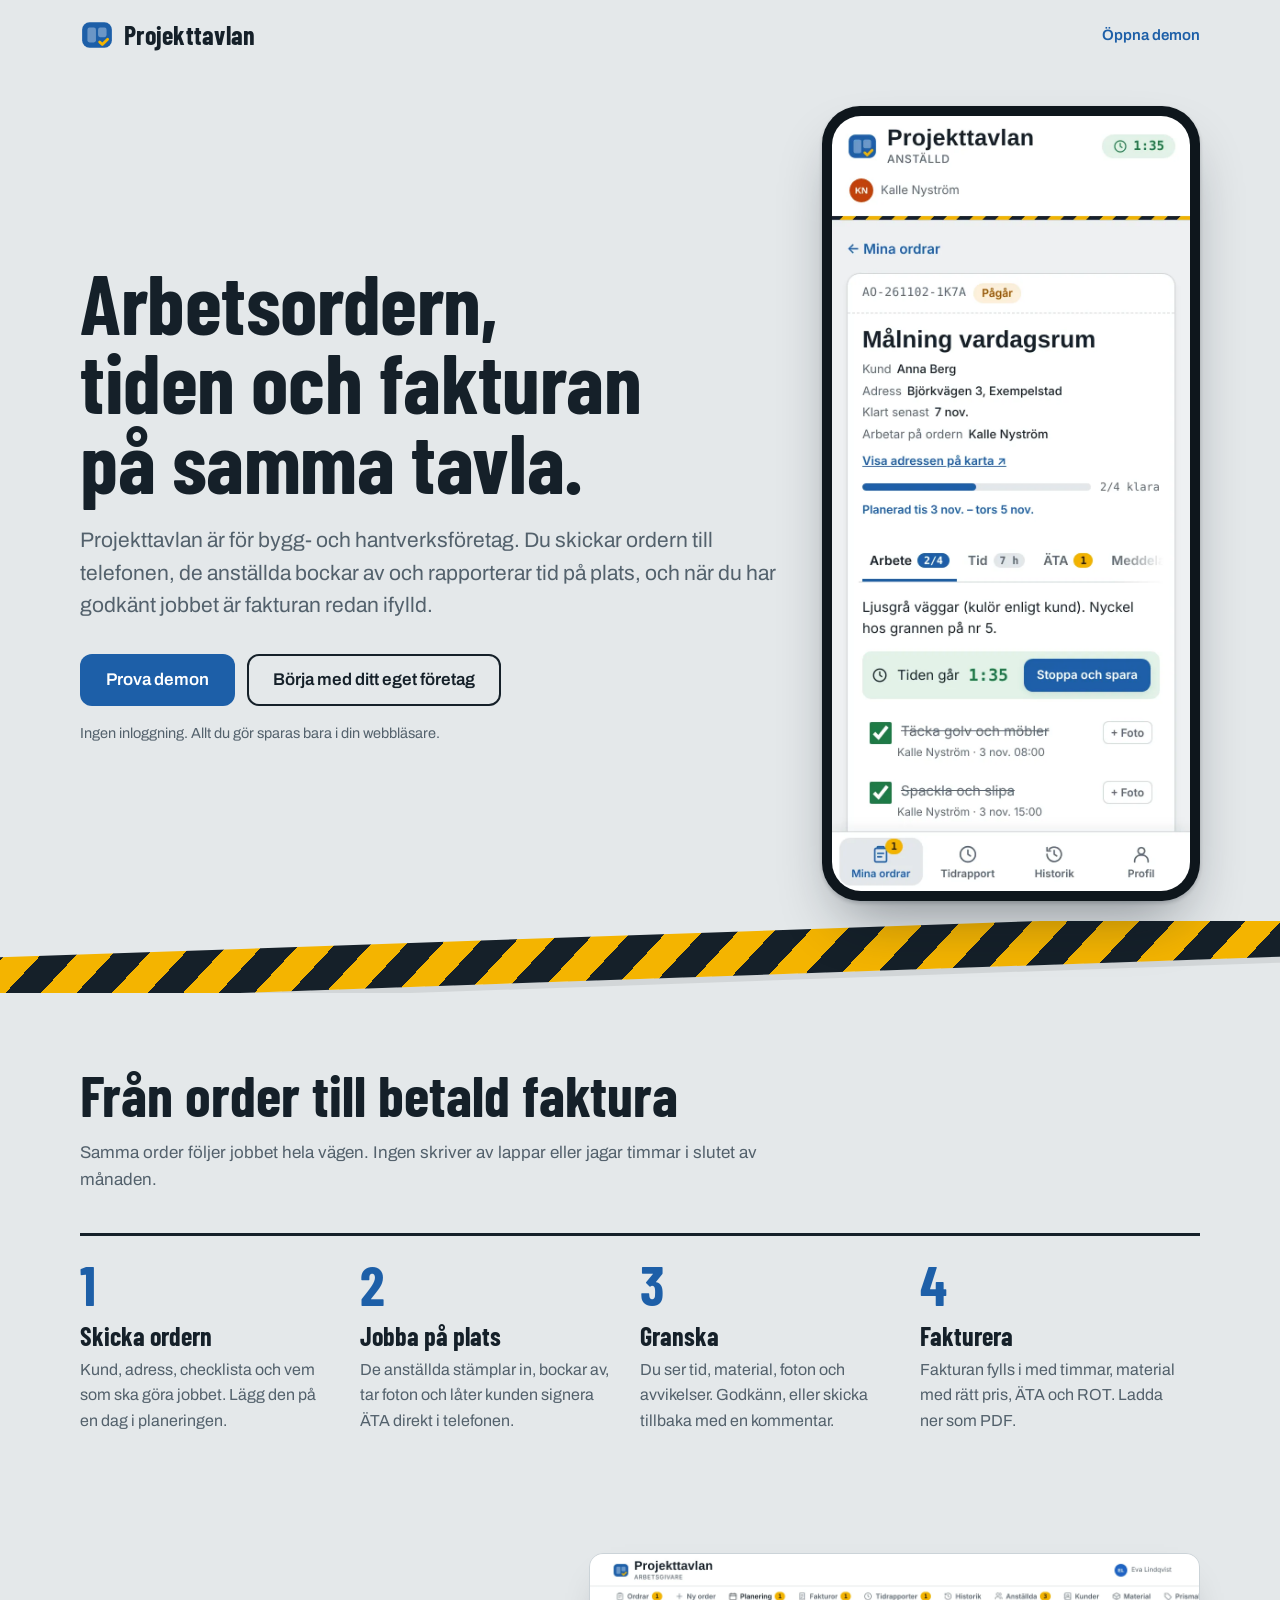
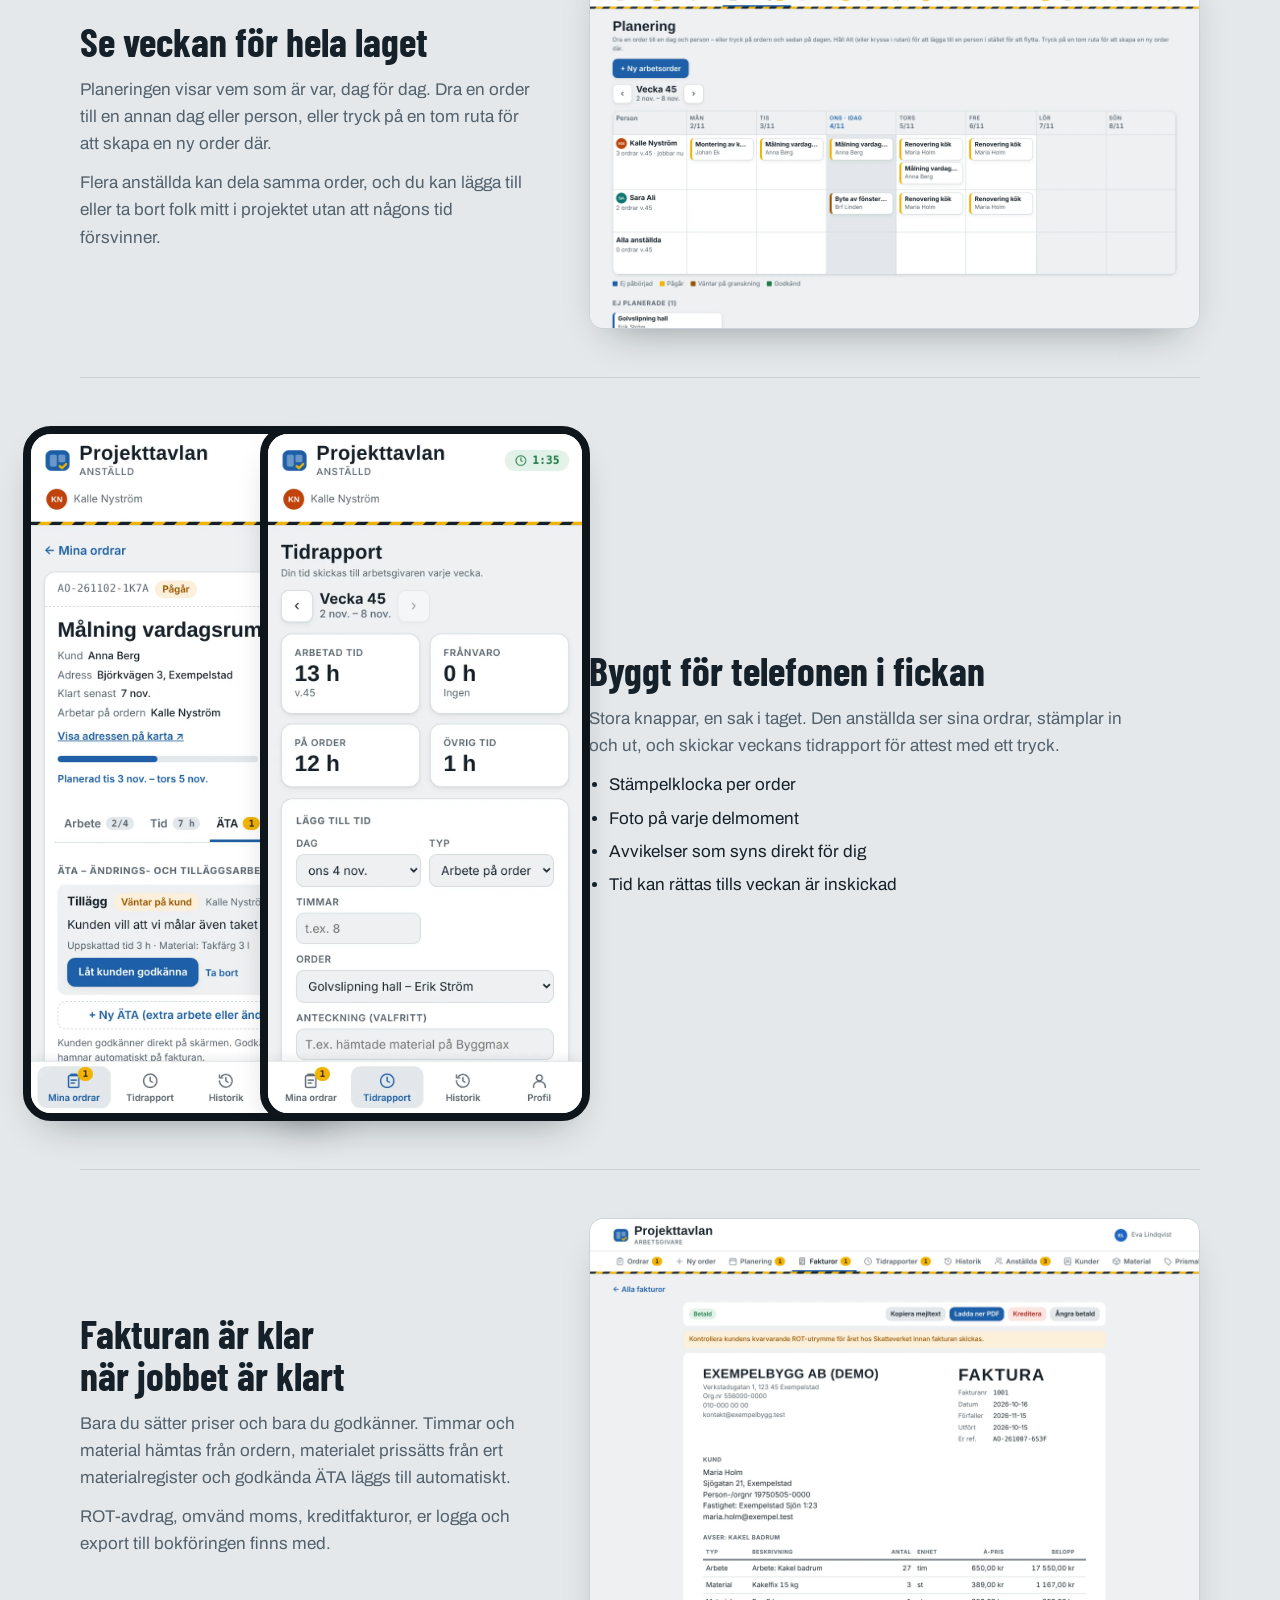
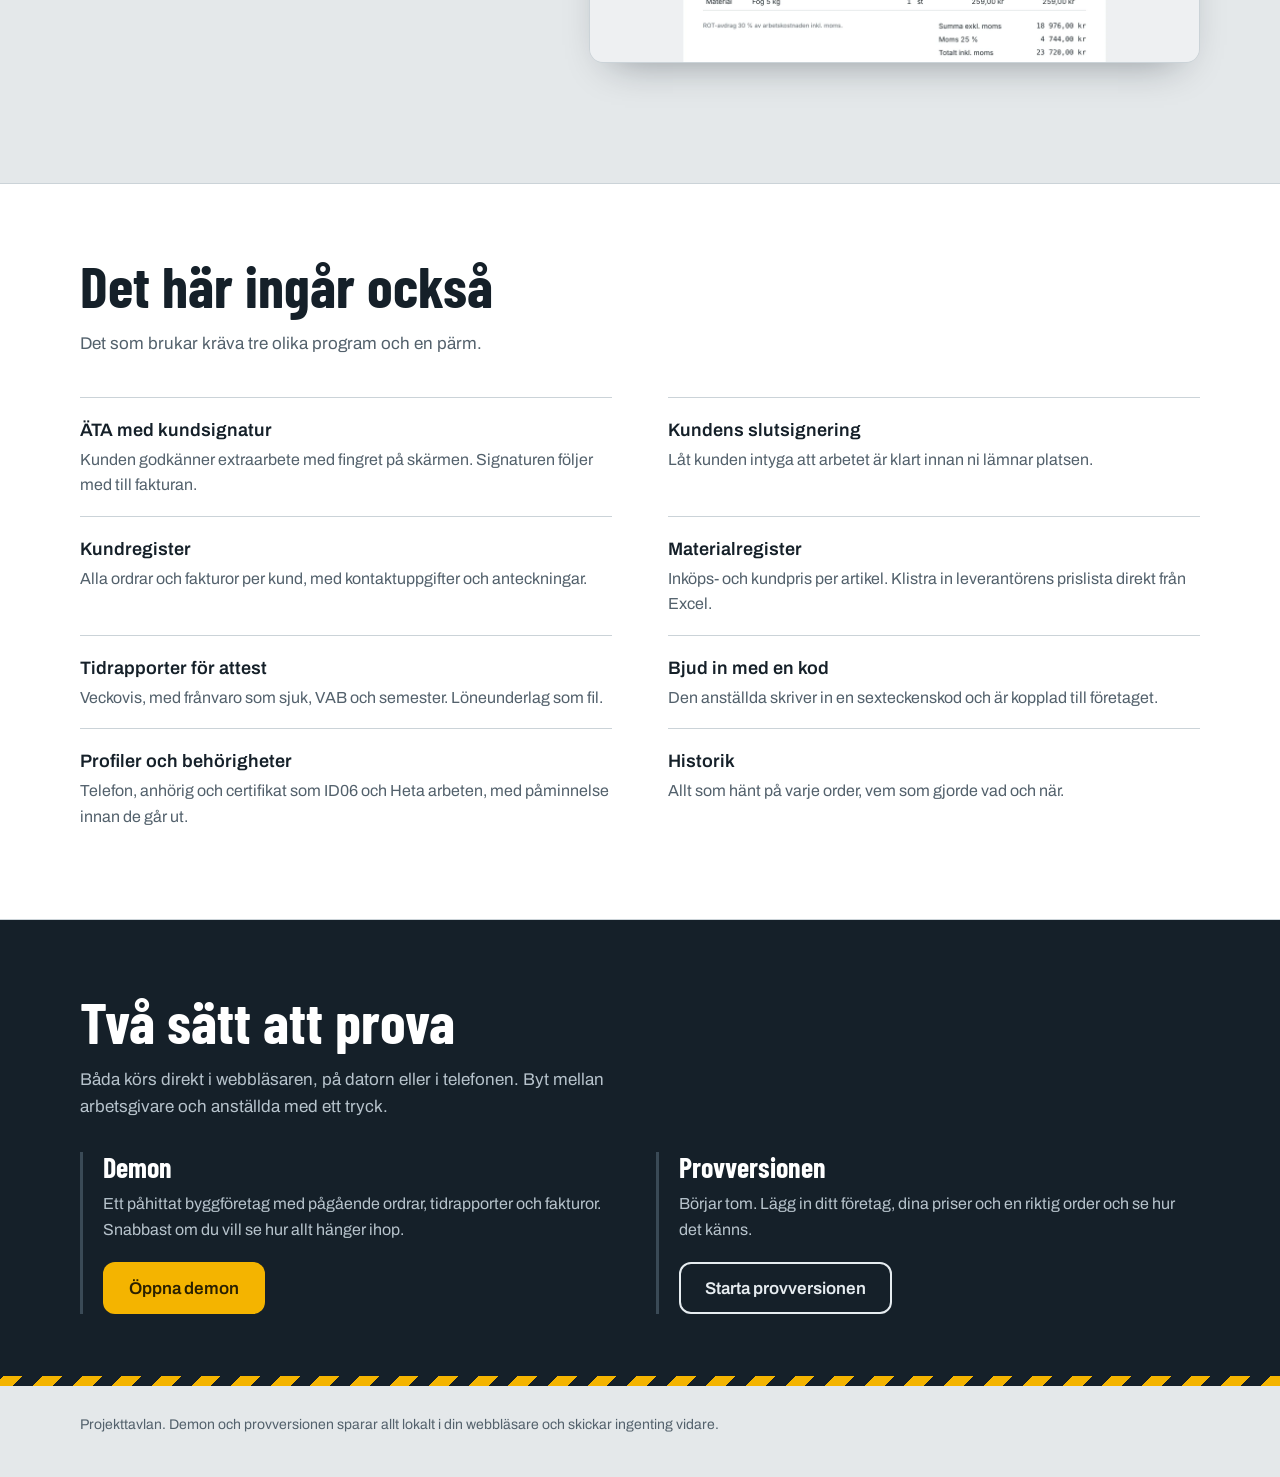
<file: index.html>
<!doctype html>
<html lang="sv">
<head>
<meta charset="utf-8">
<meta name="viewport" content="width=device-width,initial-scale=1,viewport-fit=cover">
<title>Projekttavlan – arbetsordrar, tid och faktura för hantverkare</title>
<meta name="description" content="Projekttavlan samlar arbetsordrar, planering, tidrapporter, ÄTA och fakturor för bygg- och hantverksföretag. Prova demon direkt i webbläsaren.">
<meta property="og:title" content="Projekttavlan">
<meta property="og:description" content="Arbetsordern, tiden och fakturan på samma tavla. Prova demon direkt i webbläsaren.">
<meta property="og:image" content="img/desk-plan.webp">
<link rel="icon" href="data:image/svg+xml,%3Csvg xmlns='http://www.w3.org/2000/svg' viewBox='0 0 32 32'%3E%3Crect x='2' y='4' width='28' height='24' rx='7' fill='%231D5FA8'/%3E%3Cpath d='M18.5 22.5l2.5 2.5 5-5' fill='none' stroke='%23F4B400' stroke-width='2.6' stroke-linecap='round' stroke-linejoin='round'/%3E%3C/svg%3E">
<link rel="preconnect" href="https://fonts.googleapis.com">
<link rel="preconnect" href="https://fonts.gstatic.com" crossorigin>
<link rel="stylesheet" href="https://fonts.googleapis.com/css2?family=Barlow+Condensed:wght@600;700&family=Archivo:wght@400;500;600&display=swap">
<style>
:root{
  --ink:#152029; --concrete:#E4E8EA; --paper:#FFFFFF; --blue:#1D5FA8; --signal:#F4B400;
  --muted:#53616C; --line:#CBD3D8; --blue-ink:#FFFFFF;
  --display:'Barlow Condensed','Arial Narrow',sans-serif;
  --body:'Archivo',system-ui,-apple-system,'Segoe UI',sans-serif;
  --gut:max(20px,env(safe-area-inset-left,0px));
  color-scheme:light;
}
@media (prefers-color-scheme:dark){:root{
  --ink:#E6ECF0; --concrete:#10181E; --paper:#18222B; --blue:#6EA8E8; --muted:#9AA9B4; --line:#2B3843; --blue-ink:#0B1620; color-scheme:dark;
}}
*{box-sizing:border-box}
html{-webkit-text-size-adjust:100%}
body{margin:0;background:var(--concrete);color:var(--ink);font:400 17px/1.6 var(--body)}
img{max-width:100%;height:auto;display:block}
a{color:var(--blue)}
:focus-visible{outline:3px solid var(--blue);outline-offset:3px;border-radius:4px}
.wrap{max-width:1160px;margin:0 auto;padding-inline:var(--gut)}

/* top */
.top{display:flex;align-items:center;justify-content:space-between;gap:16px;padding-block:18px}
.mark{display:flex;align-items:center;gap:10px;font:700 26px/1 var(--display);letter-spacing:.01em;color:var(--ink);text-decoration:none}
.mark svg{width:34px;height:34px;flex:none}
.top a.small{font-weight:600;font-size:15px;text-decoration:none}

/* buttons */
.btn{display:inline-flex;align-items:center;justify-content:center;min-height:52px;padding:12px 24px;border-radius:12px;font:600 17px var(--body);text-decoration:none;border:2px solid transparent}
.btn.main{background:var(--blue);color:var(--blue-ink)}
.btn.main:hover{filter:brightness(1.08)}
.btn.alt{border-color:var(--ink);color:var(--ink)}
.btn.alt:hover{background:var(--ink);color:var(--concrete)}
.ctas{display:flex;flex-wrap:wrap;gap:12px}

/* hero */
.hero{display:grid;grid-template-columns:minmax(0,1.3fr) minmax(0,.7fr);gap:40px;align-items:center;padding-block:36px 56px}
h1{font:700 clamp(50px,6.6vw,86px)/.94 var(--display);letter-spacing:-.005em;margin:0 0 24px;text-wrap:balance}
.lead{font-size:clamp(18px,2vw,21px);line-height:1.55;color:var(--muted);max-width:34em;margin:0 0 32px}
.note{font-size:14.5px;color:var(--muted);margin:16px 0 0}
.stage{position:relative;justify-self:center;width:min(100%,380px)}
.phone{position:relative;z-index:2;border-radius:38px;padding:10px;background:#0E161C;box-shadow:0 30px 60px -20px rgb(10 20 30 / .45),0 2px 4px rgb(10 20 30 / .2)}
.phone img{border-radius:29px;aspect-ratio:390/844;object-fit:cover;object-position:top;width:100%}

/* the tape */
.tape{position:relative;height:72px;margin-block:-36px 0;overflow:hidden;z-index:1}
.tape::before{content:"";position:absolute;inset:14px -40px;background:repeating-linear-gradient(-45deg,var(--signal) 0 26px,#152029 26px 52px);transform:rotate(-2deg);box-shadow:0 6px 0 rgb(0 0 0 / .08)}

/* flow */
section{padding-block:72px}
h2{font:700 clamp(38px,5vw,58px)/1 var(--display);margin:0 0 16px;text-wrap:balance}
.sub{color:var(--muted);max-width:40em;margin:0 0 40px}
.flow{list-style:none;margin:0;padding:0;display:grid;grid-template-columns:repeat(4,minmax(0,1fr));counter-reset:s;border-top:3px solid var(--ink)}
.flow li{counter-increment:s;padding:20px 24px 0 0;position:relative}
.flow li::before{content:counter(s);display:block;font:700 56px/1 var(--display);color:var(--blue);margin-bottom:10px}
.flow b{display:block;font:700 26px/1.1 var(--display);margin-bottom:6px}
.flow p{margin:0;color:var(--muted);font-size:16px}

/* feature rows */
.row{display:grid;grid-template-columns:minmax(0,1fr) minmax(0,1.35fr);gap:56px;align-items:center;padding-block:48px;border-top:1px solid var(--line)}
.row:first-of-type{border-top:0}
.row.flip .txt{order:2}
.row h3{font:700 clamp(30px,3.6vw,40px)/1.05 var(--display);margin:0 0 14px;text-wrap:balance}
.row p{margin:0 0 12px;color:var(--muted);max-width:32em}
.row ul{margin:12px 0 0;padding-left:20px;display:grid;gap:6px}
.shot{border-radius:14px;overflow:hidden;border:1px solid var(--line);background:var(--paper);box-shadow:0 18px 40px -22px rgb(10 20 30 / .45)}
.shot.tall{max-width:330px;justify-self:center;border-radius:28px;border:8px solid #0E161C}
.pair{display:grid;grid-template-columns:minmax(0,1fr) minmax(0,1fr);gap:20px;align-items:start}

/* also */
.also{background:var(--paper);border-block:1px solid var(--line)}
dl.list{display:grid;grid-template-columns:repeat(2,minmax(0,1fr));gap:0 56px;margin:0}
dl.list div{padding:18px 0;border-top:1px solid var(--line)}
dl.list dt{font-weight:600;font-size:18px;margin-bottom:2px}
dl.list dd{margin:0;color:var(--muted);font-size:16px}

/* final */
.final{background:#152029;color:#E6ECF0;position:relative;overflow:hidden}
.final::after{content:"";position:absolute;left:0;right:0;bottom:0;height:10px;background:repeating-linear-gradient(-45deg,var(--signal) 0 14px,#152029 14px 28px)}
.final h2{color:#fff}
.final p{color:#B7C3CC;max-width:36em;margin:0 0 32px}
.final .btn.main{background:var(--signal);color:#2A2000}
.final .btn.alt{border-color:#E6ECF0;color:#E6ECF0}
.final .btn.alt:hover{background:#E6ECF0;color:#152029}
.choices{display:grid;grid-template-columns:repeat(2,minmax(0,1fr));gap:32px;margin-top:8px}
.choices div{border-left:3px solid #3A4A56;padding-left:20px}
.choices h3{font:700 28px/1.1 var(--display);margin:0 0 8px;color:#fff}
.choices p{margin:0 0 20px;font-size:16px}
footer{padding-block:28px 40px;color:var(--muted);font-size:14px}

@media (max-width:900px){
  .hero{grid-template-columns:minmax(0,1fr);padding-top:16px}
  .stage{width:min(82%,330px)}
  .flow{grid-template-columns:repeat(2,minmax(0,1fr));gap:12px 0}
  .row,.row.flip{grid-template-columns:minmax(0,1fr);gap:28px}
  .row.flip .txt{order:0}
  dl.list,.choices{grid-template-columns:minmax(0,1fr)}
  section{padding-block:56px}
}
@media (max-width:520px){
  body{font-size:16px}
  .flow{grid-template-columns:minmax(0,1fr)}
  .flow li{display:grid;grid-template-columns:44px minmax(0,1fr);padding:16px 0 0;border-top:1px solid var(--line)}
  .flow li:first-child{border-top:0}
  .flow li::before{font-size:40px;grid-row:span 2}
  .btn{width:100%}
  .pair{grid-template-columns:minmax(0,1fr)}
  .top a.small{display:none}
}
@media (prefers-reduced-motion:no-preference){
  .phone{animation:rise .8s cubic-bezier(.2,.8,.2,1) both .1s}
  @keyframes rise{from{transform:translateY(40px) rotate(2deg);opacity:0}to{transform:none;opacity:1}}
}
</style>
</head>
<body>
<header class="wrap top">
  <a class="mark" href="./" aria-label="Projekttavlan, startsida">
    <svg viewBox="0 0 32 32" aria-hidden="true"><rect x="2" y="4" width="28" height="24" rx="7" fill="#1D5FA8"/><rect x="7" y="9" width="8" height="14" rx="2" fill="#fff" opacity=".35"/><rect x="17" y="9" width="8" height="9" rx="2" fill="#fff" opacity=".35"/><path d="M18.5 22.5l2.5 2.5 5-5" fill="none" stroke="#F4B400" stroke-width="2.6" stroke-linecap="round" stroke-linejoin="round"/></svg>
    Projekttavlan
  </a>
  <a class="small" href="projekttavlan/">Öppna demon</a>
</header>

<main>
  <div class="wrap hero">
    <div>
      <h1>Arbetsordern, tiden och fakturan på samma tavla.</h1>
      <p class="lead">Projekttavlan är för bygg- och hantverksföretag. Du skickar ordern till telefonen, de anställda bockar av och rapporterar tid på plats, och när du har godkänt jobbet är fakturan redan ifylld.</p>
      <div class="ctas">
        <a class="btn main" href="projekttavlan/">Prova demon</a>
        <a class="btn alt" href="projekttavlan/prova/">Börja med ditt eget företag</a>
      </div>
      <p class="note">Ingen inloggning. Allt du gör sparas bara i din webbläsare.</p>
    </div>
    <div class="stage">
      <div class="phone"><img src="img/phone-order.webp" width="390" height="844" alt="Projekttavlan i mobilen: ordern Målning vardagsrum med stämpelklocka och checklista"></div>
    </div>
  </div>

  <div class="tape" aria-hidden="true"></div>

  <section class="wrap" aria-labelledby="flow-h">
    <h2 id="flow-h">Från order till betald faktura</h2>
    <p class="sub">Samma order följer jobbet hela vägen. Ingen skriver av lappar eller jagar timmar i slutet av månaden.</p>
    <ol class="flow">
      <li><b>Skicka ordern</b><p>Kund, adress, checklista och vem som ska göra jobbet. Lägg den på en dag i planeringen.</p></li>
      <li><b>Jobba på plats</b><p>De anställda stämplar in, bockar av, tar foton och låter kunden signera ÄTA direkt i telefonen.</p></li>
      <li><b>Granska</b><p>Du ser tid, material, foton och avvikelser. Godkänn, eller skicka tillbaka med en kommentar.</p></li>
      <li><b>Fakturera</b><p>Fakturan fylls i med timmar, material med rätt pris, ÄTA och ROT. Ladda ner som PDF.</p></li>
    </ol>
  </section>

  <section class="wrap" aria-label="Funktioner" style="padding-top:0">
    <div class="row">
      <div class="txt">
        <h3>Se veckan för hela laget</h3>
        <p>Planeringen visar vem som är var, dag för dag. Dra en order till en annan dag eller person, eller tryck på en tom ruta för att skapa en ny order där.</p>
        <p>Flera anställda kan dela samma order, och du kan lägga till eller ta bort folk mitt i projektet utan att någons tid försvinner.</p>
      </div>
      <img class="shot" src="img/desk-plan.webp" width="1240" height="760" loading="lazy" alt="Planeringsvyn med veckans ordrar per anställd">
    </div>
    <div class="row flip">
      <div class="txt">
        <h3>Byggt för telefonen i fickan</h3>
        <p>Stora knappar, en sak i taget. Den anställda ser sina ordrar, stämplar in och ut, och skickar veckans tidrapport för attest med ett tryck.</p>
        <ul>
          <li>Stämpelklocka per order</li>
          <li>Foto på varje delmoment</li>
          <li>Avvikelser som syns direkt för dig</li>
          <li>Tid kan rättas tills veckan är inskickad</li>
        </ul>
      </div>
      <div class="pair">
        <img class="shot tall" src="img/phone-ata.webp" width="390" height="844" loading="lazy" alt="ÄTA i mobilen som väntar på kundens godkännande">
        <img class="shot tall" src="img/phone-time.webp" width="390" height="844" loading="lazy" alt="Veckans tidrapport i mobilen">
      </div>
    </div>
    <div class="row">
      <div class="txt">
        <h3>Fakturan är klar när jobbet är klart</h3>
        <p>Bara du sätter priser och bara du godkänner. Timmar och material hämtas från ordern, materialet prissätts från ert materialregister och godkända ÄTA läggs till automatiskt.</p>
        <p>ROT-avdrag, omvänd moms, kreditfakturor, er logga och export till bokföringen finns med.</p>
      </div>
      <img class="shot" src="img/desk-invoice.webp" width="1240" height="860" loading="lazy" alt="Fakturautkast med arbetsrader, material och ROT-avdrag">
    </div>
  </section>

  <section class="also" aria-labelledby="also-h">
    <div class="wrap">
      <h2 id="also-h">Det här ingår också</h2>
      <p class="sub">Det som brukar kräva tre olika program och en pärm.</p>
      <dl class="list">
        <div><dt>ÄTA med kundsignatur</dt><dd>Kunden godkänner extraarbete med fingret på skärmen. Signaturen följer med till fakturan.</dd></div>
        <div><dt>Kundens slutsignering</dt><dd>Låt kunden intyga att arbetet är klart innan ni lämnar platsen.</dd></div>
        <div><dt>Kundregister</dt><dd>Alla ordrar och fakturor per kund, med kontaktuppgifter och anteckningar.</dd></div>
        <div><dt>Materialregister</dt><dd>Inköps- och kundpris per artikel. Klistra in leverantörens prislista direkt från Excel.</dd></div>
        <div><dt>Tidrapporter för attest</dt><dd>Veckovis, med frånvaro som sjuk, VAB och semester. Löneunderlag som fil.</dd></div>
        <div><dt>Bjud in med en kod</dt><dd>Den anställda skriver in en sexteckenskod och är kopplad till företaget.</dd></div>
        <div><dt>Profiler och behörigheter</dt><dd>Telefon, anhörig och certifikat som ID06 och Heta arbeten, med påminnelse innan de går ut.</dd></div>
        <div><dt>Historik</dt><dd>Allt som hänt på varje order, vem som gjorde vad och när.</dd></div>
      </dl>
    </div>
  </section>

  <section class="final" aria-labelledby="final-h">
    <div class="wrap">
      <h2 id="final-h">Två sätt att prova</h2>
      <p>Båda körs direkt i webbläsaren, på datorn eller i telefonen. Byt mellan arbetsgivare och anställda med ett tryck.</p>
      <div class="choices">
        <div>
          <h3>Demon</h3>
          <p>Ett påhittat byggföretag med pågående ordrar, tidrapporter och fakturor. Snabbast om du vill se hur allt hänger ihop.</p>
          <a class="btn main" href="projekttavlan/">Öppna demon</a>
        </div>
        <div>
          <h3>Provversionen</h3>
          <p>Börjar tom. Lägg in ditt företag, dina priser och en riktig order och se hur det känns.</p>
          <a class="btn alt" href="projekttavlan/prova/">Starta provversionen</a>
        </div>
      </div>
    </div>
  </section>
</main>

<footer class="wrap">Projekttavlan. Demon och provversionen sparar allt lokalt i din webbläsare och skickar ingenting vidare.</footer>
</body>
</html>
</file>
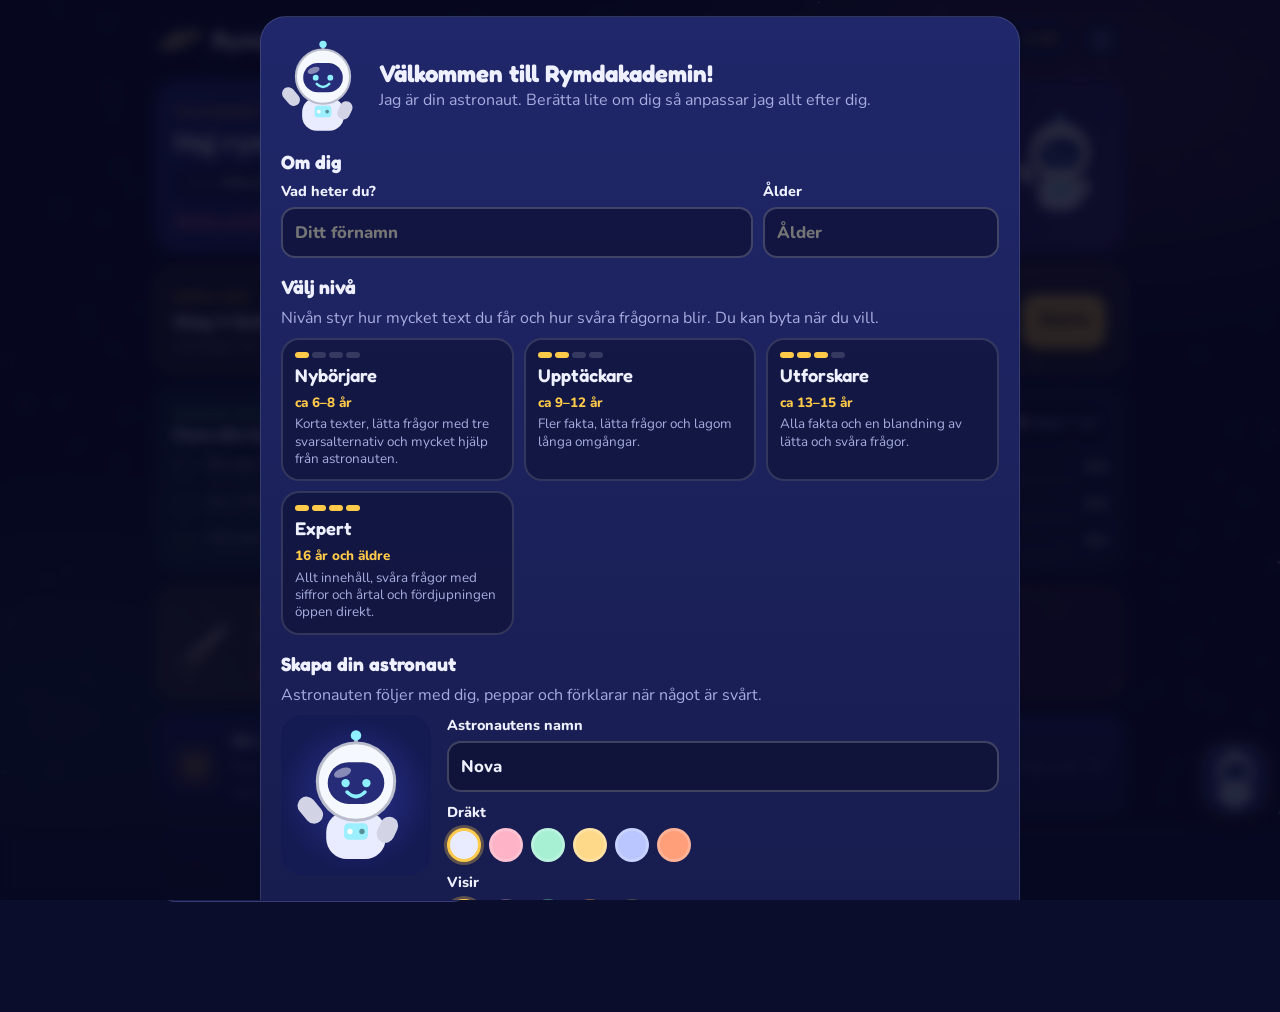
<file: rymdakademin/index.html>
<!DOCTYPE html>
<html lang="sv">
<head>
<meta charset="utf-8">
<meta name="viewport" content="width=device-width, initial-scale=1, viewport-fit=cover">
<title>Rymdakademin</title>
<meta name="theme-color" content="#0a0d2b">
<meta name="apple-mobile-web-app-capable" content="yes">
<meta name="mobile-web-app-capable" content="yes">
<meta name="apple-mobile-web-app-status-bar-style" content="black">
<meta name="apple-mobile-web-app-title" content="Rymdakademin">
<link rel="manifest" href="manifest.webmanifest">
<link rel="icon" type="image/png" sizes="192x192" href="icons/icon-192.png">
<link rel="apple-touch-icon" href="icons/icon-180.png">
<style>@font-face{font-family:'Fredoka';font-style:normal;font-weight:500;font-display:swap;src:url(fonts/fredoka-latin-500-normal.woff2) format('woff2')}@font-face{font-family:'Fredoka';font-style:normal;font-weight:600;font-display:swap;src:url(fonts/fredoka-latin-600-normal.woff2) format('woff2')}@font-face{font-family:'Fredoka';font-style:normal;font-weight:700;font-display:swap;src:url(fonts/fredoka-latin-700-normal.woff2) format('woff2')}@font-face{font-family:'Nunito';font-style:normal;font-weight:400;font-display:swap;src:url(fonts/nunito-latin-400-normal.woff2) format('woff2')}@font-face{font-family:'Nunito';font-style:normal;font-weight:600;font-display:swap;src:url(fonts/nunito-latin-600-normal.woff2) format('woff2')}@font-face{font-family:'Nunito';font-style:normal;font-weight:800;font-display:swap;src:url(fonts/nunito-latin-800-normal.woff2) format('woff2')}@font-face{font-family:'Atkinson Hyperlegible';font-style:normal;font-weight:400;font-display:swap;src:url(fonts/atkinson-hyperlegible-latin-400-normal.woff2) format('woff2')}@font-face{font-family:'Atkinson Hyperlegible';font-style:normal;font-weight:700;font-display:swap;src:url(fonts/atkinson-hyperlegible-latin-700-normal.woff2) format('woff2')}
.top{padding-top:env(safe-area-inset-top)}</style>

<style>
:root{
  /* Layout: en enda rymdvärld. Stjärnhimmel bakom, kort som fönster i en rymdstation, tio lägen i en rullbar flikrad */
  --space:#0a0d2b; --panel:#151a47; --panel-2:#20276a; --ink:#eef0ff; --muted:#a6acdf;
  --sun:#ffc94a; --pink:#ff7aa8; --mint:#5fe0b0; --bad:#ff6b6b;
  --display:"Fredoka","Nunito",system-ui,sans-serif;
  --body:"Nunito",system-ui,-apple-system,"Segoe UI",sans-serif;
  color-scheme:dark;
}
*{box-sizing:border-box}
html,body{margin:0;min-height:100%}
body{background:var(--space);
  background-image:radial-gradient(60% 40% at 85% 10%,rgba(255,122,168,.18),transparent 70%),radial-gradient(50% 40% at 5% 80%,rgba(95,224,176,.12),transparent 70%);
  background-attachment:fixed;color:var(--ink);font-family:var(--body);font-size:16px;line-height:1.5;}
#sky{position:fixed;inset:0;width:100%;height:100%;z-index:0;pointer-events:none}
.app{position:relative;z-index:1;max-width:1000px;margin:0 auto;padding:16px 16px 48px;display:flex;flex-direction:column;gap:16px}
h1,h2,h3{font-family:var(--display);margin:0;text-wrap:balance;line-height:1.15}
p{margin:0}
button,input{font:inherit;color:inherit}
button{cursor:pointer}
button:focus-visible,.flip:focus-visible,a:focus-visible,input:focus-visible,.star-hit:focus-visible{outline:3px solid var(--sun);outline-offset:3px}
canvas.art{display:block}

/* Header */
.top{display:flex;align-items:center;justify-content:space-between;gap:10px;flex-wrap:wrap}
.brand{display:flex;align-items:center;gap:8px}
.brand .art{width:48px;height:48px}
.brand h1{font-size:1.6rem;font-weight:700}
.brand h1 span{color:var(--sun)}
.top-right{display:flex;gap:8px;align-items:center;flex-wrap:wrap}
.hud{display:flex;align-items:center;gap:10px;background:var(--panel);border:1px solid rgba(255,255,255,.08);padding:8px 12px;border-radius:999px}
.hud .lvl{font-family:var(--display);font-weight:600;font-size:.95rem;white-space:nowrap}
.hud .bar{width:84px;height:8px;border-radius:99px;background:rgba(255,255,255,.12);overflow:hidden}
.hud .bar i{display:block;height:100%;background:linear-gradient(90deg,var(--sun),var(--pink));border-radius:99px;transition:width .5s}
.hud .xp{font-variant-numeric:tabular-nums;color:var(--sun);font-weight:800;font-size:.9rem;white-space:nowrap}
.iconbtn{display:inline-flex;align-items:center;gap:6px;border:1px solid rgba(255,255,255,.12);background:var(--panel);border-radius:999px;padding:8px 11px;font-weight:800;font-size:.85rem;color:var(--muted)}
.iconbtn svg{width:18px;height:18px}
.iconbtn[aria-pressed="true"]{color:var(--ink);border-color:var(--sun)}

/* Tabs */
.tabs{display:none;gap:6px;background:var(--panel);padding:6px;border-radius:18px;border:1px solid rgba(255,255,255,.08);overflow-x:auto;scrollbar-width:none;position:sticky;top:8px;z-index:5;box-shadow:0 8px 24px rgba(0,0,0,.35)}
.tabs button{flex:0 0 auto;border:0;background:transparent;padding:9px 12px;border-radius:13px;font-family:var(--display);font-weight:600;font-size:.98rem;color:var(--muted);display:flex;align-items:center;gap:6px}
.tabs button svg{width:19px;height:19px}
.tabs button[aria-selected="true"]{background:var(--panel-2);color:var(--ink);box-shadow:inset 0 -3px 0 var(--sun)}

.view{display:none;flex-direction:column;gap:16px}
.view.on{display:flex}
.card{background:linear-gradient(180deg,var(--panel-2),var(--panel));border:1px solid rgba(255,255,255,.08);border-radius:24px;padding:20px}
.lead{color:var(--muted);max-width:62ch}
.vhead{display:flex;flex-direction:column;gap:4px}
.vhead h2{font-size:1.6rem}

/* Chips */
.chips-row{display:flex;gap:6px;overflow-x:auto;padding-bottom:2px;scrollbar-width:none;flex-wrap:wrap}
.chips-row.scroll{flex-wrap:nowrap}
.chips-row button{flex:0 0 auto;border:1px solid rgba(255,255,255,.15);background:rgba(255,255,255,.04);color:var(--muted);border-radius:999px;padding:6px 12px;font-weight:800;font-size:.85rem}
.chips-row button[aria-pressed="true"]{background:var(--pink);border-color:var(--pink);color:#2b0718}

/* Dagens fakta */
.daily{display:grid;grid-template-columns:72px 1fr;gap:14px;align-items:center;background:linear-gradient(110deg,rgba(255,201,74,.16),rgba(255,122,168,.1));border:1px solid rgba(255,201,74,.35);border-radius:22px;padding:12px 16px}
.daily .art{width:72px;height:72px}
.daily small{color:var(--sun);font-weight:800;letter-spacing:1px;text-transform:uppercase;font-size:.72rem}
.daily p{margin:2px 0 6px}
.linkbtn{border:0;background:none;padding:0;color:var(--pink);font-weight:800;text-decoration:underline;text-underline-offset:3px}

/* Explore */
.strip-head{display:flex;justify-content:space-between;align-items:baseline;gap:8px;color:var(--muted);font-size:.9rem}
.strip-head b{color:var(--ink);font-family:var(--display);font-weight:600;font-size:1.05rem}
.strip{display:flex;gap:6px;overflow-x:auto;padding:6px 2px 10px;scroll-snap-type:x proximity;scrollbar-width:thin}
.body-btn{flex:0 0 auto;scroll-snap-align:center;border:2px solid transparent;background:rgba(255,255,255,.04);border-radius:18px;padding:6px 6px 8px;display:flex;flex-direction:column;align-items:center;gap:2px;width:84px;position:relative}
.body-btn .art{width:64px;height:64px}
.body-btn span{font-size:.76rem;font-weight:800;color:var(--muted);text-align:center;line-height:1.2}
.body-btn[aria-current="true"]{border-color:var(--sun);background:rgba(255,201,74,.1)}
.body-btn[aria-current="true"] span{color:var(--ink)}
.body-btn .done{position:absolute;top:4px;right:6px;color:var(--sun);font-size:.85rem}
.detail{display:grid;grid-template-columns:minmax(220px,1fr) 1.3fr;gap:20px;align-items:start}
.hero{position:relative;display:grid;place-items:center;padding:8px}
.hero .art{width:100%;max-width:320px;aspect-ratio:1;height:auto}
.nav-arrows{display:flex;gap:8px;justify-content:center;margin-top:4px;flex-wrap:wrap}
.nav-arrows button{border:1px solid rgba(255,255,255,.15);background:rgba(255,255,255,.05);border-radius:999px;padding:6px 14px;font-weight:800;font-size:.9rem}
.info{display:flex;flex-direction:column;gap:14px;min-width:0}
.kicker{color:var(--pink);font-weight:800;font-size:.8rem;letter-spacing:1.2px;text-transform:uppercase}
.info h2{font-size:2.2rem;font-weight:700;overflow-wrap:anywhere}
.tag{color:var(--muted);font-size:1.05rem;max-width:60ch}
.stats{display:grid;grid-template-columns:repeat(2,minmax(0,1fr));gap:8px}
.stat{background:rgba(10,13,43,.55);border:1px solid rgba(255,255,255,.07);border-radius:14px;padding:8px 12px}
.stat small{display:block;color:var(--muted);font-size:.75rem;font-weight:600}
.stat b{font-family:var(--display);font-weight:600;font-size:1.02rem;font-variant-numeric:tabular-nums}
.facts{list-style:none;margin:0;padding:0;display:flex;flex-direction:column;gap:8px}
.facts li{display:flex;gap:10px;align-items:flex-start;max-width:65ch}
.facts li::before{content:"";flex:0 0 10px;height:10px;margin-top:7px;border-radius:50%;background:var(--mint);box-shadow:0 0 10px var(--mint)}
.see{display:flex;gap:12px;align-items:flex-start;background:rgba(122,140,255,.12);border:1px solid rgba(122,140,255,.45);border-radius:18px;padding:12px 14px}
.see svg{width:30px;height:30px;flex:0 0 auto;color:#a9b6ff}
.see b{font-family:var(--display);font-weight:600;color:#c3ccff}
.did{display:flex;gap:12px;align-items:center;background:rgba(255,201,74,.1);border:1px dashed rgba(255,201,74,.5);border-radius:18px;padding:10px 14px}
.did svg{width:54px;height:60px;flex:0 0 auto}
.did b{font-family:var(--display);font-weight:600;color:var(--sun)}
.primary{border:0;border-radius:16px;padding:13px 18px;background:var(--sun);color:#2a1a00;font-family:var(--display);font-weight:600;font-size:1.05rem;box-shadow:0 5px 0 #c4901c;transition:transform .1s,box-shadow .1s}
.primary:active{transform:translateY(3px);box-shadow:0 2px 0 #c4901c}
.primary[disabled]{background:rgba(95,224,176,.18);color:var(--mint);box-shadow:none;cursor:default}
.ghost{border:2px solid rgba(255,255,255,.18);background:transparent;border-radius:16px;padding:11px 16px;font-family:var(--display);font-weight:600;font-size:1rem}
.ghost[disabled]{opacity:.45;cursor:default}

/* Fördjupning */
.deep-btn{display:flex;align-items:center;justify-content:center;gap:8px;border:2px solid var(--mint);background:rgba(95,224,176,.08);color:var(--mint);border-radius:16px;padding:11px 16px;font-family:var(--display);font-weight:600;font-size:1.02rem}
.deep-btn svg{width:20px;height:20px}
.deep-btn[aria-expanded="true"]{background:rgba(95,224,176,.18)}
.deep{display:flex;flex-direction:column;gap:10px;background:rgba(10,13,43,.55);border:1px solid rgba(95,224,176,.3);border-radius:18px;padding:14px}
.deep[hidden]{display:none}
.deep section{display:grid;grid-template-columns:30px 1fr;gap:10px;align-items:start}
.deep .dnum{width:30px;height:30px;border-radius:50%;display:grid;place-items:center;background:var(--mint);color:#06281d;font-family:var(--display);font-weight:700}
.deep h3{font-size:1.05rem;font-weight:600;color:var(--mint)}
.deep p{max-width:62ch}

/* Svåra ord */
.term{font:inherit;color:inherit;background:none;border:0;padding:0;margin:0;cursor:help;text-decoration:underline dotted var(--mint) 2px;text-underline-offset:4px;border-radius:4px}
.term:hover,.term.on{background:rgba(95,224,176,.18);color:var(--ink)}
.term-demo{text-decoration:underline dotted var(--mint) 2px;text-underline-offset:4px;color:var(--ink)}
.gl-hint{font-size:.82rem;color:var(--muted)}
.termpop{position:fixed;z-index:40;background:#1d2468;border:2px solid var(--mint);border-radius:18px;padding:12px 14px;box-shadow:0 14px 40px rgba(0,0,0,.55);display:flex;flex-direction:column;gap:8px}
.termpop[hidden]{display:none}
.tp-head{display:flex;justify-content:space-between;align-items:center;gap:10px}
.tp-head b{font-family:var(--display);font-weight:600;font-size:1.2rem;color:var(--mint)}
.tp-head button{border:0;background:rgba(255,255,255,.1);width:30px;height:30px;border-radius:50%;font-size:1.2rem;line-height:1}
.gloss .seen dt::after{content:"✓";color:var(--mint);margin-left:6px;font-size:.9rem}

/* Uppläsning */
.say{white-space:nowrap;display:inline-flex;align-items:center;gap:6px;border:1px solid rgba(255,255,255,.2);background:rgba(255,255,255,.06);color:var(--ink);border-radius:999px;padding:5px 11px 5px 9px;font-weight:800;font-size:.8rem;flex:0 0 auto;font-family:var(--body)}
.say svg{width:16px;height:16px}
.say.talking{background:var(--sun);color:#2a1a00;border-color:var(--sun);animation:pulse 1.2s ease-in-out infinite}
@keyframes pulse{50%{box-shadow:0 0 0 6px rgba(255,201,74,.2)}}
.title-row{display:flex;justify-content:space-between;align-items:flex-start;gap:10px}
.deep-top{display:flex;justify-content:flex-end}
.face .say{margin-top:4px}

/* Stjärnkartan */
.why-grid{display:grid;grid-template-columns:repeat(auto-fill,minmax(250px,1fr));gap:10px}
.why{display:grid;grid-template-columns:52px 1fr;gap:10px;align-items:center;background:rgba(10,13,43,.5);border-radius:16px;padding:10px}
.why .art{width:52px;height:52px}
.why b{font-family:var(--display);font-weight:600;color:var(--sun)}
.steps{list-style:none;margin:0;padding:0;display:grid;grid-template-columns:repeat(auto-fill,minmax(290px,1fr));gap:12px}
.step{display:flex;flex-direction:column;gap:10px;background:linear-gradient(180deg,var(--panel-2),var(--panel));border:1px solid rgba(255,255,255,.08);border-radius:20px;padding:14px}
.step>svg{width:100%;height:96px;background:rgba(10,13,43,.6);border-radius:14px;font-family:Nunito,sans-serif}
.step>div{display:flex;flex-direction:column;gap:6px;align-items:flex-start}
.step .dnum{width:28px;height:28px;border-radius:50%;display:grid;place-items:center;background:var(--sun);color:#2a1a00;font-family:var(--display);font-weight:700}
.step h3{font-size:1.15rem}
#skymap{width:100%;max-width:600px;aspect-ratio:1;height:auto;display:block;cursor:crosshair;touch-action:manipulation}
.sky-day{background:rgba(255,201,74,.12);border:1px solid rgba(255,201,74,.4);border-radius:14px;padding:8px 12px;font-weight:600}
.sky-day[hidden]{display:none}
.legend{display:flex;flex-wrap:wrap;gap:6px 14px;font-size:.8rem;color:var(--muted);font-weight:700;justify-content:center}
.legend span{display:flex;align-items:center;gap:6px}
.legend i{display:inline-block}
.lg-dot{width:9px;height:9px;border-radius:50%;background:#fff}
.lg-line{width:18px;border-top:2px solid #9fd0ff}
.lg-ecl{width:18px;border-top:2px dashed #ffb05a}
.lg-tri{width:18px;border-top:2px dotted #ffc94a}
.lg-pl{width:12px;height:12px;border-radius:50%;background:#ffe6c0;outline:1.5px dashed #ffc94a;outline-offset:2px}
.lg-moon{width:12px;height:12px;border-radius:50%;background:linear-gradient(90deg,#2a2f55 50%,#f4f2e8 50%)}
.sky-planets{font-size:.9rem;color:var(--muted)}
.sky-planets b{color:var(--sun)}
.lg-mw{width:18px;height:8px;border-radius:4px;background:rgba(200,210,255,.3)}
.sky-card{display:flex;justify-content:space-between;gap:12px;align-items:flex-start;background:rgba(255,201,74,.1);border:1px solid rgba(255,201,74,.4);border-radius:16px;padding:12px 14px}
.sky-card b{font-family:var(--display);font-weight:600;font-size:1.15rem;color:var(--sun)}
.tasks{list-style:none;margin:0;padding:0;display:flex;flex-direction:column;gap:6px}
.tasks li{display:flex;gap:10px;align-items:center;background:rgba(10,13,43,.5);border-radius:12px;padding:8px 12px}
.tasks .tick{flex:0 0 22px;height:22px;border-radius:50%;border:2px solid rgba(255,255,255,.3);display:grid;place-items:center;font-weight:800;font-size:.8rem}
.tasks li.ok{color:var(--mint)}
.tasks li.ok .tick{background:var(--mint);border-color:var(--mint);color:#06281d}

/* Navigering */
.sr{position:absolute;left:-9999px}
.app{padding-bottom:110px}
.bnav{position:fixed;left:0;right:0;bottom:0;z-index:30;display:flex;justify-content:center;gap:2px;padding:6px 8px calc(6px + env(safe-area-inset-bottom));background:rgba(15,19,58,.92);backdrop-filter:blur(12px);-webkit-backdrop-filter:blur(12px);border-top:1px solid rgba(255,255,255,.1)}
.bnav button{flex:1;max-width:130px;border:0;background:none;color:var(--muted);display:flex;flex-direction:column;align-items:center;gap:3px;padding:7px 2px;border-radius:14px;font-weight:800;font-size:.74rem;position:relative}
.bnav svg{width:24px;height:24px}
.bnav button[aria-current="page"]{color:var(--sun);background:rgba(255,201,74,.1)}
.bnav button[aria-current="page"]::before{content:"";position:absolute;top:-7px;left:30%;right:30%;height:3px;border-radius:3px;background:var(--sun)}
.crumb{display:flex;align-items:center;gap:10px;font-weight:800;color:var(--muted)}
.crumb[hidden]{display:none}
.crumb button{border:1px solid rgba(255,255,255,.18);background:var(--panel);border-radius:999px;padding:7px 14px;font-weight:800;color:var(--ink)}
.tiles{display:grid;grid-template-columns:repeat(auto-fill,minmax(280px,1fr));gap:10px}
.tile{display:grid;grid-template-columns:48px 1fr 18px;gap:12px;align-items:center;text-align:left;border:1px solid rgba(255,255,255,.1);background:linear-gradient(180deg,var(--panel-2),var(--panel));border-radius:20px;padding:12px 14px;min-height:72px;transition:transform .12s,border-color .2s}
.tile:hover{border-color:var(--sun);transform:translateY(-2px)}
.ticon{width:48px;height:48px;border-radius:14px;display:grid;place-items:center;background:rgba(255,201,74,.14);color:var(--sun)}
.ticon svg{width:26px;height:26px}
.ttext b{display:block;font-family:var(--display);font-weight:600;font-size:1.1rem}
.ttext small{color:var(--muted);font-size:.85rem;line-height:1.3}
.tarrow{font-size:1.6rem;color:var(--muted);font-weight:800}
.tile.miss .ticon{background:rgba(255,107,107,.18);color:var(--bad)}
.mer{display:flex;flex-direction:column;gap:10px}
.ghead{font-size:1rem;color:var(--muted);font-weight:600;margin-top:6px}
.hello{background:linear-gradient(120deg,#2b2f86,#1a1f5c 60%,#3b2a6e);border:1px solid rgba(255,255,255,.1);border-radius:24px;padding:18px}
.hello small{color:var(--sun);font-weight:800;letter-spacing:1px;text-transform:uppercase;font-size:.72rem}
.hello h2{font-size:1.8rem;margin:2px 0 10px}
.hstats{display:flex;flex-wrap:wrap;gap:6px}
.hstats span{background:rgba(10,13,43,.55);border-radius:999px;padding:5px 11px;font-size:.85rem;color:var(--muted)}
.hstats b{color:var(--ink)}
.cont{display:flex;justify-content:space-between;align-items:center;gap:14px;background:rgba(255,201,74,.1);border:2px solid rgba(255,201,74,.5);border-radius:22px;padding:14px 16px}
.cont small{color:var(--sun);font-weight:800;letter-spacing:1px;text-transform:uppercase;font-size:.72rem}
.cont h3{font-size:1.2rem;margin:2px 0}
.cont p{color:var(--muted);font-size:.92rem}
.cont .primary{flex:0 0 auto}
.gear svg{width:20px;height:20px}
.top-right{position:relative}
.settings{position:absolute;right:0;top:calc(100% + 8px);z-index:35;background:#1d2468;border:1px solid rgba(255,255,255,.15);border-radius:18px;padding:12px;display:flex;flex-direction:column;gap:8px;min-width:210px;box-shadow:0 14px 40px rgba(0,0,0,.5)}
.settings[hidden]{display:none}
.settings b{font-family:var(--display);font-weight:600}
.settings .iconbtn{justify-content:flex-start;padding:10px 12px;font-size:.92rem}
.settings .iconbtn span{display:inline!important}
.settings .iconbtn[aria-pressed="true"]::after{content:"På";margin-left:auto;color:var(--mint);font-size:.8rem}
.settings .iconbtn[aria-pressed="false"]::after{content:"Av";margin-left:auto;font-size:.8rem}
.toast{bottom:96px}

/* Profil */
.pf{display:flex;flex-direction:column;gap:18px}
.pf-sec{display:flex;flex-direction:column;gap:8px}
.pf-sec h3{font-size:1.2rem}
.pf-grid{display:grid;grid-template-columns:minmax(0,2fr) minmax(0,1fr);gap:10px}
.pf label{display:flex;flex-direction:column;gap:4px;font-weight:800;font-size:.9rem}
.pf input{width:100%;min-width:0;box-sizing:border-box;padding:11px 12px;border-radius:14px;border:2px solid rgba(255,255,255,.2);background:rgba(10,13,43,.6);font-size:1.05rem;font-family:var(--body)}
.lvgrid{display:grid;grid-template-columns:repeat(auto-fill,minmax(200px,1fr));gap:10px}
.lvcard{text-align:left;border:2px solid rgba(255,255,255,.14);background:rgba(10,13,43,.5);border-radius:18px;padding:12px;display:flex;flex-direction:column;gap:4px;position:relative}
.lvcard b{font-family:var(--display);font-weight:600;font-size:1.15rem}
.lvcard small{color:var(--muted);font-size:.84rem;line-height:1.3}
.lvcard .ages{color:var(--sun);font-weight:800}
.lvcard.on{border-color:var(--sun);background:rgba(255,201,74,.12)}
.lvbars{display:flex;gap:3px}
.lvbars i{width:14px;height:6px;border-radius:4px;background:rgba(255,255,255,.15)}
.lvbars i.f{background:var(--sun)}
.sugg{align-self:flex-start;margin-top:4px;background:var(--mint);color:#06281d;font-weight:800;font-size:.72rem;border-radius:999px;padding:2px 8px}
.avbuilder{display:grid;grid-template-columns:150px 1fr;gap:16px;align-items:start}
.avprev{background:radial-gradient(circle,#2b3290,#141a52 70%);border-radius:22px;display:grid;place-items:center;padding:10px}
.avprev svg{width:120px;height:140px}
.avopts{display:flex;flex-direction:column;gap:10px}
.avrow{display:flex;flex-direction:column;gap:5px;font-weight:800;font-size:.9rem}
.swatches{display:flex;gap:8px;flex-wrap:wrap}
.sw{width:34px;height:34px;border-radius:50%;border:3px solid rgba(255,255,255,.2)}
.sw.on{border-color:var(--sun);box-shadow:0 0 0 3px rgba(255,201,74,.3)}
.hello{display:flex;justify-content:space-between;gap:10px;align-items:center}
.hello-ava svg{width:90px;height:105px;animation:bob 4s ease-in-out infinite}
.onboard{position:fixed;inset:0;z-index:60;background:rgba(6,8,30,.85);backdrop-filter:blur(6px);overflow-y:auto;padding:16px}
.onboard[hidden]{display:none}
.ob-card{max-width:760px;margin:0 auto;background:linear-gradient(180deg,var(--panel-2),var(--panel));border:1px solid rgba(255,255,255,.12);border-radius:26px;padding:20px;display:flex;flex-direction:column;gap:16px}
.ob-head{display:flex;gap:14px;align-items:center}
.ob-head svg{width:84px;height:98px;flex:0 0 auto;animation:bob 4s ease-in-out infinite}
.ob-head h2{font-size:1.5rem}
.ob-foot{display:flex;justify-content:space-between;gap:10px;flex-wrap:wrap}
/* Astronaut-hjälparen */
.buddy{position:fixed;right:12px;bottom:calc(84px + env(safe-area-inset-bottom));z-index:32;width:66px;height:72px;border:0;padding:0;border-radius:24px;background:radial-gradient(circle at 50% 40%,#3a43a8,#1a1f5c);box-shadow:0 8px 24px rgba(0,0,0,.45),0 0 0 3px rgba(255,201,74,.5)}
.buddy svg{width:58px;height:66px;animation:bob 4s ease-in-out infinite}
.buddy-say{position:fixed;right:86px;bottom:calc(96px + env(safe-area-inset-bottom));z-index:32;max-width:min(280px,calc(100% - 110px));background:#f4f6ff;color:#1b1640;border-radius:18px 18px 4px 18px;padding:10px 13px;font-weight:700;font-size:.92rem;box-shadow:0 8px 24px rgba(0,0,0,.4);cursor:pointer}
.buddy-say[hidden]{display:none}
.buddy-panel{position:fixed;right:12px;bottom:calc(164px + env(safe-area-inset-bottom));z-index:34;width:min(360px,calc(100% - 24px));background:#1d2468;border:2px solid var(--sun);border-radius:22px;padding:12px;display:flex;flex-direction:column;gap:10px;box-shadow:0 18px 50px rgba(0,0,0,.55)}
.buddy-panel[hidden]{display:none}
.bp-head{display:grid;grid-template-columns:46px 1fr 32px;gap:10px;align-items:center}
.bp-head svg{width:46px;height:54px}
.bp-head b{font-family:var(--display);font-weight:600;font-size:1.15rem;display:block}
.bp-head small{color:var(--muted);font-weight:700}
.bp-head button{border:0;background:rgba(255,255,255,.1);width:32px;height:32px;border-radius:50%;font-size:1.2rem}
.bp-text{background:#f4f6ff;color:#1b1640;border-radius:16px;padding:10px 12px;display:flex;flex-direction:column;gap:8px;align-items:flex-start;max-height:40vh;overflow-y:auto}
.bp-text p{font-weight:600;line-height:1.45}
.bp-text .say{color:#1b1640;border-color:rgba(27,22,64,.3);background:rgba(27,22,64,.06)}
.bp-actions{display:flex;flex-wrap:wrap;gap:6px}
.bp-actions button{border:1px solid rgba(255,255,255,.2);background:rgba(255,255,255,.07);border-radius:999px;padding:8px 12px;font-weight:800;font-size:.85rem}
.bp-actions button:first-child{background:var(--sun);color:#2a1a00;border-color:var(--sun)}
.opt.struck{opacity:.35;text-decoration:line-through}
@media (max-width:600px){.avbuilder{grid-template-columns:1fr}.avprev svg{width:100px;height:116px}.pf-grid{grid-template-columns:1fr 110px}}

/* 3D */
.s3-wrap{position:relative;height:68vh;min-height:380px;border-radius:22px;overflow:hidden;background:#03040f;border:1px solid rgba(255,255,255,.1)}
.s3-wrap canvas{width:100%;height:100%;display:block;touch-action:none}
.s3-wrap.max{position:fixed;inset:0;height:auto;z-index:55;border-radius:0}
body.s3max .bnav,body.s3max .buddy,body.s3max .buddy-say{display:none}
.s3-labels{position:absolute;inset:0;pointer-events:none;overflow:hidden}
.s3l{position:absolute;left:0;top:0;margin:10px 0 0 8px;pointer-events:auto;border:0;background:rgba(10,13,43,.6);color:#eef0ff;font-weight:800;font-size:.75rem;padding:2px 7px;border-radius:999px;white-space:nowrap}
.s3l.moon{font-size:.66rem;color:#c8cce8}
.s3l.on{background:var(--sun);color:#2a1a00}
.s3-msg{position:absolute;inset:0;display:grid;place-items:center;text-align:center;padding:20px;font-weight:800;color:var(--muted);pointer-events:none}
.s3-date{position:absolute;left:10px;top:10px;background:rgba(10,13,43,.7);border-radius:999px;padding:4px 10px;font-weight:800;font-size:.8rem;font-variant-numeric:tabular-nums}
.s3-date:empty{display:none}
.s3-full{position:absolute;right:10px;top:10px;border:1px solid rgba(255,255,255,.2);background:rgba(10,13,43,.7);border-radius:999px;padding:5px 12px;font-weight:800;font-size:.8rem}
.s3-info{position:absolute;left:10px;right:10px;bottom:10px;display:flex;gap:10px;justify-content:space-between;align-items:flex-start;background:rgba(15,19,58,.82);border:1px solid rgba(255,201,74,.5);border-radius:16px;padding:8px 12px;max-height:34%;overflow-y:auto}
.s3-info p{font-size:.84rem!important;line-height:1.35}
.s3-info[hidden]{display:none}
.s3-info b{font-family:var(--display);font-weight:600;color:var(--sun);font-size:1.1rem}
.s3-info p{font-size:.9rem}
.s3dist{color:var(--mint);font-weight:700;margin-top:4px}

/* Lärväg */
.path{list-style:none;margin:0;padding:0;display:flex;flex-direction:column;gap:0;position:relative}
.pstep{display:grid;grid-template-columns:46px 1fr;gap:12px;position:relative;padding-bottom:14px}
.pstep::before{content:"";position:absolute;left:21px;top:46px;bottom:0;width:4px;border-radius:4px;background:rgba(255,255,255,.12)}
.pstep:last-child::before{display:none}
.pstep.done::before{background:var(--mint)}
.pnode{width:46px;height:46px;border-radius:50%;display:grid;place-items:center;font-family:var(--display);font-weight:700;font-size:1.15rem;background:var(--panel);border:3px solid rgba(255,255,255,.2);position:relative;z-index:1}
.pstep.done .pnode{background:var(--mint);border-color:var(--mint);color:#06281d}
.pstep.here .pnode{border-color:var(--sun);box-shadow:0 0 0 6px rgba(255,201,74,.2);color:var(--sun)}
.pcard{background:linear-gradient(180deg,var(--panel-2),var(--panel));border:1px solid rgba(255,255,255,.08);border-radius:20px;padding:14px;display:flex;flex-direction:column;gap:10px}
.pstep.locked .pcard{opacity:.5}
.pstep.here .pcard{border-color:rgba(255,201,74,.5)}
.pcard h3{font-size:1.15rem}
.got{font-size:.72rem;font-weight:800;color:var(--mint);letter-spacing:.8px;text-transform:uppercase}
.lock{font-size:.72rem;font-weight:800;color:var(--muted);letter-spacing:.8px;text-transform:uppercase}
.pbodies{display:flex;gap:6px;flex-wrap:wrap}
.pbody{border:2px solid rgba(255,255,255,.12);background:rgba(10,13,43,.5);border-radius:14px;padding:4px 8px 4px 4px;display:flex;align-items:center;gap:6px;font-weight:800;font-size:.82rem}
.pbody .art{width:34px;height:34px}
.pbody.read{border-color:var(--mint)}
.pbody.read span::after{content:" ✓";color:var(--mint)}
.pbody[disabled]{cursor:default}
.ptest{background:rgba(10,13,43,.5);border-radius:16px;padding:12px;display:flex;flex-direction:column;gap:6px}
.primary[disabled]:not(#learn){background:rgba(255,255,255,.08);color:var(--muted);box-shadow:none;cursor:default}

/* Dagens uppdrag */
.mission{background:linear-gradient(110deg,rgba(95,224,176,.12),rgba(122,140,255,.1));border:1px solid rgba(95,224,176,.35);border-radius:22px;padding:12px 16px;display:flex;flex-direction:column;gap:8px}
.mhead{display:flex;justify-content:space-between;align-items:center;gap:10px}
.mhead small{color:var(--mint);font-weight:800;letter-spacing:1px;text-transform:uppercase;font-size:.72rem}
.mhead h3{font-size:1.05rem}
.streak{display:flex;align-items:center;gap:4px;background:rgba(10,13,43,.6);border-radius:999px;padding:4px 10px 4px 6px;font-size:.8rem;color:var(--muted);font-weight:800;white-space:nowrap}
.streak svg{width:22px;height:22px}
.streak b{font-family:var(--display);font-size:1.1rem;color:var(--ink)}
.mlist{list-style:none;margin:0;padding:0;display:flex;flex-direction:column;gap:6px}
.mlist li{display:grid;grid-template-columns:22px 1fr auto;gap:10px;align-items:center;font-size:.92rem}
.mlist .tick{width:22px;height:22px;border-radius:50%;border:2px solid rgba(255,255,255,.3);display:grid;place-items:center;font-weight:800;font-size:.75rem}
.mlist li.ok .tick{background:var(--mint);border-color:var(--mint);color:#06281d}
.mlist b{font-variant-numeric:tabular-nums;font-size:.85rem}
.mbar{height:6px;border-radius:9px;background:rgba(255,255,255,.1);overflow:hidden;margin-top:3px}
.mbar i{display:block;height:100%;background:var(--mint);border-radius:9px;transition:width .4s}

/* Quiz extra */
.miss-chip{border-color:var(--bad)!important;color:#ffb0b0!important}
.miss-chip[aria-pressed="true"]{background:var(--bad)!important;color:#2b0707!important}
.turn{display:flex;justify-content:space-between;align-items:center;gap:8px;flex-wrap:wrap;border-radius:14px;padding:8px 12px;font-size:.88rem;font-variant-numeric:tabular-nums}
.turn b{font-family:var(--display);font-size:1.05rem}
.turn.p1{background:rgba(255,122,168,.18);border:1px solid var(--pink)}
.turn.p2{background:rgba(95,224,176,.15);border:1px solid var(--mint)}
.duel{display:flex;gap:12px}
.duel div{border-radius:16px;padding:10px 20px;text-align:center}
.duel small{display:block;font-weight:800;font-size:.8rem}
.duel b{font-family:var(--display);font-size:2.2rem}
.duel .p1{background:rgba(255,122,168,.18);border:1px solid var(--pink)}
.duel .p2{background:rgba(95,224,176,.15);border:1px solid var(--mint)}

/* Förklaringar */
.ex-card{display:flex;flex-direction:column;gap:12px}
.ex-card h3{font-size:1.3rem}
.ex-text{max-width:65ch}
.ex-canvas{width:100%;height:auto;aspect-ratio:100/62;display:block;background:rgba(10,13,43,.55);border-radius:18px}

/* Karta */
.map-wrap{position:relative;display:grid;place-items:center}
#map{width:100%;max-width:640px;aspect-ratio:1;height:auto;display:block;cursor:pointer;touch-action:manipulation}
.controls{display:flex;gap:10px;flex-wrap:wrap;align-items:center;justify-content:center}
.controls label{display:flex;flex-direction:column;gap:4px;font-weight:800;font-size:.85rem;color:var(--muted);min-width:220px;flex:1;max-width:340px}
input[type=range]{accent-color:var(--sun);width:100%}
.readout{display:flex;gap:8px;flex-wrap:wrap;justify-content:center}
.readout span{background:rgba(10,13,43,.6);border-radius:999px;padding:6px 12px;font-weight:800;font-size:.9rem;font-variant-numeric:tabular-nums}
.readout b{color:var(--sun)}

/* Skala */
.scale-row{display:flex;align-items:flex-end;gap:18px;overflow-x:auto;padding:10px 4px 6px;min-height:300px}
.scale-item{flex:0 0 auto;display:flex;flex-direction:column;align-items:center;gap:6px}
.scale-item .art{flex:0 0 auto}
.scale-item b{font-family:var(--display);font-weight:600;font-size:.95rem}
.scale-item small{color:var(--muted);font-size:.75rem;font-variant-numeric:tabular-nums;white-space:nowrap}
.sun-edge{flex:0 0 auto;width:120px;height:280px;border-radius:0 280px 280px 0/0 50% 50% 0;background:radial-gradient(circle at -120% 50%,#fff4c0 0%,#fbb32c 55%,#f07818 70%,#b83a0a 76%);box-shadow:0 0 40px rgba(255,170,40,.6);display:flex;align-items:center;padding:12px;color:#3a1800;font-weight:800;font-size:.7rem;line-height:1.25;padding-right:14px}
.dist-track{position:relative;overflow-x:auto;padding:10px 0 4px}
.dist-inner{position:relative;height:150px}
.dist-line{position:absolute;left:0;right:0;top:64px;border-top:2px dashed rgba(255,255,255,.2)}
.dist-mark{position:absolute;top:40px;transform:translateX(-50%);display:flex;flex-direction:column;align-items:center;gap:2px;text-align:center}
.dist-mark .art{width:46px;height:46px}
.dist-mark b{font-size:.78rem;font-weight:800;white-space:nowrap}
.dist-mark small{font-size:.7rem;color:var(--muted);white-space:nowrap;font-variant-numeric:tabular-nums}
.dist-sun{position:absolute;left:-70px;top:4px;width:120px;height:120px;border-radius:50%;background:radial-gradient(circle,#fff4c0,#fbb32c 50%,#f07818 70%,rgba(240,120,24,0) 72%);box-shadow:0 0 30px rgba(255,170,40,.5)}
.photon{position:absolute;top:58px;width:14px;height:14px;margin-left:-7px;border-radius:50%;background:#fff;box-shadow:0 0 10px 4px #fff7c0,0 0 30px 8px rgba(255,201,74,.7);display:none}
.photon.on{display:block}
.dist-table{width:100%;border-collapse:collapse;font-variant-numeric:tabular-nums;font-size:.92rem}
.dist-table th,.dist-table td{text-align:left;padding:7px 8px;border-bottom:1px solid rgba(255,255,255,.08)}
.dist-table th{color:var(--muted);font-size:.78rem;font-weight:800}
.table-wrap{overflow-x:auto}

/* Våg */
.weigh-in{display:flex;gap:14px;align-items:center;flex-wrap:wrap}
.weigh-in label{font-weight:800}
.weigh-in input[type=number]{width:110px;padding:10px 12px;border-radius:14px;border:2px solid rgba(255,255,255,.2);background:rgba(10,13,43,.6);font-family:var(--display);font-size:1.3rem;font-weight:600}
.wrows{display:flex;flex-direction:column;gap:8px}
.wrow{display:grid;grid-template-columns:46px 110px 1fr auto;gap:12px;align-items:center;background:rgba(10,13,43,.45);border-radius:16px;padding:6px 12px 6px 6px}
.wrow .art{width:46px;height:46px}
.wrow b{font-family:var(--display);font-weight:600}
.wbar{height:12px;border-radius:99px;background:rgba(255,255,255,.08);overflow:hidden}
.wbar i{display:block;height:100%;border-radius:99px;background:linear-gradient(90deg,var(--mint),var(--sun));transition:width .4s}
.wval{text-align:right;font-variant-numeric:tabular-nums;white-space:nowrap}
.wval b{font-size:1.05rem}
.wval small{display:block;color:var(--muted);font-size:.75rem}

/* Kort */
.fc-top{display:flex;justify-content:space-between;align-items:center;gap:8px;flex-wrap:wrap;color:var(--muted)}
.fc-top b{color:var(--ink)}
.flip{perspective:1200px;cursor:pointer;width:100%;max-width:560px;margin:0 auto;aspect-ratio:4/3.3;min-height:320px}
.flip .inner{position:relative;width:100%;height:100%;transition:transform .6s cubic-bezier(.3,1.3,.5,1);transform-style:preserve-3d}
.flip.flipped .inner{transform:rotateY(180deg)}
.face{position:absolute;inset:0;backface-visibility:hidden;-webkit-backface-visibility:hidden;border-radius:26px;padding:20px;display:flex;flex-direction:column;align-items:center;justify-content:center;gap:10px;text-align:center;border:1px solid rgba(255,255,255,.1)}
.face.front{background:linear-gradient(160deg,#252d7a,#151a47)}
.face.back{background:linear-gradient(160deg,#3b2a6e,#1b1c55);transform:rotateY(180deg)}
.face .art{width:130px;height:130px}
.face h3{font-size:1.4rem;font-weight:600;max-width:24ch}
.face .hint{color:var(--muted);font-size:.85rem}
.face .ans{font-family:var(--display);font-weight:700;font-size:1.9rem;color:var(--sun)}
.face p{max-width:40ch}
.boxes{display:flex;gap:4px;align-items:center;font-size:.78rem;color:var(--muted);font-weight:800}
.boxes i{width:14px;height:6px;border-radius:9px;background:rgba(255,255,255,.15)}
.boxes i.on{background:var(--mint)}
.row{display:flex;gap:10px;justify-content:center;flex-wrap:wrap}
.row button{min-width:150px}
.leit{display:flex;gap:6px;flex-wrap:wrap;justify-content:center}
.leit span{background:rgba(10,13,43,.6);border-radius:12px;padding:6px 10px;font-size:.82rem;font-weight:800;font-variant-numeric:tabular-nums}

/* Quiz */
.track{position:relative;height:56px;border-radius:999px;background:rgba(10,13,43,.6);border:1px solid rgba(255,255,255,.08);display:flex;align-items:center;justify-content:space-between;padding:0 6px}
.track .art{width:48px;height:48px;position:relative;z-index:1}
.track .path{position:absolute;left:52px;right:52px;top:50%;border-top:2px dashed rgba(255,255,255,.2)}
.rocket{position:absolute;top:50%;width:40px;height:40px;transform:translate(-50%,-50%);transition:left .7s cubic-bezier(.3,1.4,.5,1);z-index:2}
.q-head{display:flex;justify-content:space-between;color:var(--muted);font-weight:800;font-size:.9rem;font-variant-numeric:tabular-nums}
.q-body{display:grid;grid-template-columns:120px 1fr;gap:16px;align-items:center}
.q-body .art{width:120px;height:120px}
.q-body h3{font-size:1.45rem;font-weight:600}
.opts{display:grid;grid-template-columns:repeat(2,minmax(0,1fr));gap:10px}
.opt{border:2px solid rgba(255,255,255,.14);background:rgba(255,255,255,.05);border-radius:16px;padding:14px;text-align:left;font-weight:800;font-size:1rem;transition:transform .1s,background .2s,border-color .2s}
.opt:hover:not([disabled]){border-color:var(--sun);transform:translateY(-2px)}
.opt.right{background:rgba(95,224,176,.2);border-color:var(--mint)}
.opt.wrong{background:rgba(255,107,107,.18);border-color:var(--bad)}
.opt[disabled]{cursor:default}
.feedback{display:flex;gap:12px;align-items:center;border-radius:18px;padding:12px 14px;background:rgba(10,13,43,.6)}
.feedback svg{width:58px;height:64px;flex:0 0 auto}
.feedback b{font-family:var(--display);font-weight:600;font-size:1.15rem}
.feedback.ok b{color:var(--mint)} .feedback.no b{color:var(--bad)}
.result{text-align:center;display:flex;flex-direction:column;align-items:center;gap:12px}
.result .stars{font-size:3rem;letter-spacing:6px;color:var(--sun);text-shadow:0 0 18px rgba(255,201,74,.6)}
.result .stars .off{color:rgba(255,255,255,.15);text-shadow:none}
.result svg.nova{width:110px;height:124px}
.setup{display:flex;flex-direction:column;gap:16px}
.setup h3{font-size:1.05rem;color:var(--muted);font-weight:600}
.levels{display:grid;grid-template-columns:1fr 1fr;gap:10px}
.levels button{border:2px solid rgba(255,255,255,.15);background:rgba(255,255,255,.04);border-radius:18px;padding:14px;text-align:left}
.levels button b{display:block;font-family:var(--display);font-weight:600;font-size:1.15rem}
.levels button small{color:var(--muted)}
.levels button[aria-pressed="true"]{border-color:var(--sun);background:rgba(255,201,74,.12)}

/* Stjärnbilder */
.const-board{position:relative;max-width:560px;width:100%;margin:0 auto}
.const-board svg{width:100%;height:auto;display:block;background:radial-gradient(circle at 50% 40%,#1b2160,#0a0d2b 75%);border-radius:22px;border:1px solid rgba(255,255,255,.1);touch-action:manipulation}
.star-hit{cursor:pointer}
.cline{stroke:#9fd0ff;stroke-width:.7;stroke-linecap:round;filter:drop-shadow(0 0 1.2px #9fd0ff);stroke-dasharray:100;animation:drawline .5s ease-out forwards}
@keyframes drawline{from{stroke-dashoffset:100}to{stroke-dashoffset:0}}
.target-ring{fill:none;stroke:var(--sun);stroke-width:.6;transform-box:fill-box;transform-origin:center;animation:ping 1.2s ease-out infinite}
@keyframes ping{from{transform:scale(.6);opacity:1}to{transform:scale(1.8);opacity:0}}
.const-info{display:flex;gap:12px;align-items:center;background:rgba(95,224,176,.1);border:1px solid rgba(95,224,176,.4);border-radius:18px;padding:12px 14px}
.const-info svg{width:54px;height:60px;flex:0 0 auto}

/* Tidslinje */
.tl{list-style:none;margin:0;padding:0 0 0 8px;display:flex;flex-direction:column;gap:12px;position:relative}
.tl::before{content:"";position:absolute;left:39px;top:6px;bottom:6px;width:3px;border-radius:3px;background:linear-gradient(var(--sun),var(--pink),#7a8cff)}
.tl li{display:grid;grid-template-columns:64px 1fr;gap:14px;align-items:start;position:relative}
.tl .yr{font-family:var(--display);font-weight:700;font-size:.95rem;background:var(--panel-2);border:2px solid var(--sun);border-radius:999px;text-align:center;padding:4px 0;position:relative;z-index:1;font-variant-numeric:tabular-nums}
.tl .ev{background:rgba(10,13,43,.5);border:1px solid rgba(255,255,255,.07);border-radius:16px;padding:10px 14px}
.tl .ev b{font-family:var(--display);font-weight:600;font-size:1.05rem}
.tl .ev p{color:var(--muted);font-size:.95rem}
.tl .se b::after{content:" · Sverige";color:var(--sun);font-size:.8rem}

.tl details{margin-top:6px}
.tl summary{cursor:pointer;color:var(--mint);font-weight:800;font-size:.88rem;list-style:none;display:inline-flex;align-items:center;gap:6px}
.tl summary::-webkit-details-marker{display:none}
.tl summary::before{content:"+";display:grid;place-items:center;width:20px;height:20px;border-radius:50%;background:var(--mint);color:#06281d;font-weight:800;line-height:1}
.tl details[open] summary::before{content:"–"}
.tl .more{color:var(--ink);font-size:.95rem;margin-top:6px;padding-left:10px;border-left:3px solid var(--mint)}

/* Ordlista */
.search{width:100%;padding:12px 14px;border-radius:16px;border:2px solid rgba(255,255,255,.18);background:rgba(10,13,43,.6);font-size:1rem}
.gloss{display:grid;grid-template-columns:repeat(auto-fill,minmax(260px,1fr));gap:10px;margin:0}
.gloss div{background:rgba(10,13,43,.5);border:1px solid rgba(255,255,255,.07);border-radius:16px;padding:12px 14px}
.gloss dt{font-family:var(--display);font-weight:600;font-size:1.1rem;color:var(--sun)}
.gloss dd{margin:2px 0 0;color:var(--ink)}

/* Märken */
.badges{display:grid;grid-template-columns:repeat(auto-fill,minmax(150px,1fr));gap:12px}
.badge{display:flex;flex-direction:column;align-items:center;text-align:center;gap:6px;background:rgba(10,13,43,.5);border:1px solid rgba(255,255,255,.08);border-radius:20px;padding:14px 10px}
.medal{width:84px;height:84px;border-radius:50%;display:grid;place-items:center;background:radial-gradient(circle at 35% 30%,#3a428e,#151a47);border:4px solid var(--sun);box-shadow:0 0 18px rgba(255,201,74,.35)}
.medal .art{width:76px;height:76px}
.badge b{font-family:var(--display);font-weight:600}
.badge small{color:var(--muted);font-size:.8rem;line-height:1.3}
.badge.locked{opacity:.55}
.badge.locked .medal{border-color:rgba(255,255,255,.2);box-shadow:none;filter:grayscale(1)}
.badge .got{font-size:.72rem;font-weight:800;color:var(--mint);letter-spacing:.8px;text-transform:uppercase}

/* Effekter */
.toast{position:fixed;left:50%;bottom:24px;transform:translate(-50%,40px);opacity:0;background:var(--pink);color:#2b0718;font-family:var(--display);font-weight:600;padding:10px 18px;border-radius:999px;z-index:20;transition:.35s;pointer-events:none;box-shadow:0 8px 30px rgba(255,122,168,.4);text-align:center;max-width:calc(100% - 32px)}
.toast.show{transform:translate(-50%,0);opacity:1}
.spark{position:fixed;z-index:30;pointer-events:none;color:var(--sun);font-size:18px;animation:spark .9s ease-out forwards}
@keyframes spark{to{transform:translate(var(--dx),var(--dy)) scale(.4) rotate(180deg);opacity:0}}
.float{animation:bob 6s ease-in-out infinite}
@keyframes bob{50%{transform:translateY(-8px)}}
.spin{transform-box:fill-box;transform-origin:center;animation:spin 140s linear infinite}
@keyframes spin{to{transform:rotate(360deg)}}
.comet-svg .tail{animation:shimmer 3.4s ease-in-out infinite}
@keyframes shimmer{50%{opacity:.7}}
.comet-svg .coma{transform-box:fill-box;transform-origin:center;animation:glow 2.6s ease-in-out infinite}
@keyframes glow{50%{transform:scale(1.15)}}
.comet-svg .drift{animation:cdrift 7s ease-in-out infinite}
@keyframes cdrift{50%{transform:translate(-3px,2px)}}
.comet-svg .flash{transform-box:fill-box;transform-origin:center;animation:glow 1s ease-in-out infinite}
.neb{animation:breathe 16s ease-in-out infinite}
@keyframes breathe{50%{transform:scale(1.05) rotate(2deg);filter:brightness(1.18)}}
.pop{animation:pop .45s cubic-bezier(.3,1.6,.5,1)}
@keyframes pop{from{transform:scale(.8);opacity:0}}

@media (max-width:700px){
  .detail{grid-template-columns:1fr}
  .hero .art{max-width:240px}
  .info h2{font-size:1.9rem}
  .q-body{grid-template-columns:80px 1fr}
  .q-body .art{width:80px;height:80px}
  .q-body h3{font-size:1.2rem}
  .opts{grid-template-columns:1fr}
  .hud .bar{width:56px}
  .brand h1{font-size:1.35rem}
  .wrow{grid-template-columns:40px 1fr auto;row-gap:4px}
  .wrow .art{width:40px;height:40px}
  .wrow .wbar{grid-column:2/4;grid-row:2}
  .wrow .art{grid-row:1/3}
  .levels{grid-template-columns:1fr}
  .ex-canvas{aspect-ratio:100/70}
  .iconbtn span{display:none}
  .iconbtn{padding:9px}
  .hud{padding:7px 10px}
}
@media (prefers-reduced-motion:reduce){*,*::before,*::after{animation:none!important;transition:none!important}}
.hero{position:relative}
.photo{position:absolute;inset:0;margin:0;border-radius:22px;overflow:hidden;background:#000;display:grid;place-items:center;z-index:2}
.photo[hidden]{display:none}
.photo img{width:100%;height:100%;object-fit:contain}
.photo figcaption{position:absolute;left:0;right:0;bottom:0;padding:6px 10px;font-size:.72rem;color:#dfe3ff;background:linear-gradient(transparent,rgba(0,0,0,.75))}
.photo-btn{position:absolute;top:10px;right:10px;z-index:3;display:inline-flex;align-items:center;gap:6px;padding:7px 12px;border-radius:999px;border:1px solid rgba(255,255,255,.18);background:rgba(10,12,40,.7);color:var(--ink);font:600 .85rem/1 Nunito,sans-serif;cursor:pointer}
.photo-btn svg{width:18px;height:18px}
.fsrow{display:flex;align-items:center;gap:6px;padding:4px 2px}.fsrow span{flex:1;font-size:.92rem}
.fsrow button{width:38px;height:38px;border-radius:12px;border:1px solid rgba(255,255,255,.18);background:var(--panel-2);color:var(--ink);font-family:var(--display);cursor:pointer}
.fsrow button[aria-pressed="true"]{background:var(--sun);color:#1a1a3a}
.settings .iconbtn.noflag::after{content:none!important}
html.readable body,html.readable button,html.readable input,html.readable select,html.readable textarea,html.readable h1,html.readable h2,html.readable h3,html.readable b{font-family:'Atkinson Hyperlegible',Verdana,Arial,sans-serif!important;letter-spacing:.02em}
html.readable p,html.readable li{line-height:1.7;word-spacing:.08em}
.rep-grid{display:grid;gap:14px}
.rep-card{background:var(--panel);border:1px solid rgba(255,255,255,.08);border-radius:20px;padding:16px}
.rep-card h3{font-family:var(--display);font-weight:600;margin:0 0 10px}
.rep-kpis{display:grid;grid-template-columns:repeat(auto-fit,minmax(110px,1fr));gap:10px}
.rep-kpis div{background:var(--panel-2);border-radius:14px;padding:10px}.rep-kpis small{display:block;color:var(--muted);font-size:.78rem}.rep-kpis b{font-size:1.25rem}
.rep-bar{display:grid;grid-template-columns:minmax(110px,1fr) 2fr auto;gap:10px;align-items:center;margin:8px 0;font-size:.92rem}
.rep-bar .bar{height:10px;border-radius:99px;background:rgba(255,255,255,.1);overflow:hidden}.rep-bar .bar i{display:block;height:100%;border-radius:99px;background:var(--mint)}
.rep-bar .bar i.low{background:var(--bad)}.rep-bar .bar i.mid{background:var(--sun)}
.rep-list{margin:0;padding-left:18px;color:var(--ink)}.rep-list li{margin:6px 0}.rep-list small{color:var(--muted)}
.rep-tags{display:flex;flex-wrap:wrap;gap:6px}.rep-tags span{padding:4px 10px;border-radius:99px;background:var(--panel-2);font-size:.82rem}.rep-tags span.no{opacity:.45}
.plist{display:grid;gap:8px;margin:10px 0}.prow{display:flex;align-items:center;gap:10px;background:var(--panel-2);border-radius:14px;padding:8px 12px}.prow .astro{width:40px;height:44px}.prow b{flex:1}
.prow .cur{color:var(--mint);font-size:.82rem}
.xfer textarea{width:100%;min-height:90px;border-radius:12px;background:#0d1140;color:var(--ink);border:1px solid rgba(255,255,255,.18);padding:10px;font:.8rem/1.4 monospace;box-sizing:border-box}
.textpop{position:fixed;inset:0;z-index:80;background:rgba(5,7,25,.7);display:grid;place-items:center;padding:16px}.textpop[hidden]{display:none}
.tp-box{background:var(--panel);border-radius:20px;padding:18px;width:min(520px,100%);display:grid;gap:10px}.tp-box h3{margin:0}.tp-box textarea{min-height:200px;border-radius:12px;background:#0d1140;color:var(--ink);border:1px solid rgba(255,255,255,.18);padding:10px;font:.8rem/1.4 monospace}
@media print{body{background:#fff!important;color:#000!important}.top,.bnav,#buddy,#buddy-say,#buddy-panel,#sky,.crumb,#rep-copy,#rep-print,.vhead .lead{display:none!important}.rep-card{border:1px solid #999;background:#fff!important;color:#000!important}.rep-kpis div,.rep-tags span{background:#eee!important;color:#000}.rep-list,.rep-list small,.rep-kpis small{color:#000!important}}
</style>
</head>
<body>
<canvas id="sky" aria-hidden="true"></canvas>
<div class="app">
  <header class="top">
    <div class="brand"><span id="logo"></span><h1>Rymd<span>akademin</span></h1></div>
    <div class="top-right">
      <div class="hud" aria-live="polite"><span class="lvl" id="lvl">Rymdkadett</span><span class="bar"><i id="bar" style="width:0%"></i></span><span class="xp" id="xp">0 XP</span></div>
      <button class="iconbtn gear" id="gear" aria-expanded="false" aria-controls="settings" aria-label="Inställningar"><svg viewBox="0 0 24 24" fill="none" stroke="currentColor" stroke-width="2.1" stroke-linecap="round" stroke-linejoin="round"><circle cx="12" cy="12" r="3"/><path d="M19.4 15a1.7 1.7 0 0 0 .3 1.8l.1.1a2 2 0 1 1-2.8 2.8l-.1-.1a1.7 1.7 0 0 0-1.8-.3 1.7 1.7 0 0 0-1 1.5V21a2 2 0 1 1-4 0v-.1a1.7 1.7 0 0 0-1.1-1.5 1.7 1.7 0 0 0-1.8.3l-.1.1a2 2 0 1 1-2.8-2.8l.1-.1a1.7 1.7 0 0 0 .3-1.8 1.7 1.7 0 0 0-1.5-1H3a2 2 0 1 1 0-4h.1a1.7 1.7 0 0 0 1.5-1.1 1.7 1.7 0 0 0-.3-1.8l-.1-.1a2 2 0 1 1 2.8-2.8l.1.1a1.7 1.7 0 0 0 1.8.3H9a1.7 1.7 0 0 0 1-1.5V3a2 2 0 1 1 4 0v.1a1.7 1.7 0 0 0 1 1.5 1.7 1.7 0 0 0 1.8-.3l.1-.1a2 2 0 1 1 2.8 2.8l-.1.1a1.7 1.7 0 0 0-.3 1.8V9a1.7 1.7 0 0 0 1.5 1H21a2 2 0 1 1 0 4h-.1a1.7 1.7 0 0 0-1.5 1z"/></svg></button>
      <div class="settings" id="settings" hidden>
        <b>Inställningar</b>
        <button class="iconbtn" id="snd" aria-pressed="true" aria-label="Ljudeffekter"><svg viewBox="0 0 24 24" fill="none" stroke="currentColor" stroke-width="2.2" stroke-linecap="round" stroke-linejoin="round"><path d="M4 9h4l5-4v14l-5-4H4z"/><path d="M16.5 8.5a5 5 0 0 1 0 7M19 6a8.5 8.5 0 0 1 0 12"/></svg><span>Ljud</span></button>
        <button class="iconbtn" id="mus" aria-pressed="false" aria-label="Rymdmusik"><svg viewBox="0 0 24 24" fill="none" stroke="currentColor" stroke-width="2.2" stroke-linecap="round" stroke-linejoin="round"><path d="M9 18V5l11-2v13"/><circle cx="6" cy="18" r="3"/><circle cx="17" cy="16" r="3"/></svg><span>Musik</span></button>
        <button class="iconbtn" id="lite" aria-pressed="false" aria-label="Spara batteri"><svg viewBox="0 0 24 24" fill="none" stroke="currentColor" stroke-width="2.2" stroke-linecap="round" stroke-linejoin="round"><rect x="3" y="7" width="16" height="10" rx="2"/><path d="M21 11v2M7 10v4M10 10v4"/></svg><span>Spara batteri</span></button>
        <div class="fsrow" role="group" aria-label="Textstorlek"><span>Textstorlek</span><button data-fs="1" aria-label="Normal text">A</button><button data-fs="1.15" aria-label="Större text" style="font-size:1.1em">A</button><button data-fs="1.3" aria-label="Störst text" style="font-size:1.25em">A</button></div>
        <button class="iconbtn" id="readable" aria-pressed="false" aria-label="Lättläst typsnitt"><svg viewBox="0 0 24 24" fill="none" stroke="currentColor" stroke-width="2.2" stroke-linecap="round" stroke-linejoin="round"><path d="M4 19 9 5h1l5 14M6 14h7M17 10v9M17 10a3 3 0 1 1 0 0"/></svg><span>Lättläst typsnitt</span></button>
        <button class="iconbtn" id="remind-btn" hidden aria-pressed="false" aria-label="Påminnelse om dagens uppdrag"><svg viewBox="0 0 24 24" fill="none" stroke="currentColor" stroke-width="2.2" stroke-linecap="round" stroke-linejoin="round"><path d="M6 16V11a6 6 0 0 1 12 0v5l2 2H4z"/><path d="M10 20a2 2 0 0 0 4 0"/></svg><span>Påminnelse</span></button>
        <button class="iconbtn noflag" id="report-bug"><svg viewBox="0 0 24 24" fill="none" stroke="currentColor" stroke-width="2.2" stroke-linecap="round" stroke-linejoin="round"><path d="M12 3 2 20h20z"/><path d="M12 10v4M12 17v.5"/></svg><span>Rapportera problem</span></button>
      </div>
    </div>
  </header>
  <div class="crumb" id="crumb" hidden></div>

  <section class="view" id="v-hem">
    <div class="hello" id="hello"></div>
    <div id="continue"></div>
    <div class="mission" id="mission"></div>
    <div class="daily" id="daily"></div>
    <div class="tiles" id="home-tiles"></div>
  </section>

  <section class="view" id="v-ova">
    <div class="vhead"><h2>Öva</h2><p class="lead">Testa vad du kan och plugga in det du missar.</p></div>
    <div class="tiles" id="ova-tiles"></div>
  </section>

  <section class="view" id="v-mer">
    <div class="vhead"><h2>Mer att göra</h2></div>
    <div id="mer-tiles" class="mer"></div>
  </section>

  <section class="view" id="v-utforska">
    <label for="bsearch" class="sr">Sök himlakropp</label>
    <input class="search" id="bsearch" type="search" placeholder="Sök, till exempel Mars eller komet" autocomplete="off">
    <div style="display:flex;flex-direction:column;gap:8px">
      <div class="strip-head"><b>Välj något att utforska</b><span id="learned-count"></span></div>
      <div class="chips-row scroll" id="filters" role="group" aria-label="Filtrera"></div>
      <div class="strip" id="strip"></div>
    </div>
    <div class="card" id="detail"></div>
  </section>

  <section class="view" id="v-larvag">
    <div class="vhead"><h2>Lärväg</h2><p class="lead" id="path-lead"></p></div>
    <ol class="path" id="path"></ol>
  </section>

  <section class="view" id="v-karta">
    <div class="vhead"><h2>Solsystemet just nu</h2><p class="lead">Planeterna står ungefär där de är i verkligheten idag. Spola framåt och se dem åka runt solen. Tryck på en planet för att läsa om den.</p></div>
    <div class="card" style="display:flex;flex-direction:column;gap:14px">
      <div class="map-wrap"><canvas id="map" aria-label="Animerad karta över solsystemet"></canvas></div>
      <div class="readout" id="map-read"></div>
      <div class="controls">
        <button class="primary" id="map-play">Pausa</button>
        <label for="map-speed">Hastighet: <span id="map-speed-lbl"></span><input type="range" id="map-speed" min="0" max="100" value="55"></label>
        <button class="ghost" id="map-today">Tillbaka till idag</button>
        <button class="ghost" id="map-zoom" aria-pressed="false">Zooma in: inre planeter</button>
        <button class="ghost" id="map-names" aria-pressed="true">Namn: på</button>
      </div>
      <p class="lead" style="font-size:.85rem">Avstånden är hoptryckta så att allt får plats. Halleys komet åker åt andra hållet runt solen, och svansen pekar alltid bort från solen.</p>
    </div>
  </section>

  <section class="view" id="v-skala">
    <div class="vhead"><h2>Hur stort och hur långt?</h2><p class="lead">Här är allt ritat i rätt skala mot varandra.</p></div>
    <div class="chips-row" id="scale-mode" role="group" aria-label="Välj skala"><button data-m="size" aria-pressed="true">Storlek</button><button data-m="dist" aria-pressed="false">Avstånd</button></div>
    <div class="card" id="scale-size">
      <p class="lead" style="margin-bottom:8px">Jupiter är 11 jordar bred, och solen är så stor att bara kanten får plats. Svep åt sidan.</p>
      <div class="scale-row" id="scale-row"></div>
    </div>
    <div class="card" id="scale-dist" hidden>
      <p class="lead" style="margin-bottom:8px">Ljuset är det snabbaste som finns: 300 000 km i sekunden. Skicka iväg en ljusstråle från solen och se hur lång tid det tar att nå planeterna.</p>
      <div class="controls" style="justify-content:flex-start;margin-bottom:8px">
        <button class="primary" id="light-go">Skicka en ljusstråle</button>
        <div class="chips-row" id="light-speed" role="group" aria-label="Uppspelningsfart"><button data-s="100" aria-pressed="true">100 × snabbare</button><button data-s="1000" aria-pressed="false">1 000 × snabbare</button></div>
      </div>
      <div class="readout" id="light-read" style="justify-content:flex-start"></div>
      <div class="dist-track" id="dist-track"><div class="dist-inner" id="dist-inner"></div></div>
      <div class="table-wrap"><table class="dist-table" id="dist-table"></table></div>
    </div>
  </section>

  <section class="view" id="v-forklaringar">
    <div class="vhead"><h2>Förklaringar med animation</h2><p class="lead">Två saker som är lättare att förstå när man ser dem röra sig.</p></div>
    <div class="card ex-card">
      <div class="title-row"><h3>Varför har månen faser?</h3><span data-say-ex="moon"></span></div>
      <p class="ex-text" id="ex-moon-text">Månen lyser inte själv. Solen lyser alltid upp den halva av månen som är vänd mot solen. När månen åker runt jorden, ett varv på ungefär 29,5 dygn, ser vi olika mycket av den belysta halvan. Står månen mellan jorden och solen ser vi bara den mörka sidan. Det kallas nymåne. Står den på andra sidan jorden ser vi hela den ljusa sidan, och då är det fullmåne.</p>
      <canvas id="ex-moon" class="ex-canvas" aria-label="Animation av månens faser"></canvas>
      <div class="readout" id="ex-moon-read"></div>
      <div class="controls"><button class="primary" id="ex-moon-play">Pausa</button><label for="ex-moon-day">Dag i månens varv<input type="range" id="ex-moon-day" min="0" max="29.5" step="0.1" value="7"></label></div>
    </div>
    <div class="card ex-card">
      <div class="title-row"><h3>Varför har vi årstider?</h3><span data-say-ex="season"></span></div>
      <p class="ex-text" id="ex-season-text">Årstiderna beror inte på avståndet till solen. Jorden är faktiskt närmast solen i början av januari! De beror på att jordaxeln lutar 23,5°. När norra halvklotet lutar mot solen står solen högt på himlen, dagarna blir långa och det blir sommar i Sverige. Ett halvår senare lutar vi bort från solen. Då står solen lågt, dagarna blir korta och det blir vinter.</p>
      <canvas id="ex-season" class="ex-canvas" aria-label="Animation av jorden runt solen och årstiderna"></canvas>
      <div class="readout ex-read" id="ex-season-read"></div>
      <div class="controls"><label for="ex-season-day">Dag på året<input type="range" id="ex-season-day" min="0" max="364" value="172"></label></div>
      <div class="chips-row" style="justify-content:center"><button data-season="79">Vårdagjämning</button><button data-season="172">Midsommar</button><button data-season="265">Höstdagjämning</button><button data-season="354">Julen</button></div>
    </div>
  </section>

  <section class="view" id="v-kort">
    <div class="vhead"><h2>Minneskort</h2><p class="lead">Korten du kan flyttas upp en låda och kommer tillbaka mer sällan. Korten du missar kommer snart igen.</p></div>
    <div class="chips-row" id="fc-topic" role="group" aria-label="Ämne"></div>
    <div class="fc-top"><span>Tryck på kortet för att vända det.</span><span><b id="fc-left">0</b> kort redo nu</span></div>
    <div id="fc"></div>
  </section>

  <section class="view" id="v-quiz"><div class="card" id="quiz"></div></section>

  <section class="view" id="v-vag">
    <div class="vhead"><h2>Vad väger du i rymden?</h2><p class="lead">Tyngdkraften är olika stark på olika himlakroppar. Skriv in din vikt och se vad vågen skulle visa, och hur högt du skulle kunna hoppa.</p></div>
    <div class="card" style="display:flex;flex-direction:column;gap:14px">
      <div class="weigh-in"><label for="kg">Din vikt på jorden</label><input type="number" id="kg" min="1" max="250" inputmode="decimal"><span style="font-weight:800">kg</span></div>
      <div class="wrows" id="wrows"></div>
      <p class="lead" style="font-size:.85rem">Du består fortfarande av lika mycket. Det är bara dragningen nedåt som ändras. Gasjättar och solen har ingen fast yta, så där är det tyngden högst upp i molnen som räknas.</p>
    </div>
  </section>

  <section class="view" id="v-stjarnbilder">
    <div class="vhead"><h2>Stjärnbilder</h2><p class="lead">Dra streck mellan stjärnorna genom att trycka på den som blinkar. Alla de här kan du hitta på himlen i Sverige.</p></div>
    <div class="chips-row" id="const-pick" role="group" aria-label="Välj stjärnbild"></div>
    <div class="card" style="display:flex;flex-direction:column;gap:14px"><div class="const-board" id="const-board"></div><div id="const-info"></div></div>
  </section>

  <section class="view" id="v-stjarnkarta">
    <div class="vhead"><h2>Lär dig läsa stjärnkartan</h2><p class="lead">En stjärnkarta hjälper dig att hitta rätt på natthimlen. Här lär du dig hur den fungerar, och sedan provar du på en riktig karta över himlen från Sverige.</p></div>
    <div class="card"><div class="title-row" style="margin-bottom:12px"><h3 style="font-size:1.3rem">Varför är det bra att kunna?</h3><span id="sky-why-say"></span></div><div class="why-grid" id="sky-why"></div></div>
    <div class="vhead"><h2 style="font-size:1.35rem">Så läser du kartan</h2></div>
    <ol class="steps" id="sky-steps"></ol>
    <div class="card" style="display:flex;flex-direction:column;gap:14px">
      <div class="vhead"><h2 style="font-size:1.35rem">Prova själv: himlen över Sverige</h2><p class="lead">Kartan visar himlen sedd från Stockholm, med planeterna och månen där de står på riktigt. Välj datum och tid. Tryck på stjärnor och planeter för att se vad de heter.</p></div>
      <p class="readout" style="justify-content:flex-start"><span id="sky-when"></span></p>
      <p class="sky-day" id="sky-day" hidden></p>
      <p class="sky-planets" id="sky-planets"></p>
      <div class="map-wrap"><canvas id="skymap" aria-label="Interaktiv stjärnkarta"></canvas></div>
      <div class="controls">
        <label for="sky-date">Datum<input type="range" id="sky-date" min="0" max="364"></label>
        <label for="sky-time">Klockslag<input type="range" id="sky-time" min="0" max="95"></label>
        <button class="ghost" id="sky-now">Just nu</button>
      </div>
      <div class="chips-row" id="sky-toggles" role="group" aria-label="Visa på kartan"><button data-t="lines" aria-pressed="true">Linjer</button><button data-t="names" aria-pressed="true">Namn</button><button data-t="ecl" aria-pressed="true">Ekliptikan</button><button data-t="mw" aria-pressed="true">Vintergatan</button><button data-t="grid" aria-pressed="false">Koordinatnät</button></div>
      <div class="legend"><span><i class="lg-dot"></i>Stjärna, större = ljusare</span><span><i class="lg-line"></i>Stjärnbild</span><span><i class="lg-ecl"></i>Ekliptikan</span><span><i class="lg-tri"></i>Sommartriangeln</span><span><i class="lg-mw"></i>Vintergatan</span><span><i class="lg-pl"></i>Planet</span><span><i class="lg-moon"></i>Månen</span></div>
      <div id="sky-info"></div>
      <div><h3 style="font-size:1.1rem;margin-bottom:8px">Uppdrag</h3><ul class="tasks" id="sky-tasks"></ul></div>
    </div>
    <div class="card"><div class="vhead" style="margin-bottom:12px"><h2 style="font-size:1.35rem">Lärkoll</h2><p class="lead">Klarar du 5 av 6 får du 20 XP. Klarar du också alla uppdrag får du märket Stjärnnavigatör.</p></div><div id="sky-quiz"></div></div>
  </section>

  <section class="view" id="v-profil">
    <div class="vhead"><h2>Din profil</h2><p class="lead">Allt sparas bara i den här webbläsaren.</p></div>
    <div class="card" id="profile-form"></div>
    <div class="card" id="profiles-box" style="margin-top:16px"></div>
    <div class="card" id="transfer-box" style="margin-top:16px"></div>
  </section>

  <section class="view" id="v-rapport">
    <div class="vhead"><h2>För vuxna: framsteg</h2><p class="lead">En översikt för förälder eller lärare. Allt finns bara på den här enheten.</p></div>
    <div id="report"></div>
  </section>

  <section class="view" id="v-rymd3d">
    <div class="vhead"><h2>3D-rymdresa</h2><p class="lead" id="s3-modeinfo">Flyg runt i rymden.</p></div>
    <div class="chips-row" id="s3-modes" role="group" aria-label="Välj vy"><button data-m="sol" aria-pressed="true">Solsystemet</button><button data-m="real" aria-pressed="false">Verklig skala</button><button data-m="stars" aria-pressed="false">Närmaste stjärnorna</button><button data-m="galax" aria-pressed="false">Vintergatan</button></div>
    <div class="s3-wrap" id="s3-wrap"><canvas id="s3" aria-label="3D-vy av rymden"></canvas><div class="s3-labels" id="s3-labels"></div><div class="s3-msg" id="s3-msg"></div><div class="s3-date" id="s3-date"></div><button class="s3-full" id="s3-full">Helskärm</button><div class="s3-info" id="s3-info" hidden></div></div>
    <div class="controls" style="justify-content:flex-start"><button class="primary" id="s3-tour">Guidad tur</button><button class="ghost" id="s3-home">Visa allt</button></div>
    <div><h3 class="ghead">Tid</h3><div class="chips-row" id="s3-speed" role="group" aria-label="Tidens fart"><button data-s="0" aria-pressed="false">Stilla</button><button data-s="1" aria-pressed="true">1 dygn per sekund</button><button data-s="7" aria-pressed="false">1 vecka per sekund</button><button data-s="30" aria-pressed="false">1 månad per sekund</button><button data-s="365" aria-pressed="false">1 år per sekund</button></div></div>
    <div><h3 class="ghead">Flyg till</h3><div class="chips-row" id="s3-targets"></div></div>
    <p class="lead" style="font-size:.88rem">Dra med fingret för att snurra, nyp för att zooma och dra med två fingrar för att flytta.</p>
  </section>

  <section class="view" id="v-tidslinje">
    <div class="vhead"><h2>Rymdresornas historia</h2><p class="lead">Från den första satelliten till rymdteleskopet James Webb.</p></div>
    <ol class="tl" id="tl"></ol>
  </section>

  <section class="view" id="v-ordlista">
    <div class="vhead"><h2>Ordlista</h2><p class="lead">Ord du stöter på i rymden, förklarade enkelt.</p></div>
    <label for="gsearch" style="position:absolute;left:-9999px">Sök i ordlistan</label>
    <input class="search" id="gsearch" type="search" placeholder="Sök, till exempel ljusår">
    <dl class="gloss" id="gloss"></dl>
  </section>

  <section class="view" id="v-marken">
    <div class="vhead"><h2>Dina märken</h2><p class="lead" id="badge-lead"></p></div>
    <div class="badges" id="badges"></div>
  </section>
</div>
<nav class="bnav" id="bnav" aria-label="Huvudmeny"></nav>
<button class="buddy" id="buddy" aria-label="Fråga din astronaut om hjälp" aria-expanded="false" aria-controls="buddy-panel"></button>
<div class="buddy-say" id="buddy-say" hidden role="status"></div>
<div class="buddy-panel" id="buddy-panel" hidden role="dialog" aria-labelledby="bp-name">
  <div class="bp-head"><span id="bp-ava"></span><div><b id="bp-name">Nova</b><small>Din astronaut</small></div><button id="bp-close" aria-label="Stäng">×</button></div>
  <div class="bp-text" id="bp-text"></div>
  <div class="bp-actions" id="bp-actions"></div>
</div>
<div class="onboard" id="onboard" hidden></div>
<div class="toast" id="toast" role="status"></div>
<div class="termpop" id="termpop" role="dialog" aria-labelledby="tp-word" hidden><div class="tp-head"><b id="tp-word"></b><button id="tp-close" type="button" aria-label="Stäng">×</button></div><p id="tp-def"></p><div id="tp-say"></div></div>
<script>
window.__errs=[];addEventListener('error',e=>{try{__errs.push((e.message||'fel')+' @'+(e.filename||'').split('/').pop()+':'+(e.lineno||''));}catch(_){}});
addEventListener('unhandledrejection',e=>{try{__errs.push('Promise: '+(e.reason&&e.reason.message||e.reason));}catch(_){}});
function shuffle(a){a=a.slice();for(let i=a.length-1;i>0;i--){const j=Math.floor(Math.random()*(i+1));[a[i],a[j]]=[a[j],a[i]];}return a;}
const B = {
  sun:{name:'Solen',type:'Vår stjärna',cat:'stjarna',c1:'#fff6b0',c2:'#ff9a1f',face:'cool',
    tag:'Vår egen stjärna. En gigantisk boll av glödande gas.',
    stats:[['Ålder','ca 4,6 miljarder år'],['Yttemperatur','ca 5 500 °C'],['Ljuset till jorden','8 min 20 s'],['Storlek','109 jordar bred']],
    facts:['Solen innehåller 99,8 % av all massa i hela solsystemet.','I kärnan slås väte ihop till helium. Det är det som får solen att lysa.','Om solen var stor som en dörr skulle jorden vara ungefär som en tiokrona.'],
    did:'Ljuset du ser från solen lämnade den för drygt 8 minuter sedan. Du ser alltså solen som den såg ut för 8 minuter sedan!'},
  mercury:{name:'Merkurius',type:'Planet nr 1',c1:'#d8d2cc',c2:'#8a817b',
    craters:[[30,35,7],[62,28,5],[70,62,8],[40,72,5],[22,58,4]],
    tag:'Den minsta planeten och den som ligger närmast solen.',
    stats:[['Avstånd till solen','58 milj. km'],['Ett år','88 dygn'],['Temperatur','−180 till 430 °C'],['Månar','0']],
    facts:['Merkurius har nästan ingen atmosfär som håller kvar värmen, så nätterna blir iskalla.','Ytan är full av kratrar, ungefär som vår måne.','Det är den snabbaste planeten runt solen.'],
    did:'Ett år på Merkurius är bara 88 dygn. Om du fyllde år där skulle du få tårta fyra gånger oftare!'},
  venus:{name:'Venus',type:'Planet nr 2',c1:'#fff0c2',c2:'#e09a45',
    bands:[[18,10,'#f7cf86',.6],[36,7,'#ffe9b5',.5],[64,9,'#eab06a',.55],[80,8,'#ffe1a0',.5]],
    tag:'Den hetaste planeten, inbäddad i tjocka gula moln.',
    stats:[['Avstånd till solen','108 milj. km'],['Ett år','225 dygn'],['Ett varv runt sig själv','243 dygn'],['Temperatur','ca 465 °C']],
    facts:['Den tjocka atmosfären av koldioxid fångar värmen som i ett växthus.','Venus snurrar åt andra hållet jämfört med de flesta planeter. Där går solen upp i väster.','Efter solen och månen är Venus oftast det ljusaste du kan se på himlen.'],
    did:'Venus snurrar så långsamt att ett varv runt sig själv tar längre tid än ett helt varv runt solen.'},
  earth:{name:'Jorden',type:'Planet nr 3',c1:'#8fd3ff',c2:'#1c62c9',
    extra:'<path d="M14 30c8-10 22-8 26 0s-2 14-10 16-14 6-16-2-6-6 0-14z" fill="#5ccf7a"/><path d="M58 18c10-4 22 2 24 12s-6 10-12 8-16-12-12-20z" fill="#5ccf7a"/><path d="M52 66c8-4 20-2 22 6s-8 16-16 14-12-16-6-20z" fill="#5ccf7a"/><path d="M10 50c6-3 14 0 22 0s10 4 4 6-20 2-26-6z" fill="#fff" opacity=".75"/><path d="M60 46c6-2 16 0 26 1" stroke="#fff" stroke-width="4" stroke-linecap="round" opacity=".7" fill="none"/>',
    tag:'Vårt hem och den enda planet där vi vet att det finns liv.',
    stats:[['Avstånd till solen','150 milj. km'],['Ett år','365 dygn'],['Ett dygn','24 timmar'],['Månar','1']],
    facts:['Ungefär 71 % av jordens yta är täckt av vatten.','Atmosfären skyddar oss mot farlig strålning och små meteoriter.','Jordaxeln lutar 23,5°. Det är därför vi har årstider.'],
    did:'Jorden snurrar så snabbt att du vid ekvatorn åker nästan 1 700 km/h, utan att märka något alls.'},
  moon:{name:'Månen',type:'Jordens måne',c1:'#f1f1f7',c2:'#9d9db2',face:'sleepy',
    craters:[[30,30,8],[66,24,6],[72,58,9],[34,70,6],[54,80,4],[18,52,4]],
    tag:'Vår närmaste granne i rymden.',
    stats:[['Avstånd till jorden','384 400 km'],['Ett varv runt jorden','27,3 dygn'],['Tyngdkraft','1/6 av jordens'],['Första besök','1969']],
    facts:['Månen visar alltid samma sida mot jorden.','Den lyser inte själv. Den speglar ljuset från solen.','Månens dragningskraft ger tidvatten, alltså ebb och flod, i haven.'],
    did:'Fotspåren från Apollo 11 finns troligen kvar, eftersom det inte blåser någon vind på månen.'},
  mars:{name:'Mars',type:'Planet nr 4',c1:'#ffa77a',c2:'#bf3f24',
    craters:[[26,34,5],[74,40,4],[64,78,6]],
    extra:'<ellipse cx="50" cy="11" rx="18" ry="6" fill="#fff" opacity=".9"/><path d="M60 24c8 2 14 8 12 14s-10 2-14-4-4-10 2-10z" fill="#a8341e" opacity=".5"/><path d="M18 64c6-2 12 2 12 6s-8 6-12 2z" fill="#a8341e" opacity=".5"/>',
    tag:'Den röda planeten med jättevulkaner och dammstormar.',
    stats:[['Avstånd till solen','228 milj. km'],['Ett år','687 dygn'],['Ett dygn','24 h 37 min'],['Månar','2']],
    facts:['Marken är röd av järnoxid, alltså rost.','Olympus Mons är solsystemets högsta vulkan, ungefär 22 km hög.','Mars har två små månar som heter Phobos och Deimos.'],
    did:'Robotbilar som Curiosity och Perseverance kör runt på Mars och letar efter spår av liv från förr.'},
  jupiter:{name:'Jupiter',type:'Planet nr 5',c1:'#f8e0bf',c2:'#c48552',face:'wow',
    bands:[[14,7,'#d9a072',.7],[26,5,'#b8754a',.6],[38,4,'#e6c09a',.6],[68,6,'#b8754a',.6],[80,7,'#d9a072',.7]],
    extra:'<ellipse cx="68" cy="74" rx="9" ry="5" fill="#d9603b"/><ellipse cx="68" cy="74" rx="5" ry="2.6" fill="#ef8a5f"/>',
    tag:'Jätten bland planeterna, gjord mest av gas.',
    stats:[['Avstånd till solen','778 milj. km'],['Ett år','12 jordår'],['Ett dygn','ca 10 timmar'],['Storlek','11 jordar bred']],
    facts:['Jupiter väger mer än dubbelt så mycket som alla andra planeter tillsammans.','Stora röda fläcken är en storm som är större än hela jorden.','Jupiter har ingen fast yta att stå på.'],
    did:'Stora röda fläcken har rasat i minst 150 år. Den har observerats sedan 1800-talet.'},
  saturn:{name:'Saturnus',type:'Planet nr 6',c1:'#fbecc0',c2:'#cf9f55',dy:-8,rings:{c:'#ead39a',c2:'#b8945a'},
    bands:[[18,6,'#e8c47e',.6],[30,4,'#f6dfa6',.5],[70,6,'#d9ad66',.6],[82,6,'#e8c47e',.6]],
    tag:'Planeten med de vackraste ringarna.',
    stats:[['Avstånd till solen','1,4 miljarder km'],['Ett år','29 jordår'],['Ett dygn','ca 10,5 timmar'],['Månar','285']],
    facts:['Ringarna består av miljarder bitar is och sten, från dammkorn till husstora block.','Saturnus har lägre densitet än vatten. I ett jättebadkar skulle den flyta.','Månen Titan har sjöar, fast av flytande metan i stället för vatten.'],
    did:'Ringarna sträcker sig ungefär 280 000 km från kant till kant, men är oftast bara runt 10 meter tjocka.'},
  uranus:{name:'Uranus',type:'Planet nr 7',c1:'#c9fbf6',c2:'#4fbccc',uring:true,
    bands:[[30,5,'#a7ece8',.4],[64,5,'#8edde0',.4]],
    tag:'Isjätten som rullar fram på sidan.',
    stats:[['Avstånd till solen','2,9 miljarder km'],['Ett år','84 jordår'],['Lutning','98°'],['Upptäckt','1781']],
    facts:['Uranus lutar så mycket att den nästan ligger ner när den färdas runt solen.','Den blågröna färgen kommer från metangas.','Den var den första planeten som upptäcktes med teleskop, av William Herschel.'],
    did:'Eftersom Uranus ligger på sidan får polerna 42 år av sommar och sedan 42 år av vinter.'},
  neptune:{name:'Neptunus',type:'Planet nr 8',c1:'#8cb4ff',c2:'#2443c9',
    bands:[[22,5,'#a9c6ff',.4],[66,6,'#1d36a6',.5],[78,4,'#a9c6ff',.35]],
    extra:'<ellipse cx="30" cy="72" rx="8" ry="4" fill="#132a8a" opacity=".8"/><path d="M60 30c6-2 14 0 18 2" stroke="#fff" stroke-width="2.5" stroke-linecap="round" opacity=".6" fill="none"/>',
    tag:'Den yttersta planeten, blå och stormig.',
    stats:[['Avstånd till solen','4,5 miljarder km'],['Ett år','165 jordår'],['Vindar','upp till 2 000 km/h'],['Upptäckt','1846']],
    facts:['Neptunus har de snabbaste vindarna i hela solsystemet.','Den hittades med hjälp av matematik innan någon såg den i teleskop.','Sedan den upptäcktes har den bara hunnit ett varv runt solen. Det blev klart 2011.'],
    did:'Solljuset tar ungefär 4 timmar att nå ända ut till Neptunus.'},

  /* Månar */
  io:{name:'Io',type:'Jupiters måne',cat:'mane',c1:'#fff3a6',c2:'#d39a34',
    extra:'<ellipse cx="34" cy="36" rx="7" ry="5" fill="#c4502a" opacity=".8"/><circle cx="34" cy="36" r="2.4" fill="#2e2018"/><ellipse cx="64" cy="58" rx="9" ry="6" fill="#e07a30" opacity=".7"/><circle cx="64" cy="58" r="2.6" fill="#2e2018"/><circle cx="48" cy="76" r="3" fill="#2e2018" opacity=".8"/><ellipse cx="70" cy="28" rx="6" ry="3" fill="#fffbe0" opacity=".8"/><circle cx="24" cy="62" r="4" fill="#fffbe0" opacity=".6"/>',
    tag:'Den mest vulkaniska platsen i hela solsystemet.',
    stats:[['Diameter','3 643 km'],['Ett varv runt Jupiter','1,8 dygn'],['Aktiva vulkaner','över 400'],['Upptäckt','1610']],
    facts:['Jupiters tyngdkraft knådar Io som en deg, och det gör insidan het.','Vulkanerna kan spruta ut material hundratals kilometer upp.','Io upptäcktes av Galileo Galilei, tillsammans med tre andra Jupitermånar.'],
    did:'Den gula färgen på Io kommer från svavel.'},
  europa:{name:'Europa',type:'Jupiters måne',cat:'mane',c1:'#fbf6ee',c2:'#c2a684',
    extra:'<path d="M8 30c20 6 40 2 60 12s20 10 30 8M14 66c18-8 30 4 48-2s24-12 32-8M30 12c4 20 16 30 14 50s4 26 2 36M70 14c-6 16 0 30-8 46" stroke="#a0603e" stroke-width="1.6" fill="none" opacity=".75"/>',
    tag:'En ismåne med ett hemligt hav under ytan.',
    stats:[['Diameter','3 122 km'],['Ett varv runt Jupiter','3,5 dygn'],['Upptäckt','1610'],['Rymdsond på väg','Europa Clipper']],
    facts:['Under isen finns troligen ett salt hav med mer vatten än alla jordens hav tillsammans.','Ytan är full av långa sprickor i isen.','Forskare undersöker om havet kan ha det som behövs för liv.'],
    did:'Rymdsonden Europa Clipper sköts upp 2024 och ska nå Jupiter år 2030.'},
  ganymede:{name:'Ganymedes',type:'Jupiters måne',cat:'mane',c1:'#ddd3c6',c2:'#776a5e',
    craters:[[66,30,4],[30,70,5],[58,74,3]],
    extra:'<path d="M14 34c10-10 30-8 36 2s-6 20-20 18-20-10-16-20z" fill="#5d5248" opacity=".6"/><path d="M56 46c10-4 24 0 28 10s-10 10-18 6-14-12-10-16z" fill="#5d5248" opacity=".5"/>',
    tag:'Den största månen i hela solsystemet.',
    stats:[['Diameter','5 268 km'],['Ett varv runt Jupiter','7,2 dygn'],['Upptäckt','1610'],['Storlek','större än Merkurius']],
    facts:['Ganymedes är den enda månen vi vet har ett eget magnetfält.','Den är större än planeten Merkurius.','Under isskorpan finns troligen ett hav.'],
    did:'ESA:s rymdsond JUICE är på väg och ska börja kretsa runt Ganymedes år 2034.'},
  titan:{name:'Titan',type:'Saturnus måne',cat:'mane',c1:'#ffd789',c2:'#bf7726',
    bands:[[20,8,'#f2b45a',.5],[44,6,'#ffe1a6',.4],[70,8,'#e0a050',.5]],
    tag:'En måne med tjock atmosfär och sjöar av metan.',
    stats:[['Diameter','5 150 km'],['Ett varv runt Saturnus','16 dygn'],['Upptäckt','1655'],['Landning','Huygens 2005']],
    facts:['Titan har en atmosfär som är tjockare än jordens.','Där regnar det metan, och sjöarna är fyllda med flytande metan och etan.','Sonden Huygens landade där 2005. Det är den mest avlägsna landningen hittills.'],
    did:'Drönaren Dragonfly ska flyga runt på Titan. Uppskjutningen är planerad till 2028.'},

  /* Dvärgplaneter */
  ceres:{name:'Ceres',type:'Dvärgplanet',cat:'dverg',c1:'#cdc9c4',c2:'#68645f',
    craters:[[30,32,6],[66,28,5],[70,64,7],[36,70,5]],
    extra:'<circle cx="52" cy="46" r="2.4" fill="#fff"/><circle cx="56" cy="48" r="1.4" fill="#fff"/>',
    tag:'Det största föremålet i asteroidbältet.',
    stats:[['Avstånd till solen','ca 414 milj. km'],['Ett år','4,6 jordår'],['Diameter','ca 940 km'],['Upptäckt','1801']],
    facts:['Ceres ligger i asteroidbältet mellan Mars och Jupiter.','Den var det första föremålet som hittades i asteroidbältet, av Giuseppe Piazzi.','Rymdsonden Dawn kretsade runt Ceres mellan 2015 och 2018.'],
    did:'De ljusa fläckarna i kratern Occator är salt som har kommit upp från insidan.'},
  pluto:{name:'Pluto',type:'Dvärgplanet',cat:'dverg',c1:'#f4e4cf',c2:'#94684a',
    extra:'<path d="M36 56c-6-9-20-3-14 8l14 14 14-14c6-11-8-17-14-8z" fill="#fff6ea" opacity=".95"/><path d="M58 22c10 0 18 6 20 14s-8 6-14 2-12-16-6-16z" fill="#6e4630" opacity=".55"/>',
    tag:'Den lilla isvärlden långt ute, med ett hjärta på ytan.',
    stats:[['Avstånd till solen','ca 5,9 miljarder km'],['Ett år','248 jordår'],['Månar','5'],['Upptäckt','1930']],
    facts:['Pluto räknades som planet fram till 2006. Då blev den dvärgplanet.','Den är mindre än vår egen måne.','Rymdsonden New Horizons flög förbi 2015 och hittade en stor hjärtformad slätt.'],
    did:'Plutos största måne Charon är så stor att de två snurrar runt varandra som en dansande dubbelvärld.'},

  /* Kometer */
  halley:{name:'Halleys komet',short:'Halley',type:'Komet',cat:'komet',comet:{len:120},
    tag:'Den mest kända kometen. Den kommer tillbaka ungefär vart 76:e år.',
    stats:[['Omloppstid','ca 76 år'],['Senast synlig','1986'],['Nästa besök','2061'],['Kärna','ca 15 km lång']],
    facts:['Människor har sett Halleys komet i över 2 000 år.','Edmond Halley räknade ut att det var samma komet som kom tillbaka, och förutsade att den skulle synas 1758.','Rymdsonden Giotto flög nära kärnan 1986 och fotade den.'],
    did:'Kometer kallas ibland smutsiga snöbollar. De består av is, damm och sten.'},
  halebopp:{name:'Hale-Bopp',type:'Komet',cat:'komet',comet:{len:140,coma:17,ion:'#6fb6ff'},
    tag:'En jättekomet som syntes på himlen i över ett år.',
    stats:[['Upptäckt','1995'],['Synlig med blotta ögat','ca 18 månader'],['Kärna','ca 60 km'],['Omloppstid','ca 2 400 år']],
    facts:['Den upptäcktes av två amatörastronomer, Alan Hale och Thomas Bopp, samma natt.','Hale-Bopp hade två tydliga svansar: en vit av damm och en blå av gas.','Den syntes med blotta ögat längre än någon annan komet vi känner till.'],
    did:'Nästa gång Hale-Bopp kommer tillbaka är runt år 4385.'},
  c67p:{name:'67P/Tjurjumov–Gerasimenko',short:'67P',type:'Komet',cat:'komet',comet:{len:75,duck:true,coma:11},
    tag:'Kometen som ser ut som en gummianka, och den första vi landat på.',
    stats:[['Storlek','ca 4 km'],['Omloppstid','6,4 år'],['Rymdsond','Rosetta'],['Landning','12 nov 2014']],
    facts:['Rosetta följde kometen i över två år, 2014–2016.','Landaren Philae studsade två gånger innan den stannade i en skugga.','Enligt Rosettas mätningar luktar kometen troligen ruttna ägg och mandel.'],
    did:'När uppdraget var slut fick Rosetta själv sakta landa på kometen, år 2016.'},
  sl9:{name:'Shoemaker–Levy 9',short:'SL9',type:'Komet',cat:'komet',comet:{sl9:true},
    tag:'Kometen som slets sönder och kraschade in i Jupiter.',
    stats:[['Upptäckt','1993'],['Krasch','juli 1994'],['Antal bitar','21'],['Hastighet','ca 60 km/s']],
    facts:['Jupiters tyngdkraft slet sönder kometen i många bitar redan 1992.','Bitarna slog ner i Jupiter under sex dagar i juli 1994.','Det var första gången människor såg två himlakroppar i solsystemet krocka.'],
    did:'Nedslagen lämnade mörka fläckar på Jupiter som var större än hela jorden.'},
  neowise:{name:'NEOWISE',type:'Komet',cat:'komet',comet:{len:135,dust:'#ffe2a6',ion:'#8ab8ff'},
    tag:'Sommarens stora överraskning år 2020.',
    stats:[['Upptäckt','mars 2020'],['Syntes bäst','juli 2020'],['Omloppstid','ca 6 800 år'],['Hittad av','rymdteleskopet NEOWISE']],
    facts:['I juli 2020 kunde man se den med blotta ögat, även från Sverige.','Den fick sitt namn efter rymdteleskopet som hittade den.','Den hade en lång gulvit dammsvans och en svagare blå gassvans.'],
    did:'NEOWISE kommer inte tillbaka förrän om ungefär 6 800 år.'},
  encke:{name:'Enckes komet',short:'Encke',type:'Komet',cat:'komet',comet:{len:60,coma:9,nodust:true},
    tag:'Kometen som har bråttom.',
    stats:[['Omloppstid','3,3 år'],['Upptäckt','1786'],['Namn efter','Johann Encke'],['Ger stjärnfallen','Tauriderna']],
    facts:['Enckes komet har kortast omloppstid av alla kända större kometer.','Johann Encke räknade ut banan 1819, därför fick kometen hans namn.','Dammet den lämnar efter sig ger stjärnfallen Tauriderna varje höst.'],
    did:'Stjärnfall är egentligen små dammkorn från kometer som brinner upp i atmosfären.'},
  tempel1:{name:'Tempel 1',type:'Komet',cat:'komet',comet:{len:55,coma:9,flash:true},
    tag:'Kometen som fick en projektil inslagen.',
    stats:[['Upptäckt','1867'],['Omloppstid','5,5 år'],['Storlek','ca 7,6 km lång'],['Rymdsond','Deep Impact']],
    facts:['Rymdsonden Deep Impact sköt en ca 370 kg tung projektil in i kometen.','Smällen gav ett moln av damm och is som forskarna kunde studera.','Krocken skedde den 4 juli 2005.'],
    did:'Så kunde forskarna se vad som finns under en komets yta.'},
  hyakutake:{name:'Hyakutake',type:'Komet',cat:'komet',comet:{len:150,coma:14,comaC:'#a8ffd8',ion:'#7fe6ff',thin:true},
    tag:'Kometen med rekordlång svans.',
    stats:[['Upptäckt','jan 1996'],['Närmast jorden','mars 1996'],['Avstånd då','15 milj. km'],['Svans','över 500 milj. km']],
    facts:['Den kom ovanligt nära jorden, bara 15 miljoner km bort.','Rymdsonden Ulysses flög av en slump genom svansen.','Svansen var mer än tre gånger så lång som avståndet mellan jorden och solen.'],
    did:'Kometen hittades av amatörastronomen Yuji Hyakutake i Japan.'},

  /* Galax */
  milkyway:{name:'Vintergatan',type:'Galax',cat:'djup',galaxy:true,
    tag:'Vår hemgalax, en spiral av hundratals miljarder stjärnor.',
    stats:[['Diameter','ca 100 000 ljusår'],['Stjärnor','100–400 miljarder'],['Vårt avstånd till mitten','ca 26 000 ljusår'],['Solens varv runt mitten','ca 230 milj. år']],
    facts:['Mitt i Vintergatan finns ett supermassivt svart hål, Sagittarius A*. Det väger lika mycket som ca 4 miljoner solar.','Vi bor i en spiralarm som kallas Orionarmen.','Ett ljusår är hur långt ljuset hinner på ett år, nästan 9 500 miljarder km.'],
    did:'På en mörk natt syns Vintergatan som ett ljust band över himlen. Namnet kommer från att det ser ut som utspilld mjölk.'},
  andromeda:{name:'Andromedagalaxen',short:'Andromeda',type:'Galax',cat:'djup',galaxy:'andromeda',
    tag:'Vår närmaste stora granngalax.',
    stats:[['Avstånd','ca 2,5 miljoner ljusår'],['Stjärnor','ca 1 000 miljarder'],['Diameter','ca 220 000 ljusår'],['Synlig med blotta ögat','ja, på mörk himmel']],
    facts:['Andromeda är det mest avlägsna du kan se med blotta ögat.','Ljuset du ser lämnade galaxen för 2,5 miljoner år sedan, långt innan det fanns människor.','Andromeda och Vintergatan närmar sig varandra. Forskarna är inte säkra på att de krockar, men i så fall dröjer det flera miljarder år.'],
    did:'Om Andromeda lyste starkare skulle den se ungefär sex gånger bredare ut än fullmånen på himlen.'},
  orion:{name:'Orionnebulosan',type:'Nebulosa',cat:'djup',nebula:{seed:3,cols:[[255,90,140],[120,90,255],[90,200,255]]},
    tag:'Ett jättemoln av gas och damm där nya stjärnor föds.',
    stats:[['Avstånd','ca 1 350 ljusår'],['Storlek','ca 24 ljusår bred'],['Hittas','under Orions bälte'],['Synlig','som en suddig prick']],
    facts:['Här föds nya stjärnor hela tiden.','Den syns som en suddig prick i Orions svärd, under de tre stjärnorna i bältet.','Runt några unga stjärnor där har man sett skivor av damm där planeter kan bildas.'],
    did:'Gasen lyser för att heta, unga stjärnor i mitten värmer upp den.'},
  crab:{name:'Krabbnebulosan',type:'Supernovarest',cat:'djup',nebula:{seed:9,cols:[[255,150,80],[90,170,255],[255,220,150]],crab:true},
    tag:'Resterna efter en stjärna som exploderade.',
    stats:[['Explosionen sågs','år 1054'],['Avstånd','ca 6 500 ljusår'],['I mitten','en pulsar'],['Pulsaren snurrar','ca 30 varv/s']],
    facts:['Astronomer i Kina såg explosionen år 1054. Den syntes på dagen i flera veckor.','Mitt i molnet finns en neutronstjärna som snurrar ungefär 30 varv i sekunden.','Molnet växer fortfarande, med ungefär 1 500 km/s.'],
    did:'En tesked material från en neutronstjärna skulle väga lika mycket som ett berg.'},
  blackhole:{name:'Svarta hål',type:'Svart hål',cat:'djup',blackhole:true,
    tag:'Platser där tyngdkraften är så stark att inte ens ljus kommer ut.',
    stats:[['Vårt närmaste jättehål','Sagittarius A*'],['Avstånd dit','ca 26 000 ljusår'],['Första bilden','2019'],['Bilden visade','M87*']],
    facts:['Ett svart hål kan bildas när en jättestor stjärna kollapsar.','Runt hålet virvlar het gas som lyser starkt innan den försvinner in.','Gränsen där inget kan komma tillbaka kallas händelsehorisonten.'],
    did:'Den första bilden på ett svart hål togs med teleskop över hela jorden som samarbetade: Event Horizon Telescope.'},

  /* Stjärnor */
  sirius:{name:'Sirius',type:'Stjärna',cat:'stjarna',
    tag:'Den ljusaste stjärnan på natthimlen.',
    stats:[['Avstånd','8,6 ljusår'],['Färg','blåvit'],['Temperatur','ca 10 000 °C'],['Ljusstyrka','ca 25 solar']],
    facts:['Sirius finns i stjärnbilden Stora hunden och kallas ibland Hundstjärnan.','Den är egentligen två stjärnor: Sirius A och en liten vit dvärg, Sirius B.','Den lyser ungefär 25 gånger starkare än solen.'],
    did:'Ljuset från Sirius som du ser i kväll lämnade stjärnan för nästan 9 år sedan.'},
  betelgeuse:{name:'Betelgeuse',type:'Röd superjätte',cat:'stjarna',
    tag:'En jättestor röd stjärna i Orion.',
    stats:[['Avstånd','ca 550 ljusår (svårmätt)'],['Storlek','hundratals solar bred'],['Färg','röd'],['Temperatur','ca 3 300 °C']],
    facts:['Om Betelgeuse låg där solen ligger skulle den nå ut förbi Mars bana.','Den är nära slutet av sitt liv och kommer någon gång att explodera som en supernova.','Åren 2019–2020 blev den plötsligt mycket svagare, troligen på grund av ett moln av damm.'],
    did:'När Betelgeuse exploderar kan den synas även på dagen i flera veckor. Men det kan dröja 100 000 år.'},
  polaris:{name:'Polstjärnan',type:'Stjärna',cat:'stjarna',
    tag:'Stjärnan som visar vägen mot norr.',
    stats:[['Avstånd','ca 445 ljusår'],['Stjärnbild','Lilla björnen'],['Storlek','ca 45 solar bred'],['Färg','gulvit']],
    facts:['Polstjärnan står nästan rakt ovanför jordens nordpol, så den ser ut att stå still.','Alla andra stjärnor ser ut att snurra runt den under natten.','Den är inte den ljusaste stjärnan, men den är lätt att hitta med hjälp av Karlavagnen.'],
    did:'Sjöfarare har i tusentals år använt Polstjärnan för att hitta norr.'},

  /* Asteroider */
  vesta:{name:'Vesta',type:'Asteroid',cat:'dverg',
    tag:'En av de största asteroiderna, med en jättekrater.',
    stats:[['Diameter','ca 525 km'],['Avstånd till solen','ca 353 milj. km'],['Upptäckt','1807'],['Besökt av','Dawn 2011–2012']],
    facts:['Vesta är den ljusaste asteroiden och kan ibland ses med blotta ögat.','Vid sydpolen finns kratern Rheasilvia, ungefär 500 km bred.','Mitt i kratern står ett berg som är mer än dubbelt så högt som Mount Everest.'],
    did:'Vissa meteoriter som hittats på jorden kommer från Vesta.'},
  bennu:{name:'Bennu',type:'Asteroid',cat:'dverg',
    tag:'En liten mörk asteroid som vi har hämtat sten från.',
    stats:[['Diameter','ca 490 m'],['Form','som en snurra'],['Rymdsond','OSIRIS-REx'],['Prover till jorden','2023']],
    facts:['Bennu är en lös hög av stenar och grus som hålls ihop av sin egen tyngdkraft.','OSIRIS-REx tog prover från ytan 2020 och skickade hem dem till jorden 2023.','Ytan är mörkare än asfalt.'],
    did:'I proverna har forskare hittat byggstenar som behövs för liv, till exempel aminosyror.'}
};
const ORDER=['sun','sirius','polaris','betelgeuse','mercury','venus','earth','moon','mars','vesta','ceres','bennu','jupiter','io','europa','ganymede','saturn','titan','uranus','neptune','pluto','halley','halebopp','c67p','sl9','neowise','encke','tempel1','hyakutake','milkyway','andromeda','orion','crab','blackhole'];
const CATS=[['alla','Alla'],['stjarna','Stjärnor'],['planet','Planeter'],['mane','Månar'],['dverg','Dvärgplaneter & asteroider'],['komet','Kometer'],['djup','Djuprymden']];
const catOf=k=>B[k].cat||'planet';

const ITEMS=[
  {k:'mercury',q:'Vilken planet ligger närmast solen?',a:'Merkurius',w:['Venus','Mars','Jorden'],ex:'Merkurius är planet nummer 1 och dessutom den minsta.'},
  {k:'venus',q:'Vilken planet är hetast?',a:'Venus',w:['Merkurius','Mars','Jupiter'],ex:'Fast Merkurius ligger närmare solen är Venus hetast. Tjocka moln fångar värmen.'},
  {k:'jupiter',q:'Vilken är den största planeten?',a:'Jupiter',w:['Saturnus','Neptunus','Jorden'],ex:'Jupiter är så bred att 11 jordar skulle få plats i rad.'},
  {k:'mars',q:'Varför är Mars röd?',a:'Det finns rost i marken',w:['Den är glödhet','Den är täckt av lava','Den har röda moln'],ex:'Marken innehåller järnoxid, samma sak som rost.'},
  {k:'sun',q:'Hur lång tid tar solljuset till jorden?',a:'Drygt 8 minuter',w:['1 sekund','1 timme','1 dygn'],ex:'Ljuset färdas 150 miljoner km på ungefär 8 minuter och 20 sekunder.'},
  {k:'uranus',q:'Vilken planet ligger på sidan?',a:'Uranus',w:['Neptunus','Saturnus','Venus'],ex:'Uranus lutar 98°, så den rullar nästan fram runt solen.'},
  {k:'moon',q:'Vilket år gick människor på månen för första gången?',a:'1969',w:['1959','1979','1989'],ex:'Neil Armstrong och Buzz Aldrin landade med Apollo 11 år 1969.'},
  {k:'sun',q:'Vad är solen?',a:'En stjärna',w:['En planet','En måne','En komet'],ex:'Solen är en helt vanlig stjärna. Den ligger bara väldigt nära oss.'},
  {k:'neptune',q:'Vilken planet har snabbast vindar?',a:'Neptunus',w:['Jupiter','Jorden','Merkurius'],ex:'På Neptunus kan det blåsa upp till 2 000 km/h.'},
  {k:'saturn',q:'Vad består Saturnus ringar mest av?',a:'Is och sten',w:['Gas','Guld','Rök'],ex:'Miljarder bitar is och sten, från dammkorn till husstora block.'},
  {k:'mars',q:'Hur många månar har Mars?',a:'2',w:['0','1','5'],ex:'Mars två små månar heter Phobos och Deimos.'},
  {k:'mars',q:'Vad heter solsystemets högsta vulkan?',a:'Olympus Mons',w:['Mount Everest','Vesuvius','Mauna Kea'],ex:'Olympus Mons på Mars är ungefär 22 km hög.'},
  {k:'venus',q:'På vilken planet tar ett varv runt sig själv längre tid än ett år?',a:'Venus',w:['Jorden','Jupiter','Mars'],ex:'Venus snurrar ett varv på 243 dygn men åker runt solen på 225 dygn.'},
  {k:'saturn',q:'Vilken planet skulle kunna flyta i ett jättebadkar?',a:'Saturnus',w:['Jupiter','Jorden','Mars'],ex:'Saturnus har lägre densitet än vatten.'},
  {k:'earth',q:'Varför har vi årstider på jorden?',a:'Jordaxeln lutar',w:['Avståndet till solen ändras mycket','Månen skymmer solen','Solen blir starkare på sommaren'],ex:'Jorden lutar 23,5°. Den halva som lutar mot solen har sommar.'},
  {k:'moon',q:'Hur mycket skulle du väga på månen jämfört med på jorden?',a:'Ungefär 1/6',w:['Lika mycket','Dubbelt så mycket','Ungefär hälften'],ex:'Månens tyngdkraft är bara en sjättedel av jordens. Du kan hoppa jättehögt!'},
  {k:'ganymede',q:'Vilken är den största månen i solsystemet?',a:'Ganymedes',w:['Titan','Månen','Europa'],ex:'Jupitermånen Ganymedes är till och med större än planeten Merkurius.'},
  {k:'io',q:'Vilken måne har flest vulkaner?',a:'Io',w:['Europa','Titan','Månen'],ex:'Io har över 400 aktiva vulkaner.'},
  {k:'europa',q:'Vilken måne har troligen ett stort hav under isen?',a:'Europa',w:['Io','Månen','Ceres'],ex:'Under Europas istäcke finns troligen mer vatten än i alla jordens hav.'},
  {k:'titan',q:'Vilken måne har sjöar av flytande metan?',a:'Titan',w:['Io','Ganymedes','Månen'],ex:'Saturnusmånen Titan har sjöar av metan och etan, och det regnar metan.'},
  {k:'pluto',q:'Vilket år blev Pluto dvärgplanet?',a:'2006',w:['1930','1986','2015'],ex:'Pluto upptäcktes 1930 och räknades om till dvärgplanet 2006.'},
  {k:'ceres',q:'Var ligger dvärgplaneten Ceres?',a:'I asteroidbältet',w:['Bortom Neptunus','Runt Jupiter','Nära solen'],ex:'Ceres är det största föremålet i asteroidbältet mellan Mars och Jupiter.'},
  {k:'halley',q:'Hur ofta kommer Halleys komet tillbaka?',a:'Ungefär vart 76:e år',w:['Varje år','Vart 10:e år','Vart 1 000:e år'],ex:'Senast 1986. Nästa gång är 2061.'},
  {k:'halley',q:'Vad består en komet mest av?',a:'Is, damm och sten',w:['Eld','Järn','Glödande gas'],ex:'Därför kallas kometer ibland smutsiga snöbollar.'},
  {k:'c67p',q:'På vilken komet landade rymdsonden Philae?',a:'67P',w:['Halleys komet','Hale-Bopp','NEOWISE'],ex:'Philae landade på 67P/Tjurjumov–Gerasimenko den 12 november 2014.'},
  {k:'sl9',q:'Vad kraschade in i Jupiter år 1994?',a:'Kometen Shoemaker–Levy 9',w:['En asteroid','Månen Io','En rymdsond'],ex:'Kometen hade slitits sönder i bitar som slog ner under sex dagar.'},
  {k:'encke',q:'Vad är ett stjärnfall?',a:'Kometdamm som brinner upp',w:['En stjärna som faller','Is från månen','En blixt i rymden'],ex:'Små dammkorn från kometer brinner upp när de träffar atmosfären.'},
  {k:'milkyway',q:'Vad heter galaxen vi bor i?',a:'Vintergatan',w:['Andromeda','Orion','Solgalaxen'],ex:'Vintergatan är en spiralgalax med hundratals miljarder stjärnor.'},
  {k:'milkyway',q:'Vad finns i mitten av Vintergatan?',a:'Ett supermassivt svart hål',w:['En jättestor stjärna','Solen','Ingenting'],ex:'Det svarta hålet heter Sagittarius A* och väger som 4 miljoner solar.'},
{k:'sirius',q:'Vilken är den ljusaste stjärnan på natthimlen?',a:'Sirius',w:['Polstjärnan','Betelgeuse','Vega'],ex:'Sirius lyser starkast av alla stjärnor vi ser på natten.'},
  {k:'betelgeuse',q:'Vilken färg har stjärnan Betelgeuse?',a:'Röd',w:['Blå','Grön','Vit'],ex:'Betelgeuse är en röd superjätte i Orion.'},
  {k:'polaris',q:'Åt vilket håll visar Polstjärnan?',a:'Norr',w:['Söder','Öster','Väster'],ex:'Polstjärnan står nästan rakt över nordpolen.'},
  {k:'blackhole',q:'Vad kan inte ta sig ut från ett svart hål?',a:'Inte ens ljus',w:['Bara stenar','Bara rymdskepp','Bara gas'],ex:'Tyngdkraften är så stark att inte ens ljus kommer ut.'},
  {k:'orion',q:'Vad föds i Orionnebulosan?',a:'Nya stjärnor',w:['Svarta hål','Kometer','Galaxer'],ex:'Nebulosor är moln av gas och damm där nya stjärnor bildas.'},
  {k:'andromeda',q:'Vilken är vår närmaste stora granngalax?',a:'Andromeda',w:['Orion','Karlavagnen','Sirius'],ex:'Andromedagalaxen ligger ca 2,5 miljoner ljusår bort.'},
  {k:'bennu',q:'Vad hämtade OSIRIS-REx hem från asteroiden Bennu?',a:'Sten och damm',w:['Is','Vatten','En utomjording'],ex:'Proverna landade på jorden 2023.'},
  {k:'crab',q:'Vad är Krabbnebulosan?',a:'Rester av en exploderad stjärna',w:['En planet','En komet','En måne'],ex:'Explosionen sågs från jorden år 1054.'},

  {hard:1,k:'mercury',q:'Hur lång tid tar ett år på Merkurius?',a:'88 dygn',w:['225 dygn','365 dygn','687 dygn'],ex:'Merkurius är snabbast runt solen.'},
  {hard:1,k:'mars',q:'Hur lång tid tar ett år på Mars?',a:'687 dygn',w:['88 dygn','225 dygn','365 dygn'],ex:'Ett marsår är nästan två jordår.'},
  {hard:1,k:'venus',q:'Hur varmt är det på Venus yta?',a:'Ca 465 °C',w:['Ca 100 °C','Ca 30 °C','Ca 1 000 °C'],ex:'Varmt nog att smälta bly.'},
  {hard:1,k:'sun',q:'Hur stor del av solsystemets massa finns i solen?',a:'99,8 %',w:['50 %','75 %','90 %'],ex:'Allt annat i solsystemet är bara 0,2 %.'},
  {hard:1,k:'jupiter',q:'Hur många jordar bred är Jupiter?',a:'Ca 11',w:['Ca 3','Ca 50','Ca 100'],ex:'Jupiter är ca 140 000 km bred.'},
  {hard:1,k:'saturn',q:'Hur lång tid tar ett år på Saturnus?',a:'29 jordår',w:['12 jordår','84 jordår','165 jordår'],ex:'12 är Jupiter, 84 är Uranus och 165 är Neptunus.'},
  {hard:1,k:'uranus',q:'Vem upptäckte Uranus år 1781?',a:'William Herschel',w:['Galileo Galilei','Isaac Newton','Edmond Halley'],ex:'Det var den första planeten som upptäcktes med teleskop.'},
  {hard:1,k:'neptune',q:'Vilket år upptäcktes Neptunus?',a:'1846',w:['1781','1930','1610'],ex:'Den hittades tack vare matematiska beräkningar.'},
  {hard:1,k:'moon',q:'Hur långt bort är månen?',a:'Ca 384 000 km',w:['Ca 38 000 km','Ca 3,8 miljoner km','Ca 150 miljoner km'],ex:'Ungefär 30 jordar på rad skulle få plats emellan.'},
  {hard:1,k:'pluto',q:'Vilken rymdsond flög förbi Pluto 2015?',a:'New Horizons',w:['Voyager 1','Rosetta','Cassini'],ex:'New Horizons hittade Plutos hjärtformade slätt.'},
  {hard:1,k:'ceres',q:'Vem upptäckte Ceres år 1801?',a:'Giuseppe Piazzi',w:['William Herschel','Johann Encke','Galileo Galilei'],ex:'Ceres var det första föremålet som hittades i asteroidbältet.'},
  {hard:1,k:'titan',q:'Vad hette sonden som landade på Titan 2005?',a:'Huygens',w:['Philae','Giotto','Dawn'],ex:'Huygens åkte med rymdsonden Cassini till Saturnus.'},
  {hard:1,k:'europa',q:'När ska Europa Clipper nå Jupiter?',a:'2030',w:['2025','2040','2050'],ex:'Den sköts upp 2024.'},
  {hard:1,k:'encke',q:'Vilken komet har kortast omloppstid av de kända större kometerna?',a:'Enckes komet',w:['Halleys komet','Hale-Bopp','NEOWISE'],ex:'Enckes komet åker ett varv på 3,3 år.'},
  {hard:1,k:'tempel1',q:'Vilken rymdsond sköt en projektil in i en komet 2005?',a:'Deep Impact',w:['Rosetta','Giotto','Juno'],ex:'Projektilen träffade kometen Tempel 1.'},
  {hard:1,k:'milkyway',q:'Hur bred är Vintergatan?',a:'Ca 100 000 ljusår',w:['Ca 1 000 ljusår','Ca 1 miljon km','Ca 10 ljusår'],ex:'Ljuset tar 100 000 år att korsa den.'},
  {hard:1,k:'milkyway',q:'Hur lång tid tar solens varv runt Vintergatans mitt?',a:'Ca 230 miljoner år',w:['Ca 1 år','Ca 10 000 år','Ca 4,6 miljarder år'],ex:'Senast solen var här gick dinosaurier precis på jorden.'},
  {hard:1,k:'andromeda',q:'Hur långt bort är Andromedagalaxen?',a:'Ca 2,5 miljoner ljusår',w:['Ca 2 500 ljusår','Ca 25 ljusår','Ca 250 miljoner ljusår'],ex:'Det är det mest avlägsna vi kan se med blotta ögat.'},
  {hard:1,k:'betelgeuse',q:'I vilken stjärnbild finns Betelgeuse?',a:'Orion',w:['Karlavagnen','Kassiopeja','Svanen'],ex:'Betelgeuse är Orions vänstra axel.'},
  {hard:1,k:'blackhole',q:'Vilket år kom den första bilden av ett svart hål?',a:'2019',w:['1969','1999','2024'],ex:'Bilden visade det svarta hålet M87*.'},
  {hard:1,k:'bennu',q:'Vilket år landade proverna från Bennu på jorden?',a:'2023',w:['2013','2019','2030'],ex:'Kapseln landade i en öken i USA.'},
  {hard:1,k:'io',q:'Ungefär hur många aktiva vulkaner har Io?',a:'Över 400',w:['4','40','Över 4 000'],ex:'Io är den mest vulkaniska platsen vi känner till.'},
  {hard:1,k:'crab',q:'Vilket år sågs explosionen som skapade Krabbnebulosan?',a:'1054',w:['1504','1854','1954'],ex:'Astronomer i Kina skrev ner vad de såg.'},
  {hard:1,k:'earth',q:'Hur mycket lutar jordaxeln?',a:'23,5°',w:['0°','45°','98°'],ex:'98° är Uranus. Lutningen ger oss årstider.'}
];
ITEMS.push(
  {k:'polaris',q:'Var på en rund stjärnkarta finns horisonten?',a:'Längs kanten',w:['I mitten','Längst upp','Den finns inte med'],ex:'Mitten är zenit, punkten rakt ovanför dig.'},
  {k:'polaris',q:'Varför är öster och väster omkastade på en stjärnkarta?',a:'Man håller den över huvudet',w:['Det är ett tryckfel','Stjärnorna går baklänges','Kartan är gjord i Australien'],ex:'När du tittar uppåt hamnar öster till vänster.'},
  {k:'polaris',q:'Vad betyder en större prick på en stjärnkarta?',a:'Stjärnan lyser starkare',w:['Stjärnan är närmare','Stjärnan är större på riktigt','Det är en planet'],ex:'Prickens storlek visar ljusstyrkan.'},
  {hard:1,k:'polaris',q:'Hur mycket vrider sig stjärnhimlen på en timme?',a:'Ungefär 15°',w:['Ungefär 1°','Ungefär 90°','Ungefär 180°'],ex:'360° delat på 24 timmar blir 15°.'},
  {hard:1,k:'sun',q:'Vad kallas linjen på stjärnkartan där solen och planeterna rör sig?',a:'Ekliptikan',w:['Himmelsekvatorn','Meridianen','Horisonten'],ex:'Planeter syns alltid nära ekliptikan.'});
ITEMS.forEach((it,i)=>{it.id=it.q;});

const GLOSSARY=[
 ['Asteroid','En stenbumling som kretsar runt solen. De flesta finns i asteroidbältet mellan Mars och Jupiter.'],
 ['Atmosfär','Lagret av gas runt en planet eller måne. Jordens atmosfär är luften vi andas.'],
 ['Densitet','Hur tungt något är för sin storlek. Sten har hög densitet, frigolit låg.'],
 ['Dvärgplanet','En rund himlakropp som kretsar runt solen men inte har städat sin bana fri från andra föremål. Pluto är en.'],
 ['Galax','En jättesamling av stjärnor, gas och damm som hålls ihop av tyngdkraft. Vi bor i Vintergatan.'],
 ['Gasjätte','En stor planet som mest består av gas, som Jupiter och Saturnus.'],
 ['Händelsehorisont','Gränsen runt ett svart hål. Det som passerar den kommer aldrig tillbaka.'],
 ['Isjätte','En stor planet av is och gas, som Uranus och Neptunus.'],
 ['Komet','En klump av is, damm och sten. När den kommer nära solen får den svans.'],
 ['Krater','En grop som bildas när något slår ner på ytan.'],
 ['Ekliptika','Linjen på himlen som solen, månen och planeterna följer.'],
 ['Horisont','Linjen där himlen och marken möts.'],
 ['Magnitud','Ett mått på hur starkt en stjärna lyser. Ju lägre tal, desto ljusare.'],
 ['Deklination','Hur långt norr eller söder om himmelsekvatorn något ligger på himlen, i grader.'],
 ['Rektascension','Himlens motsvarighet till longitud, mätt i timmar från 0 till 24.'],
 ['Zenit','Punkten på himlen rakt ovanför ditt huvud.'],
 ['Cirkumpolär','En stjärna som aldrig går ner under horisonten där du bor.'],
 ['Ljusår','Hur långt ljuset hinner på ett år, nästan 9 500 miljarder km. Det mäter avstånd, inte tid.'],
 ['Meteor','Ett stjärnfall: ett litet korn som brinner upp i atmosfären.'],
 ['Meteorit','En sten från rymden som har nått ända ner till marken.'],
 ['Måne','En himlakropp som kretsar runt en planet eller dvärgplanet.'],
 ['Nebulosa','Ett stort moln av gas och damm i rymden. Där kan nya stjärnor födas.'],
 ['Neutronstjärna','Den supertäta resten efter en stjärna som exploderat.'],
 ['Omloppstid','Hur lång tid det tar att åka ett helt varv runt något, till exempel runt solen.'],
 ['Planet','En stor rund himlakropp som kretsar runt en stjärna och har städat sin bana.'],
 ['Pulsar','En neutronstjärna som snurrar snabbt och skickar ut strålar som en fyr.'],
 ['Rymdsond','En obemannad farkost som skickas ut för att undersöka rymden.'],
 ['Solsystem','Solen och allt som kretsar runt den: planeter, månar, asteroider och kometer.'],
 ['Stjärna','En jättestor boll av glödande gas som lyser av egen kraft. Solen är en stjärna.'],
 ['Stjärnbild','Ett mönster av stjärnor på himlen som har fått ett namn, som Orion.'],
 ['Supernova','När en stor stjärna exploderar i slutet av sitt liv.'],
 ['Svart hål','Ett område där tyngdkraften är så stark att inte ens ljus kommer ut.'],
 ['Teleskop','Ett instrument som samlar ljus så att vi kan se saker långt bort.'],
 ['Tyngdkraft','Kraften som drar saker mot varandra. Den håller oss kvar på jorden.'],
 ['Vit dvärg','Den lilla heta resten av en stjärna som solen när den har slocknat.'],
 ['Omloppsbana','Vägen som något följer när det åker runt en planet eller en stjärna.','omloppsbana(?:n)?|omloppsbanor'],
 ['Bana','Vägen som en himlakropp följer runt något annat.','bana(?:n)?|banor(?:na)?'],
 ['Magnetfält','Ett osynligt kraftfält som drar i järn och styr laddade partiklar. Det får kompassen att peka mot norr.','magnetfält(?:et)?'],
 ['Satellit','Något som kretsar runt en planet. Den kan vara byggd av människor, som Sputnik, eller naturlig, som månen.','satellit(?:en|er|erna)?'],
 ['Asteroidbältet','Ett område mellan Mars och Jupiter där det finns miljontals asteroider.','asteroidbältet'],
 ['Kuiperbältet','Ett stort bälte av isiga småkroppar långt ute bortom Neptunus. Pluto finns där.','kuiperbältet'],
 ['Protoplanet','En himlakropp som höll på att bli en planet men aldrig blev klar.','protoplanet(?:en|er)?'],
 ['Röd jätte','En stjärna som har svällt upp och blivit jättestor och rödaktig mot slutet av sitt liv.','röd(?:a)? jätte(?:n|ar)?'],
 ['Superjätte','En av de största och starkast lysande stjärnorna som finns.','superjätte(?:n|ar)?'],
 ['Solvind','En ström av laddade partiklar som solen hela tiden blåser ut i rymden.','solvind(?:en)?'],
 ['Norrsken','Ljus som fladdrar på himlen när solvinden träffar luften högt uppe nära polerna.','norrsken(?:et)?'],
 ['Solfläck','Ett svalare och mörkare område på solens yta.','solfläck(?:en|ar|arna)?'],
 ['Metan','En gas av kol och väte. På jorden finns den i naturgas.','metan'],
 ['Koldioxid','En gas av kol och syre. Vi andas ut den.','koldioxid(?:en)?'],
 ['Kväve','Den vanligaste gasen i luften på jorden.','kväve(?:t)?'],
 ['Väte','Det lättaste och vanligaste ämnet i universum. Stjärnor består mest av väte.','väte(?:t)?'],
 ['Helium','En lätt gas som bildas när väte smälter ihop inne i stjärnor. Den används också i ballonger.','helium(?:et)?'],
 ['Järnoxid','Rost. Det bildas när järn reagerar med syre.','järnoxid(?:en)?'],
 ['Svavel','Ett gult ämne. När det brinner luktar det ruttna ägg.','svavel'],
 ['Svavelsyra','En mycket frätande syra av svavel, syre och väte. Den kan lösa upp metall och skada huden.','svavelsyra(?:n)?'],
 ['Aminosyror','Små byggstenar som bygger upp proteiner. Allt liv behöver dem.','aminosyr(?:a|or|orna)'],
 ['Mörk materia','Något osynligt i rymden som vi bara märker eftersom det drar i saker med sin tyngdkraft.','mörk(?:a)? materia(?:n)?'],
 ['Infrarött ljus','Ljus som våra ögon inte kan se, men som vi kan känna som värme.','infraröd(?:a)?|infrarött(?: ljus)?'],
 ['Röntgenstrålning','Osynlig strålning med mycket energi. Samma sort används hos läkaren för att se skelettet.','röntgenstrålning(?:en)?'],
 ['Gravitationsvåg','Krusningar i själva rymden som uppstår när mycket tunga föremål, som svarta hål, krockar.','gravitationsvåg(?:en|or|orna)?'],
 ['Tidvatten','När havsytan stiger och sjunker två gånger om dygnet. Det beror mest på månens dragningskraft.','tidvatten(?:et)?'],
 ['Projektil','Något som skjuts iväg mot ett mål.','projektil(?:en|er)?'],
 ['Kanjon','En djup och smal dal med branta väggar.','kanjon(?:en|er)?|kanjonsystem(?:et)?'],
 ['Gejser','En källa som med jämna mellanrum sprutar ut vatten eller gas.','gejser(?:n)?|gejsrar(?:na)?'],
 ['Heliosfär','Den jättelika bubbla runt solsystemet som solvinden blåser upp.','heliosfär(?:en)?'],
 ['Interstellär','Mellan stjärnorna. Den interstellära rymden är rymden utanför solens bubbla.','interstellär(?:a)?'],
 ['Mörkerseende','Ögonens förmåga att se när det är mörkt. Det tar 20–30 minuter att få fullt mörkerseende.','mörkerseende(?:t)?'],
 ['Himmelsekvator','Jordens ekvator utdragen ut på himlen. Den delar himlen i en norra och en södra halva.','himmelsekvator(?:n)?'],
 ['Spiralgalax','En galax med armar som snurrar ut från mitten, som Vintergatan.','spiralgalax(?:en|er)?'],
 ['Stavgalax','En spiralgalax med en avlång stav av stjärnor i mitten.','stavgalax(?:en|er)?'],
 ['Massa','Hur mycket material något består av. Mer massa betyder tyngre.','massa(?:n)?'],
 ['Radar','Teknik som skickar ut radiovågor och lyssnar på ekot. Med radar kan man se genom moln.','radar(?:n)?'],
 ['Följeslagare','En mindre stjärna eller galax som kretsar runt en större.','följeslagar(?:e|en|na|stjärna)'],
 ['Supermassiv','Extremt tung, miljoner eller miljarder gånger tyngre än solen.','supermassiv(?:a|t)?'],
 ['Ekvator','Den tänkta linjen runt jordens mitt, lika långt från båda polerna.','ekvator(?:n)?'],
 ['Latitud','Hur långt norr eller söder om ekvatorn en plats ligger, i grader. Sverige ligger mellan 55 och 69 grader.','latitud(?:en)?'],
 ['Longitud','Hur långt öster eller väster en plats ligger, i grader.','longitud(?:en)?'],
 ['Pol','Punkten längst i norr eller längst i söder på en planet.','pol(?:en|er|erna)|nordpol(?:en)?|sydpol(?:en)?'],
 ['Jordaxel','En tänkt linje genom jorden från nordpolen till sydpolen. Jorden snurrar runt den.','jordaxel(?:n)?'],
 ['Diameter','Hur bred något är, rakt igenom mitten.','diameter(?:n)?']
];

const TIMELINE=[
 [1957,'Sputnik 1','Sovjetunionen skickar upp den första satelliten. Den piper runt jorden.','Sputnik var en metallkula, ungefär 58 cm bred, med fyra långa antenner. Den skickade radiopip i tre veckor innan batterierna tog slut.'],
 [1957,'Hunden Lajka','Lajka blir det första djuret i omloppsbana runt jorden.','Lajka var en gatuhund från Moskva. Hon överlevde inte resan, men hon visade att ett levande djur klarar en uppskjutning till rymden.'],
 [1961,'Jurij Gagarin','Den första människan i rymden. Han åkte ett varv runt jorden.','Färden med Vostok 1 tog ungefär 108 minuter. Sista biten sköts Gagarin ut ur kapseln och landade med fallskärm.'],
 [1963,'Valentina Teresjkova','Den första kvinnan i rymden.','Hon flög med Vostok 6 och var i rymden i nästan tre dygn. Under tiden åkte hon 48 varv runt jorden.'],
 [1965,'Första rymdpromenaden','Aleksej Leonov kliver ut ur sin rymdkapsel.','Promenaden varade ungefär 12 minuter. Dräkten blåstes upp så mycket att Leonov fick släppa ut luft för att komma in igen.'],
 [1969,'Apollo 11','Neil Armstrong och Buzz Aldrin går på månen.','Michael Collins väntade i kommandomodulen runt månen. Armstrong och Aldrin var ute i ungefär 2,5 timmar och tog med sig drygt 20 kg månsten hem.'],
 [1971,'Saljut 1','Den första rymdstationen skjuts upp.','Den första besättningen bodde ombord i 23 dagar och gjorde experiment.'],
 [1976,'Viking 1','Landar på Mars och skickar bilder från ytan.','Viking 1 gjorde experiment i marken för att leta efter liv. Den fortsatte att fungera i mer än sex år.'],
 [1977,'Voyager 1 och 2','Två sonder åker ut för att besöka de yttre planeterna. De är fortfarande på väg.','Båda har med sig en guldskiva med ljud, musik och bilder från jorden, ifall någon hittar dem. Voyager 1 är det människotillverkade föremål som är längst bort.'],
 [1981,'Rymdfärjan','Den första rymdfärjan, Columbia, flyger.','Rymdfärjan kunde återanvändas och landade som ett flygplan. Rymdfärjorna flög 135 gånger fram till 2011.'],
 [1986,'Giotto','Rymdsonden fotar kärnan på Halleys komet.','Giotto kom ungefär 600 km från kärnan. Dammkorn träffade sonden i hög fart och skadade kameran.'],
 [1990,'Hubble','Rymdteleskopet Hubble skjuts upp och tar fantastiska bilder.','I början var Hubbles spegel lite fel slipad och bilderna blev suddiga. Astronauter åkte upp och lagade teleskopet 1993.'],
 [1998,'ISS','Bygget av den internationella rymdstationen börjar.','Rymdstationen är ungefär lika stor som en fotbollsplan och åker ett varv runt jorden på ungefär 90 minuter.'],
 [2006,'Christer Fuglesang','Den första svensken i rymden, ombord på rymdfärjan Discovery.','Han gjorde rymdpromenader för att bygga på ISS och flög igen 2009.'],
 [2012,'Curiosity','Robotbilen Curiosity landar på Mars.','Curiosity är stor som en bil och sänktes ner mot marken med en flygande rymdkran. Den visade att Mars en gång kan ha haft förutsättningar för liv.'],
 [2012,'Voyager 1 lämnar solsystemets bubbla','Den första farkosten i den interstellära rymden.','Bubblan, heliosfären, blåses upp av solvinden. Den 18 november 2026 blir Voyager 1 det första människobyggda föremålet som är ett helt ljusdygn bort. Då tar radiosignalerna mer än 24 timmar att nå jorden.'],
 [2014,'Philae','Första landningen på en komet, 67P.','Rosetta, som bar Philae, hade rest i tio år för att komma ifatt kometen.'],
 [2015,'New Horizons','Flyger förbi Pluto och hittar hjärtat.','Resan till Pluto tog nästan tio år. Sedan flög sonden vidare och besökte den isiga småkroppen Arrokoth år 2019.'],
 [2019,'Bild på ett svart hål','Event Horizon Telescope visar det svarta hålet M87*.','Teleskop på flera kontinenter samarbetade och fungerade tillsammans som ett enda teleskop stort som jorden.'],
 [2021,'Ingenuity','Den första helikoptern som flyger på en annan planet, Mars.','Helikoptern vägde bara 1,8 kg. Den skulle flyga 5 gånger men klarade 72 flygningar.'],
 [2021,'James Webb','Det stora rymdteleskopet skjuts upp på juldagen.','Webb ser infrarött ljus och kan se några av de första galaxerna som bildades. Spegeln är 6,5 m bred och består av 18 sexkantiga delar.'],
 [2022,'DART','En rymdsond knuffar asteroiden Dimorphos ur kurs med flit.','Krocken gjorde att Dimorphos varv runt sin större granne blev 33 minuter kortare. Det var ett test av hur vi skulle kunna skydda jorden.'],
 [2023,'Prover från Bennu','OSIRIS-REx skickar hem sten från en asteroid.','Kapseln innehöll ungefär 120 gram sten och damm, mer än forskarna hade hoppats på.'],
 [2024,'Marcus Wandt','Den andra svensken i rymden besöker rymdstationen ISS.','Han flög med uppdraget Axiom-3 och gjorde experiment på rymdstationen i ungefär två veckor.'],
 [2024,'Europa Clipper','Skjuts upp mot Jupitermånen Europa.','Det är den största rymdsonden NASA har byggt för att utforska en annan planet och dess månar. Solpanelerna är ungefär 30 meter från spets till spets.']
];

/* Stjärnbilder: stjärnor [x,y,storlek,namn], path: index i ordning, -1 = lyft pennan */
const CONST=[
 {id:'karlavagnen',name:'Karlavagnen',stars:[[10,32,2.2,'Alkaid'],[25,24,2.4,'Mizar'],[38,27,2.4,'Alioth'],[51,33,1.8,'Megrez'],[53,52,2.2,'Phecda'],[77,55,2.4,'Merak'],[75,32,2.6,'Dubhe']],path:[0,1,2,3,4,5,6,3],
  deep:[['Ett mönster i en större bild', 'Karlavagnen är egentligen inte en egen stjärnbild. Den är en del av den stora stjärnbilden Stora björnen.'], ['Stjärnor som reser ihop', 'Fem av stjärnorna i Karlavagnen rör sig åt samma håll genom rymden. Om några tiotusentals år har mönstret ändrat form.'], ['Synprovet', 'Mizar har en svag granne som heter Alkor. Förr testade man synen genom att se om man kunde se båda stjärnorna.']],fact:'Karlavagnen är en del av Stora björnen. Följ de två stjärnorna längst fram, Merak och Dubhe, uppåt så hittar du Polstjärnan.'},
 {id:'lillabjornen',name:'Lilla björnen',stars:[[14,18,2.8,'Polstjärnan'],[28,27,1.6,''],[40,35,1.6,''],[52,44,1.8,''],[60,62,1.8,''],[80,66,2.2,'Pherkad'],[78,46,2.5,'Kochab']],path:[0,1,2,3,4,5,6,3],
  deep:[['Svåra stjärnor', 'De flesta stjärnorna i Lilla björnen är svaga. Inne i en stad syns oftast bara Polstjärnan och Kochab.'], ['Den gamla polstjärnan', 'För ungefär 3 000 år sedan låg Kochab närmare himlens nordpol än Polstjärnan gör.'], ['Hitta din latitud', 'Från Sverige står Polstjärnan ungefär lika många grader över horisonten som latituden där du bor, mellan 55 och 69 grader.']],fact:'Polstjärnan sitter längst ut i handtaget på Lilla björnen, som ibland kallas Lilla Karlavagnen.'},
 {id:'orion',name:'Orion',stars:[[25,22,3,'Betelgeuse'],[70,26,2.4,'Bellatrix'],[56,52,2,'Mintaka'],[48,55,2.2,'Alnilam'],[40,58,2.2,'Alnitak'],[32,86,2.2,'Saiph'],[76,84,3,'Rigel'],[48,9,1.6,'Meissa']],path:[1,7,0,4,3,2,1,-1,2,6,-1,4,5],
  deep:[['Vinterns stjärnbild', 'Orion syns bäst på kvällar under vintern i Sverige.'], ['Svärdet', 'Under bältet hänger ett svärd av svaga stjärnor. Där finns Orionnebulosan, där nya stjärnor föds.'], ['Rigel', 'Rigel är en blåvit superjätte, ungefär 860 ljusår bort. Den lyser tiotusentals gånger starkare än solen.']],fact:'Orion är en jägare. De tre stjärnorna i mitten är hans bälte. Den röda Betelgeuse är hans axel och den blåvita Rigel hans fot.'},
 {id:'kassiopeja',name:'Kassiopeja',stars:[[8,40,2.2,'Segin'],[27,64,2.4,'Ruchbah'],[46,46,2.6,'Gamma'],[66,62,2.6,'Schedar'],[88,36,2.4,'Caph']],path:[0,1,2,3,4],
  deep:[['Drottningen', 'I grekiska myter var Kassiopeja en drottning som skröt om hur vacker hon var.'], ['Alltid uppe', 'Från Sverige går Kassiopeja aldrig ner under horisonten. Den syns alla klara nätter året runt.'], ['Tychos stjärna', 'År 1572 såg den danske astronomen Tycho Brahe en ny, starkt lysande stjärna i Kassiopeja. Det var en supernova.']],fact:'Kassiopeja ser ut som ett W eller ett M. Den står mitt emot Karlavagnen på andra sidan Polstjärnan.'},
 {id:'svanen',name:'Svanen',stars:[[50,8,2.8,'Deneb'],[50,40,2.4,'Sadr'],[50,90,2.2,'Albireo'],[18,34,2,'Gienah'],[82,46,2,'Delta']],path:[0,1,2,-1,3,1,4],
  deep:[['Sommartriangeln', 'Deneb bildar tillsammans med Vega och Altair en stor triangel som syns tydligt på sommarhimlen.'], ['Albireo', 'I ett teleskop är Albireo en vacker dubbelstjärna: en guldgul och en blå stjärna bredvid varandra.'], ['Långt borta', 'Deneb är en av de mest avlägsna stjärnor du kan se med blotta ögat. Den lyser väldigt mycket starkare än solen.']],fact:'Svanen flyger längs Vintergatan. Den kallas också Norra korset. Deneb är en av de mest lysstarka stjärnor vi känner till.'}
];

/* Tyngdkraft jämfört med jorden */
const GRAV=[['sun',27.9],['mercury',.38],['venus',.91],['earth',1],['moon',.166],['mars',.38],['ceres',.029],['jupiter',2.53],['io',.183],['europa',.134],['ganymede',.146],['saturn',1.07],['titan',.138],['uranus',.89],['neptune',1.14],['pluto',.063]];

/* Diametrar i km för skalmodellen */
const DIAM={sun:1392700,mercury:4879,venus:12104,earth:12742,moon:3474,mars:6779,jupiter:139820,saturn:116460,uranus:50724,neptune:49244,pluto:2377,ceres:940};
/* Banor: a i AU, period i dygn, e excentricitet */
const ORB={mercury:[.387,88],venus:[.723,224.7],earth:[1,365.25],mars:[1.524,687],jupiter:[5.203,4333],saturn:[9.537,10759],uranus:[19.19,30687],neptune:[30.07,60190],ceres:[2.77,1682],pluto:[39.48,90560,.249],halley:[17.83,27510,.967]};

/* Fördjupad fakta: [rubrik, text] */
const DEEP={
 sun:[['Inuti solen','Kärnan är ungefär 15 miljoner °C. Energin som bildas där tar tiotusentals år på sig att ta sig ut till ytan, men sedan bara drygt 8 minuter att nå oss.'],['Solens liv','Solen är ungefär halvvägs genom sitt liv. Om ca 5 miljarder år sväller den upp till en röd jätte och krymper sedan till en vit dvärg.'],['Solvind och norrsken','Solen blåser hela tiden ut laddade partiklar, solvinden. När den når jordens magnetfält kan det bli norrsken. Mängden solfläckar går upp och ner i en cykel på ungefär 11 år.']],
 sirius:[['Två stjärnor','Sirius B är en vit dvärg ungefär lika stor som jorden men nästan lika tung som solen. Den syns bara i stora teleskop.'],['Närmar sig','Sirius rör sig mot oss och kommer att lysa lite starkare under de kommande tiotusentals åren.'],['I historien','I det gamla Egypten var Sirius viktig: när den syntes före soluppgången var det dags för Nilen att svämma över.']],
 polaris:[['Tre stjärnor i en','Polstjärnan är egentligen ett system med tre stjärnor. Den ljusa huvudstjärnan är en gul superjätte.'],['Den pulserar','Polstjärnan blir lite ljusare och lite svagare om och om igen, ungefär var fjärde dag.'],['Byter jobb','Jordaxeln vinglar långsamt som en snurra, ett varv på ca 26 000 år. Om ungefär 12 000 år är det Vega som pekar ut norr.']],
 betelgeuse:[['Kort liv','Betelgeuse är bara runt 10 miljoner år gammal, ung jämfört med solen. Stora stjärnor gör av med sitt bränsle mycket snabbt.'],['Syns som en skiva','Den är så stor att teleskop kan se den som en liten suddig skiva i stället för en prick. Det klarar man bara med några få stjärnor.'],['En liten kompis','År 2025 hittade forskare en liten följeslagarstjärna. Den heter Siwarha och åker ett varv runt Betelgeuse på ungefär sex år.']],
 mercury:[['Stor järnkärna','Merkurius har en jättestor järnkärna som tar upp ungefär 85 % av planetens radie.'],['Konstiga dagar','Merkurius snurrar tre varv runt sig själv på två merkuriusår. Från en soluppgång till nästa tar det 176 jorddygn.'],['Is på den heta planeten','Rymdsonden MESSENGER hittade is i kratrar vid polerna, där solen aldrig lyser. Rymdsonden BepiColombo från Europa och Japan ska gå in i bana runt Merkurius i slutet av november 2026.']],
 venus:[['Tryck som djupt i havet','Lufttrycket på Venus är ungefär 90 gånger högre än på jorden. Det är som att vara 900 meter under havsytan. Molnen innehåller svavelsyra.'],['En vulkanvärld','Ytan är full av vulkaner och lavaslätter. Rymdsonden Magellan kartlade den med radar som ser genom molnen.'],['Landningar','Sovjetiska Venera-sonder landade på 1970- och 80-talen. Venera 13 klarade sig i drygt två timmar och skickade färgbilder innan den förstördes av värmen.']],
 earth:[['Lager på lager','Jorden har en skorpa, en mantel och en kärna av järn och nickel. Den inre kärnan är fast och ungefär lika varm som solens yta.'],['Osynlig sköld','Flytande metall i den yttre kärnan skapar ett magnetfält. Det skyddar oss mot solvinden och får kompassen att peka mot norr.'],['Gammal och levande','Jorden bildades för ungefär 4,5 miljarder år sedan. De äldsta spåren av liv är minst 3,5 miljarder år gamla.']],
 moon:[['Född ur en krock','Forskare tror att en himlakropp stor som Mars krockade med den unga jorden. Bitarna som slungades ut klumpade ihop sig till månen.'],['Månens faser','Halva månen är alltid belyst av solen. Hur mycket av den ljusa sidan vi ser ändras under 29,5 dygn, från nymåne till fullmåne och tillbaka.'],['Den glider bort','Tolv astronauter gick på månen mellan 1969 och 1972. Månen flyttar sig ungefär 3,8 cm längre bort från jorden varje år.']],
 mars:[['Vatten förr i tiden','Uttorkade floddalar och sjöbottnar visar att vatten en gång rann på Mars. I dag finns is vid polerna och under marken.'],['Kallt och tunt','Luften är mest koldioxid och trycket bara ungefär 1 % av jordens. Medeltemperaturen är runt −60 °C, och dammstormar kan täcka hela planeten.'],['Jättekanjon','Valles Marineris är ett kanjonsystem som är ca 4 000 km långt. Helikoptern Ingenuity flög 72 gånger på Mars.']],
 vesta:[['Nästan en planet','Vesta har en järnkärna, en mantel och en skorpa, precis som en planet. Forskare kallar den en protoplanet, en planet som aldrig blev klar.'],['Bitar på jorden','Nedslaget som gjorde kratern Rheasilvia slungade ut sten. En del har landat på jorden som meteoriter.'],['Två mål','Dawn kretsade runt Vesta 2011–2012 och flög sedan vidare till Ceres. Den blev första rymdsonden att kretsa runt två olika himlakroppar så långt ut.']],
 ceres:[['Från planet till dvärg','När Ceres hittades 1801 kallades den planet. Sedan räknades den som asteroid, och sedan 2006 är den dvärgplanet.'],['Saltvatten under ytan','Mätningar från Dawn tyder på att det finns saltvatten djupt under ytan. Det är därifrån de ljusa saltfläckarna kommer.'],['Isvulkan','Berget Ahuna Mons är ungefär 4 km högt och står alldeles ensamt. Det är troligen en vulkan som sprutat ut is och lera i stället för lava.']],
 bennu:[['Ett fossil','Bennu är en kvarleva från solsystemets början, rik på kol. Därför kan den berätta hur allt började.'],['Som ett bollhav','När OSIRIS-REx nuddade ytan 2020 var den så lös att sonden sjönk ner en bit, som i ett bollhav.'],['Liten risk','Bennu passerar ibland nära jorden. Chansen att den träffar jorden år 2182 är mycket liten, ungefär 1 på 2 700.']],
 jupiter:[['Metall av väte','Jupiter är mest väte och helium. Djupt inne är trycket så högt att vätet blir en flytande metall, och den skapar ett jättestarkt magnetfält.'],['Planeternas puttare','Jupiters tyngdkraft kan knuffa kometer och asteroider. Ibland bort från oss, ibland in mot det inre solsystemet.'],['Besök','Rymdsonden Galileo kretsade runt Jupiter 1995–2003 och Juno har kretsat där sedan 2016. Jupiter har också tunna, svaga ringar.']],
 io:[['Knådad av grannar','Jupiter drar i Io, och grannmånarna Europa och Ganymedes ser till att banan förblir avlång. Det gör att Io ständigt knådas och blir varm inuti.'],['Lavasjöar','Loki Patera är en lavasjö som är över 200 km bred. En del av Ios lava är hetare än den på jorden.'],['Farligt område','Io ligger inne i Jupiters starka strålning, som är farlig för rymdsonder. Juno flög ändå nära Io 2023 och 2024.']],
 europa:[['Isskal och hav','Isskorpan är troligen 15–25 km tjock. Under den kan havet vara 60–150 km djupt.'],['Fontäner?','Rymdteleskopet Hubble har sett tecken på att vatten kanske sprutar ut genom sprickor i isen.'],['Undersökning','Europa Clipper ska flyga förbi Europa ungefär 49 gånger. ESA:s sond JUICE ska också flyga förbi Europa två gånger.']],
 ganymede:[['Stor men lätt','Ganymedes är större än Merkurius men väger bara ungefär hälften så mycket, eftersom den till stor del består av is.'],['Eget norrsken','Tack vare sitt magnetfält har Ganymedes egna norrsken. Hubble använde dem för att visa att det finns ett hav under ytan.'],['Historiskt uppdrag','JUICE blir den första rymdsonden som kretsar runt en annan planets måne.']],
 titan:[['Luft som vår','Titans atmosfär består mest av kväve, precis som jordens. Trycket vid ytan är ungefär 1,5 gånger jordens.'],['Metanets kretslopp','På Titan finns moln, regn, floder och sjöar av metan, som vattnets kretslopp på jorden. Den största sjön heter Kraken Mare.'],['Flygande robot','Dragonfly är en drönare stor som en bil. Den ska flyga mellan olika platser på Titan och enligt planen komma fram 2034.']],
 saturn:[['Hur gamla är ringarna?','Vissa forskare tror att ringarna bara är några hundra miljoner år gamla, alltså mycket yngre än Saturnus. Andra är inte säkra.'],['Sexkant på polen','Vid nordpolen finns ett sexkantigt molnmönster. Varje sida är längre än jorden är bred.'],['Cassinis sista dykning','Rymdsonden Cassini kretsade runt Saturnus 2004–2017 och störtade sedan med flit in i planeten, så att den inte skulle råka smitta månarna Titan och Enceladus.']],
 uranus:[['Varför på sidan?','Troligen krockade något mycket stort med Uranus för länge sedan och vräkte omkull den.'],['Kallast av alla','Uranus har den kallaste atmosfären i solsystemet, ned till ungefär −224 °C.'],['Ett enda besök','Bara Voyager 2 har besökt Uranus, år 1986. Uranus har 13 kända ringar.']],
 neptune:[['Diamantregn?','Inuti Neptunus finns en het, tät blandning av vatten, ammoniak och metan. Forskare tror att det kan regna diamanter djupt därinne.'],['Månen som åker baklänges','Neptunus största måne Triton kretsar åt fel håll. Den har troligen fångats in utifrån och har gejsrar som sprutar kväve.'],['Voyagers besök','Voyager 2 flög förbi 1989 och såg en stor mörk storm, Stora mörka fläcken.']],
 pluto:[['Granne med många','Pluto ligger i Kuiperbältet, ett bälte av isiga småkroppar bortom Neptunus.'],['Hjärtat','Den västra halvan av hjärtat heter Sputnik Planitia. Det är en slätt av kväveis som långsamt rör sig och flyter.'],['Därför dvärgplanet','År 2006 bestämde astronomerna att en planet måste ha röjt sin bana från andra föremål. Diskussionen började när Eris, nästan lika stor som Pluto, upptäcktes.']],
 halley:[['Mörk potatis','Kärnan är potatisformad, ungefär 15 × 8 km, och mörkare än kol.'],['Stjärnfall från Halley','Damm som Halley lämnat efter sig ger stjärnfallen Orioniderna i oktober och Eta Akvariderna i maj.'],['I historien','Halleys komet finns broderad på Bayeuxtapeten från år 1066. Författaren Mark Twain föddes 1835 och dog 1910, båda gångerna när kometen syntes.']],
 halebopp:[['Aktiv långt ute','Hale-Bopp upptäcktes medan den fortfarande var bortom Jupiters bana. Det är ovanligt och visar att den var mycket stor och aktiv.'],['En tredje svans','Forskare upptäckte att Hale-Bopp hade en tredje, svag svans av natrium.'],['Mest sedda kometen','Hale-Bopp kallas ofta den komet som flest människor i historien har sett.']],
 c67p:[['Två klumpar','Kometen består av två delar som har fastnat i varandra, därav formen som en gummianka.'],['Inte jordens vatten','Vattnet på 67P är annorlunda än vattnet i jordens hav. Kometer som den gav troligen inte jorden dess vatten.'],['Philaes äventyr','Philaes harpuner fungerade inte, därför studsade landaren. Den hittades till slut på en bild 2016, inkilad i en skreva.']],
 sl9:[['Fångad av Jupiter','Kometen hade fångats in i en bana runt Jupiter, troligen flera årtionden innan den upptäcktes.'],['Namnet','Den upptäcktes 1993 av Carolyn och Eugene Shoemaker och David Levy. Det var deras nionde gemensamma komet.'],['Sedd från sidan','Nedslagen skedde på den sida av Jupiter som var vänd bort från jorden. Rymdsonden Galileo, på väg till Jupiter, kunde se dem direkt.']],
 neowise:[['Överlevde solen','I juli 2020 passerade NEOWISE närmare solen än Merkurius gör, och klarade sig helt.'],['Hittad i infrarött','Teleskopet NEOWISE letar efter jordnära asteroider med infrarött ljus, som vi inte kan se med ögonen.'],['Kärnan','Kärnan är ungefär 5 km stor.']],
 encke:[['Nummer två','Enckes komet var den andra kometen vars återkomst räknades ut, efter Halleys.'],['Eldklot på hösten','Tauriderna, stjärnfallen från Enckes damm, kan ibland ge extra ljusa meteorer som kallas eldklot.'],['Svag och sliten','Encke har åkt nära solen så många gånger att den tappat mycket is. Den syns sällan utan teleskop.']],
 tempel1:[['Upptäckt med kikare','Wilhelm Tempel hittade kometen 1867.'],['Återbesök','Rymdsonden Stardust kom tillbaka 2011 och fotograferade kratern efter projektilen. Den var ungefär 150 m bred.'],['Vidare resa','Efter Tempel 1 flög Deep Impact vidare och besökte kometen Hartley 2 år 2010.']],
 hyakutake:[['Hittad med kikare','Yuji Hyakutake hittade kometen med en stor kikare.'],['Röntgenkomet','Hyakutake var den första kometen där man upptäckte att den sände ut röntgenstrålning.'],['Kommer sent tillbaka','Planeternas tyngdkraft ändrade banan, och nu dröjer det tiotusentals år innan den kommer tillbaka.']],
 milkyway:[['En stav i mitten','Vintergatan är en stavgalax. I mitten finns en avlång stav av stjärnor som spiralarmarna börjar från.'],['Osynlig massa','Det mesta av Vintergatans massa är mörk materia. Vi kan inte se den, men märker den genom dess tyngdkraft.'],['Galaxen äter','Vintergatan har slukat mindre galaxer genom historien. Magellanska molnen är små granngalaxer som syns från södra halvklotet.']],
 andromeda:[['En egen galax','Edwin Hubble visade på 1920-talet att Andromeda är en egen galax och inte ett moln inne i Vintergatan.'],['Små följeslagare','Andromeda har mindre galaxer som kretsar runt den, till exempel M32 och M110.'],['På väg mot oss','Andromeda rör sig mot oss med ungefär 110 km i sekunden.']],
 orion:[['Trapetset','Mitt i nebulosan finns fyra unga, heta stjärnor som kallas Trapetset. Deras ljus får gasen att lysa.'],['Närmaste stjärnfabriken','Orionnebulosan är det närmaste stora området där många stjärnor föds samtidigt.'],['Planeter på gång','Hubble och James Webb har hittat hundratals skivor av gas och damm runt unga stjärnor där. Ur sådana skivor kan planeter bildas.']],
 crab:[['M1','Krabbnebulosan är nummer 1 i Charles Messiers lista över suddiga föremål på himlen.'],['Fyren i mitten','Pulsaren hittades 1968. Den skickar ut radiovågor, ljus och röntgenstrålning varje gång den snurrar.'],['Syntes på dagen','Enligt kinesiska anteckningar syntes supernovan på dagen i 23 dagar.']],
 blackhole:[['Små och stora','Svarta hål som bildas av stjärnor väger några gånger mer än solen. Supermassiva svarta hål i galaxernas mitt väger miljoner eller miljarder solar.'],['Spagettieffekt','Nära ett litet svart hål drar tyngdkraften så mycket hårdare i den närmaste delen att saker sträcks ut som spagetti.'],['Bilder och vågor','Den första bilden visade M87* år 2019, och 2022 kom en bild på Sagittarius A*. Redan 2015 mätte forskare gravitationsvågor från två svarta hål som krockade.']]
};

/* Fler fakta och Så ser du den */
const MORE={"sun": ["Solen består mest av väte och helium.", "Det skulle rymmas ungefär 1,3 miljoner jordar inuti solen.", "Vid ekvatorn snurrar solen ett varv på ungefär 25 dygn, men långsammare vid polerna.", "Solens yttersta lager, koronan, syns med blotta ögat bara under en total solförmörkelse."], "sirius": ["Sirius är en av de närmaste stjärnorna vi kan se med blotta ögat.", "Sirius A är ungefär dubbelt så tung som solen.", "Sirius B upptäcktes 1862 av Alvan Graham Clark.", "Sirius blinkar ofta i olika färger när den står lågt, eftersom luften bryter ljuset."], "polaris": ["Polstjärnan är en gul superjätte, mycket större och ljusare än solen.", "Den är den närmaste stjärnan av sitt slag, en så kallad cepheid som pulserar.", "I norra Sverige står Polstjärnan högre på himlen än i södra Sverige.", "Från södra halvklotet kan man inte se Polstjärnan alls."], "betelgeuse": ["Betelgeuse lyser ungefär 100 000 gånger starkare än solen.", "Den väger ungefär 15–20 gånger mer än solen.", "Namnet kommer från arabiskan.", "Ljusstyrkan ändras hela tiden, så ibland är den ljusare än Rigel och ibland svagare."], "mercury": ["Merkurius är bara ungefär 40 % bredare än vår måne.", "Merkurius krymper långsamt när den svalnar, och ytan har fått långa rynkor av klippbranter.", "Planeten har fått sitt namn efter romarnas snabba budbärargud.", "Merkurius har ingen måne."], "venus": ["Venus är nästan lika stor som jorden och kallas ibland jordens tvilling.", "Venus har inga månar.", "Venus kallas morgonstjärnan eller aftonstjärnan, fast den är en planet.", "Venus har fler vulkaner än någon annan planet i solsystemet."], "earth": ["Jorden är den tätaste planeten i solsystemet.", "Jorden är den största av de fyra steniga planeterna.", "Det högsta berget, Mount Everest, är nästan 8 850 meter högt.", "Jordens omkrets runt ekvatorn är ungefär 40 000 km."], "moon": ["Månen är ungefär en fjärdedel så bred som jorden.", "De mörka fläckarna kallas maria, latin för hav, men är stelnad lava.", "I kratrar vid månens poler, där solen aldrig lyser, finns is.", "Vid en månförmörkelse hamnar månen i jordens skugga och kan bli kopparröd."], "mars": ["Mars är ungefär hälften så bred som jorden.", "Solnedgångar på Mars ser blåaktiga ut.", "Mars har årstider, eftersom axeln lutar nästan lika mycket som jordens.", "Inga människor har varit på Mars ännu, men flera robotar har landat där."], "vesta": ["Vesta upptäcktes av Heinrich Olbers år 1807.", "Efter Ceres är Vesta det tyngsta föremålet i asteroidbältet.", "Ett dygn på Vesta är bara drygt 5 timmar.", "Vesta är inte helt rund utan lite tillplattad."], "ceres": ["Ceres står för ungefär en fjärdedel av all massa i asteroidbältet.", "Ceres är den enda dvärgplaneten som ligger innanför Neptunus bana.", "Ett dygn på Ceres är ungefär 9 timmar.", "Namnet kommer från den romerska gudinnan för åkerbruk."], "bennu": ["Bennu snurrar ett varv på ungefär 4,3 timmar.", "Bennu upptäcktes år 1999.", "Bennu passerar nära jorden ungefär vart sjätte år.", "Bennu är ungefär lika hög som en riktigt hög skyskrapa."], "jupiter": ["Jupiter har 101 kända månar (mars 2026). Bara Saturnus har fler.", "Jupiter har det starkaste magnetfältet av alla planeter.", "De fyra största månarna kallas de galileiska månarna, efter Galileo Galilei.", "Jupiter syns ofta som en av de ljusaste prickarna på natthimlen."], "io": ["Io är ungefär lika stor som vår måne.", "Io har nästan inga kratrar, eftersom ny lava hela tiden täcker över dem.", "Io är den innersta av Jupiters fyra stora månar.", "Material från Ios vulkaner bildar en ring av laddade partiklar runt Jupiter."], "europa": ["Europa är lite mindre än vår måne.", "Isytan är en av de slätaste i hela solsystemet.", "Vid ytan är det minus 160 °C eller ännu kallare.", "Europa är en av de platser där forskare tror att liv skulle kunna finnas."], "ganymede": ["Ganymedes är den tredje av Jupiters fyra stora månar, räknat inifrån.", "Ytan har både mörka, gamla områden och ljusare, randiga områden.", "Ganymedes består ungefär till hälften av is och till hälften av sten.", "Månen är uppkallad efter en person i grekisk mytologi."], "titan": ["Titan är den näst största månen i solsystemet.", "Titan är större än planeten Merkurius.", "Vid Titans yta är det ungefär minus 180 °C.", "Det orange diset gör att ytan inte går att se med vanliga kameror."], "saturn": ["Saturnus är den näst största planeten och har flest kända månar av alla, 285 stycken (mars 2026).", "Ringarna syns redan i ett litet teleskop.", "Vindarna runt ekvatorn kan blåsa i 1 800 km/h.", "Månen Enceladus sprutar ut vatten från ett hav under isen."], "uranus": ["Uranus har 29 kända månar, och många är uppkallade efter figurer hos Shakespeare.", "Uranus är ungefär fyra gånger så bred som jorden.", "Uranus snurrar baklänges jämfört med de flesta planeter.", "Ett dygn på Uranus är ungefär 17 timmar."], "neptune": ["Neptunus har 16 kända månar.", "Den blå färgen kommer från metan i atmosfären.", "Neptunus är ungefär fyra gånger så bred som jorden.", "Neptunus är den planet som ligger längst från solen."], "pluto": ["Pluto har berg av vattenis som är flera kilometer höga.", "Pluto har en tunn atmosfär av kväve.", "Banan är avlång, och ibland är Pluto närmare solen än Neptunus.", "Namnet föreslogs av en 11-årig flicka i England, Venetia Burney."], "halley": ["Halleys komet åker runt solen åt motsatt håll mot planeterna.", "När den är som längst bort är den bortom Neptunus bana.", "Nästa gång den är närmast solen är sommaren 2061.", "Halley är den enda kometen med kort omloppstid som brukar synas tydligt med blotta ögat."], "halebopp": ["Förra gången den var nära solen var för ungefär 4 200 år sedan.", "Hale-Bopp syntes som tydligast i mars och april 1997.", "Kärnan är flera gånger större än Halleys.", "Den kommer från Oorts moln, ett jättelikt moln av kometer långt utanför planeterna."], "c67p": ["Rosetta var en rymdsond från den europeiska rymdorganisationen ESA.", "Kometen är mycket mörk, nästan som kol.", "Tyngdkraften är så svag att ett hopp skulle kunna skicka ut dig i rymden.", "Kometen upptäcktes 1969 av Klim Tjurjumov och Svetlana Gerasimenko."], "sl9": ["De största bitarna var upp till ungefär två kilometer stora.", "Ett av nedslagen var starkare än alla kärnvapen på jorden tillsammans.", "I teleskop såg kometen ut som ett pärlband av små kometer.", "Fläckarna efter nedslagen syntes i teleskop från jorden."], "neowise": ["NEOWISE var den ljusaste kometen på norra halvklotet sedan Hale-Bopp 1997.", "När den var som ljusast gick den aldrig ner under horisonten sett från Sverige.", "NEOWISE hade också en svag svans av natrium.", "Den syntes bäst strax efter skymningen och före gryningen."], "encke": ["Enckes komet har setts vid fler varv runt solen än någon annan komet.", "Den åker aldrig så långt ut som till Jupiters bana.", "Rymdsonden MESSENGER fotograferade kometen år 2013.", "Kärnan är ungefär 5 km stor."], "tempel1": ["Kometen åker runt solen mellan Mars och Jupiters banor.", "Projektilen från Deep Impact krockade i ungefär 37 000 km/h.", "Tempel 1 var den första kometen som två olika rymdsonder har besökt.", "Kärnan är mörk och formad ungefär som en potatis."], "hyakutake": ["Hyakutake passerade nära Polstjärnan på himlen.", "Kärnan var ganska liten, bara några kilometer.", "Den kallas Den stora kometen 1996.", "Den syntes tydligt med blotta ögat bara ett år före Hale-Bopp."], "milkyway": ["Vintergatans skiva är ungefär 1 000 ljusår tjock.", "Solsystemet åker runt Vintergatans mitt med ungefär 800 000 km/h.", "Vintergatan är minst 13 miljarder år gammal.", "Två små granngalaxer, Stora och Lilla magellanska molnet, syns från södra halvklotet."], "andromeda": ["Andromeda syns som en suddig, avlång fläck med blotta ögat.", "Den persiske astronomen al-Sufi beskrev den redan på 900-talet.", "Andromeda är den största galaxen i vår lokala galaxgrupp.", "Mitt i Andromeda finns ett supermassivt svart hål som är mycket tyngre än Vintergatans."], "orion": ["Orionnebulosan kallas också M42.", "Gasen består mest av väte som lyser rött.", "I en kikare ser den ut som ett litet ljust moln.", "Den är en av de få nebulosor man kan se med blotta ögat."], "crab": ["Krabbnebulosan ligger i stjärnbilden Oxen.", "Den fick sitt namn för att en tidig teckning av den liknade en krabba.", "Pulsaren i mitten är bara ungefär 20 km bred.", "Nebulosan är ungefär 11 ljusår bred."], "blackhole": ["Ett svart hål går inte att se direkt, bara det som händer runt det.", "Det finns troligen miljontals svarta hål bara i Vintergatan.", "Sagittarius A* väger ungefär 4 miljoner gånger mer än solen.", "De närmaste kända svarta hålen ligger mer än tusen ljusår bort, så jorden är inte i fara."]};
const SEE={"sun": "Titta aldrig direkt på solen, inte ens med solglasögon. Använd särskilda solförmörkelseglasögon, eller låt solen lysa genom ett litet hål i ett papper och titta på bilden på marken.", "sirius": "Lågt i söder på vinterkvällar. Följ Orions bälte snett nedåt åt vänster så kommer du rakt på den.", "polaris": "Hitta Karlavagnen och följ de två främre stjärnorna uppåt, ungefär fem gånger avståndet mellan dem. Polstjärnan står alltid åt norr.", "betelgeuse": "Vinterkvällar: den rödaktiga stjärnan uppe till vänster i Orion.", "mercury": "Svår att se. Leta lågt i väster strax efter solnedgången eller lågt i öster före gryningen, de veckor när den står längst från solen.", "venus": "Lätt att se! Den är det ljusaste på himlen efter solen och månen, lågt i väster på kvällen eller i öster på morgonen.", "earth": "Du står på den! Astronauterna på rymdstationen ISS ser ungefär 16 soluppgångar varje dygn.", "moon": "Lätt att se. Med en vanlig kikare syns kratrarna tydligast vid halvmåne, längs gränsen mellan ljus och mörker.", "mars": "Leta efter en orangeröd prick som inte blinkar. Ungefär vartannat år står Mars extra nära jorden och lyser starkt.", "vesta": "Ibland precis synlig med blotta ögat på en mycket mörk himmel, men lättare med kikare. En stjärnapp visar var den står.", "ceres": "Syns inte med blotta ögat, men i en kikare som en liten stjärna som flyttar sig från natt till natt.", "bennu": "För liten och mörk för att ses utan stora teleskop.", "jupiter": "Lätt att se som en mycket ljus prick. Håll en kikare stilla mot något, så kan du se upp till fyra små månar bredvid.", "io": "I en kikare syns Io som en liten prick bredvid Jupiter.", "europa": "I en kikare syns Europa som en liten prick bredvid Jupiter.", "ganymede": "I en kikare syns Ganymedes som en liten prick bredvid Jupiter. Den är den ljusaste av Jupiters månar.", "titan": "Syns som en liten prick bredvid Saturnus i ett litet teleskop.", "saturn": "Syns som en gulvit prick som inte blinkar. Ringarna syns redan i ett litet teleskop.", "uranus": "Precis på gränsen för vad ögat klarar. Lättare i kikare om du vet var du ska leta, till exempel med en stjärnapp.", "neptune": "Bara i kikare eller teleskop. Använd en stjärnapp för att hitta den.", "pluto": "Kräver ett ganska stort teleskop och mycket mörk himmel.", "halley": "Nästa gång den syns är 2061. Då är du vuxen!", "halebopp": "Den kommer inte tillbaka förrän runt år 4385.", "c67p": "Syns bara i stora teleskop.", "sl9": "Den finns inte längre, eftersom den krockade med Jupiter.", "neowise": "Den kommer inte tillbaka på tusentals år.", "encke": "Själva kometen kräver teleskop, men dess stjärnfall, Tauriderna, kan du se i oktober och november.", "tempel1": "Syns bara i teleskop.", "hyakutake": "Den kommer inte tillbaka på tiotusentals år.", "milkyway": "Bäst en mörk natt i augusti eller september, långt från gatlampor. Den syns som ett ljust band genom Svanen och Kassiopeja.", "andromeda": "Höstkvällar högt på himlen nära Kassiopeja. I kikare syns den som en avlång dimfläck.", "orion": "Vinterkvällar under Orions bälte. Med blotta ögat ser den ut som en suddig stjärna i svärdet, och i kikare som ett litet moln.", "crab": "Behöver teleskop. Den står nära stjärnan Zeta Tauri i stjärnbilden Oxen.", "blackhole": "Går inte att se. Forskare hittar svarta hål genom att se hur stjärnor och gas rör sig runt dem."};

/* ===================== Nya ämnen: rymdfart, exoplaneter, ISS, astronauter ===================== */
Object.assign(B,{
 exoplanet:{name:'Exoplaneter',short:'Exoplaneter',type:'Planeter runt andra stjärnor',cat:'tema',icon:'exo',c1:'#8fd3ff',c2:'#ff7aa8',
  tag:'Planeter som kretsar runt andra stjärnor än solen. Vi har hittat över 6 000 av dem.',
  stats:[['Bekräftade','över 6 000'],['Första runt en sollik stjärna','1995'],['Närmaste','Proxima b, ca 4,2 ljusår'],['Vanligaste sättet att hitta dem','Stjärnan mörknar lite']],
  facts:['När en planet passerar framför sin stjärna blir stjärnan en aning mörkare. Så har de flesta exoplaneter hittats.','Det finns heta jupitrar, jättar som ligger så nära sin stjärna att ett år bara tar några dygn.','Stjärnan TRAPPIST-1 har sju planeter ungefär lika stora som jorden.'],
  did:'Nästan varje stjärna du ser på natthimlen har troligen minst en planet. Det betyder att det finns fler planeter än stjärnor i Vintergatan!'},
 rocket:{name:'Raketer',short:'Raketer',type:'Så tar vi oss ut i rymden',cat:'tema',icon:'rocket',c1:'#ffd98a',c2:'#ff7a45',
  tag:'En raket kastar ut het gas bakåt i väldig fart. Då trycks raketen framåt, ända ut i rymden.',
  stats:[['Fart för att stanna i bana','ca 28 000 km/h'],['Första satelliten','1957'],['Månraketen Saturn V','111 m hög'],['Uppskjutning till bana','ca 9 minuter']],
  facts:['En raket fungerar som en ballong som man släpper. Luften åker ut åt ena hållet och ballongen åker åt andra.','De flesta raketer har flera steg. När ett steg är tomt släpps det, så att raketen blir lättare.','I dag kan vissa raketsteg landa igen och användas flera gånger.'],
  did:'En raket behöver inte luft att trycka mot. Den fungerar till och med bättre i rymden, där inget bromsar.'},
 iss:{name:'Rymdstationen ISS',short:'ISS',type:'Ett hem i rymden',cat:'tema',icon:'iss',c1:'#e9ecff',c2:'#5d7cff',
  tag:'Ett stort laboratorium som kretsar runt jorden. Astronauter har bott där hela tiden sedan år 2000.',
  stats:[['Höjd','ca 400 km'],['Ett varv runt jorden','ca 90 minuter'],['Fart','ca 28 000 km/h'],['Bemannad sedan','november 2000']],
  facts:['ISS är ungefär lika lång som en fotbollsplan, med solpaneler på sidorna.','Astronauterna sover i sovsäckar som sitter fast i väggen, så att de inte svävar iväg.','Du kan se ISS med blotta ögat som en stark prick som glider över himlen utan att blinka.'],
  did:'Astronauterna på ISS ser ungefär 16 soluppgångar och 16 solnedgångar varje dygn.'},
 astronaut:{name:'Bli astronaut',short:'Astronaut',type:'Ett jobb i rymden',cat:'tema',icon:'astro',c1:'#e9ecff',c2:'#ffc94a',
  tag:'Astronauter är vanliga människor som har tränat väldigt mycket. Två svenskar har varit i rymden.',
  stats:[['Svenskar i rymden','2'],['Första människan','Jurij Gagarin, 1961'],['Längst bort','ca 406 800 km (Artemis II, 2026)'],['Rymdorganisation för Sverige','ESA']],
  facts:['Christer Fuglesang var den första svensken i rymden, år 2006. Marcus Wandt var den andra, år 2024.','Astronauter tränar rymdpromenader under vatten i en jättelik bassäng, där det känns nästan som att sväva.','I rymden blir man lite längre, eftersom ryggraden inte trycks ihop av tyngdkraften.'],
  did:'Många astronauter har först varit piloter, läkare, ingenjörer eller forskare. Att vara nyfiken och kunna samarbeta är superviktigt!'}});
['exoplanet','rocket','iss','astronaut'].forEach(k=>ORDER.push(k));
CATS.push(['tema','Rymdfart & mer']);

Object.assign(MORE,{
 exoplanet:['Den första exoplaneten runt en stjärna som liknar solen heter 51 Pegasi b och hittades 1995.','Rymdteleskopen Kepler och TESS har hittat tusentals exoplaneter.','James Webb-teleskopet kan undersöka luften på vissa exoplaneter.','En del exoplaneter ligger i den beboeliga zonen, där det varken är för varmt eller för kallt för flytande vatten.'],
 rocket:['Den sovjetiska raketen som skickade upp Sputnik 1957 var den första som nådde omloppsbana.','Saturn V tog astronauterna till månen mellan 1969 och 1972.','Den 1 april 2026 skickade NASA:s SLS-raket upp fyra astronauter i Artemis II mot månen.','Från Esrange utanför Kiruna skjuter Sverige upp forskningsraketer.'],
 iss:['ISS byggdes ihop i rymden av många delar, som ett jättelikt lego.','USA, Ryssland, Europa, Japan och Kanada samarbetar om ISS.','På ISS återvinns nästan allt vatten, även svett och kiss, till dricksvatten.','Planen är att ISS ska tas ner och brinna upp i atmosfären runt år 2030.'],
 astronaut:['Jurij Gagarin var den första människan i rymden, år 1961.','Neil Armstrong var den första människan på månen, år 1969.','Valentina Teresjkova var den första kvinnan i rymden, år 1963.','I april 2026 flög Artemis II runt månen. Det var första gången sedan 1972 som människor reste till månen.']});
Object.assign(SEE,{
 exoplanet:'Exoplaneterna syns inte, men du kan se deras stjärnor. Stjärnan 51 Pegasi står i Pegasus, som syns på höstkvällar.',
 rocket:'Uppskjutningar sänds ofta direkt på nätet. Ibland kan du se forskningsraketer från Esrange i norra Sverige.',
 iss:'Leta efter en stark, vit prick som glider jämnt över himlen i några minuter strax efter skymningen eller före gryningen. Appar visar när den passerar.',
 astronaut:'Följ ESA och NASA på nätet. Där kan du se astronauterna jobba på rymdstationen.'});
Object.assign(DEEP,{
 exoplanet:[['Hur hittar man dem?','Transitmetoden mäter när stjärnan mörknar lite. Med radialhastighetsmetoden ser man att stjärnan vickar fram och tillbaka när planeten drar i den.'],['Konstiga världar','Det finns planeter som kretsar runt två solar, planeter täckta av hav och planeter som är hetare än lava.'],['Finns det liv?','Forskare letar efter gaser i exoplaneternas luft som skulle kunna komma från liv. Hittills har inget säkert spår hittats.']],
 rocket:[['Newtons tredje lag','Varje kraft har en lika stor motkraft. Gasen trycks bakåt, raketen trycks framåt.'],['Snabbt i sidled','För att stanna i bana måste man flyga så fort i sidled att man hela tiden faller runt jorden utan att träffa den.'],['Bränsle','Många raketer bränner flytande väte eller fotogen tillsammans med flytande syre. Det mesta av raketens vikt vid starten är bränsle.']],
 iss:[['Ständigt fall','Astronauterna svävar inte för att tyngdkraften är borta. De och stationen faller hela tiden runt jorden tillsammans.'],['Forskning','På ISS gör man experiment om kroppen, växter, material och eld i tyngdlöshet.'],['Träning varje dag','Utan tyngdkraft blir muskler och skelett svagare. Därför tränar astronauterna ungefär två timmar om dagen.']],
 astronaut:[['Hur blir man vald?','ESA söker nya astronauter ungefär vart tionde år. Senast sökte över 22 000 personer och 17 valdes ut år 2022.'],['Lång utbildning','Utbildningen tar flera år. Man lär sig om rymdfarkoster, rymdpromenader, första hjälpen, ryska och överlevnad i vildmarken.'],['Vad ska jag plugga?','Naturvetenskap, teknik, matematik eller medicin är bra vägar. Bra hälsa, lugn under stress och lagarbete är också viktigt.']]});
ITEMS.push(
 {k:'exoplanet',q:'Vad är en exoplanet?',a:'En planet runt en annan stjärna',w:['En planet utan måne','En planet som har exploderat','En stor asteroid'],ex:'Exo betyder utanför. Exoplaneter finns utanför vårt solsystem.'},
 {k:'exoplanet',q:'Hur hittar man oftast exoplaneter?',a:'Stjärnan blir lite mörkare',w:['Man ser dem med blotta ögat','Man hör dem i radio','De lyser rött'],ex:'När planeten passerar framför sin stjärna blockerar den lite ljus.'},
 {k:'exoplanet',q:'Ungefär hur många exoplaneter är bekräftade?',a:'Över 6 000',w:['Ungefär 10','Ungefär 100','Exakt 8'],ex:'NASA passerade 6 000 bekräftade exoplaneter år 2025.',hard:1},
 {k:'exoplanet',q:'Hur många jordstora planeter har stjärnan TRAPPIST-1?',a:'7',w:['1','3','12'],ex:'TRAPPIST-1 har sju planeter ungefär lika stora som jorden.',hard:1},
 {k:'rocket',q:'Varför åker en raket framåt?',a:'Den sprutar ut gas bakåt',w:['Den trycker mot luften','Vingarna lyfter den','Magneter drar den'],ex:'Gasen trycks bakåt och raketen trycks framåt. Det fungerar även i rymden.'},
 {k:'rocket',q:'Varför har raketer flera steg?',a:'Tomma steg släpps så raketen blir lättare',w:['För att det ser coolt ut','För att astronauterna ska kunna byta plats','För att bromsa'],ex:'En lättare raket kan komma snabbare och längre med mindre bränsle.'},
 {k:'rocket',q:'Vilken raket tog astronauterna till månen 1969?',a:'Saturn V',w:['Sputnik','Falcon 9','Ariane 6'],ex:'Saturn V var 111 meter hög.',hard:1},
 {k:'rocket',q:'Varifrån skjuter Sverige upp forskningsraketer?',a:'Esrange vid Kiruna',w:['Göteborg','Gotland','Stockholm'],ex:'Esrange ligger i norra Sverige.',hard:1},
 {k:'iss',q:'Hur lång tid tar ett varv runt jorden för ISS?',a:'Ungefär 90 minuter',w:['Ett dygn','En vecka','Ett år'],ex:'ISS åker i ungefär 28 000 km/h.'},
 {k:'iss',q:'Varför svävar astronauterna på ISS?',a:'De faller runt jorden hela tiden',w:['Det finns ingen tyngdkraft där','De har magnetskor','De väger ingenting'],ex:'Tyngdkraften finns kvar, men stationen och astronauterna faller tillsammans runt jorden.',hard:1},
 {k:'iss',q:'Hur ser ISS ut på himlen?',a:'En stark prick som glider fram',w:['En röd blinkande lampa','Ett suddigt moln','Den syns inte alls'],ex:'Den blinkar inte och rör sig jämnt över himlen i några minuter.'},
 {k:'iss',q:'Ungefär hur högt upp åker ISS?',a:'400 km',w:['10 km','4 000 km','400 000 km'],ex:'Det är ungefär som avståndet från Stockholm till Göteborg.',hard:1},
 {k:'astronaut',q:'Vem var den första svensken i rymden?',a:'Christer Fuglesang',w:['Marcus Wandt','Neil Armstrong','Jurij Gagarin'],ex:'Christer Fuglesang flög år 2006.'},
 {k:'astronaut',q:'Var tränar astronauter rymdpromenader?',a:'I en stor bassäng',w:['I en bastu','På en fotbollsplan','I en hiss'],ex:'Under vatten känns det nästan som att sväva.'},
 {k:'astronaut',q:'Vem var den första människan i rymden?',a:'Jurij Gagarin',w:['Neil Armstrong','Christer Fuglesang','Valentina Teresjkova'],ex:'Gagarin åkte ett varv runt jorden 1961.'},
 {k:'astronaut',q:'Vad hände med Artemis II i april 2026?',a:'Fyra astronauter flög runt månen',w:['Den landade på Mars','Den byggde en månbas','Den hämtade en komet'],ex:'Det var första gången sedan 1972 som människor reste till månen.',hard:1});
ITEMS.forEach(it=>it.id=it.id||it.q);
GLOSSARY.push(
 ['Exoplanet','En planet som kretsar runt en annan stjärna än solen.'],
 ['Beboelig zon','Området runt en stjärna där det varken är för varmt eller för kallt för flytande vatten.'],
 ['Raketsteg','En del av en raket med egen motor och eget bränsle. Den släpps när bränslet är slut.'],
 ['Tyngdlöshet','När man faller fritt och därför känns viktlös, som astronauterna på ISS.'],
 ['Rymdpromenad','När en astronaut går ut ur rymdfarkosten i rymddräkt.']);
TIMELINE.push([2026,'Artemis II','Fyra astronauter flyger runt månen.','Den 1–10 april 2026 flög Reid Wiseman, Victor Glover, Christina Koch och Jeremy Hansen runt månen. De kom ungefär 406 800 km från jorden, längre än någon människa varit tidigare.']);

/* ---------- Lättlästa texter för Nybörjare (6–8 år) ---------- */
const KID={
 sun:['Solen är en jättestor, het boll av gas. Den ger oss ljus och värme.','Solen är en stjärna, precis som stjärnorna på natten.','Solen är så stor att mer än en miljon jordar skulle få plats inuti.','Titta aldrig rakt på solen. Det är farligt för ögonen.'],
 sirius:['Sirius är den ljusaste stjärnan på natthimlen.','Sirius är egentligen två stjärnor som snurrar runt varandra.','Den syns bäst på vintern.','Sirius kallas ibland Hundstjärnan.'],
 polaris:['Polstjärnan visar alltid var norr är.','Den står nästan stilla på himlen medan andra stjärnor snurrar runt.','Förr använde sjömän den för att hitta rätt.','Du hittar den med hjälp av Karlavagnen.'],
 betelgeuse:['Betelgeuse är en jättestor röd stjärna i Orion.','Om den låg där solen ligger skulle den nå förbi Mars.','En dag kommer den att explodera, men kanske inte på väldigt länge.','Den syns på vinterkvällar.'],
 mercury:['Merkurius är den minsta planeten och ligger närmast solen.','På dagen är det jättevarmt och på natten iskallt.','Merkurius har massor av gropar som kallas kratrar.','Den åker snabbast av alla planeter runt solen.'],
 venus:['Venus är den hetaste planeten. Den är täckt av tjocka moln.','Venus är nästan lika stor som jorden.','Venus är ofta det ljusaste du ser på himlen, efter månen.','På Venus går solen upp i väster.'],
 earth:['Jorden är vårt hem. Här finns vatten, luft och liv.','Jorden snurrar ett varv på ett dygn. Det ger dag och natt.','Ett varv runt solen tar ett år.','Det mesta av jorden är täckt av hav.'],
 moon:['Månen åker runt jorden. Den har inget eget ljus utan lyser av solen.','Tolv astronauter har gått på månen.','Månen ser ut att ändra form. Det kallas månens faser.','Det finns gropar på månen som kallas kratrar.'],
 mars:['Mars är den röda planeten. Marken är röd som rost.','På Mars finns den högsta vulkanen vi känner till.','Robotbilar kör runt på Mars och tar bilder.','Mars har två små månar.'],
 vesta:['Vesta är en stor sten i rymden, en asteroid.','Den finns mellan Mars och Jupiter.','Vesta har en jättestor grop på sydpolen.','Små bitar av Vesta har landat på jorden.'],
 ceres:['Ceres är en liten rund värld, en dvärgplanet.','Den bor i asteroidbältet mellan Mars och Jupiter.','På Ceres finns ljusa fläckar av salt.','En rymdsond som hette Dawn har hälsat på där.'],
 bennu:['Bennu är en liten asteroid, ungefär som ett högt berg.','En rymdsond hämtade sten från Bennu och skickade hem den.','Bennu ser ut som en snurrsnurra.','Den är full av stenar och grus.'],
 jupiter:['Jupiter är den största planeten. Den är gjord av gas.','Jupiter har en jättestor storm som heter Stora röda fläcken.','Stormen är större än hela jorden.','Jupiter har väldigt många månar.'],
 io:['Io är en måne till Jupiter med massor av vulkaner.','Den är gul och orange, nästan som en pizza.','Vulkanerna sprutar högt upp i rymden.','Io är ungefär lika stor som vår måne.'],
 europa:['Europa är en måne till Jupiter täckt av is.','Under isen finns ett stort hav.','Forskare undrar om det kan finnas liv i havet.','En rymdsond är på väg dit nu.'],
 ganymede:['Ganymedes är den största månen i hela solsystemet.','Den är större än planeten Merkurius.','Under isen finns kanske ett hav.','Ganymedes är en måne till Jupiter.'],
 titan:['Titan är Saturnus största måne. Den har tjock orange luft.','På Titan regnar det, men inte vatten.','Där finns sjöar och floder.','En flygande robot ska åka dit.'],
 saturn:['Saturnus är planeten med de vackra ringarna.','Ringarna är gjorda av is och sten.','Saturnus är så lätt att den skulle kunna flyta i ett jättestort badkar.','Saturnus har flest månar av alla planeter.'],
 uranus:['Uranus är en kall, blågrön planet.','Den ligger på sidan och rullar runt solen.','Uranus är väldigt långt borta.','Den har tunna ringar.'],
 neptune:['Neptunus är den planet som ligger längst bort från solen.','Den är blå och det blåser jättemycket där.','Ett år på Neptunus är 165 jordår långt.','Bara en rymdsond har hälsat på där.'],
 pluto:['Pluto är en liten, kall dvärgplanet långt borta.','Pluto har ett stort ljust område som ser ut som ett hjärta.','Förr kallades Pluto planet.','Pluto har fem månar.'],
 halley:['Halleys komet är en smutsig snöboll som åker runt solen.','Den kommer tillbaka ungefär vart 76:e år.','Nästa gång den syns är år 2061.','När den kommer nära solen får den en lång svans.'],
 halebopp:['Hale-Bopp är en stor komet med två svansar.','Den syntes jättetydligt år 1997.','Många människor kunde se den utan kikare.','Den kommer inte tillbaka på flera tusen år.'],
 c67p:['67P är en komet som ser ut som en gummianka.','En liten robot landade på den.','Kometen är mörk som kol.','Den är gjord av is och damm.'],
 sl9:['Shoemaker-Levy 9 var en komet som krockade med Jupiter.','Kometen gick sönder i flera bitar först.','Bitarna gjorde stora mörka fläckar på Jupiter.','Det hände år 1994.'],
 neowise:['NEOWISE var en komet som syntes år 2020.','Den hade en lång, fin svans.','Man kunde se den från Sverige på sommarnätterna.','Den kommer inte tillbaka på mycket länge.'],
 encke:['Enckes komet åker runt solen ofta, ungefär vart tredje år.','Den lämnar damm efter sig.','Dammet blir stjärnfall på hösten.','Den är svår att se utan teleskop.'],
 tempel1:['Tempel 1 är en komet som forskare skickade en kula på.','Kulan gjorde ett hål så att man kunde se vad som fanns inuti.','Kometen ser ut som en potatis.','Det hände år 2005.'],
 hyakutake:['Hyakutake var en komet med en jättelång svans.','Den syntes år 1996.','Den kom nära jorden.','Den kommer inte tillbaka på väldigt länge.'],
 milkyway:['Vintergatan är vår galax. Där bor solen och jorden.','Den består av miljarder stjärnor.','En mörk natt kan du se den som ett ljust band på himlen.','Vintergatan snurrar långsamt runt.'],
 andromeda:['Andromeda är en annan galax, en granne till oss.','Den är så långt bort att ljuset tar 2,5 miljoner år att komma hit.','Du kan se den som en suddig fläck.','Den är ungefär lika stor som vår galax.'],
 orion:['Orionnebulosan är ett moln där nya stjärnor föds.','Den syns som en suddig stjärna i Orions svärd.','Molnet lyser i rött och lila.','Det är en stjärnfabrik.'],
 crab:['Krabbnebulosan är det som blev kvar när en stjärna exploderade.','Explosionen syntes på jorden för nästan tusen år sedan.','I mitten snurrar en liten stjärna jättefort.','Den syns bara i teleskop.'],
 blackhole:['Ett svart hål drar i allt runt sig, till och med ljus.','Därför är det helt svart.','Svarta hål finns långt bort från oss.','I mitten av vår galax finns ett jättestort svart hål.'],
 exoplanet:['Exoplaneter är planeter som snurrar runt andra stjärnor.','Forskare har hittat tusentals av dem.','Vi letar efter planeter som liknar jorden.','Kanske finns det liv någon annanstans!'],
 rocket:['En raket sprutar ut het gas bakåt och åker då uppåt.','Raketer tar astronauter och satelliter till rymden.','Raketer är jättesnabba.','Vissa raketer kan landa och flyga igen.'],
 iss:['ISS är ett hus i rymden där astronauter bor.','Den åker runt jorden på en och en halv timme.','Där svävar allt omkring.','Du kan se den som en ljus prick på himlen.'],
 astronaut:['En astronaut är någon som reser ut i rymden.','Astronauter tränar jättemycket, bland annat i en stor pool.','Två svenskar har varit i rymden.','Kanske kan du bli astronaut en dag!']};
const kidOK=k=>LVc()===LV.nyb&&KID[k];
const bodyTag=k=>kidOK(k)?KID[k][0]:B[k].tag;
const bodyFacts=k=>kidOK(k)?KID[k].slice(1):B[k].facts.concat(MORE[k]||[]).slice(0,LVc().facts);

/* ---------- Ikoner för temaämnen ---------- */
function themeSVG(k,id,cls){const p=B[k];let g='';
 if(p.icon==='exo')g=`<defs><radialGradient id="${id}s"><stop offset="0" stop-color="#fff6c8"/><stop offset=".5" stop-color="#ffb03a"/><stop offset="1" stop-color="#ff7a1f" stop-opacity="0"/></radialGradient><radialGradient id="${id}p" cx=".35" cy=".35"><stop offset="0" stop-color="#9ef0d4"/><stop offset="1" stop-color="#1c6a8a"/></radialGradient></defs>
  <circle cx="34" cy="40" r="30" fill="url(#${id}s)"/><ellipse cx="50" cy="52" rx="44" ry="12" fill="none" stroke="#8ea0ff" stroke-width="1.2" stroke-dasharray="3 4" opacity=".7"/><circle cx="78" cy="58" r="11" fill="url(#${id}p)"/><circle cx="20" cy="62" r="5" fill="#ff9ab8"/>`;
 if(p.icon==='rocket')g=`<path d="M50 6c14 10 18 30 14 50H36C32 36 36 16 50 6z" fill="#eef1ff"/><path d="M50 6c6 4 10 10 12 18H38c2-8 6-14 12-18z" fill="#ff5d73"/><circle cx="50" cy="36" r="7" fill="#3a4bd8" stroke="#b9c6ff" stroke-width="2.5"/>
  <path d="M36 44 22 62l14-2zM64 44l14 18-14-2z" fill="#ff5d73"/><rect x="40" y="56" width="20" height="6" rx="2" fill="#9aa3c7"/><path d="M42 62q8 30 16 0z" fill="#ffc94a"/><path d="M45 62q5 18 10 0z" fill="#fff6c8"/>`;
 if(p.icon==='iss')g=`<g fill="#5d7cff" stroke="#b9c6ff" stroke-width="1"><rect x="4" y="22" width="18" height="22"/><rect x="4" y="56" width="18" height="22"/><rect x="78" y="22" width="18" height="22"/><rect x="78" y="56" width="18" height="22"/></g>
  <g stroke="#3a4bd8" stroke-width=".8" opacity=".7"><path d="M4 33h18M4 67h18M78 33h18M78 67h18M13 22v22M13 56v22M87 22v22M87 56v22"/></g><rect x="12" y="47" width="76" height="6" rx="2" fill="#d8dcf0"/><rect x="38" y="36" width="24" height="28" rx="6" fill="#eef1ff"/><rect x="44" y="28" width="12" height="44" rx="5" fill="#cfd5ef"/><circle cx="50" cy="50" r="4" fill="#ffc94a"/>`;
 if(p.icon==='astro')return astro('wave',`art ${cls}`,{suit:'#e9ecff',visor:'#262c78',glow:'#ffc94a',acc:'flag'});
 return `<svg class="art ${cls}" viewBox="0 0 100 100" role="img" aria-label="${p.name}">${g}</svg>`;}

/* ---------- Automatiska frågor från faktarutorna ---------- */
(function(){
  const T={
   'Avstånd till solen':[n=>`Hur långt från solen ligger ${n}?`,v=>`Vilken himlakropp ligger ${v} från solen?`,(n,v)=>`${n} ligger ${v} från solen.`],
   'Ett år':[n=>`Hur lång tid tar det för ${n} att åka ett varv runt solen?`,v=>`På vilken himlakropp är ett år ${v} långt?`,(n,v)=>`Ett år på ${n} är ${v} långt.`],
   'Ett dygn':[n=>`Hur långt är ett dygn på ${n}?`,v=>`På vilken himlakropp är ett dygn ${v} långt?`,(n,v)=>`Ett dygn på ${n} är ${v} långt.`],
   'Månar':[n=>`Hur många kända månar har ${n}?`,null,(n,v)=>`${n} har ${v} kända månar.`],
   'Upptäckt':[n=>`Vilket år upptäcktes ${n}?`,v=>`Vilken himlakropp upptäcktes år ${v}?`,(n,v)=>`${n} upptäcktes år ${v}.`],
   'Diameter':[n=>`Hur bred är ${n}?`,v=>`Vilken himlakropp är ${v} bred?`,(n,v)=>`${n} är ${v} bred.`],
   'Temperatur':[n=>`Hur varmt eller kallt är det på ${n}?`,null,(n,v)=>`På ${n} är det ${v}.`],
   'Avstånd':[n=>`Hur långt bort är ${n}?`,v=>`Vad ligger ${v.replace(/\s*\(.*?\)/,"")} bort från oss?`,(n,v)=>`${n} ligger ${v} bort.`],
   'Omloppstid':[n=>`Hur ofta kommer ${n} tillbaka till solen?`,v=>`Vilken komet åker ett varv runt solen på ${v}?`,(n,v)=>`${n} åker ett varv runt solen på ${v}.`],
   'Rymdsond':[n=>`Vilken rymdsond besökte ${n}?`,v=>`Vad besökte rymdsonden ${v}?`,(n,v)=>`Rymdsonden ${v} besökte ${n}.`]};
  const by={};ORDER.forEach(k=>{if(catOf(k)==='tema')return;B[k].stats.forEach(([l,v])=>{if(T[l])(by[l]=by[l]||[]).push([k,v]);});});
  for(const l in by){const rows=by[l],vals=[...new Set(rows.map(r=>r[1]))];if(vals.length<4)continue;
    rows.forEach(([k,v])=>{const n=B[k].name,others=shuffle(vals.filter(x=>x!==v)).slice(0,3),ex=T[l][2](n,v);
      ITEMS.push({gen:1,hard:1,k,q:T[l][0](n),a:v,w:others,ex,id:'g1:'+k+':'+l});
      if(T[l][1]&&rows.filter(r=>r[1]===v).length===1){const wn=shuffle(rows.filter(r=>r[0]!==k).map(r=>B[r[0]].name)).slice(0,3);
        if(wn.length===3)ITEMS.push({gen:1,k,q:T[l][1](v),a:n,w:wn,ex,id:'g2:'+k+':'+l});}});}
})();

/* ---------- Riktiga foton (NASA, fri användning) ---------- */
const PHOTO={"andromeda": ["PIA04921", "NASA/JPL-Caltech (GALEX, ultraviolett ljus)"], "ceres": ["PIA21906", "NASA/JPL-Caltech/UCLA/MPS/DLR/IDA (Dawn)"], "crab": ["PIA03606", "NASA/ESA/Hubble"], "earth": ["GSFC_20171208_Archive_e001386", "NASA Goddard (Blue Marble)"], "europa": ["PIA19048", "NASA/JPL-Caltech/SETI Institute (Galileo)"], "exoplanet": ["PIA22093", "NASA/JPL-Caltech (målning, inte foto)"], "ganymede": ["PIA24681", "NASA/JPL-Caltech/SwRI/MSSS (Juno)"], "halley": ["PIA17485", "ESA/Giotto via NASA"], "io": ["PIA02308", "NASA/JPL/University of Arizona (Galileo)"], "iss": ["iss066e080166", "NASA (foto från Crew Dragon)"], "jupiter": ["PIA04866", "NASA/JPL/Space Science Institute (Cassini)"], "mars": ["PIA00407", "NASA/JPL/USGS (Viking)"], "mercury": ["PIA15160", "NASA/JHUAPL/Carnegie (MESSENGER)"], "milkyway": ["PIA12348", "NASA/JPL-Caltech/ESA/CXC/STScI (mitten av Vintergatan)"], "moon": ["GSFC_20171208_Archive_e001861", "NASA Goddard (LRO)"], "neptune": ["PIA01492", "NASA/JPL (Voyager 2)"], "orion": ["PIA04227", "NASA/Hubble Heritage Team (del av Orionnebulosan)"], "rocket": ["NHQ202211160030", "NASA/Bill Ingalls (Artemis I)"], "saturn": ["PIA11141", "NASA/JPL/Space Science Institute (Cassini)"], "sun": ["GSFC_20171208_Archive_e002035", "NASA/SDO (ultraviolett ljus)"], "tempel1": ["PIA02137", "NASA/JPL-Caltech/UMD (Deep Impact)"], "titan": ["PIA14602", "NASA/JPL-Caltech/Space Science Institute (Cassini)"], "uranus": ["PIA18182", "NASA/JPL-Caltech (Voyager 2)"], "venus": ["PIA23791", "NASA/JPL-Caltech (Mariner 10)"], "vesta": ["PIA14778", "NASA/JPL-Caltech/UCLA/MPS/DLR/IDA (Dawn)"]};

/* ===================== Motor: brus, texturer, 3D-sfärer ===================== */
const PI=Math.PI, TAU=PI*2;
const clamp=(v,a=0,b=1)=>v<a?a:v>b?b:v;
const reduce=matchMedia('(prefers-reduced-motion: reduce)').matches;
function seeded(n){let s=n;return()=>((s=(s*16807)%2147483647)-1)/2147483646;}
const PERM=(()=>{const p=new Uint8Array(512),a=[...Array(256).keys()],r=seeded(1337);for(let i=255;i>0;i--){const j=Math.floor(r()*(i+1));[a[i],a[j]]=[a[j],a[i]];}for(let i=0;i<512;i++)p[i]=a[i&255];return p;})();
function vnoise(x,y,z){
  const X=Math.floor(x),Y=Math.floor(y),Z=Math.floor(z);
  const fx=x-X,fy=y-Y,fz=z-Z,u=fx*fx*(3-2*fx),v=fy*fy*(3-2*fy),w=fz*fz*(3-2*fz);
  const xi=X&255,yi=Y&255,zi=Z&255;
  const A=PERM[xi]+yi,B_=PERM[xi+1]+yi,AA=PERM[A]+zi,AB=PERM[A+1]+zi,BA=PERM[B_]+zi,BB=PERM[B_+1]+zi;
  const l=(a,b,t)=>a+(b-a)*t;
  return l(l(l(PERM[AA],PERM[BA],u),l(PERM[AB],PERM[BB],u),v),l(l(PERM[AA+1],PERM[BA+1],u),l(PERM[AB+1],PERM[BB+1],u),v),w)/255;
}
function fbm(x,y,z,o){let s=0,a=.5,f=1,n=0;for(let i=0;i<o;i++){s+=a*vnoise(x*f,y*f,z*f);n+=a;a*=.5;f*=2.03;}return s/n;}
const hex=h=>[parseInt(h.slice(1,3),16),parseInt(h.slice(3,5),16),parseInt(h.slice(5,7),16)];
const mixc=(a,b,f)=>{f=clamp(f);return[a[0]+(b[0]-a[0])*f,a[1]+(b[1]-a[1])*f,a[2]+(b[2]-a[2])*f];};
const scl=(c,f)=>[c[0]*f,c[1]*f,c[2]*f];
const RP=(...p)=>p.map(([t,h])=>[t,hex(h)]);
function ramp(st,t){if(t<=st[0][0])return st[0][1];for(let i=1;i<st.length;i++)if(t<=st[i][0]){const a=st[i-1],b=st[i];return mixc(a[1],b[1],(t-a[0])/(b[0]-a[0]));}return st[st.length-1][1];}
const dirFrom=(lat,lon)=>[Math.cos(lat)*Math.sin(lon),Math.sin(lat),Math.cos(lat)*Math.cos(lon)];
function craterSet(n,seed,rmin,rmax){const r=seeded(seed),L=[];for(let i=0;i<n;i++){const u=r()*2-1,th=r()*TAU,s=Math.sqrt(1-u*u),rad=rmin+(rmax-rmin)*Math.pow(r(),2.4);L.push([s*Math.cos(th),u,s*Math.sin(th),rad,Math.cos(rad*1.2)]);}return L;}
function craterMod(x,y,z,L){let m=1;for(let i=0;i<L.length;i++){const c=L[i],d=x*c[0]+y*c[1]+z*c[2];if(d>c[4]){const t=Math.acos(Math.min(1,d))/c[3];if(t<.8)m*=.78+.18*t;else if(t<1.15)m*=1.12;}}return m;}

const G={
  star:(rp,f,spots)=>(x,y,z)=>{let g=fbm(x*f+11,y*f+3,z*f,4)*.75+fbm(x*f*3.1,y*f*3.1,z*f*3.1,2)*.25;let c=ramp(rp,g);
    if(spots){const s=fbm(x*2.3+40,y*2.3,z*2.3,3);if(s>.7&&Math.abs(y)<.55)c=scl(c,1-(s-.7)*2.4);}return c;},
  rocky:(rp,o)=>{const L=craterSet(o.n,o.seed,o.rmin||.015,o.rmax||.2);
    if(o.big)o.big.forEach(b=>{const d=dirFrom(b[0],b[1]);L.push([...d,b[2],Math.cos(b[2]*1.2)]);});
    return(x,y,z,lat,lon)=>{const h=fbm(x*3+o.seed*7.1,y*3,z*3,5);let c=ramp(rp,h);
      if(o.maria){const m=fbm(x*1.5+5,y*1.5,z*1.5,3);c=mixc(c,scl(c,.55),(m-.52)*6);}
      if(o.patch){const m=fbm(x*1.8+17,y*1.8,z*1.8,4);c=mixc(c,hex(o.patch),(m-.5)*5);}
      if(o.spec){const s=vnoise(x*38,y*38,z*38);if(s>.84)c=mixc(c,[215,208,196],(s-.84)*5);}
      if(o.extra)c=o.extra(x,y,z,lat,lon,c);
      return scl(c,craterMod(x,y,z,L));};},
  gas:(rp,o)=>(x,y,z,lat,lon)=>{const t=(fbm(x*o.tf+4,y*o.tf*1.7,z*o.tf,4)-.5)*o.turb;let b=Math.sin(lat*o.freq+t)*.5+.5;
    b=b*.82+.18*fbm(x*6,y*22,z*6,3);let c=ramp(rp,b);
    if(o.spot){const s=o.spot;let dl=lon-s.lon;while(dl>PI)dl-=TAU;while(dl<-PI)dl+=TAU;const e=(dl/s.w)**2+((lat-s.lat)/s.h)**2;
      if(e<1){const sw=fbm(dl*9+3,lat*9,2,3);c=mixc(c,mixc(hex(s.c),hex(s.c2||s.c),sw),Math.pow(1-e,.5)*s.a);}}
    return c;}
};
const TEX={
  sun:()=>G.star(RP([0,'#b83a0a'],[.4,'#f07818'],[.65,'#fbb32c'],[1,'#fff4c0']),9,true),
  sirius:()=>G.star(RP([0,'#6f9cff'],[.5,'#cfe0ff'],[1,'#ffffff']),9),
  polaris:()=>G.star(RP([0,'#d8a84a'],[.5,'#fff0b8'],[1,'#fffbe8']),9),
  betelgeuse:()=>G.star(RP([0,'#5e1004'],[.4,'#b8320c'],[.72,'#ff7028'],[1,'#ffc078']),2.6),
  mercury:()=>G.rocky(RP([0,'#4e4844'],[.5,'#8f8780'],[1,'#cfc7bf']),{n:110,seed:2,rmax:.2}),
  moon:()=>G.rocky(RP([0,'#6a6a72'],[.5,'#a8a8b0'],[1,'#e2e2e8']),{n:80,seed:5,rmax:.22,maria:true}),
  venus:()=>(x,y,z,lat)=>{const w=fbm(x*1.8+7,y*1.8,z*1.8,4),b=Math.sin(lat*5+w*6)*.5+.5;return ramp(RP([0,'#b97a34'],[.5,'#e8bd78'],[1,'#fbe7bb']),b*.55+fbm(x*4,y*4,z*4,4)*.45);},
  earth:()=>(x,y,z,lat)=>{const h=fbm(x*1.9+3,y*1.9,z*1.9,6),al=Math.abs(lat);
    if(al>1.3||(al>1.12&&h>.47))return[236,242,250];
    if(h<.53)return mixc(hex('#2f7fd8'),hex('#0b2f7a'),(.53-h)*7);
    const e=(h-.53)/.47,dry=fbm(x*3+9,y*3,z*3,3);
    let c=(al<.5&&dry>.55)?mixc(hex('#cfa86a'),hex('#a8794a'),e*2):mixc(hex('#3f9a4a'),hex('#285f30'),e*2.5);
    if(e>.3)c=mixc(c,hex('#857560'),(e-.3)*2.5);if(al>.95)c=mixc(c,[240,244,250],(al-.95)*3);return c;},
  earthClouds:()=>(x,y,z,lat)=>{const c=fbm(x*2.6+50,y*4.4,z*2.6,6);return[255,255,255,clamp((c-.52)*3.6)*235];},
  mars:()=>{const L=craterSet(30,21,.02,.08);return(x,y,z,lat)=>{const h=fbm(x*2.4+1,y*2.4,z*2.4,5);
    let c=ramp(RP([0,'#5a2414'],[.4,'#a4442a'],[.6,'#cd663e'],[1,'#e8a472']),h);
    c=mixc(c,hex('#4a2216'),(fbm(x*1.4+20,y*1.4,z*1.4,4)-.56)*4);const al=Math.abs(lat);if(al>1.3)c=mixc(c,[245,240,236],(al-1.3)*14);
    return scl(c,craterMod(x,y,z,L));};},
  vesta:()=>G.rocky(RP([0,'#5e5850'],[.5,'#9a9286'],[1,'#d2c8b8']),{n:60,seed:13,rmax:.15,big:[[-1.35,0,.75]]}),
  ceres:()=>G.rocky(RP([0,'#4a4744'],[.5,'#76726e'],[1,'#a8a49e']),{n:70,seed:11,rmax:.16,extra:(x,y,z,lat,lon,c)=>{const d=dirFrom(.35,.3);return(x*d[0]+y*d[1]+z*d[2])>.9975?[250,250,245]:c;}}),
  bennu:()=>G.rocky(RP([0,'#1c1a18'],[.5,'#3a3632'],[1,'#666058']),{n:25,seed:17,rmax:.1,spec:true}),
  jupiter:()=>G.gas(RP([0,'#9a5c34'],[.28,'#c48a5a'],[.5,'#e8cfae'],[.75,'#f7ecd8'],[1,'#d2ac84']),{freq:15,tf:2.4,turb:2.2,spot:{lat:-.38,lon:.6,w:.3,h:.13,c:'#b8442a',c2:'#e2825a',a:.95}}),
  io:()=>(x,y,z)=>{const f=fbm(x*3.2+2,y*3.2,z*3.2,5);let c=ramp(RP([0,'#fbf2a4'],[.42,'#ecd050'],[.62,'#d8982e'],[1,'#9a4e1c']),f);
    const h=fbm(x*8+30,y*8,z*8,3);if(h>.7)c=mixc(c,[38,26,18],(h-.7)*10);const w=fbm(x*5+60,y*5,z*5,3);if(w>.68)c=mixc(c,[255,252,230],(w-.68)*6);return c;},
  europa:()=>(x,y,z)=>{let c=ramp(RP([0,'#c8a684'],[.5,'#e8dcc8'],[1,'#fbf6ee']),fbm(x*2.5+5,y*2.5,z*2.5,4));
    const l1=Math.abs(fbm(x*2.2+13,y*2.2,z*2.2,4)-.5),l2=Math.abs(fbm(x*3.7+50,y*3.7,z*3.7,3)-.5);
    if(l1<.02)c=mixc(c,hex('#8a4a2a'),1-l1/.02);if(l2<.013)c=mixc(c,hex('#9a5a3a'),(1-l2/.013)*.8);return c;},
  ganymede:()=>G.rocky(RP([0,'#6e6256'],[.5,'#a39686'],[1,'#d6ccbe']),{n:50,seed:8,rmax:.12,patch:'#4e443a'}),
  saturn:()=>G.gas(RP([0,'#b88e50'],[.5,'#e6cc92'],[1,'#f8eccc']),{freq:20,tf:2,turb:1.1}),
  titan:()=>G.gas(RP([0,'#a8661a'],[.5,'#d89838'],[1,'#f0c070']),{freq:5,tf:1.4,turb:.7}),
  uranus:()=>G.gas(RP([0,'#86d0d6'],[.5,'#a4e2e4'],[1,'#c8f4f0']),{freq:9,tf:1.5,turb:.4}),
  neptune:()=>G.gas(RP([0,'#1a34a0'],[.5,'#3462d6'],[1,'#78a0f2']),{freq:11,tf:2,turb:1.6,spot:{lat:-.35,lon:1.2,w:.26,h:.12,c:'#0c1c62',a:.9}}),
  pluto:()=>{const L1=dirFrom(.42,.72),L2=dirFrom(.42,1.08);return(x,y,z,lat,lon)=>{const h=fbm(x*2.6+3,y*2.6,z*2.6,5);
    let c=ramp(RP([0,'#6a4430'],[.5,'#b48a68'],[1,'#e8d2b4']),h);const n=(fbm(x*3+70,y*3,z*3,3)-.5)*.2;
    const lobe=(x*L1[0]+y*L1[1]+z*L1[2])>Math.cos(.3+n)||(x*L2[0]+y*L2[1]+z*L2[2])>Math.cos(.3+n);
    const tip=lat<.45&&lat>-.35&&Math.abs(lon-.9)<(lat+.35)*.62+n;
    if(lobe||tip)return mixc(c,[250,240,226],.9);
    const lw=clamp((.3-Math.abs(lat+.1+n*1.5))*5),ow=clamp((1.1-Math.abs(lon+1.15+n*2))*3);return mixc(c,hex('#3e2218'),lw*ow*.85);};}
};
/* Hur varje kropp ritas */
const R3={
  sun:{rf:.27,speed:.012,emis:1,corona:'255,170,40'},
  sirius:{rf:.2,speed:.02,emis:1,corona:'170,200,255',spikes:1},
  polaris:{rf:.22,speed:.015,emis:1,corona:'255,235,170',spikes:1},
  betelgeuse:{rf:.3,speed:.006,emis:1,corona:'255,80,30'},
  mercury:{rf:.3,speed:.01},venus:{rf:.3,speed:-.006,atm:'255,225,160'},
  earth:{rf:.3,tilt:.41,speed:.035,atm:'110,185,255',clouds:1},moon:{rf:.3,speed:.012},
  mars:{rf:.3,tilt:.44,speed:.035,atm:'255,150,110'},
  vesta:{rf:.28,speed:.05,lumpy:.12,seed:3},ceres:{rf:.3,speed:.05},bennu:{rf:.28,speed:.09,lumpy:.1,seed:8},
  jupiter:{rf:.32,tilt:.05,speed:.06,atm:'255,230,200'},io:{rf:.3,speed:.03},europa:{rf:.3,speed:.025},ganymede:{rf:.3,speed:.02},
  saturn:{rf:.2,tilt:-.35,speed:.055,rings:[[1.22,1.5,'#6e5a3c',.35],[1.52,1.92,'#e8d4a2',.95],[1.99,2.24,'#cdb684',.85],[2.27,2.31,'#bfae88',.5]],ringRy:.3},
  titan:{rf:.3,speed:.01,atm:'255,180,90'},
  uranus:{rf:.26,tilt:1.45,speed:.045,atm:'180,255,250',rings:[[1.6,1.66,'#cfe8ea',.55],[1.9,1.96,'#e6f6f6',.75]],ringRy:.5},
  neptune:{rf:.3,tilt:.49,speed:.05,atm:'120,160,255'},pluto:{rf:.3,speed:-.008}
};
const TEXC={};
function getTex(k,TW){const key=k+TW;if(TEXC[key])return TEXC[key];const TH=TW>>1,f=TEX[k](),d=new Uint8ClampedArray(TW*TH*3);let A=null;
  for(let j=0;j<TH;j++){const lat=(.5-(j+.5)/TH)*PI,cl=Math.cos(lat),sl=Math.sin(lat);
    for(let i=0;i<TW;i++){const lon=((i+.5)/TW-.5)*TAU,c=f(cl*Math.sin(lon),sl,cl*Math.cos(lon),lat,lon),q=(j*TW+i)*3;
      d[q]=c[0];d[q+1]=c[1];d[q+2]=c[2];if(c.length>3){if(!A)A=new Uint8ClampedArray(TW*TH);A[j*TW+i]=c[3];}}}
  return TEXC[key]={w:TW,h:TH,d,a:A};}
const LIGHT=(()=>{const v=[-.55,-.45,.7],n=Math.hypot(...v);return v.map(a=>a/n);})();
function buildLUT(D,rp,b,TH){const c=D/2,ct=Math.cos(b.tilt||0),st=Math.sin(b.tilt||0),P=[],U=[],Ro=[],Sh=[],Al=[];
  for(let py=0;py<D;py++)for(let px=0;px<D;px++){const dx=(px+.5-c)/rp,dy=(py+.5-c)/rp;let rr=1;
    if(b.lumpy){const th=Math.atan2(dy,dx);rr=1+b.lumpy*(vnoise(Math.cos(th)*1.8+5,Math.sin(th)*1.8+5,b.seed||1)*2-1);}
    const d=Math.hypot(dx,dy)/rr;if(d>1+1.5/rp)continue;
    const nx=dx/rr,ny=dy/rr,nz=Math.sqrt(Math.max(0,1-Math.min(1,d*d)));
    const tx=nx*ct+ny*st,ty=-nx*st+ny*ct,lat=Math.asin(clamp(-ty,-1,1)),lon=Math.atan2(tx,nz);
    P.push((py*D+px)*4);U.push(lon/TAU+.5);Ro.push(Math.min(TH-1,Math.floor((.5-lat/PI)*TH)));
    let sh;if(b.emis)sh=.6+.42*Math.pow(nz,.45);else{const df=Math.max(0,nx*LIGHT[0]+ny*LIGHT[1]+nz*LIGHT[2]);sh=(.05+1.02*Math.pow(df,.8))*(.88+.12*nz);}
    Sh.push(sh);Al.push(clamp((1-d)*rp+.5)*255);}
  return{n:P.length,p:Int32Array.from(P),u:Float32Array.from(U),row:Int32Array.from(Ro),sh:Float32Array.from(Sh),a:Uint8Array.from(Al)};}

/* ---------- Montering och animationsloop ---------- */
const LIVE=new Set();
let DPR=Math.min(2,devicePixelRatio||1);
function mountBodies(){document.querySelectorAll('canvas.body3d:not([data-m])').forEach(cv=>{cv.dataset.m=1;LIVE.add({cv,k:cv.dataset.body,ready:false});});}
new MutationObserver(mountBodies).observe(document.documentElement,{childList:true,subtree:true});
function initObj(o){const p=B[o.k],cv=o.cv,W=cv.clientWidth,cw=Math.max(8,Math.round(W*DPR));cv.width=cv.height=cw;o.W=W;o.cw=cw;o.ctx=cv.getContext('2d');o.drawn=false;
  if(p.nebula){o.draw=()=>drawNeb(o);o.static=true;}
  else if(p.blackhole){o.draw=t=>drawBH(o,t);}
  else{const b=R3[o.k]||{rf:.3,speed:.02};o.b=b;const rp=b.rf*cw,D=Math.ceil(2*rp)+4;
    const TW=rp>150?512:rp>48?256:128;o.tex=getTex(o.k,TW);o.cl=b.clouds?getTex('earthClouds',TW):null;
    o.rp=rp;o.D=D;o.lut=buildLUT(D,rp,b,o.tex.h);o.off=document.createElement('canvas');o.off.width=o.off.height=D;o.octx=o.off.getContext('2d');o.img=o.octx.createImageData(D,D);
    o.draw=t=>drawSphere(o,t);}
  o.ready=true;}
function drawSphere(o,t){const {lut,tex,img,b}=o,d=img.data,T=tex.d,TW=tex.w,mask=TW-1,off=t*b.speed,C=o.cl,coff=t*b.speed*1.3;
  for(let i=0;i<lut.n;i++){const p=lut.p[i],row=lut.row[i]*TW,ti=(row+(((lut.u[i]+off)*TW|0)&mask))*3,sh=lut.sh[i];
    let r=T[ti],g=T[ti+1],bb=T[ti+2];
    if(C){const ca=C.a[row+(((lut.u[i]+coff)*TW|0)&mask)]/255;r+=(255-r)*ca;g+=(255-g)*ca;bb+=(255-bb)*ca;}
    d[p]=r*sh;d[p+1]=g*sh;d[p+2]=bb*sh;d[p+3]=lut.a[i];}
  o.octx.putImageData(img,0,0);
  const c=o.ctx,cw=o.cw,cx=cw/2,R=o.rp;c.clearRect(0,0,cw,cw);
  if(b.corona){const pulse=1+.04*Math.sin(t*1.3);const g=c.createRadialGradient(cx,cx,R*.8,cx,cx,R*1.9*pulse);g.addColorStop(0,`rgba(${b.corona},.75)`);g.addColorStop(.35,`rgba(${b.corona},.25)`);g.addColorStop(1,`rgba(${b.corona},0)`);c.fillStyle=g;c.fillRect(0,0,cw,cw);
    if(b.spikes){c.save();c.translate(cx,cx);c.rotate(t*.05);for(let i=0;i<4;i++){c.rotate(PI/4);const L=R*(i%2?1.8:2.6);const lg=c.createLinearGradient(-L,0,L,0);lg.addColorStop(0,`rgba(${b.corona},0)`);lg.addColorStop(.5,`rgba(255,255,255,.38)`);lg.addColorStop(1,`rgba(${b.corona},0)`);c.fillStyle=lg;c.fillRect(-L,-R*.03,2*L,R*.06);}c.restore();}}
  if(b.rings)drawRing(c,o,PI,TAU);
  c.drawImage(o.off,cx-o.D/2,cx-o.D/2);
  if(b.atm){const g=c.createRadialGradient(cx,cx,R*.9,cx,cx,R*1.13);g.addColorStop(0,`rgba(${b.atm},0)`);g.addColorStop(.5,`rgba(${b.atm},.4)`);g.addColorStop(1,`rgba(${b.atm},0)`);c.fillStyle=g;c.beginPath();c.arc(cx,cx,R*1.13,0,TAU);c.fill();}
  if(b.rings)drawRing(c,o,0,PI);}
function drawRing(c,o,a0,a1){const b=o.b,R=o.rp,cx=o.cw/2,rot=b.tilt||0;
  for(const band of b.rings){const steps=Math.max(1,Math.round((band[1]-band[0])*R/1.5));
    for(let s=0;s<steps;s++){const rr=R*(band[0]+(band[1]-band[0])*(s+.5)/steps);c.globalAlpha=band[3]*(.78+.22*Math.sin(s*1.7));
      c.strokeStyle=band[2];c.lineWidth=(band[1]-band[0])*R/steps+.7;c.beginPath();c.ellipse(cx,cx,rr,rr*b.ringRy,rot,a0,a1);c.stroke();}}
  c.globalAlpha=1;}
function drawBH(o,t){const c=o.ctx,W=o.cw,cx=W/2,rh=W*.1;c.clearRect(0,0,W,W);
  const g=c.createRadialGradient(cx,cx,rh,cx,cx,W*.5);g.addColorStop(0,'rgba(255,140,60,.3)');g.addColorStop(1,'rgba(255,140,60,0)');c.fillStyle=g;c.fillRect(0,0,W,W);
  const tilt=-.18,ry=.27,rings=W<200?7:13,seg=W<200?18:36;
  const disk=(a0,a1)=>{for(let j=0;j<rings;j++){const f=j/(rings-1),rr=rh*(1.7+f*2.4),sp=1.6/Math.pow(1.7+f*2.4,1.5);
    for(let s=0;s<seg;s++){const a=a0+(a1-a0)*s/seg,bb=a0+(a1-a0)*(s+1)/seg,am=(a+bb)/2;
      const br=(.55+.45*Math.sin(am*3+j*1.3-t*sp*6))*(1+.5*Math.cos(am))*(1-f*.55);
      const col=f<.3?'255,236,190':f<.6?'255,165,80':'220,80,40';c.strokeStyle=`rgba(${col},${clamp(br*.8)})`;c.lineWidth=rh*2.4/rings+1;
      c.beginPath();c.ellipse(cx,cx,rr,rr*ry,tilt,a,bb+.02);c.stroke();}}};
  disk(PI,TAU);
  c.save();c.shadowColor='rgba(255,190,110,.9)';c.shadowBlur=rh*.6;
  c.strokeStyle='rgba(255,200,130,.55)';c.lineWidth=rh*.5;c.beginPath();c.ellipse(cx,cx-rh*.1,rh*1.9,rh*1.5,tilt,PI*1.05,TAU*.975);c.stroke();
  c.strokeStyle='#ffe2b0';c.lineWidth=Math.max(1,rh*.09);c.beginPath();c.arc(cx,cx,rh*1.16,0,TAU);c.stroke();c.restore();
  c.fillStyle='#000';c.beginPath();c.arc(cx,cx,rh*1.1,0,TAU);c.fill();
  disk(0,PI);}
function drawNeb(o){const p=B[o.k].nebula,N=Math.min(170,o.cw),off=document.createElement('canvas');off.width=off.height=N;const ox=off.getContext('2d'),img=ox.createImageData(N,N),d=img.data,A=p.cols,s=p.seed;
  for(let y=0;y<N;y++)for(let x=0;x<N;x++){const nx=x/N*2-1,ny=y/N*2-1,warp=fbm(nx*1.5+s,ny*1.5,s*2,3),dd=Math.hypot(nx,ny)+(warp-.5)*.7;
    let m=clamp(1-dd*1.15);m=m*m*(3-2*m);const n1=fbm(nx*2.4+s*3,ny*2.4,s+1,5),n2=fbm(nx*2.4+40,ny*2.4+s,s+2,5);let r,g,b;
    if(p.crab){const fil=Math.pow(1-Math.abs(2*fbm(nx*3+s,ny*3,s+5,5)-1),6),df=Math.pow(n2,1.5);
      r=A[1][0]*df*.7+A[0][0]*fil*1.6;g=A[1][1]*df*.7+A[0][1]*fil*1.4;b=A[1][2]*df*.9+A[0][2]*fil;const core=Math.exp(-(nx*nx+ny*ny)*30)*.7;r+=255*core;g+=240*core;b+=255*core;}
    else{const w1=Math.pow(n1,2.6)*1.5,w2=Math.pow(n2,2.6)*1.5;r=A[0][0]*w1+A[1][0]*w2+A[2][0]*w1*w2;g=A[0][1]*w1+A[1][1]*w2+A[2][1]*w1*w2;b=A[0][2]*w1+A[1][2]*w2+A[2][2]*w1*w2;
      const core=Math.exp(-((nx+.05)**2+(ny-.05)**2)*30)*.6;r+=200*core;g+=240*core;b+=255*core;const du=fbm(nx*3+77,ny*3,s,4);if(du>.58){const k=clamp(1-(du-.58)*3);r*=k;g*=k;b*=k;}}
    const lum=Math.max(r,g,b)/255,q=(y*N+x)*4;d[q]=r;d[q+1]=g;d[q+2]=b;d[q+3]=clamp(m*lum*1.1)*255;}
  ox.putImageData(img,0,0);const c=o.ctx,W=o.cw;c.clearRect(0,0,W,W);c.imageSmoothingQuality='high';c.drawImage(off,0,0,W,W);
  const r=seeded(s*31);for(let i=0;i<45;i++){c.fillStyle=`rgba(255,255,255,${.4+r()*.6})`;c.beginPath();c.arc(r()*W,r()*W,(r()*1.1+.3)*DPR,0,TAU);c.fill();}}
function visible(el){const r=el.getBoundingClientRect();return r.width>0&&r.bottom>0&&r.top<innerHeight&&r.right>0&&r.left<innerWidth;}
let frame=0;const T0=performance.now();
function loop(now){frame++;const t=(now-T0)/1000;let budget=2;
  for(const o of LIVE){if(!o.cv.isConnected){LIVE.delete(o);continue;}
    if(!o.ready){if(o.cv.clientWidth>0&&visible(o.cv)&&budget>0){budget--;initObj(o);}else continue;}
    if((o.static||reduce||(typeof S!=='undefined'&&S.lite))&&o.drawn)continue;if(o.W<90&&frame%2)continue;if(!visible(o.cv))continue;
    o.draw(reduce?0:t);o.drawn=true;}
  requestAnimationFrame(loop);}
addEventListener('resize',()=>{DPR=Math.min(2,devicePixelRatio||1);for(const o of LIVE){o.ready=false;}});
requestAnimationFrame(loop);

/* ---------- SVG-konst: kometer och galaxer ---------- */
let uid=0;
function cometSVG(p,id,cls){const c=p.comet,L=c.len||110,dustC=c.dust||'#fff4dc',ionC=c.ion||'#79c3ff',comaC=c.comaC||'#dff2ff';
  let s=`<defs><linearGradient id="${id}d" x1="0" x2="1" y1="0" y2="0"><stop offset="0" stop-color="${dustC}" stop-opacity=".9"/><stop offset="1" stop-color="${dustC}" stop-opacity="0"/></linearGradient>
    <linearGradient id="${id}i" x1="0" x2="1" y1="0" y2="0"><stop offset="0" stop-color="${ionC}" stop-opacity=".95"/><stop offset="1" stop-color="${ionC}" stop-opacity="0"/></linearGradient>
    <radialGradient id="${id}c"><stop offset="0" stop-color="#fff"/><stop offset=".35" stop-color="${comaC}" stop-opacity=".8"/><stop offset="1" stop-color="${comaC}" stop-opacity="0"/></radialGradient></defs>`;
  const one=(x,y,sc,len,coma,k)=>{const d=c.nodust?'':`<path d="M0 -7 Q${len*.5} -14 ${len} -${len*.34} L${len} ${len*.12} Q${len*.5} 10 0 7Z" fill="url(#${id}d)"/>`,iw=c.thin?3:5;
    return `<g transform="translate(${x} ${y}) rotate(140) scale(${sc})"><g class="tail" style="animation-delay:-${k*.4}s">${d}<path d="M0 -2.5 L${len*1.12} -${iw} L${len*1.12} ${iw} L0 2.5Z" fill="url(#${id}i)"/></g></g><circle class="coma" cx="${x}" cy="${y}" r="${coma*sc}" fill="url(#${id}c)"/>`;};
  let body='';
  if(c.sl9){s+=`<defs><clipPath id="${id}j"><circle cx="100" cy="102" r="26"/></clipPath></defs>`;
    body+=`<circle cx="100" cy="102" r="26" fill="#e9c296"/><g clip-path="url(#${id}j)" stroke="#b8754a" stroke-width="4" opacity=".7"><path d="M70 92h60M70 106h60M70 118h60"/></g><circle cx="88" cy="96" r="2.2" fill="#3a2a20" opacity=".7"/><circle cx="96" cy="99" r="1.6" fill="#3a2a20" opacity=".7"/>`;
    let fr='';for(let i=0;i<8;i++){const x=10+i*9,y=-4+i*8;fr+=one(x,y,.45,60,8,i)+`<circle cx="${x}" cy="${y}" r="1.6" fill="#4a4550"/>`;}
    body+=`<g class="drift">${fr}</g>`;}
  else{const nx=82,ny=18;let g=one(nx,ny,1,L,c.coma||13,0);
    g+=c.duck?`<circle cx="${nx-2}" cy="${ny+1.5}" r="3.6" fill="#4b4650"/><circle cx="${nx+3}" cy="${ny-2.5}" r="2.6" fill="#57525c"/>`:`<path d="M${nx-4} ${ny-2}q3-4 7-1q4 3 0 6q-4 3-7 0q-3-2 0-5z" fill="#4b4650"/>`;
    if(c.flash)g+=`<path class="flash" d="M${nx+8} ${ny+6}l2 5 5 1-5 2-2 5-2-5-5-2 5-1z" fill="#ffc94a"/>`;
    body=`<g class="drift">${g}</g>`;}
  return `<svg class="art comet-svg ${cls}" viewBox="-30 -30 160 160" role="img" aria-label="${p.name}">${s}${body}</svg>`;}
function galaxySVG(p,id,cls){const andro=p.galaxy==='andromeda',R=seeded(andro?11:7);let dots='';const arms=andro?2:4,n=andro?120:70;
  for(let a=0;a<arms;a++)for(let i=0;i<n;i++){const t=i/n,ang=a*TAU/arms+t*(andro?5.2:4.2)+(R()-.5)*.35,r=8+t*58+(R()-.5)*(andro?9:5);
    const x=50+r*Math.cos(ang),y=50+r*Math.sin(ang)*(andro?1:.62),col=t<.3?'#ffe6a8':t<.6?'#fff':'#a9c4ff';
    dots+=`<circle cx="${x.toFixed(1)}" cy="${y.toFixed(1)}" r="${((1-t)*1.4+.5).toFixed(2)}" fill="${col}" opacity="${(.3+R()*.6).toFixed(2)}"/>`;}
  if(andro)for(let i=0;i<5;i++){const r=24+i*9;dots+=`<ellipse cx="50" cy="50" rx="${r}" ry="${r}" fill="none" stroke="#3a2a40" stroke-width="2.2" opacity=".55" stroke-dasharray="${8+i*3} ${5+i}"/>`;}
  let you='';if(!andro&&cls.includes('big')){const ang=PI/2+.55*4.2,r=8+.55*58,x=50+r*Math.cos(ang),y=50+r*Math.sin(ang)*.62;
    you=`<circle cx="${x}" cy="${y}" r="3.5" fill="none" stroke="#ff7aa8" stroke-width="1.4"/><circle cx="${x}" cy="${y}" r="1.2" fill="#ffc94a"/><text x="${x-6}" y="${y+12}" text-anchor="end" font-family="Nunito,sans-serif" font-size="7" font-weight="800" fill="#ff7aa8">Du är här</text>`;}
  const defs=`<defs><radialGradient id="${id}g"><stop offset="0" stop-color="#fff3c9"/><stop offset=".35" stop-color="#ffc94a" stop-opacity=".7"/><stop offset="1" stop-color="#ffc94a" stop-opacity="0"/></radialGradient>
    <radialGradient id="${id}h"><stop offset="0" stop-color="${andro?'#c0a0ff':'#8a7dff'}" stop-opacity=".4"/><stop offset="1" stop-color="#8a7dff" stop-opacity="0"/></radialGradient></defs>`;
  const core=`<ellipse cx="50" cy="50" rx="${andro?14:17}" ry="${andro?14:11}" fill="url(#${id}g)"/>`+(andro?'':`<ellipse cx="50" cy="50" rx="10" ry="3.5" fill="#fff6d8" opacity=".8" transform="rotate(25 50 50)"/>`);
  const body=andro?`<ellipse cx="50" cy="50" rx="78" ry="34" fill="url(#${id}h)" transform="rotate(-35 50 50)"/><g transform="translate(50 50) rotate(-35) scale(1 .36) translate(-50 -50)"><g class="spin">${dots}${core}</g></g><circle cx="70" cy="58" r="4" fill="url(#${id}g)"/><ellipse cx="26" cy="30" rx="6" ry="3.5" fill="url(#${id}g)" opacity=".7"/>`
    :`<ellipse cx="50" cy="50" rx="74" ry="48" fill="url(#${id}h)"/><g transform="rotate(-18 50 50)"><g class="spin">${dots}${core}${you}</g></g>`;
  return `<svg class="art ${cls}" viewBox="-30 -30 160 160" role="img" aria-label="${p.name}">${defs}${body}</svg>`;}
function art(k,cls='',style=''){const p=B[k],id='a'+(uid++);let h;if(p.icon)h=themeSVG(k,id,cls);else if(p.comet)h=cometSVG(p,id,cls);else if(p.galaxy)h=galaxySVG(p,id,cls);
  else h=`<canvas class="art body3d ${p.nebula?'neb ':''}${cls}" data-body="${k}" role="img" aria-label="${p.name}"></canvas>`;
  return style?h.replace(/^<(\w+) /,`<$1 style="${style}" `):h;}

/* ===================== Appen ===================== */
const $=id=>document.getElementById(id);
const nf=(v,d=1)=>v.toLocaleString('sv-SE',{maximumFractionDigits:d});

function nova(mood='happy',cls=''){return astro(mood,cls);}
const ROCKET=`<svg class="rocket" viewBox="0 0 40 40" aria-hidden="true"><path d="M6 20c-3 0-5 2-5 2s2 2 5 2" fill="#ffc94a"/><path d="M8 14h4l-2 6 2 6H8z" fill="#ff7aa8"/><path d="M10 13c8-3 18-2 26 7-8 9-18 10-26 7z" fill="#eef0ff"/><circle cx="25" cy="20" r="3.4" fill="#262c78" stroke="#8ef0ff" stroke-width="1.4"/><path d="M14 13l4-6 4 5zM14 27l4 6 4-5z" fill="#ff7aa8"/></svg>`;

/* ---------- Tillstånd ---------- */
const LEVELS=['Rymdkadett','Månpilot','Astronaut','Rymdkapten','Kometjägare','Galaxutforskare','Stjärnamiral'];
const PER=80;
let S={xp:0,learned:[],box:{},badges:[],consts:[],cardsKnown:0,perfect:false,hardGood:false,weighed:false,lightNeptune:false,mapYear:false,timeline:false,sound:true,music:false,weight:35,deep:[],skyTasks:[],skyQuiz:false,terms:[],path:{},missed:[],qSeen:[],profile:null,greeted:'',daily:null,streak:0,lastDay:'',bestStreak:0,lite:false,stats:{},rounds:[],fsize:1,readable:false,remind:null};
const PKEY='rymdakademin-profiles',SDEF=JSON.stringify(S);let PIDX=null;try{PIDX=JSON.parse(localStorage.getItem(PKEY)||'null');}catch(e){}
if(!PIDX||!PIDX.list||!PIDX.list.length){PIDX={cur:'p1',list:[{id:'p1',name:''}]};try{const old=localStorage.getItem('rymdakademin-v1');if(old){localStorage.setItem('rymdakademin-p-p1',old);try{PIDX.list[0].name=(JSON.parse(old).profile||{}).name||'';}catch(_){}}localStorage.setItem(PKEY,JSON.stringify(PIDX));}catch(e){}}
const SKEY=()=>'rymdakademin-p-'+PIDX.cur;
try{const r=localStorage.getItem(SKEY());if(r)S=Object.assign(S,JSON.parse(r));}catch(e){}
S.learned=S.learned.filter(k=>B[k]);if(!Array.isArray(S.deep))S.deep=[];if(!Array.isArray(S.skyTasks))S.skyTasks=[];if(!Array.isArray(S.terms))S.terms=[];if(!S.path||typeof S.path!=='object')S.path={};if(!Array.isArray(S.missed))S.missed=[];if(!Array.isArray(S.qSeen))S.qSeen=[];
function save(){try{localStorage.setItem(SKEY(),JSON.stringify(S));const me=PIDX.list.find(p=>p.id===PIDX.cur),n=(S.profile&&S.profile.name)||'';if(me&&me.name!==n){me.name=n;localStorage.setItem(PKEY,JSON.stringify(PIDX));}}catch(e){}}
const lvl=()=>Math.min(LEVELS.length-1,Math.floor(S.xp/PER));
function renderHUD(){const L=lvl();$('lvl').textContent=LEVELS[L];$('xp').textContent=S.xp+' XP';$('bar').style.width=(L===LEVELS.length-1?100:(S.xp%PER)/PER*100)+'%';}
function addXP(n,el){const before=lvl();S.xp+=n;save();renderHUD();burst(el);if(lvl()>before){toast('Ny nivå: du är nu '+LEVELS[lvl()]+'!');SFX.badge();buddySay(`Wow, ${pname()}! Du är nu ${LEVELS[lvl()]}!`,'wow',5000);}checkBadges();}
function burst(el){if(!el||reduce)return;const r=el.getBoundingClientRect(),cx=r.left+r.width/2,cy=r.top+r.height/2;
  for(let i=0;i<10;i++){const s=document.createElement('span');s.className='spark';s.textContent='★';const a=TAU*i/10,d=50+Math.random()*40;
    s.style.left=cx+'px';s.style.top=cy+'px';s.style.setProperty('--dx',Math.cos(a)*d+'px');s.style.setProperty('--dy',Math.sin(a)*d+'px');document.body.appendChild(s);setTimeout(()=>s.remove(),950);}}
const TQ=[];let tBusy=false;
function toast(m){TQ.push(m);if(!tBusy)nextToast();}
function nextToast(){const m=TQ.shift();if(!m){tBusy=false;return;}tBusy=true;const t=$('toast');t.textContent=m;t.classList.add('show');setTimeout(()=>{t.classList.remove('show');setTimeout(nextToast,400);},2500);}


/* ---------- Uppläsning ----------
   1) Telefonens egen röst (Web Speech) om den finns och har svenska.
   2) Annars, eller om den inte startar: inbyggd svensk talsyntes (eSpeak, laddas från tts.js). */
const TTS={ok:'speechSynthesis' in window,voice:null,voices:0,btn:null,nativeBad:false,src:null,gen:0,loading:null};
function pickVoice(){try{const vs=speechSynthesis.getVoices();TTS.voices=vs.length;TTS.voice=vs.find(v=>/^sv[-_]SE/i.test(v.lang))||vs.find(v=>/^sv/i.test(v.lang))||null;}catch(e){}}
if(TTS.ok){pickVoice();try{speechSynthesis.addEventListener('voiceschanged',pickVoice);}catch(e){}}
const SPK='<svg viewBox="0 0 24 24" fill="none" stroke="currentColor" stroke-width="2.2" stroke-linecap="round" stroke-linejoin="round"><path d="M4 9h4l5-4v14l-5-4H4z"/><path d="M16.5 8.5a5 5 0 0 1 0 7M19 6a8.5 8.5 0 0 1 0 12"/></svg>';
function sayBtn(text,label='Läs upp'){return `<button class="say" type="button" data-say="${encodeURIComponent(text.replace(/<[^>]+>/g,''))}" data-label="${label}" aria-label="${label}">${SPK}<span>${label}</span></button>`;}
function setLbl(t){if(TTS.btn){const s=TTS.btn.querySelector('span');if(s)s.textContent=t;}}
function resetSay(){if(TTS.btn){TTS.btn.classList.remove('talking');setLbl(TTS.btn.dataset.label);}TTS.btn=null;}
function stopSpeech(){TTS.gen++;try{if(TTS.ok)speechSynthesis.cancel();}catch(e){}if(TTS.src){try{TTS.src.onended=null;TTS.src.stop();}catch(e){}TTS.src=null;}resetSay();}
function loadEspeak(){if(window.MeSpeak)return Promise.resolve();if(TTS.loading)return TTS.loading;
  TTS.loading=new Promise((res,rej)=>{const s=document.createElement('script');s.src='tts.js';s.onload=()=>window.MeSpeak?res():rej(new Error('no engine'));s.onerror=()=>{TTS.loading=null;rej(new Error('load'));};document.head.appendChild(s);});return TTS.loading;}
function speak(text,btn){const same=TTS.btn===btn;stopSpeech();if(same)return;
  TTS.btn=btn;btn.classList.add('talking');setLbl('Stoppa');const g=TTS.gen;
  try{const a=ac();if(a&&a.state==='suspended')a.resume();}catch(e){}
  const parts=(text.replace(/−/g,'minus ').replace(/°/g,' grader').replace(/%/g,' procent').match(/[^.!?]+[.!?]*/g)||[text]).map(p=>p.trim()).filter(Boolean);
  if(!TTS.voice)pickVoice();
  const useNative=TTS.ok&&!TTS.nativeBad&&(TTS.voice||TTS.voices===0);
  if(useNative)nativeSpeak(parts,g,()=>{TTS.nativeBad=true;espeakSpeak(parts,g);});else espeakSpeak(parts,g);}
function nativeSpeak(parts,g,fail){let started=false,failed=false;const bail=()=>{if(failed||TTS.gen!==g)return;failed=true;try{speechSynthesis.cancel();}catch(e){}fail();};
  try{speechSynthesis.resume();}catch(e){}
  parts.forEach((p,i)=>{const u=new SpeechSynthesisUtterance(p);u.lang='sv-SE';if(TTS.voice)u.voice=TTS.voice;u.rate=.95;
    u.onstart=()=>{started=true;};if(i===parts.length-1)u.onend=()=>{if(TTS.gen===g&&!failed)resetSay();};
    u.onerror=ev=>{if(TTS.gen!==g)return;if(!started&&ev.error!=='interrupted'&&ev.error!=='canceled')bail();else if(i===parts.length-1)resetSay();};
    try{speechSynthesis.speak(u);}catch(e){bail();}});
  setTimeout(()=>{if(TTS.gen===g&&!started&&!speechSynthesis.speaking)bail();},1800);}
function espeakSpeak(parts,g){if(!window.MeSpeak)setLbl('Laddar röst…');
  loadEspeak().then(()=>{if(TTS.gen!==g)return;setLbl('Stoppa');playPart(parts,0,g);})
    .catch(()=>{if(TTS.gen!==g)return;resetSay();toast('Uppläsningen kunde inte starta. Prova att ladda om sidan.');});}
function playPart(parts,i,g){if(TTS.gen!==g)return;if(i>=parts.length){resetSay();return;}
  let wav;try{wav=MeSpeak.speak(parts[i],{voice:'sv',speed:150,pitch:45,rawdata:'array'});}catch(e){wav=null;}
  if(!wav){playPart(parts,i+1,g);return;}
  const bytes=new Uint8Array(wav),a=ac();
  const next=()=>{if(TTS.gen===g){TTS.src=null;playPart(parts,i+1,g);}};
  if(a){a.decodeAudioData(bytes.buffer.slice(0)).then(buf=>{if(TTS.gen!==g)return;const s=a.createBufferSource();s.buffer=buf;s.connect(a.destination);s.onended=next;TTS.src=s;s.start();}).catch(()=>htmlAudio(bytes,next,g));}
  else htmlAudio(bytes,next,g);}
function htmlAudio(bytes,next,g){const url=URL.createObjectURL(new Blob([bytes],{type:'audio/wav'})),au=new Audio(url);
  TTS.src={stop:()=>{au.pause();URL.revokeObjectURL(url);}};au.onended=()=>{URL.revokeObjectURL(url);next();};au.play().catch(()=>{if(TTS.gen===g){resetSay();toast('Telefonen stoppade ljudet. Tryck på Läs upp en gång till.');}});}
document.addEventListener('click',e=>{const b=e.target.closest('.say');if(!b)return;e.stopPropagation();e.preventDefault();speak(decodeURIComponent(b.dataset.say),b);},true);
addEventListener('hashchange',()=>{if(TTS.btn)stopSpeech();});

/* ---------- Ljud ---------- */
let AC=null,MUS=null;
function ac(){if(!AC){try{AC=new(window.AudioContext||window.webkitAudioContext)();}catch(e){return null;}}if(AC.state==='suspended')AC.resume();return AC;}
function tone(f,dur,type='sine',vol=.15,when=0,force=false){if(!S.sound&&!force)return;const a=ac();if(!a)return;const o=a.createOscillator(),g=a.createGain(),t=a.currentTime+when;
  o.type=type;o.frequency.value=f;g.gain.setValueAtTime(0,t);g.gain.linearRampToValueAtTime(vol,t+.012);g.gain.exponentialRampToValueAtTime(.0008,t+dur);o.connect(g).connect(a.destination);o.start(t);o.stop(t+dur+.05);}
const SFX={right:()=>{tone(660,.18,'triangle');tone(990,.28,'triangle',.15,.1);},wrong:()=>{tone(240,.22,'square',.04);tone(180,.3,'square',.04,.12);},
  click:()=>tone(880,.05,'sine',.04),flip:()=>tone(520,.09,'sine',.06),star:()=>tone(1100+Math.random()*500,.18,'sine',.07),
  badge:()=>[523,659,784,1047].forEach((f,i)=>tone(f,.35,'triangle',.12,i*.1))};
function startMusic(){const a=ac();if(!a||MUS)return;const m=a.createGain();m.gain.value=0;m.gain.linearRampToValueAtTime(.07,a.currentTime+3);
  const fl=a.createBiquadFilter();fl.type='lowpass';fl.frequency.value=800;fl.connect(m).connect(a.destination);
  const lfo=a.createOscillator(),lg=a.createGain();lfo.frequency.value=.04;lg.gain.value=380;lfo.connect(lg).connect(fl.frequency);lfo.start();
  const osc=[110,164.81,220,246.94,329.63].flatMap(f=>[-4,4].map(dt=>{const o=a.createOscillator(),g=a.createGain();o.type='triangle';o.frequency.value=f;o.detune.value=dt;g.gain.value=.16;o.connect(g).connect(fl);o.start();return o;}));
  const pent=[880,987.77,1108.73,1318.51,1479.98,1760];
  const timer=setInterval(()=>{if(Math.random()<.6)tone(pent[Math.floor(Math.random()*pent.length)],1.6,'sine',.025,0,true);},1400);
  MUS={m,osc,lfo,timer};}
function stopMusic(){if(!MUS||!AC)return;const {m,osc,lfo,timer}=MUS;clearInterval(timer);m.gain.cancelScheduledValues(AC.currentTime);m.gain.setValueAtTime(m.gain.value,AC.currentTime);m.gain.linearRampToValueAtTime(0,AC.currentTime+1.2);
  setTimeout(()=>{osc.forEach(o=>o.stop());lfo.stop();},1400);MUS=null;}
function renderSound(){$('snd').setAttribute('aria-pressed',S.sound);$('mus').setAttribute('aria-pressed',S.music);}
$('lite').addEventListener('click',()=>{S.lite=!S.lite;save();$('lite').setAttribute('aria-pressed',S.lite);for(const o of LIVE)o.drawn=false;if(!S.lite)requestAnimationFrame(skyDraw);toast(S.lite?'Spara batteri: planeterna står still.':'Animationerna är på igen.');});
$('snd').addEventListener('click',()=>{S.sound=!S.sound;save();renderSound();SFX.click();});
$('mus').addEventListener('click',()=>{S.music=!S.music;save();renderSound();S.music?startMusic():stopMusic();});
document.addEventListener('click',function once(){document.removeEventListener('click',once,true);if(S.music)startMusic();},true);

/* ---------- Märken ---------- */
const allCat=c=>ORDER.filter(k=>catOf(k)===c).every(k=>S.learned.includes(k));
const BADGES=[
 ['forsta','earth','Första steget','Utforska din första himlakropp',()=>S.learned.length>=1],
 ['planet','jupiter','Planetexpert','Utforska alla åtta planeter',()=>allCat('planet')],
 ['mane','moon','Månlandare','Utforska alla månar',()=>allCat('mane')],
 ['stjarna','sirius','Stjärnskådare','Utforska alla stjärnor',()=>allCat('stjarna')],
 ['dverg','pluto','Asteroidgruvarbetare','Utforska alla dvärgplaneter och asteroider',()=>allCat('dverg')],
 ['komet','halley','Kometjägare','Utforska alla kometer',()=>allCat('komet')],
 ['djup','blackhole','Djuprymdsresenär','Utforska allt i djuprymden',()=>allCat('djup')],
 ['allt','milkyway','Allvetare','Utforska allt i appen',()=>S.learned.length>=ORDER.length],
 ['perfekt','saturn','Perfekt landning','Få alla rätt på ett quiz',()=>S.perfect],
 ['geni','betelgeuse','Rymdgeni','Få minst 8 rätt på svår nivå',()=>S.hardGood],
 ['kort','venus','Kortmästare','Klara 30 minneskort',()=>S.cardsKnown>=30],
 ['vag','mars','Rymdvägare','Väg dig på andra himlakroppar',()=>S.weighed],
 ['stjarnbild','polaris','Stjärnbildsmakare','Rita alla stjärnbilder',()=>CONST.every(c=>S.consts.includes(c.id))],
 ['ljus','sun','Ljusets fart','Skicka en ljusstråle ända till Neptunus',()=>S.lightNeptune],
 ['karta','neptune','Banräknare','Låt ett helt jordår gå på kartan',()=>S.mapYear],
 ['tid','europa','Tidsresenär','Läs rymdresornas historia',()=>S.timeline],
 ['forskare','titan','Forskare','Läs 10 fördjupningar',()=>S.deep.length>=10],
 ['superforskare','crab','Superforskare','Läs alla fördjupningar',()=>ORDER.every(k=>S.deep.includes(k))&&CONST.every(c=>S.deep.includes('c:'+c.id))&&TIMELINE.every((t,i)=>S.deep.includes('t:'+i))],
 ['ordbok','europa','Ordkunnig','Slå upp 15 svåra ord',()=>S.terms.length>=15],
 ['navigator','polaris','Stjärnnavigatör','Klara stjärnkartans uppdrag och lärkoll',()=>S.skyQuiz&&TASKS.every(t=>S.skyTasks.includes(t[0]))],
 ['larvag','earth','Lärvägsmästare','Gå hela lärvägen',()=>PATH.every(p=>S.path[p[0]])],
 ['streak3','sun','Tre dagar i rad','Klara dagens uppdrag tre dagar i rad',()=>(S.bestStreak||0)>=3],
 ['streak7','saturn','En hel vecka','Klara dagens uppdrag sju dagar i rad',()=>(S.bestStreak||0)>=7],
 ['amiral','andromeda','Stjärnamiral','Nå den högsta nivån',()=>lvl()>=LEVELS.length-1]
];
function checkBadges(){let n=0;for(const b of BADGES){if(!S.badges.includes(b[0])&&b[4]()){S.badges.push(b[0]);n++;toast('Nytt märke: '+b[2]+'!');}}
  if(n){save();SFX.badge();if(cur==='marken')renderBadges();}}
function renderBadges(){$('badge-lead').textContent=`Du har ${S.badges.length} av ${BADGES.length} märken.`;
  $('badges').innerHTML=BADGES.map(b=>{const got=S.badges.includes(b[0]);return `<div class="badge ${got?'':'locked'}"><div class="medal">${art(b[1])}</div><b>${b[2]}</b><small>${b[3]}</small>${got?'<span class="got">Klart</span>':''}</div>`;}).join('');}

/* ---------- Flikar ---------- */
const IC={
 utforska:'<circle cx="12" cy="12" r="5"/><ellipse cx="12" cy="12" rx="10.5" ry="3.5" transform="rotate(-20 12 12)"/>',
 karta:'<circle cx="12" cy="12" r="2"/><circle cx="12" cy="12" r="6"/><circle cx="12" cy="12" r="10"/><circle cx="18" cy="12" r="1.5" fill="currentColor"/>',
 skala:'<circle cx="6" cy="15" r="3"/><circle cx="16" cy="12" r="6"/>',
 kort:'<rect x="3" y="6" width="14" height="14" rx="3"/><path d="M7 3h11a3 3 0 0 1 3 3v11"/>',
 quiz:'<path d="M12 2.5l2.9 5.9 6.5.9-4.7 4.6 1.1 6.5L12 17.3l-5.8 3.1 1.1-6.5L2.6 9.3l6.5-.9z"/>',
 vag:'<path d="M4 20h16M6 20l2-12h8l2 12"/><circle cx="12" cy="13" r="3"/>',
 stjarnbilder:'<circle cx="4" cy="17" r="1.6"/><circle cx="10" cy="8" r="1.6"/><circle cx="16" cy="13" r="1.6"/><circle cx="20" cy="4" r="1.6"/><path d="M5.2 15.8 9 9.3M11.3 9l3.4 3M17 11.6l2.2-6"/>',
 stjarnkarta:'<circle cx="12" cy="12" r="9.5"/><path d="M12 2.5v3M12 18.5v3M2.5 12h3M18.5 12h3"/><circle cx="9" cy="10" r="1" fill="currentColor"/><circle cx="14.5" cy="13.5" r="1" fill="currentColor"/><circle cx="12" cy="8" r=".8" fill="currentColor"/>',
 larvag:'<path d="M5 20c0-6 14-4 14-10S9 6 9 4"/><circle cx="5" cy="20" r="1.6" fill="currentColor"/><circle cx="9" cy="4" r="1.6" fill="currentColor"/>',
 forklaringar:'<circle cx="8" cy="12" r="4"/><path d="M8 8a4 4 0 0 1 0 8z" fill="currentColor"/><circle cx="18" cy="12" r="2.5"/><path d="M2 12h1M13 12h2"/>',
 tidslinje:'<path d="M3 12h18"/><circle cx="6" cy="12" r="2"/><circle cx="12" cy="12" r="2"/><circle cx="18" cy="12" r="2"/>',
 ordlista:'<path d="M5 4h11a3 3 0 0 1 3 3v13H8a3 3 0 0 1-3-3z"/><path d="M5 17a3 3 0 0 1 3-3h11"/>',
 rapport:'<path d="M4 20V10M10 20V4M16 20v-7M22 20H2"/>',
 marken:'<circle cx="12" cy="9" r="6"/><path d="M8.5 14 7 22l5-3 5 3-1.5-8"/>'};
const VIEWS=[['hem','Hem'],['utforska','Utforska'],['larvag','Lärväg'],['ova','Öva'],['mer','Mer'],['karta','Solsystemet just nu'],['skala','Storlek och avstånd'],['forklaringar','Förklaringar'],['kort','Minneskort'],['quiz','Quiz'],['vag','Rymdvågen'],['stjarnbilder','Stjärnbilder'],['stjarnkarta','Stjärnkartan'],['tidslinje','Tidslinje'],['ordlista','Ordlista'],['marken','Märken'],['profil','Din profil'],['rapport','För vuxna: framsteg'],['rymd3d','3D-rymdresa']];
Object.assign(IC,{hem:'<path d="M3 11 12 3l9 8"/><path d="M5 10v10h14V10"/><path d="M10 20v-5h4v5"/>',ova:'<circle cx="12" cy="12" r="9"/><circle cx="12" cy="12" r="5"/><circle cx="12" cy="12" r="1.5" fill="currentColor"/>',rymd3d:'<path d="M12 2 3 7v10l9 5 9-5V7z"/><path d="M3 7l9 5 9-5M12 12v10"/>',profil:'<circle cx="12" cy="8" r="4"/><path d="M4 21c0-4 4-6 8-6s8 2 8 6"/>',mer:'<rect x="3" y="3" width="7" height="7" rx="2"/><rect x="14" y="3" width="7" height="7" rx="2"/><rect x="3" y="14" width="7" height="7" rx="2"/><rect x="14" y="14" width="7" height="7" rx="2"/>'});
const NAV=[['hem','Hem'],['larvag','Lär dig'],['utforska','Utforska'],['ova','Öva'],['mer','Mer']];
const PARENT={quiz:'ova',kort:'ova',karta:'mer',skala:'mer',forklaringar:'mer',vag:'mer',stjarnbilder:'mer',stjarnkarta:'mer',tidslinje:'mer',ordlista:'mer',marken:'mer',profil:'mer',rapport:'mer',rymd3d:'mer'};
const DESC={larvag:'Lektioner i ordning, med test efter varje steg',utforska:'Fakta om himlakroppar, raketer och rymdfart',quiz:'Testa dig själv, ensam eller mot en kompis',kort:'Plugga med smart repetition',karta:'Se var planeterna är just nu',skala:'Hur stora och hur långt bort?',forklaringar:'Månens faser och årstiderna, animerat',vag:'Vad väger du på Mars eller månen?',stjarnbilder:'Rita stjärnbilder genom att trycka på stjärnor',stjarnkarta:'Lär dig läsa natthimlen',tidslinje:'Rymdresornas historia',ordlista:'Svåra ord förklarade enkelt',marken:'Dina belöningar',profil:'Namn, nivå, astronaut, byt profil och spara-kod',rapport:'Vad har lästs, quizresultat och vad behöver övas',rymd3d:'Flyg runt bland planeter, stjärnor och galaxen'};
const vlabel=v=>VIEWS.find(x=>x[0]===v)[1];
const icon=v=>`<svg viewBox="0 0 24 24" fill="none" stroke="currentColor" stroke-width="2.1" stroke-linecap="round" stroke-linejoin="round" aria-hidden="true">${IC[v]}</svg>`;
const tile=(v,extra='')=>`<button class="tile" data-nav="${v}"><span class="ticon">${icon(v)}</span><span class="ttext"><b>${vlabel(v)}</b><small>${extra||DESC[v]}</small></span><span class="tarrow" aria-hidden="true">›</span></button>`;
$('bnav').innerHTML=NAV.map(([v,l])=>`<button id="n-${v}" data-nav="${v}" aria-current="false">${icon(v)}<span>${l}</span></button>`).join('');
let cur='';
function go(v){SFX.click();try{location.hash=v;}catch(_){}show(v);}
function show(v){if(!VIEWS.some(x=>x[0]===v))v='hem';const prev=cur;cur=v;
  VIEWS.forEach(([n])=>$('v-'+n).classList.toggle('on',n===v));
  const top=PARENT[v]||v;NAV.forEach(([n])=>$('n-'+n).setAttribute('aria-current',n===top?'page':'false'));
  const cr=$('crumb');if(PARENT[v]){cr.hidden=false;cr.innerHTML=`<button data-nav="${PARENT[v]}">‹ ${vlabel(PARENT[v])}</button><span>${vlabel(v)}</span>`;}else cr.hidden=true;
  if(v==='hem')renderHome();if(v==='profil'){renderProfile();renderProfiles();}if(v==='rapport')renderReport();if(v==='rymd3d')start3D();if(v==='ova')renderOva();if(v==='mer')renderMer();
  if(v==='karta')startMap();if(v==='marken')renderBadges();if(v==='skala')renderScale();if(v==='stjarnkarta')requestAnimationFrame(drawSky);if(v==='larvag'){checkPathKarta();renderPath();}if(v==='forklaringar')startExplain();
  if(v==='tidslinje'&&!S.timeline){S.timeline=true;save();checkBadges();}
  if(prev&&prev!==v)window.scrollTo({top:0});}
document.addEventListener('click',e=>{const b=e.target.closest('[data-nav]');if(!b)return;e.preventDefault();const v=b.dataset.nav;
  if(b.dataset.qtopic){QS.topic=b.dataset.qtopic;Q.stage='setup';}if(b.dataset.qplayers){QS.players=+b.dataset.qplayers;Q.stage='setup';}if(v==='quiz'&&Q.stage==='setup')renderSetup();
  closeSettings();go(v);});
function renderHome(){const L=lvl(),nxt=PATH.findIndex(p=>!S.path[p[0]]),fresh=S.xp===0;
  $('hello').innerHTML=`<div><small>${fresh?'Välkommen till':'Välkommen tillbaka till'} Rymdakademin</small><h2>Hej ${pname()}!</h2>
    <div class="hstats"><span>Nivå: <b>${LVc().name}</b></span><span><b>${LEVELS[L]}</b></span><span><b>${S.xp}</b> XP</span><span><b>${S.learned.length}</b>/${ORDER.length} utforskade</span><span><b>${S.badges.length}</b> märken</span></div><button class="linkbtn" data-nav="profil" style="margin-top:10px">Ändra profil och astronaut</button></div><div class="hello-ava">${astro('wave')}</div>`;
  $('continue').innerHTML=nxt<0?`<div class="cont"><div><small>Lärvägen</small><h3>Du har klarat hela lärvägen!</h3><p>Prova quizet på svår nivå eller utmana en kompis.</p></div><button class="primary" data-nav="ova">Öva</button></div>`
    :`<div class="cont"><div><small>${fresh?'Börja här':'Fortsätt där du var'}</small><h3>Steg ${nxt+1}: ${PATH[nxt][1]}</h3><p>${fresh?'Lärvägen tar dig genom rymden steg för steg.':'Läs, gör testet och lås upp nästa steg.'}</p></div><button class="primary" data-nav="larvag">${fresh?'Starta':'Fortsätt'}</button></div>`;
  $('home-tiles').innerHTML=tile('rymd3d')+tile('utforska')+tile('quiz')+tile('stjarnkarta');
  renderMission();}
function renderOva(){const due=ITEMS.filter(it=>(S.box[it.id]||{due:0}).due<=Date.now()).length;
  $('ova-tiles').innerHTML=tile('quiz','Välj ämne och nivå. 10 frågor per omgång.')+tile('kort',due+' kort är redo att övas på nu')
    +(S.missed.length?`<button class="tile miss" data-nav="quiz" data-qtopic="missar"><span class="ticon">${icon('ova')}</span><span class="ttext"><b>Öva på dina missar</b><small>${S.missed.length} frågor du har svarat fel på</small></span><span class="tarrow">›</span></button>`:'')
    +`<button class="tile" data-nav="quiz" data-qplayers="2"><span class="ticon">${icon('quiz')}</span><span class="ttext"><b>Tävla mot en kompis</b><small>Turas om på samma telefon</small></span><span class="tarrow">›</span></button>`;}
function renderMer(){const g=(h,vs)=>`<h3 class="ghead">${h}</h3><div class="tiles">${vs.map(v=>tile(v)).join('')}</div>`;
  $('mer-tiles').innerHTML=g('Lär dig mer',['forklaringar','stjarnkarta','stjarnbilder','tidslinje','ordlista'])+g('Upptäck',['rymd3d','karta','skala','vag'])+g('Du och dina framsteg',['profil','marken','rapport']);}
/* Inställningar */
function closeSettings(){$('settings').hidden=true;$('gear').setAttribute('aria-expanded','false');}
$('gear').addEventListener('click',e=>{e.stopPropagation();const p=$('settings'),o=p.hidden;p.hidden=!o;$('gear').setAttribute('aria-expanded',o);SFX.click();});
document.addEventListener('click',e=>{if(!e.target.closest('#settings')&&!e.target.closest('#gear'))closeSettings();});
addEventListener('hashchange',()=>show(location.hash.slice(1)));

/* ---------- Utforska ---------- */
let sel='earth',filter='alla';
function renderDaily(){const pool=ORDER.flatMap(k=>[...B[k].facts,B[k].did].map(f=>[k,f])),d=new Date(),n=d.getFullYear()*372+d.getMonth()*31+d.getDate(),[k,f]=pool[(n*7919)%pool.length];
  $('daily').innerHTML=`${art(k)}<div><small>Dagens rymdfakta · ${d.toLocaleDateString('sv-SE',{day:'numeric',month:'long'})}</small><p>${f}</p><div style="display:flex;gap:12px;align-items:center;flex-wrap:wrap"><button class="linkbtn" data-go="${k}">Läs mer om ${B[k].name}</button>${sayBtn(f)}</div></div>`;}
$('daily').addEventListener('click',e=>{const g=e.target.closest('[data-go]');if(g)select(g.dataset.go);});
function renderFilters(){$('filters').innerHTML=CATS.map(([c,l])=>`<button data-c="${c}" aria-pressed="${c===filter}">${l}</button>`).join('');}
$('filters').addEventListener('click',e=>{const b=e.target.closest('button');if(!b)return;filter=b.dataset.c;renderFilters();const list=ORDER.filter(k=>filter==='alla'||catOf(k)===filter);if(!list.includes(sel))sel=list[0];renderStrip();renderDetail();});
function renderStrip(){const q=($('bsearch').value||'').trim().toLowerCase();const list=ORDER.filter(k=>(filter==='alla'||catOf(k)===filter)&&(!q||(B[k].name+' '+(B[k].short||'')+' '+B[k].type).toLowerCase().includes(q)));
  $('strip').innerHTML=(list.length?'':'<p class="lead" style="padding:8px">Inget matchar. Prova ett annat ord.</p>')+list.map(k=>`<button class="body-btn" data-k="${k}" aria-current="${k===sel}">${art(k)}<span>${B[k].short||B[k].name}</span>${S.learned.includes(k)?'<b class="done" aria-label="utforskad">★</b>':''}</button>`).join('');
  $('learned-count').textContent=S.learned.length+' av '+ORDER.length+' utforskade';}
function renderDetail(){const p=B[sel],i=ORDER.indexOf(sel),done=S.learned.includes(sel),prev=ORDER[(i-1+ORDER.length)%ORDER.length],next=ORDER[(i+1)%ORDER.length];
  $('detail').innerHTML=`<article class="detail pop"><div><div class="hero"><div class="float" style="width:100%;display:grid;place-items:center">${art(sel,'big')}</div>${PHOTO[sel]?`<figure class="photo" id="photo" hidden><img alt="Foto av ${p.name}" loading="lazy" src="img/${sel}.jpg"><figcaption>Bild: ${PHOTO[sel][1]}</figcaption></figure><button class="photo-btn" id="photo-btn" aria-pressed="false"><svg viewBox="0 0 24 24" fill="none" stroke="currentColor" stroke-width="2" stroke-linecap="round" stroke-linejoin="round" aria-hidden="true"><path d="M4 8h3l2-3h6l2 3h3v11H4z"/><circle cx="12" cy="13" r="3.5"/></svg><span>Riktigt foto</span></button>`:''}</div>
    <div class="nav-arrows"><button data-go="${prev}" aria-label="Föregående: ${B[prev].name}">‹ ${B[prev].short||B[prev].name}</button><button data-go="${next}" aria-label="Nästa: ${B[next].name}">${B[next].short||B[next].name} ›</button></div></div>
    <div class="info"><div class="title-row"><div><p class="kicker">${p.type}</p><h2>${p.name}</h2></div>${sayBtn(`${p.name}. ${bodyTag(sel)} ${p.stats.slice(0,LVc().stats).map(([l,v])=>l+': '+v+'.').join(' ')} ${bodyFacts(sel).join(' ')} Visste du? ${p.did} ${SEE[sel]?'Så ser du den: '+SEE[sel]:''}`)}</div><p class="tag">${bodyTag(sel)}</p>
      <p class="gl-hint"><span class="term-demo">Prickiga ord</span> går att trycka på. Då ser du vad de betyder.</p>
      <div class="stats">${p.stats.slice(0,LVc().stats).map(([l,v])=>`<div class="stat"><small>${l}</small><b>${v}</b></div>`).join('')}</div>
      <ul class="facts">${bodyFacts(sel).map(f=>`<li><span>${f}</span></li>`).join('')}</ul>
      ${SEE[sel]?`<div class="see"><svg viewBox="0 0 24 24" fill="none" stroke="currentColor" stroke-width="2" stroke-linecap="round" stroke-linejoin="round" aria-hidden="true"><path d="m3 14 12-7 2 4-12 7z"/><path d="m15 7 2-1 2 4-2 1M9 17l-2 4M11 16l2 5"/></svg><div><b>Så ser du den</b><p>${SEE[sel]}</p></div></div>`:''}
      <div class="did">${nova()}<div><b>Visste du?</b><p>${p.did}</p></div></div>
      ${DEEP[sel]?`<button class="deep-btn" id="deep-btn" aria-expanded="${LVc().deepAuto?'true':'false'}" aria-controls="deep"><svg viewBox="0 0 24 24" fill="none" stroke="currentColor" stroke-width="2.2" stroke-linecap="round"><circle cx="11" cy="11" r="7"/><path d="m20 20-4-4M11 8v6M8 11h6"/></svg><span>Fördjupad fakta${S.deep.includes(sel)?'':' · +5 XP'}</span></button>
      <div class="deep" id="deep" ${LVc().deepAuto?'':'hidden'}><div class="deep-top">${sayBtn('Fördjupad fakta om '+p.name+'. '+DEEP[sel].map(([h,t])=>h+'. '+t).join(' '))}</div>${DEEP[sel].map(([h,t],i)=>`<section><span class="dnum">${i+1}</span><div><h3>${h}</h3><p>${t}</p></div></section>`).join('')}</div>`:''}
      <button class="primary" id="learn" ${done?'disabled':''}>${done?'★ Utforskad':'Jag har lärt mig om '+(p.short||p.name)+' · +10 XP'}</button></div></article>`;}
function select(k){sel=k;if(filter!=='alla'&&catOf(k)!==filter){filter='alla';renderFilters();}renderStrip();renderDetail();if(cur!=='utforska'){try{location.hash='utforska';}catch(_){}show('utforska');}
  const b=document.querySelector(`.body-btn[data-k="${k}"]`);b&&b.scrollIntoView({inline:'center',block:'nearest',behavior:reduce?'auto':'smooth'});}
$('bsearch').addEventListener('input',()=>{renderStrip();const f=document.querySelector('.body-btn');if(f&&$('bsearch').value.trim())select(f.dataset.k);});
$('strip').addEventListener('click',e=>{const b=e.target.closest('.body-btn');if(b){SFX.click();select(b.dataset.k);}});
$('detail').addEventListener('click',e=>{const g=e.target.closest('[data-go]');if(g){SFX.click();select(g.dataset.go);return;}
  const pb=e.target.closest('#photo-btn');if(pb){const f=$('photo'),on=f.hidden;f.hidden=!on;pb.setAttribute('aria-pressed',on);pb.querySelector('span').textContent=on?'Visa teckning':'Riktigt foto';SFX.click();return;}
  const db=e.target.closest('#deep-btn');if(db){const d=$('deep'),open=d.hidden;d.hidden=!open;db.setAttribute('aria-expanded',open);SFX.flip();
    if(open){d.classList.add('pop');if(!S.deep.includes(sel)){S.deep.push(sel);db.querySelector('span').textContent='Fördjupad fakta';addXP(5,db);bump('deep');}}return;}
  if(e.target.closest('#learn')&&!S.learned.includes(sel)){S.learned.push(sel);SFX.right();addXP(10,$('learn'));bump('learned');renderStrip();renderDetail();}});

/* ---------- Karta ---------- */
const J2000=Date.UTC(2000,0,1,12);
const L0={mercury:252.25,venus:181.98,earth:100.46,mars:355.45,ceres:153,jupiter:34.4,saturn:49.94,uranus:313.23,neptune:304.88};
const MAPB=['mercury','venus','earth','mars','ceres','jupiter','saturn','uranus','neptune','pluto','halley'];
const MCOL={mercury:'#a39a92',venus:'#e8c27c',earth:'#3f8ae0',mars:'#d0603a',ceres:'#8a8580',jupiter:'#d8b08a',saturn:'#e8d29a',uranus:'#9fe3e3',neptune:'#4f74e0',pluto:'#d8c0a0',halley:'#dff2ff'};
const MSZ={mercury:2.6,venus:4,earth:4.2,mars:3.3,ceres:2,jupiter:8.5,saturn:7.2,uranus:5.4,neptune:5.4,pluto:2.2,halley:2.2};
const MAP={t:0,play:!reduce,names:true,last:null,running:false,hits:[],belt:(()=>{const r=seeded(99);return Array.from({length:260},()=>({a:2.15+r()*1.15,ph:r()*TAU,o:.25+r()*.5}));})()};
function kepler(M,e){M=((M%TAU)+TAU)%TAU;let E=e>.8?PI:M;for(let i=0;i<40;i++)E-=(E-e*Math.sin(E)-M)/(1-e*Math.cos(E));return 2*Math.atan2(Math.sqrt(1+e)*Math.sin(E/2),Math.sqrt(1-e)*Math.cos(E/2));}
function bodyPos(k,days){const o=ORB[k];
  if(k==='pluto'){const nu=kepler((238.93-224.07)*PI/180+TAU*days/o[1],o[2]);return{r:o[0]*(1-o[2]**2)/(1+o[2]*Math.cos(nu)),ang:224.07*PI/180+nu};}
  if(k==='halley'){const tp=(Date.UTC(1986,1,9)-J2000)/864e5,nu=kepler(TAU*(days-tp)/o[1],o[2]);return{r:o[0]*(1-o[2]**2)/(1+o[2]*Math.cos(nu)),ang:169.7*PI/180-nu};}
  return{r:o[0],ang:L0[k]*PI/180+TAU*days/o[1]};}
const speedDays=()=>Math.max(1,Math.round(Math.pow(10,$('map-speed').value/100*3)));
function startMap(){if(MAP.running)return;MAP.running=true;MAP.last=null;requestAnimationFrame(mapFrame);}
function mapFrame(now){if(cur!=='karta'){MAP.running=false;return;}
  if(MAP.last!==null&&MAP.play)MAP.t+=(now-MAP.last)/1000*speedDays();MAP.last=now;drawMap();requestAnimationFrame(mapFrame);}
function drawMap(){const cv=$('map'),W=Math.round(cv.clientWidth*DPR);if(!W)return;if(cv.width!==W){cv.width=cv.height=W;}
  const c=cv.getContext('2d'),cx=W/2,R0=16*DPR,Rm=W/2-14*DPR,mr=MAP.inner?(r=>R0+(Rm-R0)*r/1.75):(r=>R0+(Rm-R0)*Math.log(1+r*3)/Math.log(151)),days=(Date.now()-J2000)/864e5+MAP.t;
  c.clearRect(0,0,W,W);c.lineWidth=DPR;
  for(const k of MAPB){c.strokeStyle=k==='halley'?'rgba(160,210,255,.25)':'rgba(255,255,255,.13)';c.setLineDash(k==='halley'||k==='pluto'?[3*DPR,4*DPR]:[]);c.beginPath();
    if(k==='pluto'||k==='halley'){const o=ORB[k];for(let i=0;i<=200;i++){const nu=i/200*TAU,r=o[0]*(1-o[2]**2)/(1+o[2]*Math.cos(nu)),ang=(k==='pluto'?224.07*PI/180+nu:169.7*PI/180-nu),x=cx+mr(r)*Math.cos(ang),y=cx-mr(r)*Math.sin(ang);i?c.lineTo(x,y):c.moveTo(x,y);}}
    else c.arc(cx,cx,mr(ORB[k][0]),0,TAU);c.stroke();}
  c.setLineDash([]);
  for(const a of MAP.belt){const ang=a.ph+TAU*days/(365.25*Math.pow(a.a,1.5)),r=mr(a.a);c.fillStyle=`rgba(200,190,180,${a.o})`;c.fillRect(cx+r*Math.cos(ang),cx-r*Math.sin(ang),1.2*DPR,1.2*DPR);}
  const sg=c.createRadialGradient(cx,cx,0,cx,cx,R0*1.6);sg.addColorStop(0,'#fff6c8');sg.addColorStop(.35,'#ffc94a');sg.addColorStop(.6,'rgba(255,150,40,.5)');sg.addColorStop(1,'rgba(255,150,40,0)');c.fillStyle=sg;c.beginPath();c.arc(cx,cx,R0*1.6,0,TAU);c.fill();
  MAP.hits=[];const labs=[];c.font=`800 ${11*DPR}px Nunito,sans-serif`;c.textAlign='center';
  for(const k of MAPB){const {r,ang}=bodyPos(k,days),d=mr(r);if(d>W*.75)continue;const x=cx+d*Math.cos(ang),y=cx-d*Math.sin(ang),s=MSZ[k]*DPR;
    if(k==='halley'&&r<8){const L=Math.min(70,45/r)*DPR,ux=Math.cos(ang),uy=-Math.sin(ang);const g=c.createLinearGradient(x,y,x+ux*L,y+uy*L);g.addColorStop(0,'rgba(200,230,255,.9)');g.addColorStop(1,'rgba(200,230,255,0)');c.strokeStyle=g;c.lineWidth=2.4*DPR;c.beginPath();c.moveTo(x,y);c.lineTo(x+ux*L,y+uy*L);c.stroke();c.lineWidth=DPR;}
    if(k==='saturn'){c.strokeStyle='rgba(232,210,154,.85)';c.lineWidth=1.6*DPR;c.beginPath();c.ellipse(x,y,s*2,s*.7,-.35,0,TAU);c.stroke();c.lineWidth=DPR;}
    const g=c.createRadialGradient(x-s*.35,y-s*.35,s*.1,x,y,s);g.addColorStop(0,'#fff');g.addColorStop(.25,MCOL[k]);g.addColorStop(1,'rgba(0,0,0,.6)');c.fillStyle=g;c.beginPath();c.arc(x,y,s,0,TAU);c.fill();
    if(k==='earth'){const ma=TAU*days/27.32,mx=x+9*DPR*Math.cos(ma),my=y-9*DPR*Math.sin(ma);c.fillStyle='#d8d8e0';c.beginPath();c.arc(mx,my,1.3*DPR,0,TAU);c.fill();}
    if(MAP.names&&k!=='ceres')labs.push([B[k].short||B[k].name,x,y,s]);
    MAP.hits.push([k,x,y]);}
  const placed=[],hh=12*DPR;c.textBaseline='middle';
  for(const [t,x,y,s] of labs){const w=c.measureText(t).width+4*DPR,g=5*DPR;
    const cand=[[x,y-s-g-hh/2],[x,y+s+g+hh/2],[x+s+g+w/2,y],[x-s-g-w/2,y],[x,y-s-g-hh*1.6],[x,y+s+g+hh*1.6]];
    let best=cand[0];for(const p of cand){const bx=[p[0]-w/2,p[1]-hh/2,p[0]+w/2,p[1]+hh/2];if(!placed.some(q=>bx[0]<q[2]&&bx[2]>q[0]&&bx[1]<q[3]&&bx[3]>q[1])){best=p;break;}}
    placed.push([best[0]-w/2,best[1]-hh/2,best[0]+w/2,best[1]+hh/2]);
    c.fillStyle='rgba(10,13,43,.55)';c.fillRect(best[0]-w/2,best[1]-hh/2,w,hh);c.fillStyle='rgba(238,240,255,.92)';c.fillText(t,best[0],best[1]);}
  c.textBaseline='alphabetic';
  const date=new Date(Date.now()+MAP.t*864e5);
  $('map-read').innerHTML=`<span>Datum: <b>${date.toLocaleDateString('sv-SE',{year:'numeric',month:'long',day:'numeric'})}</b></span><span>Jordår som gått: <b>${nf(MAP.t/365.25,1)}</b></span>`;
  if(Math.abs(MAP.t)>=365.25&&!S.mapYear){S.mapYear=true;save();checkBadges();}}
function updSpeedLbl(){$('map-speed-lbl').textContent=`1 sekund = ${nf(speedDays(),0)} dygn`;}
$('map-speed').addEventListener('input',updSpeedLbl);
$('map-play').addEventListener('click',()=>{MAP.play=!MAP.play;$('map-play').textContent=MAP.play?'Pausa':'Spela';SFX.click();});
$('map-today').addEventListener('click',()=>{MAP.t=0;SFX.click();drawMap();});
$('map-zoom').addEventListener('click',e=>{MAP.inner=!MAP.inner;e.currentTarget.setAttribute('aria-pressed',MAP.inner);e.currentTarget.textContent=MAP.inner?'Visa hela solsystemet':'Zooma in: inre planeter';SFX.click();drawMap();});
$('map-names').addEventListener('click',e=>{MAP.names=!MAP.names;e.currentTarget.setAttribute('aria-pressed',MAP.names);e.currentTarget.textContent='Namn: '+(MAP.names?'på':'av');drawMap();});
$('map').addEventListener('click',e=>{const r=e.currentTarget.getBoundingClientRect(),x=(e.clientX-r.left)*DPR,y=(e.clientY-r.top)*DPR;let best=null,bd=22*DPR;
  for(const [k,hx,hy] of MAP.hits){const d=Math.hypot(hx-x,hy-y);if(d<bd){bd=d;best=k;}}if(best){SFX.click();select(best);}});

/* ---------- Skala ---------- */
let scaleBuilt=false;
function renderScale(){if(scaleBuilt)return;scaleBuilt=true;
  const SZ=['mercury','venus','earth','moon','mars','ceres','pluto','jupiter','saturn','uranus','neptune'],JUP=230;
  $('scale-row').innerHTML=`<div class="sun-edge">Solen är 109 jordar bred och får inte plats!</div>`+SZ.map(k=>{const D=DIAM[k]/DIAM.jupiter*JUP,W=(D/(2*R3[k].rf)).toFixed(1);
    return `<div class="scale-item">${art(k,'',`width:${W}px;height:${W}px`)}<b>${B[k].name}</b><small>${nf(DIAM[k],0)} km</small></div>`;}).join('');
  const PX=60,DK=['mercury','venus','earth','mars','ceres','jupiter','saturn','uranus','neptune','pluto'];
  $('dist-inner').style.width=(60+40*PX+80)+'px';
  $('dist-inner').innerHTML=`<div class="dist-line"></div><div class="dist-sun"></div>`+DK.map(k=>`<div class="dist-mark" style="left:${60+ORB[k][0]*PX}px">${art(k)}<b>${B[k].short||B[k].name}</b><small>${nf(ORB[k][0],2)} AU</small></div>`).join('')+`<div class="photon" id="photon"></div>`;
  const fmtKm=au=>{const km=au*149.6e6;return km>=1e9?nf(km/1e9,1)+' miljarder km':nf(km/1e6,0)+' milj. km';};
  $('dist-table').innerHTML=`<caption style="text-align:left;color:var(--muted);font-size:.82rem;padding:8px 0">1 AU är avståndet mellan jorden och solen, ungefär 150 miljoner km.</caption><thead><tr><th>Himlakropp</th><th>Avstånd till solen</th><th>AU</th><th>Ljusets restid</th></tr></thead><tbody>`+
    DK.map(k=>`<tr><td>${B[k].name}</td><td>${fmtKm(ORB[k][0])}</td><td>${nf(ORB[k][0],2)}</td><td>${fmtT(ORB[k][0]*499)}</td></tr>`).join('')+'</tbody>';}
function fmtT(s){s=Math.round(s);if(s<60)return s+' s';if(s<3600)return Math.floor(s/60)+' min '+(s%60)+' s';return Math.floor(s/3600)+' h '+Math.floor(s%3600/60)+' min';}
$('scale-mode').addEventListener('click',e=>{const b=e.target.closest('button');if(!b)return;const m=b.dataset.m;[...$('scale-mode').children].forEach(x=>x.setAttribute('aria-pressed',x===b));$('scale-size').hidden=m!=='size';$('scale-dist').hidden=m!=='dist';SFX.click();});
let LT={on:false,start:0,speed:100,last:''};
$('light-speed').addEventListener('click',e=>{const b=e.target.closest('button');if(!b)return;LT.speed=+b.dataset.s;[...$('light-speed').children].forEach(x=>x.setAttribute('aria-pressed',x===b));if(LT.on){LT.start=performance.now()-LT.sim/LT.speed*1000;}});
$('light-go').addEventListener('click',()=>{if(LT.on){LT.on=false;$('light-go').textContent='Skicka en ljusstråle';return;}
  LT.on=true;LT.sim=0;LT.start=performance.now();LT.last='';$('light-go').textContent='Stoppa';$('photon').classList.add('on');SFX.star();requestAnimationFrame(lightFrame);});
function lightFrame(now){if(!LT.on)return;LT.sim=(now-LT.start)/1000*LT.speed;const au=LT.sim/499,PX=60;$('photon').style.left=(60+au*PX)+'px';
  const tr=$('dist-track');tr.scrollLeft=60+au*PX-tr.clientWidth*.45;
  const passed=['mercury','venus','earth','mars','ceres','jupiter','saturn','uranus','neptune','pluto'].filter(k=>ORB[k][0]<=au).pop();
  if(passed&&passed!==LT.last){LT.last=passed;SFX.star();if(passed==='neptune'&&!S.lightNeptune){S.lightNeptune=true;save();checkBadges();}}
  $('light-read').innerHTML=`<span>Ljuset har färdats i <b>${fmtT(LT.sim)}</b></span><span>${passed?'Har passerat: <b>'+B[passed].name+'</b>':'På väg mot Merkurius'}</span>`;
  if(au>=ORB.pluto[0]){LT.on=false;$('light-go').textContent='Skicka en ljusstråle igen';return;}
  requestAnimationFrame(lightFrame);}

/* ---------- Våg ---------- */
function renderWeight(){const kg=Math.max(1,Math.min(250,+$('kg').value||S.weight));
  $('wrows').innerHTML=GRAV.map(([k,g])=>{const w=kg*g,j=.5/g,sun=k==='sun';
    return `<div class="wrow">${art(k)}<b>${B[k].name}</b><div class="wbar"><i style="width:${Math.min(100,g/2.53*100)}%"></i></div><div class="wval"><b>${nf(w,w<10?1:0)} kg</b><small>${sun?'ingen yta att hoppa på':'hopp: '+nf(j,j<1?2:1)+' m'}</small></div></div>`;}).join('');}
$('kg').value=S.weight;
$('kg').addEventListener('input',()=>{const v=+$('kg').value;if(v>0){S.weight=v;S.weighed=true;save();checkBadges();}renderWeight();});

/* ---------- Stjärnbilder ---------- */
let CI=0,CS={pos:0,pen:null,lines:[],done:false};
function renderConstPick(){$('const-pick').innerHTML=CONST.map((c,i)=>`<button data-i="${i}" aria-pressed="${i===CI}">${S.consts.includes(c.id)?'★ ':''}${c.name}</button>`).join('');}
function startConst(i){CI=i;CS={pos:0,pen:null,lines:[],done:false};renderConstPick();renderConst();}
function renderConst(){const c=CONST[CI],r=seeded(CI*17+5);let bg='';for(let i=0;i<70;i++)bg+=`<circle cx="${(r()*110-5).toFixed(1)}" cy="${(r()*110-5).toFixed(1)}" r="${(r()*.35+.1).toFixed(2)}" fill="#fff" opacity="${(.2+r()*.5).toFixed(2)}"/>`;
  const target=CS.done?-1:c.path[CS.pos],touched=new Set(CS.lines.flat());if(CS.pen!==null)touched.add(CS.pen);
  const col=n=>n==='Betelgeuse'?'#ffb08a':n==='Rigel'?'#bcd4ff':n==='Polstjärnan'?'#fff0b8':'#ffffff';
  const lines=CS.lines.map(([a,b])=>`<line class="cline" x1="${c.stars[a][0]}" y1="${c.stars[a][1]}" x2="${c.stars[b][0]}" y2="${c.stars[b][1]}" pathLength="100"/>`).join('');
  const stars=c.stars.map((s,i)=>`<g><circle cx="${s[0]}" cy="${s[1]}" r="${s[2]*1.6}" fill="${col(s[3])}" opacity=".18"/><circle cx="${s[0]}" cy="${s[1]}" r="${s[2]*.62}" fill="${col(s[3])}"/>
    ${i===target?`<circle class="target-ring" cx="${s[0]}" cy="${s[1]}" r="4"/>`:''}${(touched.has(i)||CS.done)&&s[3]?`<text x="${s[0]}" y="${s[1]+6}" text-anchor="middle" font-size="3.2" font-weight="800" fill="#a6acdf" font-family="Nunito,sans-serif">${s[3]}</text>`:''}
    <circle class="star-hit" data-i="${i}" cx="${s[0]}" cy="${s[1]}" r="6.5" fill="transparent" tabindex="0" role="button" aria-label="${s[3]||'Stjärna'}${i===target?' (nästa)':''}"/></g>`).join('');
  $('const-board').innerHTML=`<svg viewBox="-5 -5 110 110" aria-label="Stjärnbilden ${c.name}">${bg}${lines}${stars}</svg>`;
  const total=c.path.filter((v,i)=>v!==-1&&i>0&&c.path[i-1]!==-1).length;
  $('const-info').innerHTML=CS.done?`<div class="const-info pop">${nova()}<div><b style="font-family:var(--display);font-size:1.15rem;color:var(--mint)">Du ritade ${c.name}!</b><p>${c.fact}</p><button class="linkbtn" id="c-again" style="margin-top:6px">Rita igen</button></div></div>`
    :`<p class="lead">Streck: <b style="color:var(--ink)">${CS.lines.length} av ${total}</b>. Tryck på stjärnan med den gula ringen.</p>`;
  const key='c:'+c.id,seen=S.deep.includes(key);
  $('const-info').insertAdjacentHTML('beforeend',`<button class="deep-btn" id="cdeep-btn" aria-expanded="${CS.deepOpen?'true':'false'}" aria-controls="cdeep" style="margin-top:12px;width:100%"><svg viewBox="0 0 24 24" fill="none" stroke="currentColor" stroke-width="2.2" stroke-linecap="round"><circle cx="11" cy="11" r="7"/><path d="m20 20-4-4M11 8v6M8 11h6"/></svg><span>Fördjupad fakta om ${c.name}${seen?'':' · +5 XP'}</span></button>
    <div class="deep" id="cdeep" style="margin-top:10px" ${CS.deepOpen?'':'hidden'}><div class="deep-top">${sayBtn(c.name+'. '+c.fact+' '+c.deep.map(([h,t])=>h+'. '+t).join(' '))}</div>${c.deep.map(([h,t],i)=>`<section><span class="dnum">${i+1}</span><div><h3>${h}</h3><p>${t}</p></div></section>`).join('')}</div>`);}
function tapStar(i){const c=CONST[CI];if(CS.done)return;
  if(i!==c.path[CS.pos]){tone(200,.12,'sine',.05);return;}
  SFX.star();if(CS.pen!==null)CS.lines.push([CS.pen,i]);CS.pen=i;CS.pos++;while(c.path[CS.pos]===-1){CS.pen=null;CS.pos++;}
  if(CS.pos>=c.path.length){CS.done=true;renderConst();if(!S.consts.includes(c.id)){S.consts.push(c.id);addXP(15,$('const-board'));renderConstPick();}else SFX.right();return;}
  renderConst();const n=document.querySelector(`#const-board [data-i="${c.path[CS.pos]}"]`);}
$('const-pick').addEventListener('click',e=>{const b=e.target.closest('button');if(b){SFX.click();startConst(+b.dataset.i);}});
$('const-board').addEventListener('click',e=>{const h=e.target.closest('[data-i]');if(h)tapStar(+h.dataset.i);});
$('const-board').addEventListener('keydown',e=>{const h=e.target.closest('[data-i]');if(h&&(e.key==='Enter'||e.key===' ')){e.preventDefault();tapStar(+h.dataset.i);}});
$('const-info').addEventListener('click',e=>{if(e.target.closest('#c-again'))startConst(CI);
  const b=e.target.closest('#cdeep-btn');if(b){const d=$('cdeep'),open=d.hidden;d.hidden=!open;CS.deepOpen=open;b.setAttribute('aria-expanded',open);SFX.flip();
    const key='c:'+CONST[CI].id;if(open&&!S.deep.includes(key)){S.deep.push(key);b.querySelector('span').textContent='Fördjupad fakta om '+CONST[CI].name;addXP(5,b);}}});

/* ---------- Tidslinje och ordlista ---------- */
$('tl').innerHTML=TIMELINE.map(([y,t,d,m],i)=>`<li><span class="yr">${y}</span><div class="ev ${/Fuglesang|Wandt/.test(t)?'se':''}"><div class="title-row"><b>${t}</b>${sayBtn(y+'. '+t+'. '+d+(m?' '+m:''))}</div><p>${d}</p>${m?`<details data-i="${i}"><summary>Fördjupad fakta</summary><p class="more">${m}</p></details>`:''}</div></li>`).join('');
$('tl').addEventListener('toggle',e=>{const dt=e.target;if(!dt.open)return;SFX.flip();const key='t:'+dt.dataset.i;if(!S.deep.includes(key)){S.deep.push(key);addXP(2,dt.querySelector('summary'));}},true);
function renderGloss(){const q=$('gsearch').value.trim().toLowerCase();const list=[...new Map(GLOSSARY.map(g=>[g[0],g])).values()].sort((x,y)=>x[0].localeCompare(y[0],'sv')).filter(([w,d])=>!q||w.toLowerCase().includes(q)||d.toLowerCase().includes(q));
  $('gloss').innerHTML=list.length?list.map(([w,d])=>`<div class="${S.terms.includes(w)?'seen':''}"><dt class="title-row">${w}${sayBtn(w+'. '+d)}</dt><dd>${d}</dd></div>`).join(''):`<p class="lead">Inget ord matchar "${q.replace(/[<>&"]/g,'')}". Prova ett annat ord.</p>`;}
$('gsearch').addEventListener('input',renderGloss);

/* ---------- Minneskort (smart repetition) ---------- */
const INT=[0,10/1440,1,3,7,16];
const QT=[['alla','Allt'],['planet','Planeter'],['mane','Månar'],['stjarna','Stjärnor'],['dverg','Dvärgplaneter & asteroider'],['komet','Kometer'],['djup','Djuprymden']];
let fcTopic='alla',queue=[];
const boxOf=id=>S.box[id]||{b:0,due:0};
const itemById=id=>ITEMS.find(it=>it.id===id);
const fcPool=()=>ITEMS.filter(it=>!it.gen&&!(LVc().easyCards&&it.hard)&&(fcTopic==='alla'||catOf(it.k)===fcTopic));
function renderFcTopic(){$('fc-topic').innerHTML=QT.map(([c,l])=>`<button data-c="${c}" aria-pressed="${c===fcTopic}">${l}</button>`).join('');}
$('fc-topic').addEventListener('click',e=>{const b=e.target.closest('button');if(!b)return;fcTopic=b.dataset.c;renderFcTopic();buildQueue();});
function buildQueue(){const now=Date.now();queue=shuffle(fcPool().filter(it=>boxOf(it.id).due<=now)).sort((a,b)=>boxOf(a.id).b-boxOf(b.id).b).map(it=>it.id);renderFC();}
function renderFC(){$('fc-left').textContent=queue.length;const box=$('fc');
  if(!queue.length){const pool=fcPool(),cnt=[0,0,0,0,0,0];pool.forEach(it=>cnt[boxOf(it.id).b]++);const next=Math.min(...pool.map(it=>boxOf(it.id).due));
    box.innerHTML=`<div class="card result pop">${nova('happy')}<h2>Alla kort är klara för nu!</h2><p class="lead">${isFinite(next)&&next>Date.now()?'Nästa kort är redo om '+fmtWait(next-Date.now())+'.':''}</p>
      <div class="leit">${cnt.map((n,i)=>`<span>Låda ${i+1}: ${n}</span>`).join('')}</div><button class="primary" id="fc-all">Öva på alla kort ändå</button></div>`;return;}
  const c=itemById(queue[0]),b=boxOf(c.id).b;
  box.innerHTML=`<div class="flip pop" id="flip" tabindex="0" role="button" aria-label="Vänd kortet"><div class="inner">
      <div class="face front"><div class="boxes" aria-label="Låda ${b+1} av 6">Låda ${b+1} ${[0,1,2,3,4,5].map(i=>`<i class="${i<=b?'on':''}"></i>`).join('')}</div>${art(c.k)}<h3>${c.q}</h3><span class="hint">Tryck för att se svaret</span>${sayBtn(c.q)}</div>
      <div class="face back"><span class="hint">Svar</span><div class="ans">${c.a}</div><p>${c.ex}</p>${sayBtn(c.a+'. '+c.ex)}</div></div></div>
    <div class="row" style="margin-top:16px"><button class="ghost" id="fc-more" disabled>Öva mer</button><button class="primary" id="fc-know" disabled>Jag kunde den! · +5 XP</button></div>`;}
function fmtWait(ms){const m=Math.round(ms/6e4);if(m<60)return m+' min';const h=Math.round(m/60);if(h<36)return h+' timmar';return Math.round(h/24)+' dygn';}
function flip(){const f=$('flip');if(!f)return;f.classList.toggle('flipped');SFX.flip();$('fc-more').disabled=false;$('fc-know').disabled=false;}
$('fc').addEventListener('click',e=>{
  if(e.target.closest('#flip'))flip();
  else if(e.target.closest('#fc-more')){const id=queue.shift();S.box[id]={b:0,due:0};save();queue.splice(Math.min(3,queue.length),0,id);renderFC();}
  else if(e.target.closest('#fc-know')){const id=queue.shift(),b=Math.min(5,boxOf(id).b+1);S.box[id]={b,due:Date.now()+INT[b]*864e5};S.cardsKnown++;SFX.right();addXP(5,e.target.closest('#fc-know'));bump('cards');renderFC();}
  else if(e.target.closest('#fc-all')){queue=shuffle(fcPool()).map(it=>it.id);renderFC();}});
$('fc').addEventListener('keydown',e=>{if(e.target.id==='flip'&&(e.key==='Enter'||e.key===' ')){e.preventDefault();flip();}});

/* ---------- Quiz ---------- */
const ROUND=10;const RN=()=>LVc().round;let QS={topic:'alla',level:null,players:1};const Q={list:[],i:0,score:0,stage:'setup'};
function quizPool(t,l){if(t==='missar')return shuffle(ITEMS.filter(it=>S.missed.includes(it.id)));const lv=LVc();let base=ITEMS.filter(it=>t==='alla'||catOf(it.k)===t);if(lv.gen===false)base=base.filter(i=>!i.gen);if(lv.gen==='rev')base=base.filter(i=>!(i.gen&&i.hard));if(l==='mix')return shuffle(base);const easy=base.filter(it=>!it.hard),hard=base.filter(it=>it.hard);
  if(l==='latt')return easy.length>=4?shuffle(easy):shuffle(base);return shuffle(hard).concat(shuffle(easy));}
function renderSetup(){if(!QS.level)QS.level=LVc().qlevel;if(QS.topic==='missar'&&!S.missed.length)QS.topic='alla';const n=t=>ITEMS.filter(it=>t==='alla'||catOf(it.k)===t).length;
  $('quiz').innerHTML=`<div class="setup pop"><div class="vhead"><h2>Välj din rymdresa</h2><p class="lead">Varje rätt svar ger 10 XP. En omgång har upp till ${RN()} frågor på din nivå, ${LVc().name}.</p></div>
    <div><h3>Ämne</h3><div class="chips-row" id="q-topic" style="margin-top:6px">${S.missed.length?`<button data-c="missar" aria-pressed="${QS.topic==='missar'}" class="miss-chip">Öva på dina missar (${S.missed.length})</button>`:''}${QT.map(([c,l])=>`<button data-c="${c}" aria-pressed="${c===QS.topic}">${l} (${n(c)})</button>`).join('')}</div></div>
    <div><h3>Spelare</h3><div class="chips-row" style="margin-top:6px"><button data-p="1" aria-pressed="${QS.players===1}">En spelare</button><button data-p="2" aria-pressed="${QS.players===2}">Två spelare: tävla mot en kompis</button></div></div>
    <div><h3>Nivå</h3><div class="levels" id="q-level" style="margin-top:6px"><button data-l="latt" aria-pressed="${QS.level==='latt'}"><b>Lätt</b><small>Grundfrågor om hur rymden fungerar</small></button><button data-l="mix" aria-pressed="${QS.level==='mix'}"><b>Blandad</b><small>Både lätta och svåra frågor</small></button><button data-l="svar" aria-pressed="${QS.level==='svar'}"><b>Svår</b><small>Siffror, årtal och upptäckter</small></button></div></div>
    <p class="lead" id="q-fresh">${(()=>{const p=quizPool(QS.topic,QS.level),s=new Set(S.qSeen),f=p.filter(i=>!s.has(i.id)).length;return f?`${f} frågor du inte har fått än i det här valet. Varje omgång får du nya frågor.`:'Du har fått alla frågor här. Nästa omgång börjar om med frågorna i ny ordning.';})()}</p>
    <button class="primary" id="q-start">Starta rymdresan</button></div>`;}
function freshFirst(pool,n){const seen=new Set(S.qSeen);let fresh=pool.filter(it=>!seen.has(it.id));
  if(fresh.length<n){const ids=new Set(pool.map(i=>i.id));S.qSeen=S.qSeen.filter(id=>!ids.has(id));const rest=pool.filter(it=>!fresh.includes(it));fresh=fresh.concat(rest);}
  const pick=fresh.slice(0,n);S.qSeen.push(...pick.map(i=>i.id));if(S.qSeen.length>2000)S.qSeen=S.qSeen.slice(-2000);save();return pick;}
function startQuiz(){const pool=quizPool(QS.topic,QS.level);let n=Math.min(RN(),pool.length);if(QS.players===2&&n%2)n--;Q.scores=[0,0];Q.list=shuffle(freshFirst(pool,n)).map(it=>({...it,opts:shuffle([it.a,...shuffle(it.w).slice(0,LVc().opts-1)])}));Q.i=0;Q.score=0;Q.logged=0;Q.stage='play';renderQuiz();}
function track(pos){return `<div class="track"><span class="path"></span>${art('earth')}<div style="position:absolute;left:52px;right:52px;top:0;bottom:0">${ROCKET.replace('class="rocket"',`class="rocket" style="left:${pos*100}%"`)}</div>${art('moon')}</div>`;}
function renderQuiz(fb){const box=$('quiz'),N=Q.list.length;
  if(Q.stage==='setup')return renderSetup();
  if(Q.i>=N&&QS.players===2){const [a1,a2]=Q.scores,w=a1===a2?'Oavgjort!':`Spelare ${a1>a2?1:2} vinner!`;SFX.badge();
    box.innerHTML=`${track(1)}<div class="result pop" style="margin-top:16px">${nova('happy')}<h2>${w}</h2><div class="duel"><div class="p1"><small>Spelare 1</small><b>${a1}</b></div><div class="p2"><small>Spelare 2</small><b>${a2}</b></div></div><p>Varje spelare fick ${N/2} frågor.</p><div class="row"><button class="ghost" id="q-setup">Byt inställningar</button><button class="primary" id="q-again">Spela igen</button></div></div>`;return;}
  if(Q.i>=N){const r=Q.score/N,st=r>=.9?3:r>=.6?2:r>=.3?1:0,msg=['Bra försök! Utforska lite mer och testa igen.','Bra start! Du är på väg mot stjärnorna.','Grymt! Du kan mycket om rymden.','Perfekt landning! Du är en riktig rymdexpert.'][st];
    if(!Q.logged){Q.logged=1;S.rounds.push({t:Date.now(),s:Q.score,n:N,topic:QS.topic,lv:QS.level});if(S.rounds.length>30)S.rounds.splice(0,S.rounds.length-30);save();}if(Q.score===N&&N>=5&&!S.perfect){S.perfect=true;save();}if(QS.level==='svar'&&Q.score>=8&&!S.hardGood){S.hardGood=true;save();}checkBadges();
    box.innerHTML=`${track(1)}<div class="result pop" style="margin-top:16px">${nova(st?'happy':'sad')}<div class="stars" aria-label="${st} av 3 stjärnor">${[0,1,2].map(i=>`<span class="${i<st?'':'off'}">★</span>`).join('')}</div><h2>${Q.score} av ${N} rätt</h2><p>${msg}</p>
      <div class="row"><button class="ghost" id="q-setup">Byt ämne eller nivå</button><button class="primary" id="q-again">Ny rymdresa</button></div></div>`;
    if(st===3)SFX.badge();return;}
  const c=Q.list[Q.i];
  box.innerHTML=`${track(Q.i/N)}<div style="display:flex;flex-direction:column;gap:14px;margin-top:16px" class="${fb?'':'pop'}">
    ${QS.players===2?`<div class="turn p${Q.i%2+1}"><b>Spelare ${Q.i%2+1}:s tur</b><span>Spelare 1: ${Q.scores[0]} · Spelare 2: ${Q.scores[1]}</span></div>`:''}<div class="q-head"><span>Fråga ${Q.i+1} av ${N} · ${QS.topic==='missar'?'Dina missar':QS.level==='svar'?'Svår':QS.level==='mix'?'Blandad':'Lätt'}</span><span>${Q.score} rätt</span></div>
    <div class="q-body">${art(c.k)}<div><h3>${c.q}</h3><div style="margin-top:8px">${sayBtn(c.q+' Svarsalternativ: '+c.opts.join(', ')+'.')}</div></div></div>
    <div class="opts">${c.opts.map(o=>{let cl='';if(fb){if(o===c.a)cl='right';else if(o===fb.pick)cl='wrong';}return `<button class="opt ${cl}" data-o="${encodeURIComponent(o)}" ${fb?'disabled':''}>${o}</button>`;}).join('')}</div>
    ${fb?`<div class="feedback ${fb.ok?'ok':'no'} pop">${nova(fb.ok?'happy':'sad')}<div><b>${fb.ok?'Rätt! +10 XP':'Inte riktigt. Svaret är: '+c.a}</b><p>${c.ex}</p><div style="margin-top:6px">${sayBtn((fb.ok?'Rätt! ':'Svaret är '+c.a+'. ')+c.ex)}</div></div></div><button class="primary" id="q-next">${Q.i+1<N?'Nästa fråga':'Se resultat'}</button>`:''}</div>`;
  if(fb)$('q-next').focus({preventScroll:true});}
$('quiz').addEventListener('click',e=>{const t=e.target.closest('[data-c]');if(t&&Q.stage==='setup'){QS.topic=t.dataset.c;SFX.click();renderSetup();return;}
  const pl=e.target.closest('[data-p]');if(pl&&Q.stage==='setup'){QS.players=+pl.dataset.p;SFX.click();renderSetup();return;}
  const l=e.target.closest('[data-l]');if(l){QS.level=l.dataset.l;SFX.click();renderSetup();return;}
  if(e.target.closest('#q-start')||e.target.closest('#q-again')){SFX.click();startQuiz();return;}
  if(e.target.closest('#q-setup')){Q.stage='setup';renderQuiz();return;}
  const o=e.target.closest('.opt');if(o&&!o.disabled){const c=Q.list[Q.i],pick=decodeURIComponent(o.dataset.o),ok=pick===c.a;if(ok){Q.score++;Q.scores[Q.i%2]++;}renderQuiz({pick,ok});if(ok){SFX.right();addXP(10,document.querySelector('.opt.right'));noteHit(c.id);bump('quiz');}else{SFX.wrong();noteMiss(c.id);}buddyOnAnswer(ok,c);return;}
  if(e.target.closest('#q-next')){Q.i++;renderQuiz();}});

/* ---------- Stjärnhimmel ---------- */
const sky=$('sky'),sctx=sky.getContext('2d');let SW,SH,stars=[],shoot=null;
function skySize(){SW=sky.width=innerWidth*DPR;SH=sky.height=innerHeight*DPR;
  stars=Array.from({length:Math.round(innerWidth*innerHeight/2200)},()=>({x:Math.random()*SW,y:Math.random()*SH,r:(Math.random()*1.2+.3)*DPR,p:Math.random()*6.28,s:Math.random()*.03+.008,c:Math.random()<.15?'255,201,74':Math.random()<.2?'255,170,210':'255,255,255'}));}
function skyDraw(t){sctx.clearRect(0,0,SW,SH);
  for(const s of stars){const a=reduce?.7:.35+.65*Math.abs(Math.sin(s.p+t*s.s*.06));sctx.fillStyle=`rgba(${s.c},${a})`;sctx.beginPath();sctx.arc(s.x,s.y,s.r,0,TAU);sctx.fill();}
  if(!reduce&&!S.lite){if(!shoot&&Math.random()<.004)shoot={x:Math.random()*SW*.7,y:Math.random()*SH*.4,l:0};
    if(shoot){shoot.l+=14*DPR;const x=shoot.x+shoot.l,y=shoot.y+shoot.l*.45,g=sctx.createLinearGradient(x-90*DPR,y-40*DPR,x,y);g.addColorStop(0,'rgba(255,255,255,0)');g.addColorStop(1,'rgba(255,255,255,.9)');
      sctx.strokeStyle=g;sctx.lineWidth=2*DPR;sctx.beginPath();sctx.moveTo(x-90*DPR,y-40*DPR);sctx.lineTo(x,y);sctx.stroke();if(shoot.l>SW*.5)shoot=null;}
    requestAnimationFrame(skyDraw);}}
addEventListener('resize',()=>{skySize();if(reduce)skyDraw(0);});


/* ===================== Stjärnkartan ===================== */
const SKY=[
 ['polaris','Polstjärnan',2.53,89.26,1.98,'#fff0c8','Lilla björnen'],['yildun','Yildun',17.54,86.59,4.35,0,'Lilla björnen'],['epsumi','',16.77,82.04,4.2,0,'Lilla björnen'],
 ['zetaumi','',15.73,77.79,4.3,0,'Lilla björnen'],['etaumi','',16.29,75.76,4.95,0,'Lilla björnen'],['pherkad','Pherkad',15.35,71.83,3.0,0,'Lilla björnen'],['kochab','Kochab',14.85,74.16,2.08,'#ffd2a0','Lilla björnen'],
 ['dubhe','Dubhe',11.06,61.75,1.79,'#ffe0b0','Karlavagnen'],['merak','Merak',11.03,56.38,2.37,0,'Karlavagnen'],['phecda','Phecda',11.9,53.69,2.44,0,'Karlavagnen'],['megrez','Megrez',12.26,57.03,3.3,0,'Karlavagnen'],
 ['alioth','Alioth',12.9,55.96,1.77,0,'Karlavagnen'],['mizar','Mizar',13.4,54.93,2.04,0,'Karlavagnen'],['alkaid','Alkaid',13.79,49.31,1.86,'#cfe0ff','Karlavagnen'],
 ['caph','Caph',.15,59.15,2.28,0,'Kassiopeja'],['schedar','Schedar',.68,56.54,2.24,'#ffd8a8','Kassiopeja'],['gammacas','Gamma Cassiopeiae',.95,60.72,2.47,'#cfe0ff','Kassiopeja'],['ruchbah','Ruchbah',1.43,60.24,2.68,0,'Kassiopeja'],['segin','Segin',1.91,63.67,3.37,0,'Kassiopeja'],
 ['betelgeuse','Betelgeuse',5.92,7.41,.5,'#ffab7a','Orion'],['bellatrix','Bellatrix',5.42,6.35,1.64,'#cfe0ff','Orion'],['mintaka','Mintaka',5.53,-.3,2.23,0,'Orion'],['alnilam','Alnilam',5.6,-1.2,1.69,'#cfe0ff','Orion'],
 ['alnitak','Alnitak',5.68,-1.94,1.77,'#cfe0ff','Orion'],['saiph','Saiph',5.8,-9.67,2.06,0,'Orion'],['rigel','Rigel',5.24,-8.2,.13,'#bcd4ff','Orion'],['meissa','Meissa',5.59,9.93,3.33,0,'Orion'],
 ['deneb','Deneb',20.69,45.28,1.25,'#f4f8ff','Svanen'],['sadr','Sadr',20.37,40.26,2.23,0,'Svanen'],['albireo','Albireo',19.51,27.96,3.05,'#ffd8a0','Svanen'],['gienah','Gienah',20.77,33.97,2.48,0,'Svanen'],['deltacyg','Delta Cygni',19.75,45.13,2.87,0,'Svanen'],
 ['vega','Vega',18.62,38.78,.03,'#e4ecff','Lyran'],['altair','Altair',19.85,8.87,.76,0,'Örnen'],['aldebaran','Aldebaran',4.6,16.51,.86,'#ffb27a','Oxen'],['capella','Capella',5.28,46,.08,'#fff2c0','Kusken'],
 ['castor','Castor',7.58,31.89,1.58,0,'Tvillingarna'],['pollux','Pollux',7.76,28.03,1.14,'#ffd8a8','Tvillingarna'],['procyon','Procyon',7.66,5.22,.34,0,'Lilla hunden'],['sirius','Sirius',6.75,-16.72,-1.46,'#d8e6ff','Stora hunden'],
 ['regulus','Regulus',10.14,11.97,1.35,'#dde8ff','Lejonet'],['algieba','Algieba',10.33,19.84,2,'#ffd8a8','Lejonet'],['denebola','Denebola',11.82,14.57,2.14,0,'Lejonet'],
 ['arcturus','Arcturus',14.26,19.18,-.05,'#ffc58a','Björnvaktaren'],['spica','Spica',13.42,-11.16,.97,'#cfe0ff','Jungfrun'],['antares','Antares',16.49,-26.43,1,'#ff8a6a','Skorpionen'],
 ['mirfak','Mirfak',3.41,49.86,1.79,'#fff2d0','Perseus'],['algol','Algol',3.14,40.96,2.1,0,'Perseus'],['alpheratz','Alpheratz',.14,29.09,2.06,0,'Andromeda'],
 ['markab','Markab',23.08,15.21,2.48,0,'Pegasus'],['scheat','Scheat',23.06,28.08,2.42,'#ffc8a0','Pegasus'],['algenib','Algenib',.22,15.18,2.83,0,'Pegasus']];
const SKYLINES=[['polaris','yildun'],['yildun','epsumi'],['epsumi','zetaumi'],['zetaumi','etaumi'],['etaumi','pherkad'],['pherkad','kochab'],['kochab','zetaumi'],
 ['alkaid','mizar'],['mizar','alioth'],['alioth','megrez'],['megrez','phecda'],['phecda','merak'],['merak','dubhe'],['dubhe','megrez'],
 ['caph','schedar'],['schedar','gammacas'],['gammacas','ruchbah'],['ruchbah','segin'],
 ['bellatrix','meissa'],['meissa','betelgeuse'],['betelgeuse','alnitak'],['alnitak','alnilam'],['alnilam','mintaka'],['mintaka','bellatrix'],['mintaka','rigel'],['alnitak','saiph'],
 ['deneb','sadr'],['sadr','albireo'],['gienah','sadr'],['sadr','deltacyg'],['castor','pollux'],['regulus','algieba'],['algieba','denebola'],['denebola','regulus'],
 ['alpheratz','scheat'],['scheat','markab'],['markab','algenib'],['algenib','alpheratz'],['mirfak','algol']];
const SKYDSO=[['m31','Andromedagalaxen',.71,41.27,'Andromeda'],['m42','Orionnebulosan',5.59,-5.39,'Orion'],['m45','Plejaderna',3.79,24.1,'Oxen']];
const CLAB=[['Karlavagnen',['dubhe','megrez','alioth','phecda','merak']],['Lilla björnen',['kochab','pherkad','zetaumi']],['Kassiopeja',['schedar','gammacas','ruchbah']],['Orion',['alnilam','betelgeuse','rigel']],
 ['Svanen',['sadr','deneb','albireo']],['Lejonet',['regulus','algieba','denebola']],['Pegasus',['markab','scheat','algenib','alpheratz']],['Tvillingarna',['castor','pollux']],['Perseus',['mirfak','algol']]];
const SKYBY=Object.fromEntries(SKY.map(s=>[s[0],s]));
const LAT=59.33,LON=18.07,D2R=PI/180;
const TASKS=[['polaris','Tryck på Polstjärnan. Den står nästan stilla i norr.'],['dubhe','Hitta Dubhe, en av pekarstjärnorna längst fram i Karlavagnen.'],['capella','Hitta Capella, en ljus gul stjärna som alltid syns från Sverige.'],['deneb','Hitta Deneb, den ljusaste stjärnan i Svanen.'],['spin','Dra i tidsreglaget och se himlen vrida sig runt Polstjärnan.'],['planet','Hitta en planet på kartan. Planeter flyttar sig mellan stjärnorna och syns nära ekliptikan.']];
const SKYQ=[
 ['Var på en rund stjärnkarta finns horisonten?','Längs kanten',['I mitten','Längst upp','Den finns inte med'],'Mitten är zenit, punkten rakt ovanför dig.'],
 ['Varför är öster och väster omkastade på stjärnkartan?','Man håller den över huvudet',['Det är ett tryckfel','Stjärnorna går baklänges','Kartan är gjord i Australien'],'När du tittar uppåt hamnar öster till vänster.'],
 ['Vad betyder en större prick på kartan?','Stjärnan lyser starkare',['Stjärnan är närmare','Stjärnan är större på riktigt','Det är en planet'],'Prickens storlek visar ljusstyrkan, inte storleken.'],
 ['Vilken magnitud betyder ljusast?','−1,5',['2','4','6'],'Ju lägre tal, desto ljusare. Sirius har −1,5.'],
 ['Vad är ekliptikan?','Vägen som solen och planeterna följer',['Himlens ekvator','En stjärnbild','Vintergatans mitt'],'Planeter syns alltid nära ekliptikan.'],
 ['Hur mycket vrider sig himlen på en timme?','Ungefär 15°',['Ungefär 1°','Ungefär 90°','Ungefär 180°'],'360° delat på 24 timmar blir 15° i timmen.']];
const LESSON=[
 ['Vad är en stjärnkarta?','En stjärnkarta är en karta över himlen. Den runda sorten visar hela himlen ovanför dig en viss kväll. Kanten är horisonten, där himlen möter marken. Mitten är punkten rakt ovanför ditt huvud, som kallas zenit.',
  '<circle cx="60" cy="42" r="32" fill="#141a52" stroke="#a6acdf" stroke-width="2"/><circle cx="60" cy="42" r="2.5" fill="#ffc94a"/><text x="60" y="55" text-anchor="middle" fill="#ffc94a" font-size="8">zenit</text><text x="60" y="88" text-anchor="middle" fill="#a6acdf" font-size="8">kanten = horisonten</text>'],
 ['Håll kartan över huvudet','På en vanlig karta ligger öster till höger. På en stjärnkarta ligger öster till vänster, eftersom du håller den över huvudet och tittar uppåt. Vänd kartan så att väderstrecket du tittar mot hamnar nedåt, mot marken.',
  '<circle cx="60" cy="45" r="34" fill="#141a52" stroke="#a6acdf" stroke-width="2"/><g font-size="11" font-weight="800" text-anchor="middle"><text x="60" y="20" fill="#eef0ff">N</text><text x="60" y="78" fill="#eef0ff">S</text><text x="34" y="49" fill="#ff7aa8">Ö</text><text x="86" y="49" fill="#ff7aa8">V</text></g>'],
 ['Stora och små prickar','Ju större prick, desto starkare lyser stjärnan. Astronomer mäter ljusstyrka i magnitud, och ju lägre tal, desto ljusare. Sirius har −1,5 och de svagaste stjärnorna du ser utan kikare har ungefär 6.',
  '<g fill="#fff"><circle cx="18" cy="40" r="9"/><circle cx="46" cy="40" r="6"/><circle cx="72" cy="40" r="3.6"/><circle cx="96" cy="40" r="1.8"/></g><g font-size="9" fill="#a6acdf" text-anchor="middle"><text x="18" y="66">−1</text><text x="46" y="66">1</text><text x="72" y="66">3</text><text x="96" y="66">5</text></g>'],
 ['Linjer och namn','Linjerna binder ihop stjärnor till stjärnbilder. Det finns 88 officiella stjärnbilder som delar upp hela himlen, ungefär som länder på en världskarta. Många ljusa stjärnor har egna namn, ofta från arabiskan.',
  '<path d="M10 30 30 60 55 38 80 58 108 28" stroke="#9fd0ff" stroke-width="1.6" fill="none"/><g fill="#fff"><circle cx="10" cy="30" r="3"/><circle cx="30" cy="60" r="3.4"/><circle cx="55" cy="38" r="3.6"/><circle cx="80" cy="58" r="3.6"/><circle cx="108" cy="28" r="3.2"/></g>'],
 ['Himlens adresser','Varje stjärna har en adress på himlen, ungefär som latitud och longitud på jorden. Deklination säger hur långt norr eller söder om himmelsekvatorn stjärnan ligger, i grader. Rektascension mäts i timmar, från 0 till 24, runt himlen.',
  '<g stroke="#5a64b8" stroke-width="1" fill="none"><path d="M5 20h110M5 45h110M5 70h110"/><path d="M20 5v80M50 5v80M80 5v80M110 5v80"/></g><path d="M5 45h110" stroke="#5fe0b0" stroke-width="2"/><circle cx="65" cy="32" r="4" fill="#ffc94a"/><text x="70" y="27" font-size="8" fill="#ffc94a">stjärna</text><text x="8" y="56" font-size="7" fill="#5fe0b0">himmelsekvatorn</text>'],
 ['Ekliptikan','Den streckade linjen är ekliptikan, vägen som solen, månen och planeterna följer över himlen. Ser du en klar prick nära ekliptikan som inte finns med på kartan är det troligen en planet.',
  '<path d="M5 70Q60 10 115 70" stroke="#ffb05a" stroke-width="2" stroke-dasharray="5 4" fill="none"/><circle cx="35" cy="42" r="6" fill="#ffc94a"/><circle cx="78" cy="38" r="3.5" fill="#e8bd78"/><circle cx="96" cy="50" r="3" fill="#d0663e"/>'],
 ['Himlen snurrar','Jorden snurrar, så hela himlen ser ut att vrida sig runt Polstjärnan, ungefär 15° i timmen. Varje kväll går stjärnorna upp ungefär 4 minuter tidigare, så himlen ändras med årstiderna. Därför ställer man in datum och tid på en vridbar stjärnkarta.',
  '<circle cx="60" cy="45" r="4" fill="#fff0c8"/><g stroke="#a6acdf" fill="none" stroke-width="1.4" stroke-dasharray="3 3"><circle cx="60" cy="45" r="18"/><circle cx="60" cy="45" r="32"/></g><path d="M88 28a32 32 0 0 0-18-13" stroke="#ff7aa8" stroke-width="2.4" fill="none"/><path d="m70 11-1 6 6 0" stroke="#ff7aa8" stroke-width="2.4" fill="none"/><circle cx="78" cy="45" r="2" fill="#fff"/><circle cx="60" cy="13" r="2" fill="#fff"/>'],
 ['Tips för stjärnskådning','Ge ögonen 20–30 minuter att vänja sig vid mörkret. Använd en röd lampa när du läser kartan, eftersom rött ljus inte förstör mörkerseendet. Leta upp ett ställe långt från gatlampor.',
  '<rect x="30" y="30" width="44" height="22" rx="6" fill="#3a2a40"/><rect x="72" y="33" width="10" height="16" rx="3" fill="#ff4a4a"/><path d="M82 34 112 22v38L82 48z" fill="#ff4a4a" opacity=".35"/>']];
const WHY=[['Hitta rätt','Med Polstjärnan kan du hitta norr utan kompass eller mobil.','polaris'],['Hitta planeter och galaxer','Kartan visar var du ska titta för att se Jupiter, Andromedagalaxen eller Plejaderna.','andromeda'],
 ['Förstå årstiderna','Olika stjärnbilder syns olika tider på året, som Orion på vintern och Svanen på sommaren.','betelgeuse'],['Historien','Sjöfarare har navigerat efter stjärnorna i tusentals år, och många kalendrar bygger på himlen.','sirius'],
 ['Använda teleskop','Teleskop och stjärnappar använder samma himmelsadresser som kartan.','saturn'],['Framtidsjobb','Astronomer och rymdingenjörer måste kunna hitta rätt på himlen.','earth']];


/* Planeter och månen: JPL:s ungefärliga banelement (J2000) med ändring per sekel */
const PEL={mercury:[.38709927,.00000037,.20563593,.00001906,7.00497902,-.00594749,252.2503235,149472.67411175,77.45779628,.16047689,48.33076593,-.12534081],
 venus:[.72333566,.0000039,.00677672,-.00004107,3.39467605,-.0007889,181.9790995,58517.81538729,131.60246718,.00268329,76.67984255,-.27769418],
 earth:[1.00000261,.00000562,.01671123,-.00004392,-.00001531,-.01294668,100.46457166,35999.37244981,102.93768193,.32327364,0,0],
 mars:[1.52371034,.00001847,.0933941,.00007882,1.84969142,-.00813131,-4.55343205,19140.30268499,-23.94362959,.44441088,49.55953891,-.29257343],
 jupiter:[5.202887,-.00011607,.04838624,-.00013253,1.30439695,-.00183714,34.39644051,3034.74612775,14.72847983,.21252668,100.47390909,.20469106],
 saturn:[9.53667594,-.0012506,.05386179,-.00050991,2.48599187,.00193609,49.95424423,1222.49362201,92.59887831,-.41897216,113.66242448,-.28867794],
 uranus:[19.18916464,-.00196176,.04725744,-.00004397,.77263783,-.00242939,313.23810451,428.48202785,170.9542763,.40805281,74.01692503,.04240589],
 neptune:[30.06992276,.00026291,.00859048,.00005105,1.77004347,.00035372,-55.12002969,218.45945325,44.96476227,-.32241464,131.78422574,-.00508664]};
const SKYPL=[['mercury','#d8cfc4',-.2],['venus','#fff4d8',-4.2],['mars','#ff8a5a',.4],['jupiter','#ffe6c0',-2.3],['saturn','#f2dca0',.7],['uranus','#b8f0f0',5.7],['neptune','#8aa8ff',7.8]];
function helio(k,T){const e=PEL[k],a=e[0]+e[1]*T,ec=e[2]+e[3]*T,I=(e[4]+e[5]*T)*D2R,L=e[6]+e[7]*T,w=e[8]+e[9]*T,O=(e[10]+e[11]*T)*D2R,om=(w-(e[10]+e[11]*T))*D2R;
  let M=((L-w)%360+540)%360-180;M*=D2R;let E=M;for(let i=0;i<15;i++)E-=(E-ec*Math.sin(E)-M)/(1-ec*Math.cos(E));
  const xp=a*(Math.cos(E)-ec),yp=a*Math.sqrt(1-ec*ec)*Math.sin(E),co=Math.cos(om),so=Math.sin(om),cO=Math.cos(O),sO=Math.sin(O),cI=Math.cos(I);
  return[(co*cO-so*sO*cI)*xp+(-so*cO-co*sO*cI)*yp,(co*sO+so*cO*cI)*xp+(-so*sO+co*cO*cI)*yp,(so*Math.sin(I))*xp+(co*Math.sin(I))*yp];}
function eclXYZtoEq(x,y,z){const e=23.43928*D2R,ye=y*Math.cos(e)-z*Math.sin(e),ze=y*Math.sin(e)+z*Math.cos(e);return[((Math.atan2(ye,x)/D2R+360)%360)/15,Math.atan2(ze,Math.hypot(x,ye))/D2R];}
function planetEq(k,date){const T=(date.getTime()-Date.UTC(2000,0,1,12))/(864e5*36525),p=helio(k,T),E=helio('earth',T);return eclXYZtoEq(p[0]-E[0],p[1]-E[1],p[2]-E[2]);}
function moonPos(date){const T=(date.getTime()-Date.UTC(2000,0,1,12))/(864e5*36525),S=x=>Math.sin(x*D2R);
  const lam=218.32+481267.881*T+6.29*S(134.9+477198.85*T)-1.27*S(259.2-413335.38*T)+.66*S(235.7+890534.23*T)+.21*S(269.9+954397.7*T)-.19*S(357.5+35999.05*T)-.11*S(186.6+966404.05*T);
  const bet=5.13*S(93.3+483202.03*T)+.28*S(228.2+960400.87*T)-.28*S(318.3+6003.18*T)-.17*S(217.6-407332.2*T);
  const l=lam*D2R,b=bet*D2R,[ra,dec]=eclXYZtoEq(Math.cos(b)*Math.cos(l),Math.cos(b)*Math.sin(l),Math.sin(b));
  const d=(date.getTime()-Date.UTC(2000,0,1,12))/864e5,g=(357.528+.9856003*d)*D2R,ls=280.46+.9856474*d+1.915*Math.sin(g)+.02*Math.sin(2*g);
  const el=((lam-ls)%360+360)%360;return{ra,dec,frac:(1-Math.cos(el*D2R))/2,wax:el<180};}

const SM={doy:0,min:21*60,lines:true,names:true,ecl:true,mw:true,grid:false,hits:[],info:null,q:0,qScore:0,qAns:null};
function smDate(){const y=new Date().getFullYear(),d=new Date(y,0,1);d.setDate(1+SM.doy);d.setHours(0,SM.min,0,0);return d;}
function lst(date){const d=(date.getTime()-Date.UTC(2000,0,1,12))/864e5;return((280.46061837+360.98564736629*d+LON)%360+360)%360;}
function altaz(raH,dec,L){const H=(L-raH*15)*D2R,dl=dec*D2R,ph=LAT*D2R;const sa=Math.sin(ph)*Math.sin(dl)+Math.cos(ph)*Math.cos(dl)*Math.cos(H),alt=Math.asin(sa);
  const az=Math.atan2(-Math.cos(dl)*Math.sin(H),Math.sin(dl)*Math.cos(ph)-Math.cos(dl)*Math.cos(H)*Math.sin(ph));return[alt/D2R,(az/D2R+360)%360];}
function eclToEq(lam){const e=23.44*D2R,l=lam*D2R;return[((Math.atan2(Math.sin(l)*Math.cos(e),Math.cos(l))/D2R+360)%360)/15,Math.asin(Math.sin(e)*Math.sin(l))/D2R];}
function galToEq(l){const aN=192.85948*D2R,dN=27.12825*D2R,lN=122.93192*D2R,x=lN-l*D2R;const dec=Math.asin(Math.cos(dN)*Math.cos(x));
  const ra=aN+Math.atan2(Math.sin(x),-Math.sin(dN)*Math.cos(x));return[(((ra/D2R)%360+360)%360)/15,dec/D2R];}
function sunEq(date){const d=(date.getTime()-Date.UTC(2000,0,1,12))/864e5,g=(357.528+.9856003*d)*D2R,L=280.46+.9856474*d;return eclToEq(L+1.915*Math.sin(g)+.02*Math.sin(2*g));}
const dirName=az=>['norr','nordost','öster','sydost','söder','sydväst','väster','nordväst'][Math.round(az/45)%8];
function drawSky(){const cv=$('skymap'),W=Math.round(cv.clientWidth*DPR);if(!W)return;if(cv.width!==W)cv.width=cv.height=W;
  const c=cv.getContext('2d'),cx=W/2,R=W/2-24*DPR,date=smDate(),L=lst(date),[sra,sdec]=sunEq(date),[salt,saz]=altaz(sra,sdec,L);
  const P=(alt,az)=>{const r=(90-alt)/90*R,a=az*D2R;return[cx-r*Math.sin(a),cx-r*Math.cos(a)];};
  c.clearRect(0,0,W,W);const day=clamp((salt+12)/12);
  const bg=c.createRadialGradient(cx,cx,0,cx,cx,R);bg.addColorStop(0,day>.9?'#3d6fc4':`rgb(${20+day*40},${26+day*80},${70+day*120})`);bg.addColorStop(1,day>.9?'#8ab8f0':`rgb(${12+day*90},${16+day*120},${48+day*150})`);
  c.fillStyle=bg;c.beginPath();c.arc(cx,cx,R,0,TAU);c.fill();
  c.save();c.beginPath();c.arc(cx,cx,R,0,TAU);c.clip();const fade=1-day*.85;
  const poly=(pts,style,w,dash)=>{c.strokeStyle=style;c.lineWidth=w;c.setLineDash(dash||[]);c.beginPath();let pen=false;for(const [ra,dec] of pts){const [al,az]=altaz(ra,dec,L);if(al<-2){pen=false;continue;}const [x,y]=P(al,az);pen?c.lineTo(x,y):c.moveTo(x,y);pen=true;}c.stroke();c.setLineDash([]);};
  if(SM.mw){const pts=[];for(let l=0;l<=360;l+=2)pts.push(galToEq(l));c.lineCap='round';poly(pts,`rgba(190,200,255,${.07*fade})`,46*DPR);poly(pts,`rgba(210,220,255,${.08*fade})`,22*DPR);}
  if(SM.grid){for(const dec of [0,30,60]){const pts=[];for(let h=0;h<=24;h+=.25)pts.push([h,dec]);poly(pts,dec===0?`rgba(95,224,176,${.7*fade})`:`rgba(120,140,220,${.45*fade})`,DPR*(dec===0?1.6:1));}
    for(let h=0;h<24;h+=2){const pts=[];for(let d=-30;d<=88;d+=3)pts.push([h,d]);poly(pts,`rgba(120,140,220,${.35*fade})`,DPR);}}
  if(SM.ecl){const pts=[];for(let l=0;l<=360;l+=3)pts.push(eclToEq(l));poly(pts,`rgba(255,176,90,${.85*fade})`,1.6*DPR,[6*DPR,5*DPR]);}
  const pos={};for(const s of SKY){const [al,az]=altaz(s[2],s[3],L);pos[s[0]]=[al,az,...P(al,az)];}
  if(SM.lines){c.strokeStyle=`rgba(159,208,255,${.55*fade})`;c.lineWidth=1.2*DPR;c.beginPath();for(const [a,b] of SKYLINES){const A=pos[a],Bp=pos[b];if(A[0]<0||Bp[0]<0)continue;c.moveTo(A[2],A[3]);c.lineTo(Bp[2],Bp[3]);}c.stroke();
    c.setLineDash([3*DPR,5*DPR]);c.strokeStyle=`rgba(255,201,74,${.45*fade})`;c.beginPath();for(const [a,b] of [['vega','deneb'],['deneb','altair'],['altair','vega']]){const A=pos[a],Bp=pos[b];if(A[0]<0||Bp[0]<0)continue;c.moveTo(A[2],A[3]);c.lineTo(Bp[2],Bp[3]);}c.stroke();c.setLineDash([]);}
  SM.hits=[];
  for(const d of SKYDSO){const [al,az]=altaz(d[2],d[3],L);if(al<0)continue;const [x,y]=P(al,az);
    if(d[0]==='m45'){const r=seeded(4);c.fillStyle=`rgba(220,230,255,${fade})`;for(let i=0;i<7;i++){c.beginPath();c.arc(x+(r()-.5)*10*DPR,y+(r()-.5)*7*DPR,1.1*DPR,0,TAU);c.fill();}}
    else{const g=c.createRadialGradient(x,y,0,x,y,9*DPR);g.addColorStop(0,`rgba(240,220,255,${.8*fade})`);g.addColorStop(1,'rgba(240,220,255,0)');c.fillStyle=g;c.beginPath();c.ellipse(x,y,(d[0]==='m31'?11:7)*DPR,(d[0]==='m31'?4:6)*DPR,.6,0,TAU);c.fill();}
    SM.hits.push(['dso',d,x,y,al,az]);}
  for(const s of SKY){const [al,az,x,y]=pos[s[0]];if(al<0)continue;const r=Math.max(.9,3.3-s[4]*.62)*DPR;
    if(s[4]<1.2){const g=c.createRadialGradient(x,y,0,x,y,r*3);g.addColorStop(0,`rgba(255,255,255,${.35*fade})`);g.addColorStop(1,'rgba(255,255,255,0)');c.fillStyle=g;c.beginPath();c.arc(x,y,r*3,0,TAU);c.fill();}
    c.globalAlpha=Math.max(.15,fade);c.fillStyle=s[5]||'#ffffff';c.beginPath();c.arc(x,y,r,0,TAU);c.fill();c.globalAlpha=1;
    if(SM.info&&SM.info[0]===s[0]){c.strokeStyle='#ffc94a';c.lineWidth=2*DPR;c.beginPath();c.arc(x,y,r+6*DPR,0,TAU);c.stroke();}
    SM.hits.push(['star',s,x,y,al,az]);}
  const pls=[];for(const [k,col,mag] of SKYPL){const [ra,dec]=planetEq(k,date),[al,az]=altaz(ra,dec,L);if(al<0)continue;const [x,y]=P(al,az),r=Math.max(1.6,4.2-mag*.55)*DPR;
    const g=c.createRadialGradient(x,y,0,x,y,r*3.2);g.addColorStop(0,col);g.addColorStop(.35,col+'88');g.addColorStop(1,col+'00');c.fillStyle=g;c.beginPath();c.arc(x,y,r*3.2,0,TAU);c.fill();
    c.fillStyle=col;c.beginPath();c.arc(x,y,r,0,TAU);c.fill();if(k==='saturn'){c.strokeStyle=col;c.lineWidth=1.2*DPR;c.beginPath();c.ellipse(x,y,r*2.2,r*.8,-.4,0,TAU);c.stroke();}
    c.strokeStyle='rgba(255,201,74,.85)';c.lineWidth=1.2*DPR;c.setLineDash([2*DPR,2*DPR]);c.beginPath();c.arc(x,y,r+5*DPR,0,TAU);c.stroke();c.setLineDash([]);
    if(SM.info&&SM.info[0]===k){c.strokeStyle='#ffc94a';c.lineWidth=2*DPR;c.beginPath();c.arc(x,y,r+9*DPR,0,TAU);c.stroke();}
    pls.push([k,al,az]);SM.hits.push(['planet',[k,B[k].name,ra,dec,mag],x,y,al,az]);}
  const mo=moonPos(date),[mal,maz]=altaz(mo.ra,mo.dec,L);
  if(mal>-1){const [x,y]=P(Math.max(0,mal),maz),r=7*DPR;c.fillStyle='#2a2f55';c.beginPath();c.arc(x,y,r,0,TAU);c.fill();
    c.save();c.beginPath();c.arc(x,y,r,0,TAU);c.clip();c.fillStyle='#f4f2e8';const k2=1-2*mo.frac,side=mo.wax?1:-1;
    c.beginPath();c.arc(x,y,r,-PI/2,PI/2,side<0);c.ellipse(x,y,Math.abs(k2)*r,r,0,PI/2,-PI/2,(k2>0)===(side>0));c.fill();c.restore();
    if(SM.info&&SM.info[0]==='moon'){c.strokeStyle='#ffc94a';c.lineWidth=2*DPR;c.beginPath();c.arc(x,y,r+5*DPR,0,TAU);c.stroke();}
    SM.hits.push(['moon',['moon','Månen',mo.ra,mo.dec,-12,mo],x,y,mal,maz]);}
  SM.visPl=pls;SM.moon={...mo,alt:mal,az:maz};
  c.textAlign='center';
  if(SM.names){c.font=`800 ${10.5*DPR}px Nunito,sans-serif`;c.fillStyle=`rgba(255,201,74,${Math.max(.5,fade)})`;
    for(const h of SM.hits){if(h[0]==='planet'||h[0]==='moon'){const up=h[0]==='planet'&&(h[1][0]==='neptune'||h[1][0]==='uranus');c.fillText(h[1][1],h[2],h[3]+(up?-12:h[0]==='moon'?20:16)*DPR);}}}
  if(SM.names){c.font=`700 ${10*DPR}px Nunito,sans-serif`;c.fillStyle=`rgba(238,240,255,${.85*Math.max(.3,fade)})`;
    for(const s of SKY){const [al,,x,y]=pos[s[0]];if(al>0&&s[1]&&(s[4]<1.6||s[0]==='polaris'))c.fillText(s[1],x,y-7*DPR);}
    c.font=`800 ${10.5*DPR}px Fredoka,Nunito,sans-serif`;c.fillStyle=`rgba(255,122,168,${.9*Math.max(.3,fade)})`;
    for(const [n,ids] of CLAB){const v=ids.map(i=>pos[i]).filter(p=>p[0]>3);if(v.length<ids.length)continue;c.fillText(n.toUpperCase(),v.reduce((a,p)=>a+p[2],0)/v.length,v.reduce((a,p)=>a+p[3],0)/v.length+16*DPR);}}
  if(salt>-1){const [x,y]=P(Math.max(0,salt),saz);const g=c.createRadialGradient(x,y,0,x,y,20*DPR);g.addColorStop(0,'#fffbe0');g.addColorStop(.3,'#ffc94a');g.addColorStop(1,'rgba(255,201,74,0)');c.fillStyle=g;c.beginPath();c.arc(x,y,20*DPR,0,TAU);c.fill();}
  c.strokeStyle='rgba(255,255,255,.35)';c.lineWidth=DPR;c.beginPath();c.moveTo(cx-5*DPR,cx);c.lineTo(cx+5*DPR,cx);c.moveTo(cx,cx-5*DPR);c.lineTo(cx,cx+5*DPR);c.stroke();
  c.restore();
  c.strokeStyle='#a6acdf';c.lineWidth=2*DPR;c.beginPath();c.arc(cx,cx,R,0,TAU);c.stroke();
  c.font=`800 ${14*DPR}px Fredoka,Nunito,sans-serif`;c.textBaseline='middle';
  [['N',0],['Ö',90],['S',180],['V',270]].forEach(([t,az])=>{const a=az*D2R,r=R+13*DPR;c.fillStyle=(t==='Ö'||t==='V')?'#ff7aa8':'#eef0ff';c.fillText(t,cx-r*Math.sin(a),cx-r*Math.cos(a));});
  c.textBaseline='alphabetic';
  $('sky-when').textContent=date.toLocaleDateString('sv-SE',{day:'numeric',month:'long'})+' kl. '+date.toLocaleTimeString('sv-SE',{hour:'2-digit',minute:'2-digit'});
  const vp=(SM.visPl||[]).filter(p=>SKYPL.find(q=>q[0]===p[0])[2]<6);$('sky-planets').innerHTML=vp.length?'Planeter ovanför horisonten: '+vp.map(p=>`<b>${B[p[0]].name}</b> (${dirName(p[2])}, ${nf(p[1],0)}°)`).join(', '):'Inga planeter som syns med blotta ögat är ovanför horisonten nu.';
  $('sky-day').hidden=salt<-6;$('sky-day').textContent=salt>0?'Solen är uppe, så det är ljust och stjärnorna syns inte. Men de finns där! Dra tiden till kvällen.':'Det skymmer. Bara de ljusaste stjärnorna syns ännu.';}
function skyInfo(){const box=$('sky-info');if(!SM.info){box.innerHTML='<p class="lead">Tryck på en stjärna på kartan för att se vad den heter och var du hittar den.</p>';return;}
  const [kind,d,,,al,az]=SM.info.hit,name=d[1]||'En svag stjärna',circ=kind==='star'&&d[3]>90-LAT;
  if(kind==='planet'||kind==='moon'){const k=d[0];let t;
    if(kind==='moon'){const m=d[5];t=`Månen. Just nu ${nf(Math.max(0,al),0)}° över horisonten, åt ${dirName(az)}. Den är ${nf(m.frac*100,0)} % belyst och ${m.frac>.97?'nästan full':m.frac<.03?'nästan ny':m.wax?'växande, alltså blir den större för varje kväll':'avtagande, alltså blir den mindre för varje kväll'}.`;}
    else t=`${name} är en planet, inte en stjärna. Just nu ${nf(al,0)}° över horisonten, åt ${dirName(az)}. ${d[4]<-1?'Den lyser starkare än alla stjärnor.':d[4]<1.5?'Den syns tydligt med blotta ögat.':d[4]<6?'Den är svår att se utan kikare.':'Den syns bara i teleskop.'} Planeter blinkar mindre än stjärnor och flyttar sig långsamt mellan dem från natt till natt.`;
    box.innerHTML=`<div class="sky-card pop"><div><b>${name}</b><p>${t}</p><button class="linkbtn" data-go="${k}" style="margin-top:6px">Läs mer om ${name}</button></div>${sayBtn(t)}</div>`;return;}
  const txt=kind==='star'?`${name} i ${d[6]}. Magnitud ${nf(d[4],2)}. Just nu ${nf(al,0)}° över horisonten, åt ${dirName(az)}.${circ?' Den går aldrig ner från Sverige.':''}`:`${name} i ${d[4]}. Just nu ${nf(al,0)}° över horisonten, åt ${dirName(az)}.`;
  box.innerHTML=`<div class="sky-card pop" data-read><div><b>${name}</b><p>${txt.replace(name+' i ','I stjärnbilden ')}</p></div>${sayBtn(txt)}</div>`;}
function renderTasks(){$('sky-tasks').innerHTML=TASKS.map(([id,t])=>{const ok=S.skyTasks.includes(id);return `<li class="${ok?'ok':''}"><span class="tick">${ok?'✓':''}</span>${t}</li>`;}).join('');}
function doneTask(id,el){if(S.skyTasks.includes(id))return;S.skyTasks.push(id);SFX.right();addXP(5,el);renderTasks();if(S.skyTasks.length===TASKS.length)toast('Alla uppdrag klara!');}
function renderSkyQ(){const box=$('sky-quiz');if(SM.q>=SKYQ.length){const ok=SM.qScore>=5;if(ok&&!S.skyQuiz){S.skyQuiz=true;save();addXP(20,box);checkPathKarta();}
    box.innerHTML=`<div class="result pop">${nova(ok?'happy':'sad')}<h3 style="font-size:1.4rem">${SM.qScore} av ${SKYQ.length} rätt</h3><p>${ok?'Du kan läsa en stjärnkarta!':'Läs stegen igen och gör ett nytt försök. Du behöver 5 rätt.'}</p><button class="primary" id="skq-again">Gör lärkollen igen</button></div>`;return;}
  const [q,a,w,ex]=SKYQ[SM.q];if(!SM.opts)SM.opts=shuffle([a,...w]);const fb=SM.qAns;
  box.innerHTML=`<div class="q-head"><span>Fråga ${SM.q+1} av ${SKYQ.length}</span><span>${SM.qScore} rätt</span></div><div style="display:flex;gap:10px;align-items:center;justify-content:space-between;margin:8px 0 12px"><h3 style="font-size:1.25rem">${q}</h3>${sayBtn(q+' '+SM.opts.join(', '))}</div>
    <div class="opts">${SM.opts.map(o=>{let cl='';if(fb){if(o===a)cl='right';else if(o===fb)cl='wrong';}return `<button class="opt ${cl}" data-skq="${encodeURIComponent(o)}" ${fb?'disabled':''}>${o}</button>`;}).join('')}</div>
    ${fb?`<div class="feedback ${fb===a?'ok':'no'} pop" style="margin-top:12px">${nova(fb===a?'happy':'sad')}<div><b>${fb===a?'Rätt!':'Svaret är: '+a}</b><p>${ex}</p></div></div><button class="primary" id="skq-next" style="margin-top:12px;width:100%">${SM.q+1<SKYQ.length?'Nästa fråga':'Se resultat'}</button>`:''}`;}
function buildSkyView(){
  $('sky-why').innerHTML=WHY.map(([h,t,k])=>`<div class="why">${art(k)}<div><b>${h}</b><p>${t}</p></div></div>`).join('');
  $('sky-why-say').innerHTML=sayBtn('Varför är det bra att kunna läsa en stjärnkarta? '+WHY.map(([h,t])=>h+'. '+t).join(' '),'Läs upp');
  $('sky-steps').innerHTML=LESSON.map(([h,t,svg],i)=>`<li class="step"><svg viewBox="0 0 120 92" aria-hidden="true">${svg}</svg><div><span class="dnum">${i+1}</span><h3>${h}</h3><p>${t}</p>${sayBtn(h+'. '+t)}</div></li>`).join('');
  const now=new Date(),start=new Date(now.getFullYear(),0,1);SM.doy=Math.min(364,Math.floor((now-start)/864e5));$('sky-date').value=SM.doy;$('sky-time').value=SM.min/15;
  renderTasks();skyInfo();renderSkyQ();}
$('sky-date').addEventListener('input',e=>{SM.doy=+e.target.value;drawSky();});
$('sky-time').addEventListener('input',e=>{SM.min=+e.target.value*15;drawSky();doneTask('spin',$('sky-time'));});
$('sky-now').addEventListener('click',()=>{const n=new Date(),s=new Date(n.getFullYear(),0,1);SM.doy=Math.min(364,Math.floor((n-s)/864e5));SM.min=n.getHours()*60+Math.floor(n.getMinutes()/15)*15;$('sky-date').value=SM.doy;$('sky-time').value=SM.min/15;SFX.click();drawSky();});
$('sky-toggles').addEventListener('click',e=>{const b=e.target.closest('[data-t]');if(!b)return;const k=b.dataset.t;SM[k]=!SM[k];b.setAttribute('aria-pressed',SM[k]);SFX.click();drawSky();});
$('skymap').addEventListener('click',e=>{const r=e.currentTarget.getBoundingClientRect(),x=(e.clientX-r.left)*DPR,y=(e.clientY-r.top)*DPR;let best=null,bd=18*DPR;
  for(const h of SM.hits){const d=Math.hypot(h[2]-x,h[3]-y)-(h[0]==='star'?(3-h[1][4]*.5)*DPR:0);if(d<bd){bd=d;best=h;}}
  if(!best){SM.info=null;skyInfo();drawSky();return;}SFX.star();SM.info={0:best[1][0],hit:best};skyInfo();drawSky();
  if(best[0]==='star'&&TASKS.some(t=>t[0]===best[1][0]))doneTask(best[1][0],$('sky-info'));
  if(best[0]==='planet')doneTask('planet',$('sky-info'));});
$('sky-info').addEventListener('click',e=>{const g=e.target.closest('[data-go]');if(g){SFX.click();select(g.dataset.go);}});
$('sky-quiz').addEventListener('click',e=>{const o=e.target.closest('[data-skq]');if(o&&!o.disabled){const p=decodeURIComponent(o.dataset.skq),ok=p===SKYQ[SM.q][1];if(ok){SM.qScore++;SFX.right();}else SFX.wrong();SM.qAns=p;renderSkyQ();return;}
  if(e.target.closest('#skq-next')){SM.q++;SM.qAns=null;SM.opts=null;renderSkyQ();}
  if(e.target.closest('#skq-again')){SM.q=0;SM.qScore=0;SM.qAns=null;SM.opts=null;renderSkyQ();}});
addEventListener('resize',()=>{if(cur==='stjarnkarta')drawSky();});

/* ===================== Lärväg ===================== */
const PATH=[
 ['sol','Solen, vår stjärna',['sun']],['jord','Jorden och månen',['earth','moon']],['inre','De inre planeterna',['mercury','venus','mars']],
 ['gas','Gasjättarna',['jupiter','saturn']],['is','Isjättarna',['uranus','neptune']],['manar','Spännande månar',['io','europa','ganymede','titan']],
 ['sma','Dvärgplaneter och asteroider',['ceres','vesta','bennu','pluto']],['kometer','Kometer',['halley','halebopp','c67p','sl9']],
 ['stjarnor','Stjärnor',['sirius','polaris','betelgeuse']],['djup','Galaxer och djuprymden',['milkyway','andromeda','orion','crab','blackhole']],
 ['rymdfart','Rymdfart och exoplaneter',['rocket','iss','astronaut','exoplanet']],
 ['karta','Läs stjärnkartan',[]]];
const PT={id:null,list:[],i:0,score:0,ans:null};
const stepDone=id=>!!S.path[id];
function stepOpen(i){return i===0||stepDone(PATH[i-1][0]);}
function renderPath(){const box=$('path');const cur=PATH.findIndex(p=>!stepDone(p[0]));
  $('path-lead').textContent=cur<0?'Du har gått hela lärvägen. Grymt jobbat!':`Steg ${cur+1} av ${PATH.length}. Läs om allt i steget och gör sedan testet.`;
  box.innerHTML=PATH.map(([id,title,ks],i)=>{const done=stepDone(id),open=stepOpen(i),here=i===cur,read=ks.filter(k=>S.learned.includes(k)).length,ready=ks.length?read===ks.length:true;
    const st=done?'done':open?'open':'locked';
    let body='';
    if(open&&!done){
      if(id==='karta')body=`<p>Gå igenom lektionen i fliken Stjärnkartan och klara lärkollen där.</p><button class="primary" data-goview="stjarnkarta">Öppna stjärnkartan</button>`;
      else if(PT.id===id)body=renderPathTest();
      else body=`<p class="lead">Läst ${read} av ${ks.length}. Tryck på en himlakropp för att läsa om den.</p><button class="primary" data-ptest="${id}" ${ready?'':'disabled'}>${ready?'Gör testet · '+LVc().path+' frågor':'Läs allt först'}</button>`;}
    return `<li class="pstep ${st} ${here?'here':''}"><div class="pnode">${done?'✓':i+1}</div><div class="pcard"><div class="title-row"><h3>${title}</h3>${done?'<span class="got">Klart</span>':!open?'<span class="lock">Låst</span>':''}</div>
      ${ks.length?`<div class="pbodies">${ks.map(k=>`<button class="pbody ${S.learned.includes(k)?'read':''}" data-go="${k}" ${open?'':'disabled'}>${art(k)}<span>${B[k].short||B[k].name}</span></button>`).join('')}</div>`:''}${body}</div></li>`;}).join('');}
function startPathTest(id){const ks=PATH.find(p=>p[0]===id)[2],pool=ITEMS.filter(it=>ks.includes(it.k));
  PT.id=id;const hw=pool.filter(i=>!i.gen);PT.list=freshFirst(shuffle(hw.filter(i=>!i.hard)).concat(shuffle(hw.filter(i=>i.hard))).concat(shuffle(pool.filter(i=>i.gen))),LVc().path).map(it=>({...it,opts:shuffle([it.a,...it.w])}));PT.i=0;PT.score=0;PT.ans=null;renderPath();}
function renderPathTest(){if(PT.i>=PT.list.length){const need=Math.ceil(PT.list.length*.6),ok=PT.score>=need;
    return `<div class="ptest pop"><b>${PT.score} av ${PT.list.length} rätt</b><p>${ok?'Godkänt! Nästa steg är upplåst.':'Du behöver '+need+' rätt. Läs lite till och försök igen.'}</p><button class="primary" data-pfinish="${ok?1:0}">${ok?'Fortsätt':'Försök igen'}</button></div>`;}
  const c=PT.list[PT.i],fb=PT.ans;
  return `<div class="ptest"><div class="q-head"><span>Fråga ${PT.i+1} av ${PT.list.length}</span><span>${PT.score} rätt</span></div><div class="title-row" style="margin:6px 0 10px"><h3 style="font-size:1.1rem">${c.q}</h3>${sayBtn(c.q+' '+c.opts.join(', '))}</div>
    <div class="opts">${c.opts.map(o=>{let cl='';if(fb){if(o===c.a)cl='right';else if(o===fb)cl='wrong';}return `<button class="opt ${cl}" data-pans="${encodeURIComponent(o)}" ${fb?'disabled':''}>${o}</button>`;}).join('')}</div>
    ${fb?`<p style="margin-top:8px">${fb===c.a?'<b style="color:var(--mint)">Rätt!</b>':'<b style="color:var(--bad)">Svaret är: '+c.a+'</b>'} ${c.ex}</p><button class="primary" data-pnext style="margin-top:8px;width:100%">${PT.i+1<PT.list.length?'Nästa fråga':'Se resultat'}</button>`:''}</div>`;}
$('path').addEventListener('click',e=>{const g=e.target.closest('[data-go]');if(g&&!g.disabled){SFX.click();select(g.dataset.go);return;}
  const v=e.target.closest('[data-goview]');if(v){try{location.hash=v.dataset.goview;}catch(_){}show(v.dataset.goview);return;}
  const t=e.target.closest('[data-ptest]');if(t&&!t.disabled){SFX.click();startPathTest(t.dataset.ptest);return;}
  const a=e.target.closest('[data-pans]');if(a&&!a.disabled){const p=decodeURIComponent(a.dataset.pans),c=PT.list[PT.i];PT.ans=p;if(p===c.a){PT.score++;SFX.right();noteHit(c.id);}else{SFX.wrong();noteMiss(c.id);}renderPath();return;}
  if(e.target.closest('[data-pnext]')){PT.i++;PT.ans=null;renderPath();return;}
  const f=e.target.closest('[data-pfinish]');if(f){const ok=f.dataset.pfinish==='1',id=PT.id;PT.id=null;
    if(ok&&!S.path[id]){S.path[id]=true;save();SFX.badge();addXP(20,f);toast('Steget är klart!');buddySay(`Snyggt, ${pname()}! Nästa steg är upplåst.`,'wow');}else if(!ok)buddySay(`Det gör inget, ${pname()}. Läs igen och försök en gång till, du får nya frågor.`,'happy',5000);renderPath();}});
function checkPathKarta(){if(S.skyQuiz&&stepOpen(PATH.length-1)&&!S.path.karta){S.path.karta=true;save();checkBadges();}}

/* ===================== Missade frågor ===================== */
function statNote(id,ok){const it=ITEMS.find(x=>x.id===id);if(!it)return;const c=catOf(it.k),s=S.stats[c]=S.stats[c]||{a:0,c:0};s.a++;if(ok)s.c++;}
function noteMiss(id){statNote(id,false);if(!S.missed.includes(id))S.missed.push(id);save();}
function noteHit(id){statNote(id,true);const i=S.missed.indexOf(id);if(i>=0)S.missed.splice(i,1);save();}

/* ===================== Dagens uppdrag ===================== */
const DAILY=[['learned',2,'Utforska 2 nya himlakroppar'],['quiz',5,'Svara rätt på 5 quizfrågor'],['cards',5,'Klara 5 minneskort'],['terms',3,'Slå upp 3 svåra ord'],['deep',2,'Läs 2 fördjupningar']];
const dayKey=d=>d.getFullYear()+'-'+(d.getMonth()+1)+'-'+d.getDate();
function ensureDay(){const k=dayKey(new Date());if(S.daily&&S.daily.date===k)return;
  const avail=DAILY.filter(([id])=>id==='learned'?S.learned.length<ORDER.length:id==='deep'?ORDER.some(o=>!S.deep.includes(o)):id==='terms'?S.terms.length<GLOSSARY.length-10:true);
  const r=seeded([...k].reduce((a,c)=>a*31+c.charCodeAt(0),7)%2147483646+1);const pick=avail.map(t=>[r(),t]).sort((a,b)=>a[0]-b[0]).slice(0,3).map(x=>x[1][0]);
  S.daily={date:k,c:{},tasks:pick,done:false};save();}
function bump(kind,n=1){ensureDay();const d=S.daily;if(!d.tasks.includes(kind)||d.done)return;d.c[kind]=(d.c[kind]||0)+n;
  if(d.tasks.every(t=>(d.c[t]||0)>=DAILY.find(x=>x[0]===t)[1])){d.done=true;const y=new Date();y.setDate(y.getDate()-1);
    S.streak=S.lastDay===dayKey(y)?(S.streak||0)+1:1;S.lastDay=d.date;S.bestStreak=Math.max(S.bestStreak||0,S.streak);save();SFX.badge();toast('Dagens uppdrag klart! '+S.streak+' '+(S.streak===1?'dag':'dagar')+' i rad.');addXP(25,$('mission'));}
  else save();renderMission();}
function renderMission(){ensureDay();const d=S.daily,y=new Date();y.setDate(y.getDate()-1);const alive=S.lastDay===d.date||S.lastDay===dayKey(y),st=alive?(S.streak||0):0;
  $('mission').innerHTML=`<div class="mhead"><div><small>Dagens uppdrag</small><h3>${d.done?'Klart för idag!':'Klara alla tre för 25 XP'}</h3></div>
    <div class="streak" title="Dagar i rad"><svg viewBox="0 0 24 24" aria-hidden="true"><path d="M12 2c1 4 6 6 6 12a6 6 0 0 1-12 0c0-3 2-5 3-7 0 3 2 4 3 4 0-3-1-6 0-9z" fill="${st?'#ff9a3c':'#4a5090'}"/></svg><b>${st}</b><span>${st===1?'dag':'dagar'} i rad</span></div></div>
    <ul class="mlist">${d.tasks.map(t=>{const [,goal,label]=DAILY.find(x=>x[0]===t),v=Math.min(goal,d.c[t]||0);return `<li class="${v>=goal?'ok':''}"><span class="tick">${v>=goal?'✓':''}</span><div><span>${label}</span><div class="mbar"><i style="width:${v/goal*100}%"></i></div></div><b>${v}/${goal}</b></li>`;}).join('')}</ul>`;}

/* ===================== Förklaringar ===================== */
const EX={moonDay:7,playing:!reduce,doy:172,running:false,last:null};
function drawPhase(c,x,y,r,frac,wax){c.fillStyle='#2a2f55';c.beginPath();c.arc(x,y,r,0,TAU);c.fill();c.save();c.beginPath();c.arc(x,y,r,0,TAU);c.clip();c.fillStyle='#f4f2e8';
  const k=1-2*frac,side=wax?1:-1;c.beginPath();c.arc(x,y,r,-PI/2,PI/2,side<0);c.ellipse(x,y,Math.abs(k)*r,r,0,PI/2,-PI/2,(k>0)===(side>0));c.fill();c.restore();}
function phaseName(e){const d=e/TAU*29.53;if(d<1||d>28.5)return'Nymåne';if(d<6.4)return'Växande skära';if(d<8.4)return'Första kvarteret (halvmåne)';if(d<13.8)return'Växande, nästan full';if(d<15.8)return'Fullmåne';if(d<21.1)return'Avtagande, nästan full';if(d<23.1)return'Sista kvarteret (halvmåne)';return'Avtagande skära';}
function drawMoonEx(){const cv=$('ex-moon'),W=Math.round(cv.clientWidth*DPR);if(!W)return;const H=Math.round(cv.clientHeight*DPR);if(cv.width!==W||cv.height!==H){cv.width=W;cv.height=H;}
  const c=cv.getContext('2d'),u=W/100;c.clearRect(0,0,W,H);
  c.strokeStyle='rgba(255,201,74,.35)';c.lineWidth=u*.4;for(let i=0;i<5;i++){const y=H*(.15+i*.17);c.beginPath();c.moveTo(u*2,y);c.lineTo(u*14,y);c.lineTo(u*12.5,y-u);c.moveTo(u*14,y);c.lineTo(u*12.5,y+u);c.stroke();}
  c.fillStyle='#ffc94a';c.font=`800 ${Math.max(u*2.6,12.0*DPR)}px Nunito,sans-serif`;c.textAlign='left';c.fillText('Solljus',u*2,H*.08);
  const ex=u*38,ey=H/2,R=H*.36,e=EX.moonDay/29.53*TAU,ang=PI+e,mx=ex+R*Math.cos(ang),my=ey-R*Math.sin(ang);
  c.strokeStyle='rgba(255,255,255,.18)';c.setLineDash([u,u]);c.beginPath();c.arc(ex,ey,R,0,TAU);c.stroke();c.setLineDash([]);
  const g=c.createLinearGradient(ex-u*6,0,ex+u*6,0);g.addColorStop(0,'#5fb0ff');g.addColorStop(.5,'#2a6fd0');g.addColorStop(.51,'#0f2550');c.fillStyle=g;c.beginPath();c.arc(ex,ey,u*6,0,TAU);c.fill();
  c.fillStyle='#eef0ff';c.textAlign='center';c.fillText('Jorden',ex,ey+u*10);
  const mg=c.createLinearGradient(mx-u*3,0,mx+u*3,0);mg.addColorStop(0,'#f4f2e8');mg.addColorStop(.5,'#f4f2e8');mg.addColorStop(.51,'#2a2f55');c.fillStyle=mg;c.beginPath();c.arc(mx,my,u*3,0,TAU);c.fill();
  c.strokeStyle='rgba(255,122,168,.6)';c.setLineDash([u*.8,u*.8]);c.beginPath();c.moveTo(ex,ey);c.lineTo(mx,my);c.stroke();c.setLineDash([]);
  c.fillStyle='#a6acdf';c.font=`700 ${Math.max(u*2.3,10.6*DPR)}px Nunito,sans-serif`;c.fillText('Uppifrån',ex,H*.08);
  const ix=u*82,iy=H*.46;c.fillStyle='rgba(10,13,43,.7)';c.beginPath();c.roundRect(u*66,H*.1,u*32,H*.8,u*3);c.fill();
  const frac=(1-Math.cos(e))/2;drawPhase(c,ix,iy,u*11,frac,e<PI);
  c.fillStyle='#eef0ff';c.font=`800 ${Math.max(u*2.4,11.0*DPR)}px Nunito,sans-serif`;c.fillText('Så ser vi den',ix,H*.18);c.fillStyle='#a6acdf';c.font=`700 ${Math.max(u*2.2,10.1*DPR)}px Nunito,sans-serif`;c.fillText('från Sverige',ix,H*.82);
  $('ex-moon-read').innerHTML=`<span>Dag <b>${nf(EX.moonDay,0)}</b> av 29,5</span><span><b>${phaseName(e)}</b></span><span><b>${nf(frac*100,0)} %</b> belyst</span>`;}
function sunDecl(doy){return 23.44*Math.sin(TAU*(doy-80)/365);}
function dayLen(lat,dec){const ch=(Math.sin(-.83*D2R)-Math.sin(lat*D2R)*Math.sin(dec*D2R))/(Math.cos(lat*D2R)*Math.cos(dec*D2R));if(ch<-1)return 24;if(ch>1)return 0;return 2*Math.acos(ch)/D2R/15;}
const fmtH=h=>h>=24?'midnattssol, solen går inte ner':h<=0?'polarnatt, solen går inte upp':Math.floor(h)+' h '+Math.round(h%1*60)+' min';
function drawSeasonEx(){const cv=$('ex-season'),W=Math.round(cv.clientWidth*DPR);if(!W)return;const H=Math.round(cv.clientHeight*DPR);if(cv.width!==W||cv.height!==H){cv.width=W;cv.height=H;}
  const c=cv.getContext('2d'),u=W/100,cx=W*.4,cy=H*.48,rx=W*.29,ry=H*.27;c.clearRect(0,0,W,H);
  c.strokeStyle='rgba(255,255,255,.2)';c.lineWidth=u*.3;c.beginPath();c.ellipse(cx,cy,rx,ry,0,0,TAU);c.stroke();
  const sg=c.createRadialGradient(cx,cy,0,cx,cy,u*9);sg.addColorStop(0,'#fff6c8');sg.addColorStop(.4,'#ffc94a');sg.addColorStop(1,'rgba(255,170,40,0)');c.fillStyle=sg;c.beginPath();c.arc(cx,cy,u*9,0,TAU);c.fill();
  c.font=`800 ${Math.max(u*2.4,11.0*DPR)}px Nunito,sans-serif`;c.textAlign='center';
  [['Juni',PI],['September',PI*1.5],['December',0],['Mars',PI/2]].forEach(([t,a])=>{c.fillStyle='rgba(166,172,223,.8)';c.fillText(t,cx+(rx+u*6)*Math.cos(a),cy-(ry+u*4)*Math.sin(a)+u);});
  const a=PI+TAU*(EX.doy-172)/365,x=cx+rx*Math.cos(a),y=cy-ry*Math.sin(a),r=u*5.5,dx=cx-x,dy=cy-y,dl=Math.hypot(dx,dy)||1;
  const g=c.createLinearGradient(x+dx/dl*r,y+dy/dl*r,x-dx/dl*r,y-dy/dl*r);g.addColorStop(0,'#5fb0ff');g.addColorStop(.5,'#2a6fd0');g.addColorStop(.52,'#0f2550');c.fillStyle=g;c.beginPath();c.arc(x,y,r,0,TAU);c.fill();
  const t=23.44*D2R,ax=Math.sin(t)*r*1.7,ay=Math.cos(t)*r*1.7;c.strokeStyle='#ff7aa8';c.lineWidth=u*.5;c.beginPath();c.moveTo(x-ax,y+ay);c.lineTo(x+ax,y-ay);c.stroke();
  c.fillStyle='#ff7aa8';c.fillText('N',x+ax*1.2,y-ay*1.2);
  const dec=sunDecl(EX.doy),h=90-59.33+dec,hx=W*.86,hy=H*.86,hr=W*.11;
  c.fillStyle='rgba(10,13,43,.7)';c.beginPath();c.roundRect(W*.72,H*.5,W*.27,H*.46,u*2);c.fill();
  c.strokeStyle='#5fe0b0';c.lineWidth=u*.4;c.beginPath();c.moveTo(hx-hr,hy);c.lineTo(hx+hr,hy);c.stroke();
  c.strokeStyle='rgba(255,255,255,.2)';c.beginPath();c.arc(hx,hy,hr*.85,PI,TAU);c.stroke();
  const sx=hx-hr*.85*Math.cos(h*D2R),sy=hy-hr*.85*Math.sin(h*D2R);c.strokeStyle='rgba(255,201,74,.6)';c.setLineDash([u*.6,u*.6]);c.beginPath();c.moveTo(hx,hy);c.lineTo(sx,sy);c.stroke();c.setLineDash([]);
  c.fillStyle='#ffc94a';c.beginPath();c.arc(sx,sy,u*1.6,0,TAU);c.fill();c.fillStyle='#eef0ff';c.font=`800 ${Math.max(u*2.1,9.7*DPR)}px Nunito,sans-serif`;c.fillText('Solen kl. 12',hx,H*.57);c.fillText(nf(h,0)+'° högt',hx,H*.93);
  const d=new Date(new Date().getFullYear(),0,1);d.setDate(1+EX.doy);
  $('ex-season-read').innerHTML=`<span>Datum: <b>${d.toLocaleDateString('sv-SE',{day:'numeric',month:'long'})}</b></span><span>Dagens längd i Stockholm: <b>${fmtH(dayLen(59.33,dec))}</b></span><span>I Kiruna: <b>${fmtH(dayLen(67.86,dec))}</b></span><span>Norra halvklotet lutar <b>${dec>2?'mot solen: sommarhalvåret':dec<-2?'bort från solen: vinterhalvåret':'åt sidan: vår- eller höstdagjämning'}</b></span>`;}
function startExplain(){if(EX.running)return;EX.running=true;EX.last=null;requestAnimationFrame(exFrame);}
function exFrame(now){if(cur!=='forklaringar'){EX.running=false;return;}if(EX.playing&&EX.last!==null){EX.moonDay=(EX.moonDay+(now-EX.last)/1000*1.6)%29.53;$('ex-moon-day').value=EX.moonDay;}EX.last=now;drawMoonEx();drawSeasonEx();requestAnimationFrame(exFrame);}
$('ex-moon-day').addEventListener('input',e=>{EX.moonDay=+e.target.value;EX.playing=false;$('ex-moon-play').textContent='Spela';drawMoonEx();});
$('ex-moon-play').addEventListener('click',()=>{EX.playing=!EX.playing;$('ex-moon-play').textContent=EX.playing?'Pausa':'Spela';SFX.click();});
$('ex-season-day').addEventListener('input',e=>{EX.doy=+e.target.value;drawSeasonEx();});
document.querySelectorAll('[data-season]').forEach(b=>b.addEventListener('click',()=>{EX.doy=+b.dataset.season;$('ex-season-day').value=EX.doy;SFX.click();drawSeasonEx();}));

document.querySelectorAll('[data-say-ex]').forEach(s=>{s.innerHTML=sayBtn($('ex-'+s.dataset.sayEx+'-text').textContent);});

/* ===================== Profil, nivåer och astronauten ===================== */
const LV={
 nyb:{name:'Nybörjare',ages:'ca 6–8 år',desc:'Korta texter, lätta frågor med tre svarsalternativ och mycket hjälp från astronauten.',facts:3,stats:2,opts:3,round:6,qlevel:'latt',gen:false,path:3,easyCards:true,talk:true},
 upp:{name:'Upptäckare',ages:'ca 9–12 år',desc:'Fler fakta, lätta frågor och lagom långa omgångar.',facts:5,stats:4,opts:4,round:8,qlevel:'latt',gen:'rev',path:4,talk:true},
 utf:{name:'Utforskare',ages:'ca 13–15 år',desc:'Alla fakta och en blandning av lätta och svåra frågor.',facts:7,stats:4,opts:4,round:10,qlevel:'mix',gen:true,path:4},
 exp:{name:'Expert',ages:'16 år och äldre',desc:'Allt innehåll, svåra frågor med siffror och årtal och fördjupningen öppen direkt.',facts:7,stats:4,opts:4,round:12,qlevel:'svar',gen:true,path:5,deepAuto:true}};
const LVK=['nyb','upp','utf','exp'];
const suggestLv=age=>age<=8?'nyb':age<=12?'upp':age<=15?'utf':'exp';
function LVc(){return LV[(S.profile&&S.profile.level)||'utf'];}
const pname=()=>(S.profile&&S.profile.name)||'rymdforskare';
const bname=()=>(S.profile&&S.profile.buddy)||'Nova';

/* ---------- Avatar ---------- */
const AV={suit:['#e9ecff','#ffb3c7','#a8f0d4','#ffd98a','#b9c6ff','#ff9f7a'],visor:['#262c78','#3b1f5c','#0f4a4a','#5a2a10','#1a1a1a'],glow:['#8ef0ff','#ffc94a','#ff7aa8','#5fe0b0','#ffffff'],
 acc:[['antenna','Antenn'],['star','Stjärna'],['flag','Svensk flagga'],['bow','Rosett'],['none','Inget']]};
const AVDEF={suit:'#e9ecff',visor:'#262c78',glow:'#8ef0ff',acc:'antenna'};
const avc=()=>Object.assign({},AVDEF,(S.profile&&S.profile.av)||{});
function shade(h,f){const c=hex(h).map(v=>Math.round(clamp(v*f,0,255)));return '#'+c.map(v=>v.toString(16).padStart(2,'0')).join('');}
function astro(mood='happy',cls='',cfg){const a=cfg||avc(),s=a.suit,arm=shade(s,.9),g=a.glow;
  const mouth=mood==='sad'?'M35 44q5-4 10 0':mood==='wow'?'M38 42a2 2.4 0 1 0 4 0a2 2.4 0 1 0-4 0':'M34 41q6 6 12 0';
  const arms=mood==='wave'?`<rect x="8" y="40" width="12" height="20" rx="6" fill="${arm}" transform="rotate(-40 16 58)"/><rect x="58" y="58" width="12" height="18" rx="6" fill="${arm}" transform="rotate(25 64 60)"/>`
    :`<rect x="10" y="58" width="12" height="18" rx="6" fill="${arm}" transform="rotate(${mood==='sad'?10:-25} 16 60)"/><rect x="58" y="58" width="12" height="18" rx="6" fill="${arm}" transform="rotate(${mood==='sad'?-10:25} 64 60)"/>`;
  let acc='';
  if(a.acc==='antenna')acc=`<line x1="40" y1="10" x2="40" y2="3" stroke="${shade(s,.75)}" stroke-width="2.5"/><circle cx="40" cy="3" r="3.5" fill="${g}"/>`;
  if(a.acc==='star')acc=`<path d="M40-1l2.4 5 5.4.6-4 3.7 1.1 5.4L40 11l-4.9 2.7 1.1-5.4-4-3.7 5.4-.6z" fill="#ffc94a"/>`;
  if(a.acc==='bow')acc=`<path d="M40 9 30 3v12zM40 9l10-6v12z" fill="#ff7aa8"/><circle cx="40" cy="9" r="3" fill="#ff4f8a"/>`;
  const chest=a.acc==='flag'?`<rect x="31" y="61" width="18" height="12" rx="2" fill="#006aa7"/><rect x="36" y="61" width="3.5" height="12" fill="#fecc00"/><rect x="31" y="65.3" width="18" height="3.4" fill="#fecc00"/>`
    :`<rect x="32" y="62" width="16" height="11" rx="3" fill="${g}" opacity=".85"/><circle cx="36" cy="67.5" r="1.8" fill="#fff"/><circle cx="44" cy="67.5" r="1.8" fill="${shade(g,.6)}"/>`;
  return `<svg class="nova astro ${cls}" viewBox="0 -4 80 94" aria-hidden="true">${acc}<rect x="20" y="54" width="40" height="32" rx="14" fill="${s}"/>${chest}${arms}
    <circle cx="40" cy="34" r="26" fill="${shade(s,1.05)}"/><circle cx="40" cy="34" r="26" fill="none" stroke="${shade(s,.8)}" stroke-width="2"/>
    <rect x="21" y="21" width="38" height="28" rx="14" fill="${a.visor}"/><ellipse cx="31" cy="28" rx="6" ry="3" fill="#fff" opacity=".45" transform="rotate(-20 31 28)"/>
    <circle cx="33" cy="35" r="2.8" fill="${g}"/><circle cx="47" cy="35" r="2.8" fill="${g}"/><path d="${mouth}" stroke="${g}" stroke-width="2.4" stroke-linecap="round" fill="${mood==='wow'?g:'none'}"/></svg>`;}

/* ---------- Profilformulär (används både i startguiden och på profilsidan) ---------- */
let draft=null;
function profileForm(where){const d=draft,sug=d.age?suggestLv(+d.age):null;
  const opt=(k,vals,lab)=>`<div class="avrow"><span>${lab}</span><div class="swatches">${vals.map(v=>`<button class="sw ${d.av[k]===v?'on':''}" style="background:${v}" data-av="${k}" data-v="${v}" aria-label="${lab} ${v}" aria-pressed="${d.av[k]===v}"></button>`).join('')}</div></div>`;
  return `<div class="pf">
   <div class="pf-sec"><h3>Om dig</h3>
    <div class="pf-grid"><label for="${where}-name">Vad heter du?<input id="${where}-name" data-f="name" value="${(d.name||'').replace(/"/g,'&quot;')}" maxlength="24" autocomplete="off" placeholder="Ditt förnamn"></label>
    <label for="${where}-age">Ålder<input id="${where}-age" data-f="age" type="number" inputmode="numeric" min="4" max="120" value="${d.age||''}" placeholder="Ålder"></label></div></div>
   <div class="pf-sec"><h3>Välj nivå</h3><p class="lead">Nivån styr hur mycket text du får och hur svåra frågorna blir. Du kan byta när du vill.</p>
    <div class="lvgrid">${LVK.map(k=>`<button class="lvcard ${d.level===k?'on':''}" data-lv="${k}" aria-pressed="${d.level===k}"><span class="lvbars">${[0,1,2,3].map(i=>`<i class="${i<=LVK.indexOf(k)?'f':''}"></i>`).join('')}</span><b>${LV[k].name}</b><small class="ages">${LV[k].ages}</small><small>${LV[k].desc}</small>${sug===k?'<span class="sugg">Passar din ålder</span>':''}</button>`).join('')}</div></div>
   <div class="pf-sec"><h3>Skapa din astronaut</h3><p class="lead">Astronauten följer med dig, peppar och förklarar när något är svårt.</p>
    <div class="avbuilder"><div class="avprev" id="${where}-prev">${astro('wave','big',d.av)}</div><div class="avopts">
     <label for="${where}-buddy">Astronautens namn<input id="${where}-buddy" data-f="buddy" value="${(d.buddy||'Nova').replace(/"/g,'&quot;')}" maxlength="16"></label>
     ${opt('suit',AV.suit,'Dräkt')}${opt('visor',AV.visor,'Visir')}${opt('glow',AV.glow,'Ögon och lampor')}
     <div class="avrow"><span>Pryl</span><div class="chips-row">${AV.acc.map(([v,l])=>`<button data-av="acc" data-v="${v}" aria-pressed="${d.av.acc===v}">${l}</button>`).join('')}</div></div></div></div></div></div>`;}
function startDraft(){const p=S.profile||{};draft={name:p.name||'',age:p.age||'',level:p.level||'',buddy:p.buddy||'Nova',av:Object.assign({},AVDEF,p.av||{})};}
function bindForm(root,where,onChange){
  root.addEventListener('input',e=>{const f=e.target.dataset.f;if(!f)return;draft[f]=e.target.value;
    if(f==='age'){const a=+e.target.value;if(a>=4&&(!draft.level||draft._auto)){draft.level=suggestLv(a);draft._auto=true;}refreshLv(root);}onChange&&onChange();});
  root.addEventListener('click',e=>{const l=e.target.closest('[data-lv]');if(l){draft.level=l.dataset.lv;draft._auto=false;SFX.click();refreshLv(root);onChange&&onChange();return;}
    const a=e.target.closest('[data-av]');if(a){draft.av[a.dataset.av]=a.dataset.v;SFX.click();
      root.querySelectorAll(`[data-av="${a.dataset.av}"]`).forEach(b=>{const on=b.dataset.v===a.dataset.v;b.classList.toggle('on',on);b.setAttribute('aria-pressed',on);});
      root.querySelector(`#${where}-prev`).innerHTML=astro('wave','big',draft.av);onChange&&onChange();}});}
function refreshLv(root){const sug=draft.age?suggestLv(+draft.age):null;root.querySelectorAll('[data-lv]').forEach(b=>{const k=b.dataset.lv,on=draft.level===k;b.classList.toggle('on',on);b.setAttribute('aria-pressed',on);
  const s=b.querySelector('.sugg');if(sug===k&&!s)b.insertAdjacentHTML('beforeend','<span class="sugg">Passar din ålder</span>');if(sug!==k&&s)s.remove();});}
function commitDraft(){const old=S.profile&&S.profile.level;S.profile={name:(draft.name||'').trim(),age:+draft.age||null,level:draft.level||'utf',buddy:(draft.buddy||'Nova').trim()||'Nova',av:draft.av};
  if(old!==S.profile.level){QS.level=LVc().qlevel;}save();applyProfile();}
function applyProfile(){$('buddy').innerHTML=astro('happy');$('bp-name').textContent=bname();$('bp-ava').innerHTML=astro('happy');
  if(cur==='hem')renderHome();if(cur==='utforska')renderDetail();if(cur==='quiz'&&Q.stage==='setup')renderSetup();}

/* ---------- Startguide ---------- */
function openOnboarding(){startDraft();const o=$('onboard');o.hidden=false;
  o.innerHTML=`<div class="ob-card" role="dialog" aria-modal="true" aria-labelledby="ob-title"><div class="ob-head">${astro('wave','ob-ava',draft.av)}<div><h2 id="ob-title">Välkommen till Rymdakademin!</h2><p class="lead">Jag är din astronaut. Berätta lite om dig så anpassar jag allt efter dig.</p></div></div>
    ${profileForm('ob')}<div class="ob-foot"><button class="ghost" id="ob-skip">Hoppa över</button><button class="primary" id="ob-done">Klar, nu kör vi!</button></div></div>`;
  bindForm(o,'ob',()=>{o.querySelector('.ob-ava').outerHTML=astro('wave','ob-ava',draft.av);});
  $('ob-done').onclick=()=>{if(!draft.level)draft.level=draft.age?suggestLv(+draft.age):'upp';commitDraft();o.hidden=true;o.innerHTML='';SFX.badge();
    buddySay(`Hej ${pname()}! Jag heter ${bname()}. Tryck på mig nere i hörnet om du vill ha hjälp. Nu kör vi!`,'wave',6000);};
  $('ob-skip').onclick=()=>{S.profile={name:'',age:null,level:'upp',buddy:'Nova',av:Object.assign({},AVDEF)};save();applyProfile();o.hidden=true;o.innerHTML='';};}

/* ---------- Profilsida ---------- */
function renderProfile(){startDraft();const box=$('profile-form');box.innerHTML=profileForm('pf')+`<div class="row" style="justify-content:flex-start"><button class="primary" id="pf-save">Spara profilen</button><span class="lead" id="pf-msg"></span></div>`;
  if(!box.dataset.bound){box.dataset.bound=1;bindForm(box,'pf',()=>{$('pf-msg').textContent='Ändringar som inte är sparade';});
    box.addEventListener('click',e=>{if(e.target.closest('#pf-save')){commitDraft();$('pf-msg').textContent='Sparat!';SFX.right();buddySay(`Snyggt, ${pname()}! Nu är allt anpassat för nivån ${LVc().name}.`,'happy');}});}}

/* ---------- Hjälparen ---------- */
const CATN={planet:'en planet',mane:'en måne',stjarna:'en stjärna',dverg:'en dvärgplanet eller asteroid',komet:'en komet',djup:'något som finns långt ute i rymden'};
const PEPS=['Du är grym, {n}!','Varje fråga gör din hjärna lite starkare, {n}!','Riktiga astronauter tränar massor. Fortsätt så!','Fel svar är också bra, för då lär du dig något nytt.','Jag tror på dig, {n}! Ett steg i taget.','Du har redan {xp} XP. Snyggt jobbat!','Nyfikenhet är en superkraft, {n}!','Ta en paus om du behöver. Rymden springer inte iväg!'];
const pep=()=>PEPS[Math.floor(Math.random()*PEPS.length)].replace('{n}',pname()).replace('{xp}',S.xp);
const VHELP={
 hem:'Här på Hem ser du hur det går för dig. Tryck på den gula knappen för att fortsätta lärvägen, eller välj något i menyn längst ner.',
 larvag:'Lärvägen är som en bana i ett spel. Tryck på bilderna i steget och läs om dem. När du läst allt kan du göra testet. Klarar du det öppnas nästa steg.',
 ova:'Quiz testar vad du kan. Minneskort hjälper dig att komma ihåg. Börja med det som känns roligast!',
 mer:'Här finns allt annat: förklaringar, stjärnkartan, din profil och dina märken.',
 kort:'Läs frågan och försök svara i huvudet först. Tryck sedan på kortet för att se svaret. Var ärlig när du väljer Kunde eller Öva mer, så hjälper korten dig bäst.',
 karta:'Det här är solsystemet sett uppifrån. Solen är i mitten och planeterna åker runt den. Dra i reglaget för att spola tiden framåt.',
 skala:'Här ser du hur stora planeterna är jämfört med varandra. Under Avstånd kan du skicka en ljusstråle och se hur lång tid den tar.',
 forklaringar:'Titta på bilden medan den rör sig. Dra i reglaget om du vill stanna på en viss dag.',
 vag:'Skriv in hur mycket du väger. Då ser du hur tung du skulle vara på andra himlakroppar. Ju svagare tyngdkraft, desto högre kan du hoppa!',
 stjarnbilder:'Tryck på stjärnan med den gula ringen. Då dras ett streck. Fortsätt tills hela stjärnbilden är klar.',
 stjarnkarta:'Mitten av kartan är rakt ovanför dig och kanten är horisonten. Håll kartan över huvudet så stämmer väderstrecken. Tryck på en stjärna för att se vad den heter.',
 tidslinje:'Här ser du rymdresornas historia, från den första satelliten till idag. Tryck på Fördjupad fakta för att läsa mer.',
 ordlista:'Här står svåra ord förklarade. Skriv i sökrutan för att hitta ett ord snabbt.',
 marken:'Märken får du när du klarar olika saker. De gråa har du inte fått än. Läs vad som krävs under varje märke.',
 rymd3d:'Dra med fingret för att snurra runt och nyp för att zooma. Tryck på ett namn för att flyga dit. Prova Guidad tur så visar jag dig runt!',
 profil:'Här ändrar du ditt namn, din nivå och hur jag ser ut. Glöm inte att trycka på Spara!'};
function bodyExplain(k){const p=B[k],c=catOf(k);return `${p.name} är ${CATN[c]}. ${p.tag} Det viktigaste att komma ihåg är det här: ${p.facts[0]} Ord med prickar under kan du trycka på för att få dem förklarade.`;}
function helpCtx(){
  if(cur==='quiz'&&Q.stage!=='setup'&&Q.i<Q.list.length){const c=Q.list[Q.i],answered=!!document.querySelector('#quiz .opt[disabled]');
    if(answered)return{explain:`Svaret är ${c.a}. ${c.ex} Det gör inget om du svarade fel. Nu vet du det!`,tip:'Läs förklaringen och tryck sedan på Nästa fråga.'};
    return{explain:`Frågan handlar om ${B[c.k].name}. ${B[c.k].tag} Läs frågan lugnt och tänk på vad du har läst.`,tip:'Uteslut först de svar som verkar konstiga. Då blir det lättare att välja.',hint:true};}
  if(cur==='quiz')return{explain:'Välj ett ämne och en nivå och tryck på Starta. Du får nya frågor varje gång.',tip:'Börja med Lätt om du är osäker. Du kan alltid byta!'};
  if(cur==='utforska')return{explain:bodyExplain(sel),tip:'Tryck på Läs upp om du vill lyssna i stället för att läsa. När du har läst allt, tryck på den gula knappen för att få XP.'};
  if(cur==='larvag'&&PT.id&&PT.i<PT.list.length){const c=PT.list[PT.i];return{explain:`Frågan handlar om ${B[c.k].name}. ${B[c.k].tag}`,tip:'Tänk tillbaka på det du läste i steget. Du klarar det!'};}
  return{explain:VHELP[cur]||'Välj något i menyn längst ner för att komma igång.',tip:pep()};}
let bpText='';
function bpShow(text,mood='happy'){bpText=text;$('bp-text').innerHTML=`<p>${text}</p>${sayBtn(text)}`;$('bp-ava').innerHTML=astro(mood);}
function bpActions(){const h=helpCtx();
  $('bp-actions').innerHTML=`<button data-bp="explain">Jag förstår inte</button><button data-bp="tip">Ge mig ett tips</button>${h.hint?'<button data-bp="hint">Ta bort ett fel svar</button>':''}<button data-bp="pep">Peppa mig!</button>`;}
function openBuddy(){const p=$('buddy-panel');p.hidden=false;$('buddy').setAttribute('aria-expanded','true');$('buddy-say').hidden=true;
  bpShow(`Hej ${pname()}! Vad kan jag hjälpa dig med?`,'wave');bpActions();SFX.click();
  if(LVc().talk&&cur==='utforska'){} }
function closeBuddy(){$('buddy-panel').hidden=true;$('buddy').setAttribute('aria-expanded','false');}
$('buddy').addEventListener('click',e=>{e.stopPropagation();$('buddy-panel').hidden?openBuddy():closeBuddy();});
$('bp-close').addEventListener('click',closeBuddy);
$('bp-actions').addEventListener('click',e=>{const b=e.target.closest('[data-bp]');if(!b)return;const h=helpCtx(),k=b.dataset.bp;SFX.click();
  if(k==='explain')bpShow(h.explain,'happy');if(k==='tip')bpShow(h.tip,'wow');if(k==='pep')bpShow(pep(),'wave');
  if(k==='hint'){const c=Q.list[Q.i],wrong=[...document.querySelectorAll('#quiz .opt:not([disabled])')].filter(o=>decodeURIComponent(o.dataset.o)!==c.a);
    if(wrong.length>1){const w=wrong[Math.floor(Math.random()*wrong.length)];w.disabled=true;w.classList.add('struck');bpShow(`Jag tog bort ${decodeURIComponent(w.dataset.o)}. Det är inte rätt svar. Nu är det lite lättare!`,'wow');}
    else bpShow('Nu finns det bara två svar kvar. Det här klarar du själv!','happy');}
  bpActions();});
document.addEventListener('click',e=>{if($('buddy-panel').hidden)return;const p=e.composedPath();if(!p.some(el=>el&&(el.id==='buddy-panel'||el.id==='buddy')))closeBuddy();});
let sayT;
function buddySay(text,mood='happy',ms=4200){if(!$('buddy-panel').hidden)return;const s=$('buddy-say');s.innerHTML=`<p>${text}</p>`;s.hidden=false;s.classList.remove('pop');void s.offsetWidth;s.classList.add('pop');
  $('buddy').innerHTML=astro(mood);clearTimeout(sayT);sayT=setTimeout(()=>{s.hidden=true;$('buddy').innerHTML=astro('happy');},ms);}
$('buddy-say').addEventListener('click',()=>{$('buddy-say').hidden=true;openBuddy();});
/* Automatisk pepp vid händelser */
let qStreak=0;
function buddyOnAnswer(ok,c){if(ok){qStreak++;if(qStreak%3===0)buddySay(`${qStreak} rätt i rad, ${pname()}! ${['Du är på gång!','Grymt!','Raketfart!'][qStreak/3%3|0]}`,'wow');}
  else{qStreak=0;if(LVc().talk)buddySay(`Ingen fara, ${pname()}! ${c.ex}`,'happy',5500);}}
function buddyGreet(){const k=dayKey(new Date());if(S.greeted===k||!S.profile)return;S.greeted=k;save();
  setTimeout(()=>buddySay(`Hej ${pname()}! ${S.daily&&!S.daily.done?'Dagens uppdrag väntar på dig.':'Kul att se dig igen!'}`,'wave',5000),1200);}

/* ===================== Profiler, spara-kod, rapport för vuxna, inställningar ===================== */
const APPVER='2026.11.07-2';
const esc=s=>String(s).replace(/[&<>"]/g,c=>({'&':'&amp;','<':'&lt;','>':'&gt;','"':'&quot;'}[c]));
function wIdx(){try{localStorage.setItem(PKEY,JSON.stringify(PIDX));}catch(e){}}
function readProfile(id){if(id===PIDX.cur)return S;try{return JSON.parse(localStorage.getItem('rymdakademin-p-'+id)||'{}');}catch(e){return {};}}
function switchProfile(id){save();PIDX.cur=id;wIdx();location.hash='hem';location.reload();}
function copyText(t,okMsg){const done=()=>toast(okMsg||'Kopierat!');
  const fb=()=>{const ta=document.createElement('textarea');ta.value=t;ta.style.position='fixed';ta.style.opacity='0';document.body.appendChild(ta);ta.select();let ok=false;try{ok=document.execCommand('copy');}catch(e){}ta.remove();ok?done():showText('Kopiera texten',t);};
  if(navigator.clipboard&&window.isSecureContext)navigator.clipboard.writeText(t).then(done,fb);else fb();}
function showText(title,t){let m=$('textpop');if(!m){m=document.createElement('div');m.id='textpop';m.className='textpop';document.body.appendChild(m);
    m.addEventListener('click',e=>{if(e.target===m||e.target.closest('[data-close]'))m.hidden=true;});}
  m.innerHTML=`<div class="tp-box" role="dialog" aria-modal="true" aria-label="${esc(title)}"><h3>${esc(title)}</h3><p class="lead">Markera allt och kopiera.</p><textarea readonly>${esc(t)}</textarea><button class="primary" data-close>Stäng</button></div>`;m.hidden=false;
  const ta=m.querySelector('textarea');ta.focus();ta.select();}

/* ---------- Flera profiler ---------- */
let delArm=null;
function renderProfiles(){const box=$('profiles-box');if(!box)return;
  box.innerHTML=`<h3 style="margin-top:0">Profiler på den här enheten</h3><p class="lead">Syskon eller klasskompisar kan ha var sin profil med egna framsteg.</p><div class="plist">${PIDX.list.map(p=>{const d=readProfile(p.id),pr=d.profile||{},me=p.id===PIDX.cur;
    return `<div class="prow">${astro('happy','',Object.assign({},AVDEF,pr.av||{}))}<b>${esc(pr.name||p.name||'Ny profil')}<br><small class="lead">${pr.level?LV[pr.level].name:'Ingen nivå än'} · ${d.xp||0} XP</small></b>${me?'<span class="cur">Aktiv</span>':`<button class="ghost" data-pswitch="${p.id}">Byt hit</button><button class="ghost" data-pdel="${p.id}" aria-label="Ta bort profil">${delArm===p.id?'Säker?':'Ta bort'}</button>`}</div>`;}).join('')}</div>
   <button class="primary" id="p-new">+ Ny profil</button>`;renderTransfer();}
document.addEventListener('click',e=>{
  const sw=e.target.closest('[data-pswitch]');if(sw){switchProfile(sw.dataset.pswitch);return;}
  const dl=e.target.closest('[data-pdel]');if(dl){const id=dl.dataset.pdel;if(delArm!==id){delArm=id;renderProfiles();return;}
    PIDX.list=PIDX.list.filter(p=>p.id!==id);try{localStorage.removeItem('rymdakademin-p-'+id);}catch(_){}wIdx();delArm=null;renderProfiles();toast('Profilen är borttagen.');return;}
  if(e.target.closest('#p-new')){save();const id='p'+Date.now().toString(36);PIDX.list.push({id,name:''});PIDX.cur=id;wIdx();location.hash='hem';location.reload();}});

/* ---------- Spara och flytta framsteg med en kod ---------- */
function exportCode(){const d=Object.assign({},S);delete d.qSeen;delete d.greeted;return 'RYMD1.'+btoa(unescape(encodeURIComponent(JSON.stringify(d))));}
function importCode(c){c=(c||'').replace(/\s+/g,'');if(!c.startsWith('RYMD1.'))throw new Error('Koden ska börja med RYMD1.');
  const d=JSON.parse(decodeURIComponent(escape(atob(c.slice(6)))));if(typeof d!=='object'||typeof d.xp!=='number')throw new Error('Koden ser inte ut att vara från Rymdakademin.');return d;}
let impArm=false;
function renderTransfer(){const box=$('transfer-box');if(!box)return;
  box.innerHTML=`<h3 style="margin-top:0">Spara eller flytta dina framsteg</h3><p class="lead">Skapa en kod och spara den, till exempel i ett mejl till dig själv. Klistra in koden på en annan telefon eller dator för att fortsätta där.</p>
   <div class="xfer"><div class="row" style="justify-content:flex-start;margin:8px 0"><button class="primary" id="x-make">Skapa kod</button><button class="ghost" id="x-copy" hidden>Kopiera koden</button></div><textarea id="x-out" readonly hidden aria-label="Din kod"></textarea>
   <label for="x-in" style="display:block;margin-top:14px"><b>Har du en kod?</b> Klistra in den här:</label><textarea id="x-in" placeholder="RYMD1...."></textarea>
   <div class="row" style="justify-content:flex-start;margin-top:8px"><button class="ghost" id="x-load">${impArm?'Ja, ersätt framstegen i den här profilen':'Läs in koden'}</button><span class="lead" id="x-msg"></span></div></div>`;}
document.addEventListener('click',e=>{
  if(e.target.closest('#x-make')){const o=$('x-out');o.value=exportCode();o.hidden=false;$('x-copy').hidden=false;o.select();return;}
  if(e.target.closest('#x-copy')){copyText($('x-out').value,'Koden är kopierad. Spara den på ett säkert ställe.');return;}
  if(e.target.closest('#x-load')){const v=$('x-in').value;let d;try{d=importCode(v);}catch(err){$('x-msg').textContent='Det gick inte: '+err.message;impArm=false;return;}
    if(!impArm){impArm=true;const keep=v;renderTransfer();$('x-in').value=keep;$('x-msg').textContent=`Koden gäller ${d.profile&&d.profile.name?d.profile.name:'en profil'} med ${d.xp} XP. Tryck igen för att läsa in.`;return;}
    impArm=false;S=Object.assign(JSON.parse(SDEF),d);save();toast('Framstegen är inlästa!');setTimeout(()=>{location.hash='hem';location.reload();},700);}});

/* ---------- Rapport för förälder eller lärare ---------- */
const CATNAME=c=>(CATS.find(x=>x[0]===c)||[0,c==='missar'?'Dina missar':c])[1];
function pct(s){return s&&s.a?Math.round(100*s.c/s.a):null;}
function reportData(){const pr=S.profile||{},cats=CATS.filter(c=>c[0]!=='alla').map(c=>c[0]);
  const read=cats.map(c=>{const ks=ORDER.filter(k=>catOf(k)===c);return {c,ks,n:ks.filter(k=>S.learned.includes(k)).length};});
  const quiz=cats.map(c=>({c,s:S.stats[c]})).filter(x=>x.s&&x.s.a);
  const weak=quiz.filter(x=>x.s.a>=4&&pct(x.s)<70).sort((a,b)=>pct(a.s)-pct(b.s));
  const missed=S.missed.map(id=>ITEMS.find(i=>i.id===id)).filter(Boolean);
  const unread=read.filter(r=>r.n<r.ks.length&&r.n===0).map(r=>r.c);
  return {pr,read,quiz,weak,missed,unread,steps:PATH.filter(p=>S.path[p[0]]).length};}
function renderReport(){const d=reportData(),box=$('report'),pr=d.pr;
  const bar=(label,v,max,txt)=>{const p=max?Math.round(100*v/max):0;return `<div class="rep-bar"><span>${label}</span><span class="bar"><i class="${p<50?'low':p<75?'mid':''}" style="width:${p}%"></i></span><b>${txt}</b></div>`;};
  const totA=Object.values(S.stats).reduce((a,s)=>a+s.a,0),totC=Object.values(S.stats).reduce((a,s)=>a+s.c,0);
  const tips=[];if(d.weak.length)tips.push(`Öva mer på ${d.weak.slice(0,2).map(w=>CATNAME(w.c).toLowerCase()).join(' och ')}. Läs faktan igen och gör sedan ett quiz med bara det ämnet.`);
  if(d.missed.length)tips.push(`Det finns ${d.missed.length} frågor som blivit fel. Knappen "Öva på dina missar" under Öva tar fram just dem.`);
  if(d.unread.length)tips.push(`Inte påbörjat än: ${d.unread.map(c=>CATNAME(c).toLowerCase()).join(', ')}.`);
  if(!totA)tips.push('Inga quizsvar är sparade än. Statistiken börjar räknas när man svarar på quiz eller lärvägstest.');
  if(!tips.length)tips.push('Det går riktigt bra! Prova en svårare nivå i quizet eller fördjupningarna.');
  box.innerHTML=`<div class="rep-grid">
   <div class="rep-card"><h3>${esc(pr.name||'Profil utan namn')}${pr.age?', '+esc(pr.age)+' år':''}</h3><div class="rep-kpis">
    <div><small>Nivå</small><b>${LVc().name}</b></div><div><small>Rang</small><b>${LEVELS[lvl()]}</b></div><div><small>XP</small><b>${S.xp}</b></div>
    <div><small>Utforskat</small><b>${S.learned.length}/${ORDER.length}</b></div><div><small>Lärvägen</small><b>${d.steps}/${PATH.length} steg</b></div><div><small>Märken</small><b>${S.badges.length}/${BADGES.length}</b></div>
    <div><small>Quizsvar rätt</small><b>${totA?Math.round(100*totC/totA)+' %':'–'}</b></div><div><small>Dagar i rad</small><b>${S.streak||0} (bäst ${S.bestStreak||0})</b></div><div><small>Fördjupningar lästa</small><b>${S.deep.length}</b></div></div></div>
   <div class="rep-card"><h3>Vad behöver övas?</h3><ul class="rep-list">${tips.map(t=>`<li>${t}</li>`).join('')}</ul>
    ${d.missed.length?`<h3 style="margin-top:14px;font-size:1rem">Frågor som blivit fel</h3><ul class="rep-list">${d.missed.slice(0,10).map(i=>`<li>${esc(i.q)}<br><small>Rätt svar: ${esc(i.a)}</small></li>`).join('')}</ul>`:''}</div>
   <div class="rep-card"><h3>Quizresultat per ämne</h3>${d.quiz.length?d.quiz.map(x=>bar(CATNAME(x.c),x.s.c,x.s.a,`${pct(x.s)} % av ${x.s.a}`)).join(''):'<p class="lead">Inga svar sparade än.</p>'}</div>
   <div class="rep-card"><h3>Senaste quizomgångar</h3>${S.rounds.length?`<ul class="rep-list">${S.rounds.slice(-8).reverse().map(r=>`<li>${new Date(r.t).toLocaleDateString('sv-SE',{day:'numeric',month:'short'})}: <b>${r.s} av ${r.n}</b> rätt <small>(${CATNAME(r.topic)}, ${{latt:'lätt',mix:'blandat',svar:'svår'}[r.lv]||'blandat'})</small></li>`).join('')}</ul>`:'<p class="lead">Inga omgångar än.</p>'}</div>
   <div class="rep-card"><h3>Vad har lästs?</h3>${d.read.map(r=>bar(CATNAME(r.c),r.n,r.ks.length,`${r.n}/${r.ks.length}`)+`<div class="rep-tags">${r.ks.map(k=>`<span class="${S.learned.includes(k)?'':'no'}">${S.learned.includes(k)?'✓ ':''}${B[k].short||B[k].name}</span>`).join('')}</div>`).join('')}</div>
   <div class="row" style="justify-content:flex-start"><button class="primary" id="rep-copy">Kopiera som text</button><button class="ghost" id="rep-print">Skriv ut</button></div></div>`;}
function reportText(){const d=reportData(),pr=d.pr,L=[];
  L.push(`Rymdakademin – framsteg för ${pr.name||'profil utan namn'}${pr.age?' ('+pr.age+' år)':''}`,`Datum: ${new Date().toLocaleDateString('sv-SE')}`,`Nivå: ${LVc().name} · ${S.xp} XP · ${LEVELS[lvl()]}`,
   `Utforskat: ${S.learned.length}/${ORDER.length} · Lärvägen: ${d.steps}/${PATH.length} steg · Märken: ${S.badges.length}/${BADGES.length}`,'','Läst per område:');
  d.read.forEach(r=>L.push(`- ${CATNAME(r.c)}: ${r.n}/${r.ks.length}`));L.push('','Quiz per ämne:');
  if(d.quiz.length)d.quiz.forEach(x=>L.push(`- ${CATNAME(x.c)}: ${pct(x.s)} % rätt av ${x.s.a} svar`));else L.push('- Inga svar sparade än');
  if(d.missed.length){L.push('','Frågor som blivit fel:');d.missed.slice(0,10).forEach(i=>L.push(`- ${i.q} (rätt: ${i.a})`));}
  return L.join('\n');}
document.addEventListener('click',e=>{if(e.target.closest('#rep-copy'))copyText(reportText(),'Rapporten är kopierad.');if(e.target.closest('#rep-print'))window.print();});

/* ---------- Textstorlek och lättläst typsnitt ---------- */
function applyLook(){document.documentElement.style.fontSize=(100*(S.fsize||1))+'%';document.documentElement.classList.toggle('readable',!!S.readable);
  document.querySelectorAll('[data-fs]').forEach(b=>b.setAttribute('aria-pressed',+b.dataset.fs===(S.fsize||1)));$('readable').setAttribute('aria-pressed',!!S.readable);}
document.addEventListener('click',e=>{const f=e.target.closest('[data-fs]');if(f){S.fsize=+f.dataset.fs;save();applyLook();SFX.click();skySize&&skySize();return;}
  if(e.target.closest('#readable')){S.readable=!S.readable;save();applyLook();SFX.click();toast(S.readable?'Lättläst typsnitt är på.':'Vanligt typsnitt igen.');}});

/* ---------- Rapportera problem ---------- */
function diagText(){const n=navigator,gl=(()=>{try{const c=document.createElement('canvas');return c.getContext('webgl2')?'WebGL2':c.getContext('webgl')?'WebGL1':'saknas';}catch(e){return 'fel';}})();
  let ls='?';try{let t=0;for(let i=0;i<localStorage.length;i++){const k=localStorage.key(i);t+=(localStorage.getItem(k)||'').length;}ls=Math.round(t/1024)+' kB';}catch(e){ls='blockerat';}
  const vs=window.speechSynthesis?speechSynthesis.getVoices():[];
  return ['Rymdakademin felrapport','Version: '+APPVER+(window.AndroidApp?' (Android-app)':matchMedia('(display-mode: standalone)').matches?' (hemskärm)':' (webbläsare)'),'Datum: '+new Date().toISOString(),
   'Enhet: '+n.userAgent,'Skärm: '+screen.width+'x'+screen.height+' @'+(window.devicePixelRatio||1)+'x, fönster '+innerWidth+'x'+innerHeight,'Språk: '+n.language,
   '3D: '+gl+(typeof S3!=='undefined'?(S3.ready?', igång':', ej startad'):''),'Uppläsning: '+(window.speechSynthesis?vs.length+' röster, svensk: '+(vs.some(v=>/^sv/i.test(v.lang))?'ja':'nej'):'ingen inbyggd (eSpeak används)'),
   'Lagring: '+ls+', '+PIDX.list.length+' profil(er)','Vy: '+cur+' · nivå '+LVc().name+' · spara batteri '+(S.lite?'på':'av'),
   'Senaste fel:',...(window.__errs&&__errs.length?__errs.slice(-6):['inga']),'','Beskriv problemet här:'].join('\n');}
$('report-bug').addEventListener('click',()=>{closeSettings();const t=diagText();copyText(t,'Felrapporten är kopierad. Klistra in den i ett mejl eller meddelande.');});

/* ---------- Påminnelse i Android-appen ---------- */
function renderRemind(){const b=$('remind-btn');if(!window.AndroidApp||!AndroidApp.setReminder){b.hidden=true;return;}b.hidden=false;b.setAttribute('aria-pressed',!!S.remind);
  b.querySelector('span').textContent=S.remind?'Påminnelse '+S.remind:'Påminnelse';}
$('remind-btn').addEventListener('click',()=>{const opts=[null,'16:00','17:00','18:00','19:00'],i=(opts.indexOf(S.remind)+1)%opts.length;S.remind=opts[i];save();
  try{if(S.remind){const [h,m]=S.remind.split(':').map(Number);AndroidApp.setReminder(h,m);toast('Påminnelse varje dag kl '+S.remind+'. Tryck igen för att byta tid.');}else{AndroidApp.cancelReminder();toast('Påminnelsen är avstängd.');}}catch(e){toast('Det gick inte att ställa in påminnelsen.');}
  renderRemind();});

const LOW3D=(navigator.hardwareConcurrency||4)<=4||(navigator.deviceMemory||4)<=3;
/* ===================== 3D-rymdresa ===================== */
const S3={ready:false,loading:null,mode:'sol',days:0,speed:1,focus:null,fly:null,tour:null,running:false,objs:{},groups:{},labels:[]};
const S3URL=['lib/three.min.js','lib/OrbitControls.js'];
function loadScript(u){return new Promise((res,rej)=>{const s=document.createElement('script');s.src=u;s.onload=res;s.onerror=()=>rej(new Error(u));document.head.appendChild(s);});}
function load3D(){if(S3.loading)return S3.loading;S3.loading=loadScript(S3URL[0]).then(()=>loadScript(S3URL[1])).then(()=>S.lite?null:loadFX().catch(()=>null)).catch(e=>{S3.loading=null;throw e;});return S3.loading;}
const ROCKY=['mercury','moon','mars','ceres','pluto','io','europa','ganymede'];
const S3B=['sun','mercury','venus','earth','mars','ceres','jupiter','saturn','uranus','neptune','pluto','halley'];
const S3M=[['moon','earth',27.32,384400,4],['io','jupiter',1.77,421700,2.1],['europa','jupiter',3.55,671000,2.7],['ganymede','jupiter',7.15,1070400,3.5],['titan','saturn',15.95,1221870,4.4]];
const KMR={sun:696340,mercury:2440,venus:6052,earth:6371,moon:1737,mars:3390,ceres:470,jupiter:69911,io:1822,europa:1561,ganymede:2634,saturn:58232,titan:2575,uranus:25362,neptune:24622,pluto:1188,halley:8};
const NEAR=[['sun','Solen',0,0,0],['alphacen','Alfa Centauri',14.66,-60.8,4.37],['barnard','Barnards stjärna',17.96,4.7,5.96],['wolf359','Wolf 359',10.94,7.0,7.9],['sirius','Sirius',6.75,-16.7,8.6],
 ['epseri','Epsilon Eridani',3.55,-9.46,10.5],['procyon','Procyon',7.66,5.2,11.5],['tauceti','Tau Ceti',1.73,-15.9,11.9],['altair','Altair',19.85,8.9,16.7],['vega','Vega',18.62,38.8,25],
 ['fomalhaut','Fomalhaut',22.96,-29.6,25],['pollux','Pollux',7.76,28.0,33.8],['arcturus','Arcturus',14.26,19.2,36.7],['capella','Capella',5.28,46.0,42.9]];
const AUKM=149597870;
/* position (AU, ekliptiska x,y,z) för en kropp ett visst antal dygn efter idag */
function helioAU(k,dd){const date=new Date(Date.now()+dd*864e5);
  if(PEL[k]){const T=(date.getTime()-Date.UTC(2000,0,1,12))/(864e5*36525);return helio(k,T);}
  const {r,ang}=bodyPos(k,(date.getTime()-J2000)/864e5);return[r*Math.cos(ang),r*Math.sin(ang),0];}
const vR=k=>k==='sun'?9:k==='halley'?.35:Math.max(.35,1.25*Math.pow(KMR[k]/6371,.45));
function toV(p,real){if(real)return new THREE.Vector3(p[0]*AUKM/1000,p[2]*AUKM/1000,-p[1]*AUKM/1000);const r=Math.hypot(p[0],p[1],p[2])||1,f=(26+56*Math.sqrt(r))/r;return new THREE.Vector3(p[0]*f,p[2]*f,-p[1]*f);}
function texFor(k,TW=512){const t=getTex(k,TW),cv=document.createElement('canvas');cv.width=t.w;cv.height=t.h;const c=cv.getContext('2d'),img=c.createImageData(t.w,t.h);
  for(let i=0;i<t.w*t.h;i++){img.data[i*4]=t.d[i*3];img.data[i*4+1]=t.d[i*3+1];img.data[i*4+2]=t.d[i*3+2];img.data[i*4+3]=255;}c.putImageData(img,0,0);
  const tx=new THREE.CanvasTexture(cv);tx.wrapS=THREE.RepeatWrapping;return tx;}
function glowTex(col){const cv=document.createElement('canvas');cv.width=cv.height=128;const c=cv.getContext('2d'),g=c.createRadialGradient(64,64,0,64,64,64);
  g.addColorStop(0,col.replace(')',',1)').replace('rgb','rgba'));g.addColorStop(.25,col.replace(')',',.5)').replace('rgb','rgba'));g.addColorStop(1,col.replace(')',',0)').replace('rgb','rgba'));c.fillStyle=g;c.fillRect(0,0,128,128);return new THREE.CanvasTexture(cv);}
function ringTex(){const cv=document.createElement('canvas');cv.width=256;cv.height=4;const c=cv.getContext('2d');
  for(let x=0;x<256;x++){const r=1.22+x/255*(2.31-1.22);let a=0,col='230,210,160';for(const b of R3.saturn.rings)if(r>=b[0]&&r<=b[1]){a=b[3]*(.75+.25*Math.sin(x*.9));col=hex(b[2]).join(',');}c.fillStyle=`rgba(${col},${a})`;c.fillRect(x,0,1,4);}
  return new THREE.CanvasTexture(cv);}
function ringMesh(R,tilt){const g=new THREE.RingGeometry(R*1.22,R*2.31,128,1),pos=g.attributes.position,uv=g.attributes.uv,v=new THREE.Vector3();
  for(let i=0;i<pos.count;i++){v.fromBufferAttribute(pos,i);uv.setXY(i,(v.length()-R*1.22)/(R*1.09),.5);}
  const m=new THREE.Mesh(g,new THREE.MeshBasicMaterial({map:ringTex(),color:0xd8d2c4,side:THREE.DoubleSide,transparent:true,depthWrite:false}));m.rotation.x=-PI/2;return m;}
async function buildBodies(real){const G=S3.groups[real?'real':'sol'];if(S3.built[real?'real':'sol'])return;S3.built[real?'real':'sol']=true;
    let bi=0;for(const k of S3B){bi++;$('s3-msg').textContent=`Bygger ${B[k].name}… ${Math.round(100*bi/S3B.length)} %`;await new Promise(r=>requestAnimationFrame(r));
      const R=real?KMR[k]/1000:vR(k),key=(real?'r:':'v:')+k;let mesh;
      if(k==='halley'){mesh=new THREE.Mesh(new THREE.SphereGeometry(R,12,8),new THREE.MeshBasicMaterial({color:0x9aa0b0}));
        const tail=new THREE.Sprite(new THREE.SpriteMaterial({map:glowTex('rgb(170,210,255)'),transparent:true,depthWrite:false,blending:THREE.AdditiveBlending}));tail.scale.set(R*30,R*30,1);mesh.add(tail);mesh.userData.tail=tail;}
      else{const tex=S3.tex&&S3.tex[k]||(S3.tex=S3.tex||{},S3.tex[k]=texFor(k,LOW3D?256:512));let mat;
        if(k==='sun'){tex.wrapT=THREE.RepeatWrapping;mat=sunMat(tex);}
        else if(k==='earth')mat=earthMat(tex,S3.night||(S3.night=nightTex(LOW3D?256:512)),S3.cloud||(S3.cloud=cloudTex(LOW3D?256:512)));
        else mat=new THREE.MeshPhongMaterial(ROCKY.includes(k)?{map:tex,bumpMap:tex,bumpScale:R*.02,shininess:1,specular:0x000000}:{map:tex,shininess:2,specular:0x000000});
        mesh=new THREE.Mesh(new THREE.SphereGeometry(R,LOW3D?40:64,LOW3D?24:40),mat);
        if(k==='sun'){[[5,'rgb(255,200,90)'],[14,'rgb(255,150,60)']].forEach(([f,c],i)=>{const gl=new THREE.Sprite(new THREE.SpriteMaterial({map:glowTex(c),transparent:true,opacity:i?.25:.6,depthWrite:false,blending:THREE.AdditiveBlending}));gl.scale.set(R*f,R*f,1);mesh.add(gl);});}
        const at=R3[k]&&R3[k].atm;if(at&&!S.lite)mesh.add(atmoShell(R,at.split(',').map(Number),k==='earth'?1.3:k==='jupiter'?.35:.8));}
      const pivot=new THREE.Group();pivot.add(mesh);pivot.rotation.z=(R3[k]&&R3[k].tilt)||0;if(k==='saturn')pivot.add(ringMesh(R));if(k==='uranus'){const rg=new THREE.Mesh(new THREE.RingGeometry(R*1.6,R*1.66,96),new THREE.MeshBasicMaterial({color:0xcfe8ea,side:THREE.DoubleSide,transparent:true,opacity:.5}));rg.rotation.x=-PI/2;pivot.add(rg);}
      G.add(pivot);S3.objs[key]={k,mesh,pivot,R,real};
      if(k!=='sun'){const per=k==='halley'?27510:(ORB[k]?ORB[k][1]:365),pts=[];for(let i=0;i<=240;i++)pts.push(toV(helioAU(k,per*i/240),real));
        const ln=new THREE.Line(new THREE.BufferGeometry().setFromPoints(pts),new THREE.LineBasicMaterial({color:k==='halley'?0x6f9bd6:0x5a64b8,transparent:true,opacity:.5}));G.add(ln);}}
    for(const [k,p,per,km,f] of S3M){const R=real?KMR[k]/1000:Math.max(.22,vR(k)*.55),tex=S3.tex[k]||(S3.tex[k]=texFor(k,LOW3D?256:512));
      const mesh=new THREE.Mesh(new THREE.SphereGeometry(R,LOW3D?28:48,LOW3D?18:32),new THREE.MeshPhongMaterial({map:tex,bumpMap:tex,bumpScale:R*.02,shininess:1,specular:0x000000}));if(k==='titan'&&!S.lite)mesh.add(atmoShell(R,[255,180,90],.9));const pivot=new THREE.Group();pivot.add(mesh);G.add(pivot);
      S3.objs[(real?'r:':'v:')+k]={k,mesh,pivot,R,real,parent:p,per,dist:real?km/1000:vR(p)*f};}
  $('s3-msg').textContent='';}
async function build3D(){S3.built={};const box=$('s3-wrap'),cv=$('s3');S3.renderer=new THREE.WebGLRenderer({canvas:cv,antialias:!S.lite,logarithmicDepthBuffer:true});
  S3.renderer.setPixelRatio(S.lite?1:Math.min(2,devicePixelRatio));S3.scene=new THREE.Scene();S3.camera=new THREE.PerspectiveCamera(55,1,.01,5e7);
  S3.controls=new THREE.OrbitControls(S3.camera,cv);S3.controls.enableDamping=true;S3.controls.dampingFactor=.08;S3.controls.rotateSpeed=.6;
  S3.scene.add(new THREE.AmbientLight(0x1a1d33,.35));S3.light=new THREE.PointLight(0xfff4e6,1.25,0,0);S3.scene.add(S3.light);
  /* himmel: stjärnor på en stor sfär som följer kameran */
  const n=S.lite||LOW3D?1200:3500,sp=new Float32Array(n*3),sc=new Float32Array(n*3),r=seeded(42);
  for(let i=0;i<n;i++){const u=r()*2-1,t=r()*TAU,s=Math.sqrt(1-u*u);sp.set([s*Math.cos(t),u,s*Math.sin(t)],i*3);const w=.55+r()*.45;sc.set([w,w,w*(r()<.2?.8:1)],i*3);}
  const sg=new THREE.BufferGeometry();sg.setAttribute('position',new THREE.BufferAttribute(sp,3));sg.setAttribute('color',new THREE.BufferAttribute(sc,3));
  S3.sky=new THREE.Points(sg,new THREE.PointsMaterial({size:1.3,transparent:true,opacity:.75,sizeAttenuation:false,vertexColors:true,depthWrite:false}));S3.sky.renderOrder=-1;S3.scene.add(S3.sky);
  const mw=new Float32Array(2400*3);for(let i=0;i<2400;i++){const l=r()*TAU,b=(r()+r()+r()-1.5)*.12,[ra,de]=galToEq(l/D2R);const a=ra*15*D2R,d=de*D2R+b;mw.set([Math.cos(d)*Math.cos(a),Math.sin(d),Math.cos(d)*Math.sin(a)],i*3);}
  S3.mw=new THREE.Group();S3.mw.add(catalogStars());S3.mw.renderOrder=-2;S3.scene.add(S3.mw);
  /* grupper för varje läge */
  for(const m of ['sol','real','stars','galax']){S3.groups[m]=new THREE.Group();S3.scene.add(S3.groups[m]);}
  await buildBodies(S3.mode==='real');
  /* närmaste stjärnorna: 1 enhet = 1 ljusår */
  const SG=S3.groups.stars;NEAR.forEach(([id,name,ra,de,ly],i)=>{const a=ra*15*D2R,d=de*D2R,p=new THREE.Vector3(Math.cos(d)*Math.cos(a)*ly,Math.sin(d)*ly,Math.cos(d)*Math.sin(a)*ly);
    const col=id==='sun'?'rgb(255,210,120)':['sirius','vega','altair','procyon','fomalhaut'].includes(id)?'rgb(200,220,255)':['arcturus','pollux','capella'].includes(id)?'rgb(255,200,140)':'rgb(255,150,110)';
    const sp=new THREE.Sprite(new THREE.SpriteMaterial({map:glowTex(col),transparent:true,depthWrite:false,blending:THREE.AdditiveBlending}));const s=id==='sun'?1.6:['barnard','wolf359'].includes(id)?.9:1.8;sp.scale.set(s,s,1);sp.position.copy(p);SG.add(sp);
    S3.objs['s:'+id]={k:id,name,ly,mesh:sp,pivot:sp,R:.6,star:true};});
  [5,10,20,40].forEach(rr=>{const pts=[];for(let i=0;i<=96;i++)pts.push(new THREE.Vector3(Math.cos(i/96*TAU)*rr,0,Math.sin(i/96*TAU)*rr));SG.add(new THREE.Line(new THREE.BufferGeometry().setFromPoints(pts),new THREE.LineBasicMaterial({color:0x3a4290,transparent:true,opacity:.6})));});
  /* Vintergatan: 1 enhet = 1000 ljusår */
  const GG=S3.groups.galax,N=S.lite||LOW3D?9000:22000,gp=new Float32Array(N*3),gc=new Float32Array(N*3);
  for(let i=0;i<N;i++){let x,y,z,c;if(i<N*.18){const rr=Math.abs((r()+r()+r()-1.5))*6,t=r()*TAU;x=Math.cos(t)*rr*1.6;z=Math.sin(t)*rr*.7;y=(r()-.5)*2.4;c=[1,.86,.6];}
    else{const arm=i%4,t=r(),ang=arm*PI/2+t*4.4+(r()-.5)*.5,rr=4+t*46+(r()-.5)*4;x=Math.cos(ang)*rr;z=Math.sin(ang)*rr;y=(r()-.5)*1.2;c=t<.35?[1,.9,.75]:[.7,.8,1];}
    gp.set([x,y,z],i*3);const w=.5+r()*.5;gc.set(c.map(v=>v*w),i*3);}
  const gg=new THREE.BufferGeometry();gg.setAttribute('position',new THREE.BufferAttribute(gp,3));gg.setAttribute('color',new THREE.BufferAttribute(gc,3));
  GG.add(new THREE.Points(gg,new THREE.PointsMaterial({size:.35,vertexColors:true,transparent:true,opacity:.9,depthWrite:false,blending:THREE.AdditiveBlending})));
  const core=new THREE.Sprite(new THREE.SpriteMaterial({map:glowTex('rgb(255,220,160)'),transparent:true,depthWrite:false,blending:THREE.AdditiveBlending}));core.scale.set(26,14,1);GG.add(core);
  const sunAng=PI/2+.55*4.4,sunPos=new THREE.Vector3(Math.cos(sunAng)*26,0,Math.sin(sunAng)*26);
  const you=new THREE.Sprite(new THREE.SpriteMaterial({map:glowTex('rgb(255,122,168)'),transparent:true,depthWrite:false}));you.scale.set(2.4,2.4,1);you.position.copy(sunPos);GG.add(you);
  S3.objs['g:sun']={k:'sun',name:'Solen är här',mesh:you,pivot:you,R:1,gal:true};S3.objs['g:center']={k:'blackhole',name:'Mitten: Sagittarius A*',mesh:core,pivot:core,R:3,gal:true};
  if(window.THREE&&THREE.EffectComposer&&THREE.UnrealBloomPass&&!S.lite){S3.comp=new THREE.EffectComposer(S3.renderer);S3.comp.addPass(new THREE.RenderPass(S3.scene,S3.camera));S3.bloom=new THREE.UnrealBloomPass(new THREE.Vector2(256,256),.85,.55,.78);S3.comp.addPass(S3.bloom);}
  S3.ready=true;$('s3-msg').textContent='';onResize3D();setMode3D(S3.mode,true);}
function onResize3D(){if(!S3.ready)return;const w=$('s3-wrap').clientWidth,h=$('s3-wrap').clientHeight;S3.renderer.setSize(w,h,false);if(S3.comp){S3.comp.setSize(w,h);S3.comp.setPixelRatio&&S3.comp.setPixelRatio(S3.renderer.getPixelRatio());}S3.camera.aspect=w/h;S3.camera.updateProjectionMatrix();}
addEventListener('resize',()=>{if(cur==='rymd3d')onResize3D();});
const MODES3={sol:['Solsystemet','Planeterna är förstorade och avstånden ihoptryckta, så att allt syns.'],real:['Verklig skala','Allt i rätt storlek och avstånd. Planeterna blir pyttesmå, för rymden är nästan helt tom! Tryck på ett namn för att flyga dit.'],
  stars:['Närmaste stjärnorna','1 ruta på ringarna är 1 ljusår. Ringarna visar 5, 10, 20 och 40 ljusår från solen.'],galax:['Vintergatan','Hela vår galax sedd utifrån. Den rosa pricken är ungefär där solen finns.']};
function setMode3D(m,first){if((m==='real'||m==='sol')&&!S3.built[m]){if(S3.lazy)return;S3.lazy=buildBodies(m==='real').then(()=>{S3.lazy=null;setMode3D(m,first);});return;}S3.mode=m;S3.tour=null;for(const g in S3.groups)S3.groups[g].visible=g===m;S3.sky.visible=S3.mw.visible=m!=='galax';
  [...$('s3-modes').children].forEach(b=>b.setAttribute('aria-pressed',b.dataset.m===m));$('s3-modeinfo').textContent=MODES3[m][1];
  S3.controls.minDistance=.05;S3.focus=null;$('s3-info').hidden=true;
  const home={sol:[0,130,230],real:[0,2.5e6,4.5e6],stars:[0,45,70],galax:[0,55,75]}[m];S3.camera.position.set(...home);S3.controls.target.set(0,0,0);
  S3.controls.maxDistance={sol:3000,real:2e7,stars:400,galax:300}[m];S3.sky.scale.setScalar({sol:20000,real:4e7,stars:2000,galax:2000}[m]);S3.mw.scale.copy(S3.sky.scale);
  S3.light.visible=m==='sol'||m==='real';buildLabels();renderTargets();if(!first)SFX.click();}
function keysInMode(){const p=S3.mode==='sol'?'v:':S3.mode==='real'?'r:':S3.mode==='stars'?'s:':'g:';return Object.keys(S3.objs).filter(k=>k.startsWith(p));}
function buildLabels(){const L=$('s3-labels');L.innerHTML=keysInMode().map(key=>{const o=S3.objs[key],nm=o.name||B[o.k].short||B[o.k].name;return `<button class="s3l ${o.parent?'moon':''}" data-k="${key}">${nm}</button>`;}).join('');S3.labels=[...L.children];}
function renderTargets(){$('s3-targets').innerHTML=keysInMode().filter(k=>!S3.objs[k].parent||S3.mode==='sol').map(key=>{const o=S3.objs[key];return `<button data-k="${key}">${o.name||B[o.k].short||B[o.k].name}</button>`;}).join('');}
function flyTo(key){const o=S3.objs[key];if(!o)return;S3.focus=key;const wp=new THREE.Vector3();o.mesh.getWorldPosition(wp);
  const dist=o.star?6:o.gal?(o.k==='sun'?8:30):o.k==='saturn'?o.R*7:o.R*(o.k==='sun'?7:4.6),dir=S3.camera.position.clone().sub(S3.controls.target).normalize();
  S3.lift=new THREE.Vector3(0,-dist*.22,0);S3.fly={t:0,from:S3.camera.position.clone(),fromT:S3.controls.target.clone(),off:dir.multiplyScalar(dist).add(new THREE.Vector3(0,dist*.25,0))};
  S3.controls.minDistance=o.R*1.15;showInfo3D(o);SFX.star();}
function showInfo3D(o){const box=$('s3-info');box.hidden=false;let t;
  if(o.star){t=o.k==='sun'?'Här bor vi. Allt du ser är stjärnor inom ungefär 43 ljusår från solen.':`${o.name} ligger ${nf(o.ly,1)} ljusår bort. Ljuset du ser härifrån lämnade stjärnan för ${nf(o.ly,1)} år sedan.`;
    box.innerHTML=`<div><b>${o.name}</b><p>${t}</p></div>${sayBtn(o.name+'. '+t)}`;return;}
  if(o.gal){t=o.k==='sun'?'Solen ligger ungefär 26 000 ljusår från mitten, i Orionarmen. Ett varv runt mitten tar ungefär 230 miljoner år.':'Mitt i Vintergatan finns det supermassiva svarta hålet Sagittarius A*.';
    box.innerHTML=`<div><b>${o.name}</b><p>${t}</p></div>${sayBtn(t)}`;return;}
  const p=B[o.k];t=`${p.tag} ${(p.facts[0]||'')}`;
  box.innerHTML=`<div><b>${p.name}</b><p>${t}</p><p class="s3dist" id="s3-dist"></p><button class="linkbtn" data-go="${o.k}">Läs mer om ${p.short||p.name}</button></div>${sayBtn(p.name+'. '+t)}`;}
function earthDist(k){if(k==='earth')return null;const e=helioAU('earth',S3.days);let p;
  if(k==='sun')p=[0,0,0];else if(PEL[k]||ORB[k])p=helioAU(k,S3.days);else{const m=S3M.find(x=>x[0]===k);if(!m)return null;p=helioAU(m[1],S3.days);if(m[1]==='earth')return 384400;}
  return Math.hypot(p[0]-e[0],p[1]-e[1],p[2]-e[2])*AUKM;}
const fmtKm=km=>km>=1e9?nf(km/1e9,2)+' miljarder km':km>=1e6?nf(km/1e6,1)+' miljoner km':nf(km,0)+' km';
function update3D(dt){const real=S3.mode==='real';if(S3.mode==='sol'||real){
  for(const key of keysInMode()){const o=S3.objs[key];
    if(o.parent){const pp=S3.objs[(real?'r:':'v:')+o.parent].pivot.position,a=TAU*S3.days/o.per;o.pivot.position.set(pp.x+Math.cos(a)*o.dist,pp.y,pp.z-Math.sin(a)*o.dist);}
    else if(o.k!=='sun'){o.pivot.position.copy(toV(helioAU(o.k,S3.days),real));if(o.mesh.userData.tail){const d=o.pivot.position.clone().normalize(),au=Math.hypot(...helioAU('halley',S3.days));o.mesh.userData.tail.position.copy(d.multiplyScalar(o.R*12));o.mesh.userData.tail.material.opacity=clamp(3/au,0,1);}}
    const sp=(R3[o.k]&&R3[o.k].speed)||.02;o.mesh.rotation.y+=dt*sp*8;}}
  if(S3.mode==='galax')S3.groups.galax.rotation.y+=dt*.01;}
function project3D(){const v=new THREE.Vector3(),w=$('s3-wrap').clientWidth,h=$('s3-wrap').clientHeight,camd=S3.camera.position.distanceTo(S3.controls.target);
  for(const el of S3.labels){const o=S3.objs[el.dataset.k];o.mesh.getWorldPosition(v);const d=v.distanceTo(S3.camera.position);v.project(S3.camera);
    const vis=v.z<1&&v.z>-1&&Math.abs(v.x)<1.1&&Math.abs(v.y)<1.1&&!(o.parent&&S3.mode==='sol'&&d>o.dist*40);
    el.style.display=vis?'':'none';if(vis){el.style.transform=`translate(${(v.x*.5+.5)*w}px,${(-v.y*.5+.5)*h}px)`;el.classList.toggle('on',S3.focus===el.dataset.k);}}}
let last3=0;
function loop3D(now){if(cur!=='rymd3d'||!S3.ready){S3.running=false;return;}const dt=Math.min(.1,(now-(last3||now))/1000);last3=now;
  S3.days+=dt*S3.speed;update3D(dt);
  if(S3.focus){const o=S3.objs[S3.focus],wp=new THREE.Vector3();o.mesh.getWorldPosition(wp);
    if(S3.fly){S3.fly.t=Math.min(1,S3.fly.t+dt/1.6);const e=S3.fly.t<.5?2*S3.fly.t*S3.fly.t:1-Math.pow(-2*S3.fly.t+2,2)/2;
      const tg=wp.clone().add(S3.lift);S3.controls.target.lerpVectors(S3.fly.fromT,tg,e);S3.camera.position.lerpVectors(S3.fly.from,tg.clone().add(S3.fly.off),e);if(S3.fly.t>=1){S3.fly=null;upgradeTex(o);}}
    else{const delta=wp.clone().add(S3.lift).sub(S3.controls.target);S3.controls.target.add(delta);S3.camera.position.add(delta);}
    const d=$('s3-dist');if(d){const km=earthDist(o.k);d.textContent=km?`Avstånd från jorden just nu: ${fmtKm(km)}. Ljuset tar ${fmtT(km/299792)}.`:'';}}
  S3.controls.update();S3.sky.position.copy(S3.camera.position);S3.mw.position.copy(S3.camera.position);
  const tt=now/1000;for(const key of ['v:sun','r:sun','v:earth','r:earth']){const o=S3.objs[key];if(o&&o.mesh.material.uniforms)o.mesh.material.uniforms.t.value=key.endsWith('earth')?tt*.004:tt;}
  if(S3.comp&&S3.mode!=='galax')S3.comp.render();else S3.renderer.render(S3.scene,S3.camera);project3D();
  const date=new Date(Date.now()+S3.days*864e5);$('s3-date').textContent=(S3.mode==='sol'||S3.mode==='real')?date.toLocaleDateString('sv-SE',{year:'numeric',month:'short',day:'numeric'}):'';
  if(S3.tour)tourStep(now);
  requestAnimationFrame(loop3D);}
function start3D(){const st=$('s3-msg');if(!S3.ready){st.textContent='Laddar 3D-motorn…';
    load3D().then(()=>S3.ready||S3.building||(S3.building=build3D().then(()=>{S3.building=null;if(!S3.running){S3.running=true;requestAnimationFrame(loop3D);}})))
      .catch(()=>{st.textContent='3D-motorn kunde inte laddas. Kontrollera internetanslutningen och försök igen.';});return;}
  onResize3D();if(!S3.running){S3.running=true;last3=0;requestAnimationFrame(loop3D);}}
/* guidad tur */
const TOUR=['sun','mercury','venus','earth','moon','mars','jupiter','io','saturn','titan','uranus','neptune','pluto'];
function startTour(){$('s3-wrap').scrollIntoView({behavior:reduce?'auto':'smooth',block:'center'});if(S3.mode!=='sol')setMode3D('sol');S3.tour={i:-1,next:0};$('s3-tour').textContent='Stoppa turen';}
function stopTour(){S3.tour=null;$('s3-tour').textContent='Guidad tur';}
function tourStep(now){const T=S3.tour;if(now<T.next)return;T.i++;if(T.i>=TOUR.length){stopTour();buddySay(`Det var hela solsystemet, ${pname()}! Flyg runt själv nu.`,'wow',5000);return;}
  const k=TOUR[T.i];flyTo('v:'+k);T.next=now+7000;const p=B[k];buddySay(`${p.name}: ${p.facts[0]}`,'happy',6800);}
/* knappar */
$('s3-modes').addEventListener('click',e=>{const b=e.target.closest('[data-m]');if(b&&S3.ready){stopTour();setMode3D(b.dataset.m);}});
$('s3-targets').addEventListener('click',e=>{const b=e.target.closest('[data-k]');if(b&&S3.ready){stopTour();flyTo(b.dataset.k);$('s3-wrap').scrollIntoView({behavior:reduce?'auto':'smooth',block:'center'});}});
$('s3-labels').addEventListener('click',e=>{const b=e.target.closest('[data-k]');if(b){stopTour();flyTo(b.dataset.k);}});
$('s3-speed').addEventListener('click',e=>{const b=e.target.closest('[data-s]');if(!b)return;S3.speed=+b.dataset.s;[...$('s3-speed').children].forEach(x=>x.setAttribute('aria-pressed',x===b));SFX.click();});
$('s3-home').addEventListener('click',()=>{if(S3.ready){stopTour();setMode3D(S3.mode);}});
$('s3-tour').addEventListener('click',()=>{if(!S3.ready)return;S3.tour?stopTour():startTour();});
$('s3-full').addEventListener('click',()=>{const w=$('s3-wrap');w.classList.toggle('max');document.body.classList.toggle('s3max',w.classList.contains('max'));$('s3-full').textContent=w.classList.contains('max')?'Mindre':'Helskärm';setTimeout(onResize3D,50);});
$('s3-info').addEventListener('click',e=>{const g=e.target.closest('[data-go]');if(g){SFX.click();select(g.dataset.go);}});
$('s3').addEventListener('pointerdown',()=>{if(S3.fly)S3.fly=null;});

/* ===================== 3D: realism (shaders, atmosfär, himmel, glöd) ===================== */
const FXURL=['shaders/CopyShader','shaders/LuminosityHighPassShader','postprocessing/EffectComposer','postprocessing/ShaderPass','postprocessing/RenderPass','postprocessing/UnrealBloomPass'].map(p=>'lib/'+p.split('/').pop()+'.js');
function loadFX(){return FXURL.reduce((p,u)=>p.then(()=>loadScript(u)),Promise.resolve());}
const VSH=`#include <common>
#include <logdepthbuf_pars_vertex>
varying vec2 vUv;varying vec3 vN;varying vec3 vW;
void main(){vUv=uv;vN=normalize(mat3(modelMatrix)*normal);vec4 w=modelMatrix*vec4(position,1.0);vW=w.xyz;gl_Position=projectionMatrix*viewMatrix*w;
#include <logdepthbuf_vertex>
}`;
const FHEAD=`#include <common>
#include <logdepthbuf_pars_fragment>
varying vec2 vUv;varying vec3 vN;varying vec3 vW;`;
function earthMat(day,night,clouds){return new THREE.ShaderMaterial({uniforms:{day:{value:day},night:{value:night},clouds:{value:clouds},t:{value:0}},vertexShader:VSH,
  fragmentShader:FHEAD+`uniform sampler2D day,night,clouds;uniform float t;
  void main(){
  #include <logdepthbuf_fragment>
  vec3 N=normalize(vN),L=normalize(-vW),V=normalize(cameraPosition-vW);float d=dot(N,L),lit=smoothstep(-0.12,0.28,d);
  vec3 dc=texture2D(day,vUv).rgb;float ca=texture2D(clouds,vUv+vec2(t,0.0)).a;
  vec3 col=mix(dc,vec3(1.0),ca*0.92)*lit*1.08;
  float ocean=step(dc.r+0.08,dc.b)*(1.0-ca);vec3 H=normalize(L+V);col+=vec3(1.0,0.92,0.78)*pow(max(dot(N,H),0.0),70.0)*ocean*lit*0.9;
  vec3 nl=texture2D(night,vUv).rgb*(1.0-smoothstep(-0.18,0.08,d))*(1.0-ca*0.85);col+=nl*1.4+dc*0.025;
  float rim=pow(1.0-max(dot(N,V),0.0),3.0);col+=vec3(0.35,0.6,1.0)*rim*clamp(d+0.3,0.0,1.0)*0.6;
  gl_FragColor=vec4(col,1.0);}`});}
function sunMat(map){return new THREE.ShaderMaterial({uniforms:{map:{value:map},t:{value:0}},vertexShader:VSH,
  fragmentShader:FHEAD+`uniform sampler2D map;uniform float t;
  void main(){
  #include <logdepthbuf_fragment>
  vec3 V=normalize(cameraPosition-vW);float mu=max(dot(normalize(vN),V),0.0);
  vec3 a=texture2D(map,vUv+vec2(t*0.004,0.0)).rgb,b=texture2D(map,vUv*2.0+vec2(-t*0.006,t*0.002)).rgb;
  vec3 c=mix(a,b,0.45);float limb=0.42+0.58*pow(mu,0.55);gl_FragColor=vec4(c*limb*1.12+vec3(0.08,0.04,0.0),1.0);}`});}
function atmoShell(R,rgb,strength){const col=new THREE.Color(rgb[0]/255,rgb[1]/255,rgb[2]/255);
  const front=new THREE.Mesh(new THREE.SphereGeometry(R*1.025,48,32),new THREE.ShaderMaterial({uniforms:{c:{value:col},s:{value:strength}},vertexShader:VSH,transparent:true,depthWrite:false,blending:THREE.AdditiveBlending,
    fragmentShader:FHEAD+`uniform vec3 c;uniform float s;void main(){
    #include <logdepthbuf_fragment>
    vec3 N=normalize(vN),V=normalize(cameraPosition-vW),L=normalize(-vW);float rim=pow(1.0-max(dot(N,V),0.0),2.6);float lit=clamp(dot(N,L)*0.9+0.35,0.0,1.0);gl_FragColor=vec4(c*rim*lit*s,1.0);}`}));
  const halo=new THREE.Mesh(new THREE.SphereGeometry(R*1.11,48,32),new THREE.ShaderMaterial({uniforms:{c:{value:col},s:{value:strength}},vertexShader:VSH,side:THREE.BackSide,transparent:true,depthWrite:false,blending:THREE.AdditiveBlending,
    fragmentShader:FHEAD+`uniform vec3 c;uniform float s;void main(){
    #include <logdepthbuf_fragment>
    vec3 N=normalize(vN),V=normalize(cameraPosition-vW),L=normalize(-vW);float h=pow(clamp(1.0+dot(N,V),0.0,1.0),5.0);float lit=clamp(dot(-N,L)*0.0+dot(N,L)*0.8+0.4,0.0,1.0);gl_FragColor=vec4(c*h*lit*s*0.9,1.0);}`}));
  const g=new THREE.Group();g.add(front,halo);return g;}
function nightTex(TW){const t=getTex('earth',TW),cv=document.createElement('canvas');cv.width=t.w;cv.height=t.h;const c=cv.getContext('2d'),img=c.createImageData(t.w,t.h),r=seeded(77);
  for(let j=0;j<t.h;j++){const lat=Math.abs(.5-(j+.5)/t.h)*PI;for(let i=0;i<t.w;i++){const q=j*t.w+i,R=t.d[q*3],G=t.d[q*3+1],Bb=t.d[q*3+2];
    const land=!(Bb>R+30)&&!(R>215&&G>215&&Bb>215);let v=0;
    if(land&&lat<1.15){const n=vnoise(i*.09,j*.09,3)*.7+vnoise(i*.35,j*.35,9)*.3;if(n>.6&&r()>.35)v=clamp((n-.6)*4.5);}
    img.data[q*4]=255*v;img.data[q*4+1]=190*v;img.data[q*4+2]=110*v;img.data[q*4+3]=255;}}
  c.putImageData(img,0,0);const tx=new THREE.CanvasTexture(cv);tx.wrapS=THREE.RepeatWrapping;return tx;}
function cloudTex(TW){const t=getTex('earthClouds',TW),cv=document.createElement('canvas');cv.width=t.w;cv.height=t.h;const c=cv.getContext('2d'),img=c.createImageData(t.w,t.h);
  for(let q=0;q<t.w*t.h;q++){img.data[q*4]=img.data[q*4+1]=img.data[q*4+2]=255;img.data[q*4+3]=t.a?t.a[q]:0;}c.putImageData(img,0,0);const tx=new THREE.CanvasTexture(cv);tx.wrapS=THREE.RepeatWrapping;return tx;}
/* Vintergatans band som himmelstextur, i samma koordinater som scenen */
function skyTex(W){const H=W/2,cv=document.createElement('canvas');cv.width=W;cv.height=H;const c=cv.getContext('2d'),img=c.createImageData(W,H),e=23.44*D2R;
  const aN=192.85948*D2R,dN=27.12825*D2R,lN=122.93192*D2R,r=seeded(5);
  for(let j=0;j<H;j++){const th=(j+.5)/H*PI;for(let i=0;i<W;i++){const ph=(i+.5)/W*TAU,x=-Math.cos(ph)*Math.sin(th),y=Math.cos(th),z=Math.sin(ph)*Math.sin(th);
    const X=x,Y=-z,Z=y,xe=X,ye=Y*Math.cos(e)-Z*Math.sin(e),ze=Y*Math.sin(e)+Z*Math.cos(e),ra=Math.atan2(ye,xe),de=Math.asin(clamp(ze,-1,1));
    const sb=Math.sin(de)*Math.sin(dN)+Math.cos(de)*Math.cos(dN)*Math.cos(ra-aN),b=Math.asin(clamp(sb,-1,1));
    let l=lN-Math.atan2(Math.cos(de)*Math.sin(ra-aN),Math.sin(de)*Math.cos(dN)-Math.cos(de)*Math.sin(dN)*Math.cos(ra-aN));l=((l%TAU)+TAU)%TAU;const lc=l>PI?l-TAU:l;
    const bulge=Math.exp(-((lc/(32*D2R))**2)),wid=(7+9*bulge)*D2R,n=fbm(x*4+3,y*4,z*4,5),band=Math.exp(-((b/wid)**2))*(.45+.75*n)*(1+1.7*bulge);
    const dust=Math.abs(b)<(2.2+2*bulge)*D2R?clamp(1-(fbm(x*9,y*9,z*9+7,4)-.35)*1.6,.25,1):1;let v=band*dust*.55;
    const q=(j*W+i)*4;img.data[q]=clamp(v*(.75+.3*bulge))*255;img.data[q+1]=clamp(v*(.72+.15*bulge))*255;img.data[q+2]=clamp(v*(.9-.1*bulge))*255;img.data[q+3]=255;}}
  c.putImageData(img,0,0);for(let i=0;i<W*1.2;i++){c.fillStyle=`rgba(255,255,255,${.15+r()*.35})`;c.fillRect(r()*W,r()*H,1,1);}return new THREE.CanvasTexture(cv);}
/* ljusa stjärnor från katalogen, i scenens ekliptiska koordinater */
function catalogStars(){const e=23.44*D2R,pos=[],col=[],size=[];
  for(const s of SKY){const a=s[2]*15*D2R,d=s[3]*D2R,x=Math.cos(d)*Math.cos(a),y=Math.cos(d)*Math.sin(a),z=Math.sin(d),Y=y*Math.cos(e)+z*Math.sin(e),Z=-y*Math.sin(e)+z*Math.cos(e);
    pos.push(x,Z,-Y);const c=new THREE.Color(s[5]||'#ffffff');col.push(c.r,c.g,c.b);size.push(s[4]);}
  const g=new THREE.BufferGeometry();g.setAttribute('position',new THREE.Float32BufferAttribute(pos,3));g.setAttribute('color',new THREE.Float32BufferAttribute(col,3));
  return new THREE.Points(g,new THREE.PointsMaterial({size:3.2,sizeAttenuation:false,vertexColors:true,depthWrite:false,transparent:true,opacity:.95}));}
function upgradeTex(o){if(o.hi||o.star||o.gal||o.k==='halley'||S.lite)return;o.hi=true;const k=o.k;$('s3-msg').textContent='Laddar fler detaljer…';
  setTimeout(()=>{const m=o.mesh.material;
    if(k==='earth'&&m.uniforms){m.uniforms.day.value=texFor('earth',1024);m.uniforms.night.value=nightTex(1024);m.uniforms.clouds.value=cloudTex(1024);}
    else if(k==='sun'&&m.uniforms){m.uniforms.map.value=texFor('sun',1024);m.uniforms.map.value.wrapT=THREE.RepeatWrapping;}
    else if(m.map){const t=texFor(k,1024);m.map=t;if(m.bumpMap)m.bumpMap=t;m.needsUpdate=true;}
    $('s3-msg').textContent='';},60);}

/* ===================== Svåra ord ===================== */
const GLPAT={'Krater':'krater(?:n)?|kratrar(?:na)?','Nebulosa':'nebulosa(?:n)?|nebulosor(?:na)?','Neutronstjärna':'neutronstjärna(?:n)?|neutronstjärnor(?:na)?','Supernova':'supernova(?:n)?|supernovor',
 'Svart hål':'svart(?:a)? hål(?:et|en)?','Vit dvärg':'vit(?:a)? dvärg(?:en|ar)?','Gasjätte':'gasjätte(?:n|ar|arna)?','Isjätte':'isjätte(?:n|ar|arna)?','Stjärnbild':'stjärnbild(?:en|er|erna)?',
 'Ljusår':'ljusår(?:et|en)?','Måne':'måne(?:n)?|månar(?:na)?','Planet':'planet(?:en|er|erna|ens)?','Stjärna':'stjärna(?:n)?|stjärnor(?:na)?','Atmosfär':'atmosfär(?:en|er)?',
 'Händelsehorisont':'händelsehorisont(?:en)?','Komet':'komet(?:en|er|erna|ens)?','Meteor':'meteor(?:en|er|erna)?','Meteorit':'meteorit(?:en|er|erna)?','Dvärgplanet':'dvärgplanet(?:en|er|erna)?',
 'Galax':'galax(?:en|er|erna|ens)?','Rymdsond':'rymdsond(?:en|er|erna)?','Pulsar':'pulsar(?:en|er)?','Teleskop':'teleskop(?:et|en)?','Ekliptika':'ekliptika(?:n)?','Omloppstid':'omloppstid(?:en)?',
 'Tyngdkraft':'tyngdkraft(?:en)?','Solsystem':'solsystem(?:et|ets)?','Asteroid':'asteroid(?:en|er|erna)?','Cirkumpolär':'cirkumpolär(?:a)?','Teleskop':'teleskop(?:et|en)?'};
const COMMON=new Set(['Planet','Stjärna','Måne','Komet','Galax','Asteroid','Bana','Teleskop']); // vanliga ord: länkas inte
const GL=[];const seenW=new Set();
for(const [w,d,p] of GLOSSARY){if(seenW.has(w)||COMMON.has(w))continue;seenW.add(w);const src=p||GLPAT[w]||w.toLowerCase().replace(/[.*+?^${}()|[\]\\]/g,'\\$&')+'(?:en|et|n|t|er|erna|ar|arna|or|orna)?';GL.push({w,d,src,re:new RegExp('^(?:'+src+')$','iu')});}
const GLRE=new RegExp('(?<![\\p{L}\\p{N}])(?:'+GL.map(g=>g.src).sort((a,b)=>b.length-a.length).join('|')+')(?![\\p{L}\\p{N}])','giu');
const GLSEL='.facts li>span,.deep p,.tag,.did p,.daily p,.face p,.feedback p,.tl .ev p,.const-info p,.step p,.why p,.sky-card p,.result p,.lead,.q-body h3,.face h3';
const GLSKIP='button,a,.term,h1,h2,.say,.opt,svg,.tabs,.stat,.chips-row,#v-ordlista,input,label,.readout,.tasks';
function linkTerms(el){if(el.dataset.gl)return;el.dataset.gl=1;const used=new Set(),walker=document.createTreeWalker(el,NodeFilter.SHOW_TEXT),nodes=[];
  while(walker.nextNode())nodes.push(walker.currentNode);
  for(const n of nodes){if(n.parentElement.closest(GLSKIP))continue;const t=n.nodeValue;GLRE.lastIndex=0;let m,last=0,frag=null;
    while((m=GLRE.exec(t))){const g=GL.find(x=>x.re.test(m[0]));if(!g||used.has(g.w))continue;used.add(g.w);frag=frag||document.createDocumentFragment();
      frag.append(t.slice(last,m.index));const b=document.createElement('button');b.type='button';b.className='term';b.dataset.term=g.w;b.textContent=m[0];b.setAttribute('aria-label',m[0]+', visa förklaring');frag.append(b);last=m.index+m[0].length;}
    if(frag){frag.append(t.slice(last));n.replaceWith(frag);}}}
let glQueued=false;
function scanTerms(){glQueued=false;document.querySelectorAll('.app :is('+GLSEL+'):not([data-gl])').forEach(el=>{if(!el.closest('#v-ordlista'))linkTerms(el);});}
new MutationObserver(()=>{if(!glQueued){glQueued=true;requestAnimationFrame(scanTerms);}}).observe(document.querySelector('.app'),{childList:true,subtree:true});
function closeTerm(){const p=$('termpop');if(!p.hidden){p.hidden=true;document.querySelectorAll('.term.on').forEach(t=>t.classList.remove('on'));}}
function openTerm(btn){const g=GL.find(x=>x.w===btn.dataset.term);if(!g)return;const p=$('termpop');document.querySelectorAll('.term.on').forEach(t=>t.classList.remove('on'));btn.classList.add('on');
  $('tp-word').textContent=g.w;$('tp-def').textContent=g.d;$('tp-say').innerHTML=sayBtn(g.w+'. '+g.d);p.hidden=false;
  const r=btn.getBoundingClientRect(),w=Math.min(320,innerWidth-24);p.style.width=w+'px';p.style.left=clamp(r.left+r.width/2-w/2,12,innerWidth-w-12)+'px';
  const h=p.offsetHeight;p.style.top=(r.bottom+10+h>innerHeight-8?Math.max(8,r.top-10-h):r.bottom+10)+'px';p.classList.remove('pop');void p.offsetWidth;p.classList.add('pop');SFX.click();
  if(!S.terms.includes(g.w)){S.terms.push(g.w);save();bump('terms');if(S.terms.length%5===0)addXP(5,btn);checkBadges();}}
document.addEventListener('click',e=>{const t=e.target.closest('.term');if(t){e.stopPropagation();e.preventDefault();openTerm(t);return;}
  if(!e.target.closest('#termpop'))closeTerm();},true);
$('tp-close').addEventListener('click',closeTerm);
addEventListener('keydown',e=>{if(e.key==='Escape')closeTerm();});
addEventListener('scroll',closeTerm,{passive:true});
addEventListener('hashchange',closeTerm);

/* ---------- Start ---------- */
$('logo').innerHTML=art('saturn');
applyLook();renderRemind();renderHUD();renderSound();$('lite').setAttribute('aria-pressed',!!S.lite);renderMission();renderDaily();renderFilters();renderStrip();renderDetail();
renderFcTopic();buildQueue();renderSetup();renderWeight();renderConstPick();renderConst();renderGloss();updSpeedLbl();buildSkyView();
if(!MAP.play)$('map-play').textContent='Spela';
show(location.hash.slice(1));applyProfile();if(!S.profile)openOnboarding();else buddyGreet();
skySize();requestAnimationFrame(skyDraw);

</script>
<script>if("serviceWorker" in navigator&&location.protocol==="https:"){navigator.serviceWorker.register("sw.js").catch(function(){});}</script>
</body>
</html>
</file>
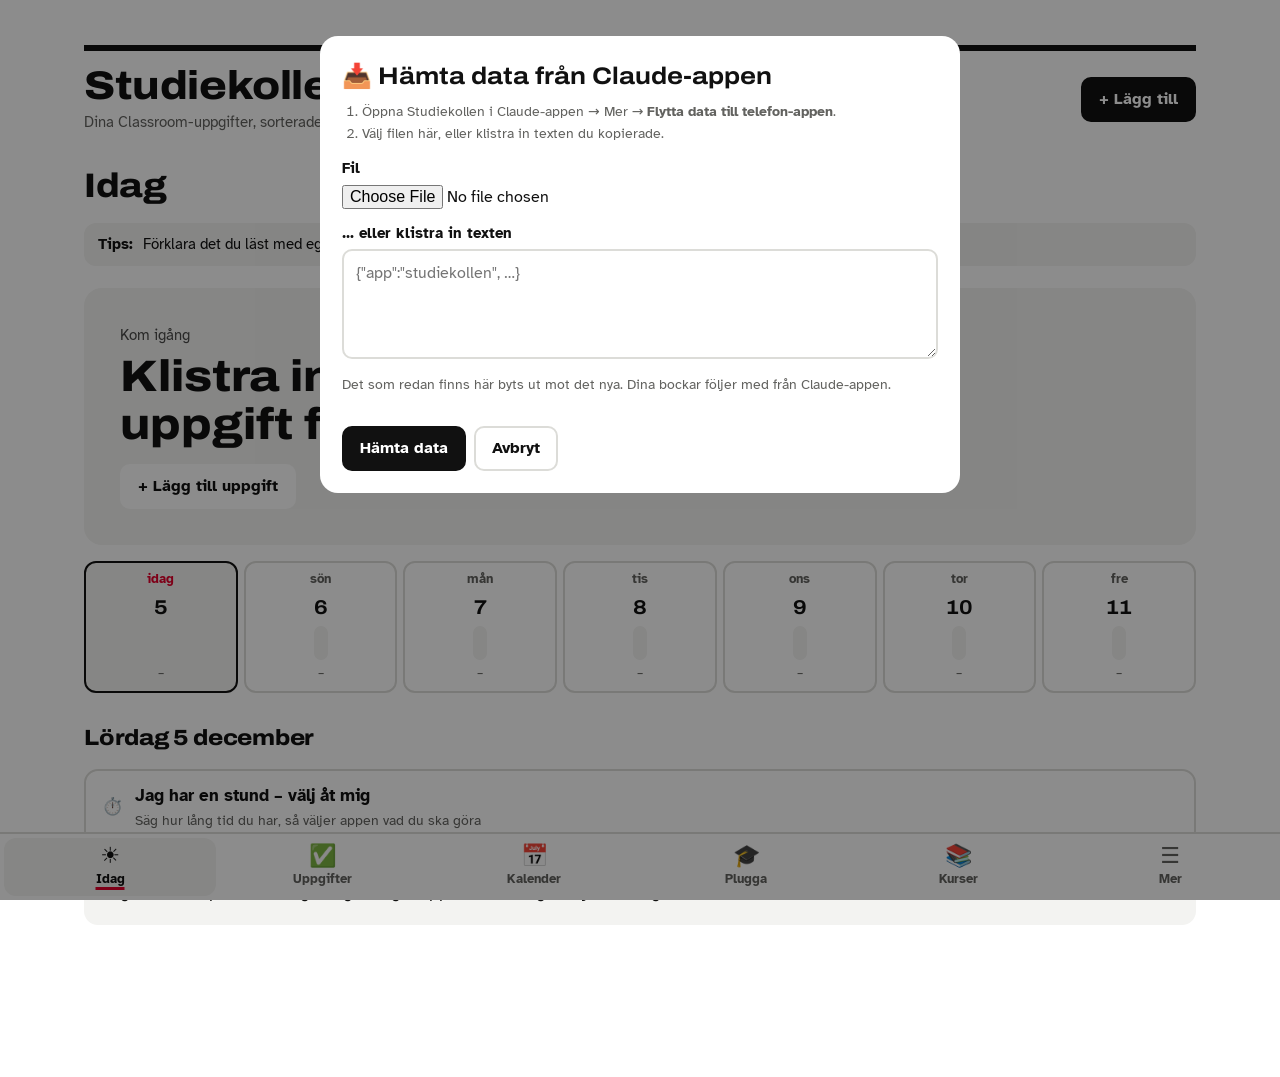
<file: studiekollen/index.html>
<!DOCTYPE html>
<html lang="sv">
<head>
<meta charset="utf-8">
<meta name="viewport" content="width=device-width, initial-scale=1">
<title>Studiekollen</title>
<meta name="theme-color" content="#111111">
<link rel="manifest" href="manifest.webmanifest">
<link rel="apple-touch-icon" href="icon-192.png">
<meta name="apple-mobile-web-app-capable" content="yes">
<meta name="mobile-web-app-capable" content="yes">
<meta name="apple-mobile-web-app-title" content="Studiekollen">
<meta name="robots" content="noindex">

<link rel="preconnect" href="https://fonts.googleapis.com">
<link href="https://fonts.googleapis.com/css2?family=Archivo:wdth,wght@112,800&family=Atkinson+Hyperlegible:wght@400;700&display=swap" rel="stylesheet">
<style>
/* VOICE: lugn, tydlig, uppmuntrande – en sak i taget, aldrig stressande.
   IDEA: en tågtidtabell för skolan – varje uppgift är en avgång med stora siffror för slutdatum.
   PICTURE: "Nästa steg"-tavlan överst: ett enda steg i stor stil + fokus-timer.
   COLOUR and TYPE: vitt, svart, signalrött för det som brådskar, en färgprick per kurs; Archivo bred för siffror, Atkinson Hyperlegible för läsbarhet.
   LAYOUT: tavlan överst, kursfilter, sedan avgångar grupperade efter när de går. */
:root{color-scheme:light dark;--bg:light-dark(#fff,#0e0e0e);--ink:light-dark(#111,#f2f2f2);--mut:light-dark(#62625f,#a5a5a0);--line:light-dark(#dcdcd8,#2c2c2a);--soft:light-dark(#f3f3f1,#181817);--red:light-dark(#e4002b,#ff4a5f);--ok:light-dark(#0a7a3d,#4fd08a)}
:root[data-theme=light]{color-scheme:light}:root[data-theme=dark]{color-scheme:dark}
*{box-sizing:border-box;min-width:0}
[hidden]{display:none!important}
body{margin:0;background:var(--bg);color:var(--ink);font:17px/1.55 "Atkinson Hyperlegible",system-ui,sans-serif;overflow-x:clip}
.band{padding:clamp(20px,3.5vw,48px) max(5vw,16px);max-width:1240px;margin:0 auto}
h1,h2,.num{font-family:Archivo,system-ui,sans-serif;font-stretch:112%;font-weight:800;letter-spacing:-.01em}
header{display:flex;flex-wrap:wrap;gap:12px;align-items:center;justify-content:space-between;border-top:6px solid var(--ink);padding-top:14px}
h1{font-size:clamp(28px,4vw,40px);line-height:1.05;margin:0}
.sub{color:var(--mut);margin:4px 0 0;font-size:15px}
button,input,textarea,select{font:inherit;font-size:16px;color:inherit}
.btn{min-height:44px;padding:8px 16px;border-radius:10px;border:2px solid var(--ink);background:var(--bg);cursor:pointer;font-weight:700}
.btn.pri{background:var(--ink);color:var(--bg)}
.btn.red{background:var(--red);border-color:var(--red);color:#fff}
.btn.ghost{border-color:var(--line)}
.btn:focus-visible,input:focus-visible,textarea:focus-visible,.chip:focus-visible,summary:focus-visible{outline:3px solid var(--red);outline-offset:2px}
.btn:disabled{opacity:.5;cursor:wait}
/* Nästa steg */
.now{margin-top:22px;background:var(--ink);color:var(--bg);border-radius:18px;padding:clamp(20px,3vw,36px);display:grid;grid-template-columns:minmax(0,1fr) auto;gap:20px 32px;align-items:center}
.now .lbl{font-size:15px;opacity:.75;margin:0}
.now .step{font-family:Archivo,sans-serif;font-stretch:112%;font-weight:800;font-size:clamp(26px,3.6vw,44px);line-height:1.08;margin:6px 0 10px;text-wrap:balance}
.now .meta{font-size:15px;opacity:.85}
.now .btns{display:flex;flex-wrap:wrap;gap:10px;margin-top:16px}
.now .btn{border-color:var(--bg);background:var(--ink);color:var(--bg)}
.now .btn.pri{background:var(--bg);color:var(--ink)}
.clock{text-align:center}
.clock .num{font-size:clamp(48px,8vw,96px);line-height:1}
.clock small{display:block;opacity:.75;font-size:14px}
.now.empty{background:var(--soft);color:var(--ink)}
/* Kurser */
.chips{display:flex;flex-wrap:wrap;gap:8px;margin:26px 0 6px}
.chip{display:inline-flex;align-items:center;gap:8px;min-height:44px;padding:6px 14px;border-radius:999px;border:2px solid var(--line);background:var(--bg);cursor:pointer;font-weight:700;font-size:15px}
.chip[aria-pressed=true]{border-color:var(--ink);background:var(--ink);color:var(--bg)}
.dot{width:12px;height:12px;border-radius:50%;flex:none;background:var(--c,#888)}
.chip .n{font-weight:400;opacity:.7}
/* Lista */
h2{font-size:22px;margin:30px 0 8px;display:flex;gap:10px;align-items:baseline}
h2 .cnt{font-family:"Atkinson Hyperlegible";font-weight:400;font-size:15px;color:var(--mut)}
h2.late{color:var(--red)}
.task{display:grid;grid-template-columns:86px minmax(0,1fr);gap:0 18px;border-top:2px solid var(--line);padding:14px 0}
.date{text-align:left}
.date .num{font-size:40px;line-height:1}
.date small{display:block;font-size:14px;color:var(--mut)}
.task.late .date .num,.task.late .left{color:var(--red)}
.tt{font-weight:700;font-size:19px;line-height:1.3;margin:0;background:none;border:0;padding:0;text-align:left;cursor:pointer}
.row{display:flex;flex-wrap:wrap;gap:6px 14px;align-items:center;font-size:15px;color:var(--mut);margin-top:4px}
.row .k{display:inline-flex;gap:6px;align-items:center;color:var(--ink)}
.left{font-weight:700;color:var(--ink)}
.bar{height:8px;border-radius:4px;background:var(--soft);overflow:hidden;width:120px}
.bar i{display:block;height:100%;background:var(--ok)}
.task.done .tt{text-decoration:line-through;color:var(--mut)}
.open{grid-column:2;margin-top:12px}
.what{background:var(--soft);border-radius:12px;padding:14px 16px;margin:0 0 12px}
.what b{display:block;font-size:14px;color:var(--mut);margin-bottom:2px}
.steps{list-style:none;margin:0 0 12px;padding:0}
.steps li{display:flex;gap:12px;align-items:flex-start;padding:8px 0;border-bottom:1px solid var(--line)}
.steps input{width:24px;height:24px;margin-top:2px;flex:none;accent-color:var(--ok)}
.steps label{flex:1;cursor:pointer}
.steps .m{color:var(--mut);font-size:14px;white-space:nowrap}
.steps li.ok label{text-decoration:line-through;color:var(--mut)}
.acts{display:flex;flex-wrap:wrap;gap:8px}
details.orig{margin:0 0 12px;font-size:15px}
details.orig summary{cursor:pointer;color:var(--mut);min-height:32px}
details.orig pre{white-space:pre-wrap;font:inherit;background:var(--soft);padding:12px;border-radius:10px;max-height:260px;overflow:auto}
.emptylist{color:var(--mut);padding:24px 0}
/* Panel */
.ov{position:fixed;inset:0;background:rgba(0,0,0,.45);display:none;align-items:flex-start;justify-content:center;padding:4vh 12px;overflow:auto;z-index:5}
.ov.on{display:flex}
.panel{background:var(--bg);color:var(--ink);border-radius:18px;padding:22px;width:min(640px,100%)}
.panel h3{font-family:Archivo,sans-serif;font-stretch:112%;font-size:24px;margin:0 0 6px}
.tabs{display:flex;gap:8px;margin:12px 0}
textarea,input[type=text],input[type=date]{width:100%;min-height:44px;padding:10px 12px;border:2px solid var(--line);border-radius:10px;background:var(--bg)}
textarea{min-height:180px;resize:vertical}
label.f{display:block;font-weight:700;font-size:15px;margin:12px 0 4px}
.hint{font-size:14px;color:var(--mut);margin:6px 0}
.msg{font-size:15px;margin:10px 0 0;min-height:1.4em}
.msg.err{color:var(--red)}
.toast{position:fixed;left:50%;bottom:20px;transform:translateX(-50%);background:var(--ok);color:#fff;font-weight:700;padding:12px 20px;border-radius:999px;opacity:0;transition:opacity .3s;pointer-events:none;z-index:9}
.toast.on{opacity:1}
.note{font-size:13px;color:var(--mut);margin-top:30px}
/* Idag */
.dchip{display:inline-block;font-size:13px;font-weight:700;padding:1px 7px;border-radius:6px;background:var(--soft);color:var(--mut);margin-right:6px;white-space:nowrap;vertical-align:1px}
.dchip.td{background:var(--red);color:#fff}
.dchip.late{background:transparent;color:var(--red);border:2px solid var(--red)}
.hd{display:flex;flex-wrap:wrap;align-items:baseline;justify-content:space-between;gap:8px 16px;margin:28px 0 6px}
.hd h2{margin:0}
.prog{display:flex;align-items:center;gap:10px;font-weight:700;font-size:15px}
.prog .bar{width:140px;height:12px;border-radius:6px}
.srow{display:flex;gap:14px;align-items:flex-start;padding:14px 0;border-top:2px solid var(--line)}
.srow input{width:30px;height:30px;flex:none;accent-color:var(--ok);margin:0}
.srow label{flex:1;cursor:pointer;font-size:19px;font-weight:700;line-height:1.3}
.srow label small{display:flex;flex-wrap:wrap;gap:4px 10px;align-items:center;font-size:14px;font-weight:400;color:var(--mut);margin-top:4px}
.srow.ok label{text-decoration:line-through;color:var(--mut)}
.soon .ev{border-top:1px solid var(--line);padding:8px 0}
.vidbox{margin-top:26px;border:2px solid var(--line);border-radius:16px;padding:16px;background:var(--soft)}
.vidbox h2{margin:0 0 4px;font-size:21px}
.vidbox p{margin:0 0 12px;color:var(--mut);font-size:15px}
.vidbox video{width:100%;max-width:960px;display:block;border-radius:10px;background:#000;aspect-ratio:16/9}
.kap{display:flex;flex-wrap:wrap;gap:8px;margin-top:12px}
.mv{min-height:40px;padding:4px 12px;border-radius:8px;border:2px solid var(--line);background:var(--bg);font-weight:700;font-size:14px;cursor:pointer;color:var(--mut);white-space:nowrap;align-self:center}
.mv:hover{border-color:var(--ink);color:var(--ink)}
.topacts{display:flex;flex-wrap:wrap;gap:8px;align-items:center}
.iconbtn{min-height:44px;padding:8px 14px;border-radius:10px;border:2px solid var(--line);background:var(--bg);font-weight:700;cursor:pointer}
.qz .opt{display:block;width:100%;text-align:left;min-height:52px;margin:8px 0;padding:10px 16px;border-radius:12px;border:2px solid var(--line);background:var(--bg);font-weight:700;font-size:17px;cursor:pointer}
.qz .opt.right{border-color:var(--ok);background:color-mix(in srgb,var(--ok) 14%,var(--bg))}
.qz .opt.wrong{border-color:var(--red);background:color-mix(in srgb,var(--red) 12%,var(--bg))}
.qz .fb{background:var(--soft);border-radius:12px;padding:12px 14px;margin:10px 0}
.qz .qn{color:var(--mut);font-size:15px;margin:0 0 4px}
.qz .qq{font-family:Archivo,sans-serif;font-stretch:112%;font-weight:800;font-size:24px;line-height:1.2;margin:0 0 8px}
.qzbar{height:8px;border-radius:4px;background:var(--soft);overflow:hidden;margin-bottom:14px}.qzbar i{display:block;height:100%;background:var(--ok)}
.week{display:grid;grid-template-columns:repeat(7,minmax(0,1fr));gap:6px;margin:16px 0 6px}
.wd{display:flex;flex-direction:column;align-items:center;gap:3px;border:2px solid var(--line);border-radius:12px;background:var(--bg);padding:6px 2px 8px;cursor:pointer;min-height:96px;font-weight:700}
.wd small{font-size:13px;color:var(--mut);font-weight:700}
.wd .wn{font-family:Archivo,sans-serif;font-stretch:112%;font-size:20px}
.wd .wb{width:14px;height:34px;border-radius:7px;background:var(--soft);display:flex;align-items:flex-end;overflow:hidden}
.wd .wb i{display:block;width:100%;background:var(--ok)}
.wd .wb i.hv{background:#d98a00}.wd .wb i.xh{background:var(--red)}
.wd .wm{font-size:13px;color:var(--mut);font-weight:400}
.wd.sel{border-color:var(--ink);background:var(--soft)}
.wd.td small{color:var(--red)}
.wd .pv{width:8px;height:8px;border-radius:50%;background:var(--red)}
.mood{display:flex;gap:10px;justify-content:center;margin:14px 0}
.mood button{flex:1;min-height:88px;border:2px solid var(--line);border-radius:16px;background:var(--bg);font-size:36px;cursor:pointer;display:flex;flex-direction:column;align-items:center;justify-content:center;gap:4px}
.mood button span{font-size:15px;font-weight:700}
.tmb{display:grid;grid-template-columns:repeat(4,minmax(0,1fr));gap:10px;margin:12px 0}
.tmb button{min-height:70px;border:2px solid var(--line);border-radius:14px;background:var(--bg);font-family:Archivo,sans-serif;font-stretch:112%;font-weight:800;font-size:24px;cursor:pointer}
.tmb button small{display:block;font-family:"Atkinson Hyperlegible";font-weight:400;font-size:13px;color:var(--mut)}
.fc{perspective:1000px;margin:14px 0}
.fcard{min-height:230px;border:2px solid var(--ink);border-radius:18px;display:flex;align-items:center;justify-content:center;text-align:center;padding:24px;font-family:Archivo,sans-serif;font-stretch:112%;font-weight:800;font-size:clamp(22px,4vw,30px);line-height:1.2;cursor:pointer;background:var(--bg);touch-action:pan-y;user-select:none}
.fcard.back{font-family:"Atkinson Hyperlegible";font-weight:700;font-size:19px;line-height:1.45;background:var(--soft)}
.board{display:grid;grid-auto-flow:column;grid-auto-columns:minmax(250px,1fr);gap:12px;overflow-x:auto;padding-bottom:8px;margin-top:16px;scroll-snap-type:x mandatory}
.bcol{background:var(--soft);border-radius:14px;padding:10px;scroll-snap-align:start;min-height:160px}
.bcol h3{font-size:17px;margin:2px 4px 10px;display:flex;justify-content:space-between}
.lcard{background:var(--bg);border:2px solid var(--line);border-radius:12px;padding:10px 12px;margin-bottom:10px}
.lcard b{display:block;font-size:17px}
.lcard p{margin:2px 0;font-size:14px;color:var(--mut)}
.lcard .la{display:flex;flex-wrap:wrap;gap:6px;margin-top:8px}
.lform{display:grid;grid-template-columns:repeat(auto-fit,minmax(180px,1fr));gap:8px;margin-top:14px;align-items:end}
.lform label{font-size:14px;font-weight:700}
.calm{background:var(--soft);border-radius:14px;padding:18px 20px;font-size:17px}
.filt{display:flex;flex-wrap:wrap;gap:8px;align-items:center;margin-top:16px}
.filt .chip[aria-expanded]{border-color:var(--line)}
.steps label .dchip{font-weight:700}
.steps li.today{background:color-mix(in srgb,var(--red) 7%,transparent);border-radius:8px;padding-inline:6px}
/* Vyer */
.bnav{position:fixed;left:0;right:0;bottom:0;z-index:4;display:grid;grid-template-columns:repeat(6,minmax(0,1fr));background:var(--bg);border-top:2px solid var(--line);padding:4px max(env(safe-area-inset-left),4px) max(env(safe-area-inset-bottom),4px)}
.bnav button{display:flex;flex-direction:column;align-items:center;justify-content:center;gap:2px;min-height:58px;border:0;background:none;cursor:pointer;color:var(--mut);font-weight:700;font-size:13px;border-radius:12px;padding:4px 2px}
.bnav button .ic{font-size:22px;line-height:1}
.bnav button[aria-current=page]{color:var(--ink);background:var(--soft)}
.bnav button[aria-current=page] .lb{text-decoration:underline;text-decoration-color:var(--red);text-decoration-thickness:3px;text-underline-offset:4px}
.bnav button:focus-visible{outline:3px solid var(--red)}
body{padding-bottom:90px}
.vhead{margin:26px 0 0}
.vhead h2{font-size:clamp(26px,3.4vw,34px);margin:0}
.vtip{display:flex;gap:10px;align-items:flex-start;background:var(--soft);border-radius:12px;padding:10px 14px;margin:10px 0 0;font-size:15px;color:var(--ink)}
.vtip b{white-space:nowrap}
.sheet{align-items:flex-start}
.sheet .panel{width:min(820px,100%);padding:18px 20px 26px}
.back{min-height:44px;padding:6px 14px 6px 8px;border:0;background:none;font-weight:700;font-size:17px;cursor:pointer;margin:-6px 0 6px -6px}
.sheet .task{border-top:0;padding-top:0}
.sheet .open{grid-column:1/-1}
.hub{display:grid;grid-template-columns:repeat(auto-fill,minmax(min(100%,300px),1fr));gap:14px;margin-top:18px}
.hubc{border:2px solid var(--line);border-radius:16px;padding:16px 18px;background:var(--bg)}
.hubc h3{margin:0 0 4px;font-size:19px}
.hubc p{margin:0 0 12px;color:var(--mut);font-size:15px}
.mer{display:grid;gap:12px;margin-top:18px;max-width:760px}
.mer .row2{display:flex;flex-wrap:wrap;gap:10px;align-items:center;justify-content:space-between;border:2px solid var(--line);border-radius:14px;padding:14px 16px}
.mer .row2 span{flex:1 1 220px}
.mer ol,.mer ul{margin:6px 0 0;padding-left:22px}.mer li{margin:6px 0}
.bigbtn{display:flex;gap:12px;align-items:center;width:100%;text-align:left;min-height:64px;border:2px solid var(--line);border-radius:14px;background:var(--bg);padding:12px 16px;font-weight:700;font-size:17px;cursor:pointer;margin-top:14px}
.bigbtn small{display:block;font-weight:400;color:var(--mut);font-size:14px}
.tag{display:inline-block;font-size:13px;font-weight:700;padding:2px 8px;border-radius:6px;border:2px solid currentColor;white-space:nowrap}
.tag.prov{background:var(--red);border-color:var(--red);color:#fff}
.tag.inl{color:var(--ink)}
.tag.red{color:#b0610a}
.tag.lek{color:var(--mut);border-color:var(--line)}
/* Kalender */
.wk{margin-top:28px}
.wk h2{margin:0 0 6px}
.wk h2 .now2{font-family:"Atkinson Hyperlegible";font-size:14px;color:#fff;background:var(--red);padding:2px 8px;border-radius:6px}
.day{display:grid;grid-template-columns:86px minmax(0,1fr);gap:0 18px;border-top:2px solid var(--line);padding:10px 0}
.day.today{border-top-color:var(--red)}
.day .num{font-size:30px;line-height:1}
.ev{display:flex;flex-wrap:wrap;gap:4px 10px;align-items:center;padding:4px 0}
.ev .tm{font-variant-numeric:tabular-nums;color:var(--mut);font-size:15px;white-space:nowrap;min-width:3.2em}
.ev .ttl{font-weight:700}
.ev.lek .ttl{font-weight:400}
.ev .crs{display:inline-flex;gap:6px;align-items:center;font-size:14px;color:var(--mut)}
/* Kurser */
.cgrid{display:grid;grid-template-columns:repeat(auto-fill,minmax(min(100%,340px),1fr));gap:16px;margin-top:20px}
.course{border:2px solid var(--line);border-radius:14px;padding:16px 18px}
.course h3{font-family:Archivo,sans-serif;font-stretch:112%;font-size:20px;margin:0 0 4px;display:flex;gap:8px;align-items:center}
.course .meta{font-size:15px;color:var(--mut);margin:0 0 10px}
.course ul{list-style:none;margin:0;padding:0}
.course li{display:flex;gap:10px;justify-content:space-between;padding:6px 0;border-top:1px solid var(--line);font-size:15px}
.course li .d{white-space:nowrap;color:var(--mut)}
.course li.ok{color:var(--mut)}
.course .nt{font-size:14px;color:var(--mut);margin:10px 0 0}
.st{font-size:13px;font-weight:700;padding:2px 8px;border-radius:6px;background:var(--soft);margin-left:auto;font-family:"Atkinson Hyperlegible"}
.st.on{background:var(--ok);color:#fff}
@media(max-width:600px){.now{grid-template-columns:1fr}.clock{text-align:left}.task{grid-template-columns:64px minmax(0,1fr);gap:0 12px}.date .num{font-size:30px}.open{grid-column:1/-1}}
@media(prefers-reduced-motion:reduce){.toast{transition:none}}
</style>
</head>
<body>
<div class="band">
  <header>
    <div><h1>Studiekollen</h1><p class="sub" id="sum">Laddar dina uppgifter …</p></div>
    <div class="topacts"><button class="btn pri" id="addBtn">+ Lägg till</button></div>
  </header>
  <div class="vhead" id="vhead"></div>
  <section class="now empty" id="now" aria-live="polite"></section>
  <div class="filt" id="filt"><button class="chip" id="filtBtn" aria-expanded="false" aria-controls="chips"></button></div>
  <nav class="chips" id="chips" aria-label="Kurser" hidden></nav>
  <section id="vid" hidden></section>
  <main id="list"></main>
</div>
<nav class="bnav views" aria-label="Huvudmeny">
  <button data-v="idag"><span class="ic" aria-hidden="true">☀️</span><span class="lb">Idag</span></button>
  <button data-v="todo"><span class="ic" aria-hidden="true">✅</span><span class="lb">Uppgifter</span></button>
  <button data-v="cal"><span class="ic" aria-hidden="true">📅</span><span class="lb">Kalender</span></button>
  <button data-v="plugg"><span class="ic" aria-hidden="true">🎓</span><span class="lb">Plugga</span></button>
  <button data-v="kurs"><span class="ic" aria-hidden="true">📚</span><span class="lb">Kurser</span></button>
  <button data-v="mer"><span class="ic" aria-hidden="true">☰</span><span class="lb">Mer</span></button>
</nav>
<div class="ov sheet" id="dov" role="dialog" aria-modal="true" aria-label="Uppgift"><div class="panel" id="dpanel"></div></div>

<div class="ov" id="ov" role="dialog" aria-modal="true" aria-labelledby="pt">
  <div class="panel">
    <h3 id="pt">Lägg till uppgifter</h3>
    <div class="tabs">
      <button class="chip" id="tabPaste" aria-pressed="true">Klistra in från Classroom</button>
      <button class="chip" id="tabHand" aria-pressed="false">Skriv själv</button>
    </div>
    <div id="pPaste">
      <textarea id="paste" placeholder="Klistra in text från Google Classroom här: uppgiftens namn, kurs, förfallodatum och instruktioner."></textarea>
      <p class="hint">Claude hittar kurs och slutdatum, förklarar uppgiften med enkla ord och delar upp den i små steg.</p>
    </div>
    <div id="pHand" hidden>
      <label class="f" for="hT">Uppgiftens namn</label><input type="text" id="hT">
      <label class="f" for="hK">Kurs</label><input type="text" id="hK" list="kurslist"><datalist id="kurslist"></datalist>
      <label class="f" for="hD">Slutdatum</label><input type="date" id="hD">
      <label class="f" for="hO">Instruktioner (klistra in från läraren)</label><textarea id="hO" style="min-height:120px"></textarea>
    </div>
    <p class="msg" id="pmsg"></p>
    <div class="acts" style="margin-top:12px">
      <button class="btn pri" id="go">Sortera och gör en plan</button>
      <button class="btn ghost" id="close">Avbryt</button>
    </div>
  </div>
</div>
<div class="ov" id="qov" role="dialog" aria-modal="true" aria-labelledby="qt"><div class="panel qz" id="qpanel"></div></div>
<div class="ov" id="iov" role="dialog" aria-modal="true" aria-labelledby="it"><div class="panel">
  <h3 id="it">Installera Studiekollen</h3>
  <p class="hint" style="font-size:16px"><b>På datorn:</b> öppna appen i Claude-appen på datorn och tryck på knappen nedan. Då får Studiekollen ett eget fönster och en egen ikon.</p>
  <button class="btn pri" id="instDo" hidden>Installera som datorapp</button>
  <p class="msg" id="imsg"></p>
  <p class="hint" style="font-size:16px"><b>På mobilen (iPhone):</b> öppna appens länk i Safari → tryck på Dela-knappen (rutan med pil) → <b>Lägg till på hemskärmen</b>.</p>
  <p class="hint" style="font-size:16px"><b>På mobilen (Android):</b> öppna länken i Chrome → menyn ⋮ → <b>Lägg till på startskärmen</b>.</p>
  <div class="acts" style="margin-top:12px"><button class="btn ghost" id="iclose">Stäng</button></div>
</div></div>
<div class="ov" id="gov" role="dialog" aria-modal="true" aria-label="Fönster"><div class="panel" id="gpanel"></div></div>
<div class="toast" id="toast"></div>

<script src="shim.js"></script>
<script>
{
const $=s=>document.querySelector(s);
const esc=v=>String(v??'').replace(/[&<>"']/g,c=>({'&':'&amp;','<':'&lt;','>':'&gt;','"':'&quot;',"'":'&#39;'}[c]));
const PAL=['#e4002b','#0062d1','#0a8a4a','#c7781a','#7a3fc4','#00909e','#c2338f','#5a6b00'];
const hue=k=>{let h=0;for(const c of String(k))h=(h*31+c.charCodeAt(0))>>>0;return PAL[h%PAL.length]};
const MON=['jan','feb','mar','apr','maj','jun','jul','aug','sep','okt','nov','dec'];
const DAY=['sön','mån','tis','ons','tor','fre','lör'];
const today=()=>{const d=new Date();d.setHours(0,0,0,0);return d};
const pd=s=>{const m=/^(\d{4})-(\d{2})-(\d{2})/.exec(s||'');return m?new Date(+m[1],m[2]-1,+m[3]):null};
const iso=d=>d.getFullYear()+'-'+String(d.getMonth()+1).padStart(2,'0')+'-'+String(d.getDate()).padStart(2,'0');
const diff=t=>{const d=pd(t.slut);return d?Math.round((d-today())/864e5):null};
const leftTxt=n=>n==null?'Inget slutdatum':n<0?(n==-1?'Försenad 1 dag':`Försenad ${-n} dagar`):n==0?'Idag!':n==1?'Imorgon':`Om ${n} dagar`;
const uid=()=>'u'+Date.now().toString(36)+Math.random().toString(36).slice(2,6);

let tasks=[],filt='Alla',openId=null,col=null,sample=null,timer=null,tEnd=0,delAsk=null;
const setTheme=t=>{if(t)document.documentElement.dataset.theme=t;else delete document.documentElement.dataset.theme;const dark=t?t==='dark':matchMedia('(prefers-color-scheme: dark)').matches;};
let theme=null;try{theme=localStorage.getItem('sk-theme')}catch(e){}
setTheme(theme);
let view='idag',events=[],courses=[],skip=new Set(),filtOpen=false;
try{const v=localStorage.getItem('sk-view');if(['idag','todo','cal','kurs','plugg','mer','lia'].includes(v))view=v}catch(e){}
const VT={idag:['Idag','Gör det svarta kortet först. Allt annat kan vänta.'],todo:['Alla uppgifter','Tryck på en uppgift för att se förklaring och steg.'],cal:['Kalender','Lektioner, prov och inlämningar – vecka för vecka.'],plugg:['Plugga','Titta på videon, gör sedan quizet. Att testa sig själv är bästa sättet att minnas.'],kurs:['Kurser','Lärare, period och vilka prov varje kurs har.'],mer:['Mer','Inställningar, hjälp och tips.'],lia:['LIA-tavlan','Skriv in varje företag samma dag du kontaktar det. Flytta kortet när något händer.']};
const TIPS=['Börja med bara 5 minuter. Starten är det svåraste – sen rullar det ofta på.','Ett steg i taget. Du behöver inte tänka på resten just nu.','Lägg telefonen i ett annat rum medan du pluggar.','Plugga i korta pass: 15–25 minuter, sedan 5 minuters paus.','Säg högt vad du ska göra innan du börjar. Det hjälper hjärnan att komma igång.','Gör det svåraste när du har mest energi – för många är det på förmiddagen.','Bestäm en liten belöning innan du börjar, och ta den när passet är klart.','Rör på dig i pausen. En kort promenad hjälper fokus.','Förklara det du läst med egna ord, högt eller för någon annan. Då minns du det bättre.','Testa dig själv med quizet i stället för att bara läsa om. Det fastnar bättre.','Sov ordentligt före ett prov. Hjärnan sparar det du pluggat medan du sover.','Hann du inte? Flytta steget till imorgon. Det är helt okej – planen är till för dig.'];
const tipToday=()=>TIPS[Math.floor(+today()/864e5)%TIPS.length];
const WD=['söndag','måndag','tisdag','onsdag','torsdag','fredag','lördag'],MONL=['januari','februari','mars','april','maj','juni','juli','augusti','september','oktober','november','december'];
const sday=txt=>{const m=/^(mån|tis|ons|tor|fre|lör|sön)\s+(\d{1,2})\/(\d{1,2})((?:\s+[a-zåäö]+)?(?:\s*\([^)]*\))?)\s*:\s*/i.exec(txt||'');if(!m)return null;const t0=today();let y=t0.getFullYear();const mo=+m[3]-1;if(mo<t0.getMonth()-6)y++;return{d:new Date(y,mo,+m[2]),rest:txt.slice(m[0].length),extra:m[4].trim()}};
const dchip=sd=>{if(!sd)return'';const n=Math.round((sd.d-today())/864e5);const lbl=n===0?'Idag':n===1?'Imorgon':DAY[sd.d.getDay()]+' '+sd.d.getDate()+'/'+(sd.d.getMonth()+1);return `<span class="dchip${n===0?' td':n<0?' late':''}">${esc(lbl)}${sd.extra?' '+esc(sd.extra):''}</span>`};
const dueTxt=t=>{const d=diff(t);if(d==null)return'Inget slutdatum';if(d<0)return leftTxt(d);return(t.typ==='prov'?'Prov ':'Lämnas in ')+(d==0?'idag':d==1?'imorgon':'om '+d+' dagar')};
const DCAP=['Sön','Mån','Tis','Ons','Tor','Fre','Lör'];
function moveStep(t,i){const s=t.steg[i],sd=sday(s.t),base=today();let d=new Date(Math.max(+base,sd?+sd.d:0));d.setDate(d.getDate()+1);
  const lbl=DCAP[d.getDay()]+' '+d.getDate()+'/'+(d.getMonth()+1)+(sd&&sd.extra?' '+sd.extra:'');
  s.t=lbl+': '+stext(s);skip.delete(t.id+':'+i);return d}
const stext=s=>{const sd=sday(s.t);return sd?sd.rest:s.t};
const isoWeek=d=>{const t=new Date(Date.UTC(d.getFullYear(),d.getMonth(),d.getDate()));const n=t.getUTCDay()||7;t.setUTCDate(t.getUTCDate()+4-n);const y=new Date(Date.UTC(t.getUTCFullYear(),0,1));return Math.ceil(((t-y)/864e5+1)/7)};
const monday=d=>{const m=new Date(d);m.setDate(m.getDate()-((m.getDay()+6)%7));m.setHours(0,0,0,0);return m};
const TAG={prov:['prov','Prov'],inlamning:['inl','Inlämning'],redovisning:['red','Redovisning'],lektion:['lek','Lektion']};

/* ---- lagring: db om möjligt, annars webbläsaren ---- */
const LS='studiekollen-v1';
const lsLoad=()=>{try{return JSON.parse(localStorage.getItem(LS)||'[]')}catch(e){return[]}};
const lsSave=()=>{try{localStorage.setItem(LS,JSON.stringify(tasks))}catch(e){}};
const okU=u=>typeof u==='string'&&(u.startsWith('/_blob/')||u.startsWith('video/'));
const cleanVid=v=>v&&okU(v.url)?{url:v.url,poster:okU(v.poster)?v.poster:'',titel:String(v.titel||'Pluggvideo'),kap:(v.kap||[]).map(k=>({t:String(k.t||''),sek:+k.sek||0}))}:null;
const clean=t=>({video:cleanVid(t.video),typ:t.typ==='prov'?'prov':'uppgift',titel:t.titel||'Uppgift',kurs:t.kurs||'Övrigt',slut:t.slut||'',tid:t.tid||'',original:t.original||'',forklaring:t.forklaring||'',steg:(t.steg||[]).map(s=>({t:String(s.t||s),min:+s.min||0,klar:!!s.klar})),klar:!!t.klar,skapad:t.skapad||Date.now()});
async function save(t){
  const i=tasks.findIndex(x=>x.id===t.id);if(i<0)tasks.push(t);else tasks[i]=t;render();
  if(col){try{await col.doc(t.id).set(clean(t))}catch(e){toast('Kunde inte spara, försök igen')}}else lsSave();
}
async function remove(id){
  tasks=tasks.filter(t=>t.id!==id);render();
  if(col){try{await col.doc(id).delete()}catch(e){}}else lsSave();
}

/* ---- rendering ---- */
function sorted(){return tasks.slice().sort((a,b)=>(a.slut||'9999')<(b.slut||'9999')?-1:(a.slut||'9999')>(b.slut||'9999')?1:a.skapad-b.skapad)}
const rankT=t=>{const d=diff(t);return d==null?3:(d>=0&&d<=3)?0:d<0?1:2};
function openTasks(){return sorted().sort((a,b)=>rankT(a)-rankT(b)).filter(t=>!t.klar&&(filt==='Alla'||t.kurs===filt))}
/* stegen som hör till idag (och de som släpar efter) */
function dayItems(dd){const t0=+(dd||today()),now=+today(),td=[],late=[];
  for(const t of openTasks())t.steg.forEach((s,i)=>{const sd=sday(s.t);if(!sd)return;const k=+sd.d;if(k===t0)td.push({t,i,s,sd});else if(t0===now&&k<t0&&!s.klar)late.push({t,i,s,sd})});
  return{td,late}}
function nextStep(){
  const {td,late}=dayItems(),ok=x=>!x.s.klar&&!skip.has(x.t.id+':'+x.i);
  const a=td.find(ok)||late.find(ok);if(a)return{t:a.t,i:a.i};
  const t0=today();let ahead=null;
  for(const t of openTasks()){const i=t.steg.findIndex(s=>!s.klar);
    if(!t.steg.length)return{t,i:-1};if(i<0||skip.has(t.id+':'+i))continue;
    const sd=sday(t.steg[i].t);if(sd&&sd.d>t0){if(!ahead)ahead={t,i,ahead:true};continue}
    return{t,i}}
  if(!ahead&&skip.size){skip.clear();return nextStep()}
  return ahead;
}
function renderNow(){
  const el=$('#now'),n=nextStep();
  if(!n){el.className='now empty';el.innerHTML=tasks.length?'<div><p class="lbl">Allt är klart</p><p class="step">Snyggt jobbat! Inga steg kvar just nu.</p></div>':'<div><p class="lbl">Kom igång</p><p class="step">Klistra in din första uppgift från Classroom.</p><div class="btns"><button class="btn pri" data-a="add">+ Lägg till uppgift</button></div></div>';return}
  const {t,i}=n,s=t.steg[i],d=diff(t),sd=i>=0?sday(s.t):null;
  el.className='now'+(n.ahead?' empty':'');
  el.innerHTML=`<div><p class="lbl">${n.ahead?'Klart för idag! Vill du ligga före?':'Gör detta nu'} · ${esc(t.titel)}</p>
  <p class="step">${i>=0?esc(stext(s)):'Gör en steg-för-steg-plan för den här uppgiften'}</p>
  <p class="meta">${i>=0?`Steg ${i+1} av ${t.steg.length}${s.min?' · ca '+s.min+' min':''} · `:''}${n.ahead&&sd?'Planerat '+esc(DAY[sd.d.getDay()]+' '+sd.d.getDate()+'/'+(sd.d.getMonth()+1))+' · ':''}${esc(dueTxt(t))}</p>
  <div class="btns">${i>=0?`<button class="btn pri" data-a="stepdone" data-id="${esc(t.id)}" data-i="${i}">Klart ✓</button>`:`<button class="btn pri" data-a="clarify" data-id="${esc(t.id)}">Gör en plan</button>`}
  <button class="btn" data-a="focus">${timer?'Stoppa timern':'Fokus '+focusMin+' min'}</button>${tts&&i>=0?`<button class="btn" data-a="say" data-id="${esc(t.id)}" data-i="${i}" aria-label="Läs upp steget">🔊</button>`:''}
  ${i>=0?`<button class="btn" data-a="skip" data-id="${esc(t.id)}" data-i="${i}">Inte nu</button><button class="btn" data-a="move" data-id="${esc(t.id)}" data-i="${i}">Flytta till imorgon</button>`:''}
  ${sample&&i>=0?`<button class="btn" data-a="split" data-id="${esc(t.id)}" data-i="${i}">✂️ Dela upp</button>`:''}<button class="btn" data-a="openit" data-id="${esc(t.id)}">Visa uppgiften</button></div></div>
  <div class="clock" ${timer?'':'hidden'}><div class="num" id="clk">${String(focusMin).padStart(2,"0")}:00</div><small>Bara det här steget. Paus sedan.</small></div>`;
  tick();
}
function renderChips(){
  const k={};tasks.filter(t=>!t.klar).forEach(t=>k[t.kurs]=(k[t.kurs]||0)+1);
  tasks.forEach(t=>{if(!(t.kurs in k))k[t.kurs]=0});
  if(view!=='todo')courses.forEach(c=>{if(c.namn&&!(c.namn in k))k[c.namn]=0});
  const names=Object.keys(k).sort((a,b)=>a.localeCompare(b,'sv'));
  if(filt!=='Alla'&&!names.includes(filt))filt='Alla';
  const open=tasks.filter(t=>!t.klar).length;
  const fb=$('#filtBtn');fb.innerHTML=filt==='Alla'?'Visa bara en kurs ▾':`<span class="dot" style="--c:${hue(filt)}"></span>${esc(filt)} ✕`;fb.setAttribute('aria-expanded',filtOpen);
  $('#chips').hidden=!filtOpen;
  $('#chips').innerHTML=`<button class="chip" data-k="Alla" aria-pressed="${filt==='Alla'}">Alla kurser <span class="n">${open}</span></button>`+
   names.map(n=>`<button class="chip" data-k="${esc(n)}" aria-pressed="${filt===n}"><span class="dot" style="--c:${hue(n)}"></span>${esc(n)} <span class="n">${k[n]}</span></button>`).join('');
  $('#kurslist').innerHTML=names.map(n=>`<option value="${esc(n)}">`).join('');
}
function card(t,full){
  const d=diff(t),dt=pd(t.slut),done=t.steg.filter(s=>s.klar).length,pct=t.steg.length?Math.round(done/t.steg.length*100):0;
  const late=!t.klar&&d!=null&&d<0,isOpen=!!full;
  return `<article class="task${late?' late':''}${t.klar?' done':''}">
  <div class="date">${dt?`<div class="num">${dt.getDate()}</div><small>${MON[dt.getMonth()]} · ${DAY[dt.getDay()]}${t.tid?' '+esc(t.tid):''}</small>`:'<div class="num">–</div><small>inget datum</small>'}</div>
  <div><button class="tt" data-a="toggle" data-id="${esc(t.id)}" aria-expanded="${isOpen}">${esc(t.titel)}</button>
   <div class="row">${t.typ==='prov'?'<span class="tag prov">Prov</span>':''}<span class="k"><span class="dot" style="--c:${hue(t.kurs)}"></span>${esc(t.kurs)}</span>
   ${t.klar?'<span class="left" style="color:var(--ok)">Inlämnad ✓</span>':`<span class="left">${esc(leftTxt(d))}</span>`}
   ${t.steg.length?`<span class="bar" aria-hidden="true"><i style="width:${pct}%"></i></span><span>${done} av ${t.steg.length} steg</span>`:'<span>Ingen plan än</span>'}</div></div>
  ${isOpen?`<div class="open">
   ${t.forklaring?`<div class="what"><b>Vad ska jag göra?</b>${esc(t.forklaring)}</div>`:''}
   ${t.steg.length?`<ol class="steps">${t.steg.map((s,i)=>{const sd=sday(s.t),td=sd&&+sd.d===+today();return `<li class="${s.klar?'ok':''}${td&&!s.klar?' today':''}"><input type="checkbox" id="s-${esc(t.id)}-${i}" data-a="check" data-id="${esc(t.id)}" data-i="${i}" ${s.klar?'checked':''}><label for="s-${esc(t.id)}-${i}">${s.klar?'':dchip(sd)}${esc(stext(s))}</label>${s.min?`<span class="m">${s.min} min</span>`:''}${sd&&!s.klar?`<button class="mv" data-a="move" data-id="${esc(t.id)}" data-i="${i}">→ Imorgon</button>`:''}</li>`}).join('')}</ol>`:''}
   <div class="acts" style="margin-bottom:12px">${tts?`<button class="btn" data-a="sayall" data-id="${esc(t.id)}">🔊 Läs upp</button>`:''}<button class="btn" data-a="mail" data-id="${esc(t.id)}">✉️ Mejla läraren</button>${/LIA/.test(t.kurs)?`<button class="btn" data-a="golia">📋 LIA-tavlan</button>`:''}</div>
   ${t.original?`<details class="orig"><summary>Lärarens originaltext</summary><pre>${esc(t.original)}</pre></details>`:''}
   <div class="acts">
    ${t.video?`<button class="btn pri" data-a="watch" data-id="${esc(t.id)}">🎬 Se pluggvideon</button>`:''}
    ${quizFor(t.id).length?`<button class="btn" data-a="quiz" data-id="${esc(t.id)}">📝 Snabbquiz</button>`:''}
    <button class="btn ${t.klar?'ghost':'pri'}" data-a="done" data-id="${esc(t.id)}">${t.klar?'Ångra inlämnad':'Markera inlämnad'}</button>
    ${sample?`<button class="btn" data-a="clarify" data-id="${esc(t.id)}">${t.steg.length?'Gör en ny plan':'Förtydliga och gör plan'}</button>`:''}
    <button class="btn ghost" data-a="date" data-id="${esc(t.id)}">Ändra datum</button>
    <button class="btn ${delAsk===t.id?'red':'ghost'}" data-a="del" data-id="${esc(t.id)}">${delAsk===t.id?'Säker? Ta bort':'Ta bort'}</button>
   </div>
   <div class="datebox" id="db-${esc(t.id)}" hidden style="margin-top:10px;display:none;gap:8px;flex-wrap:wrap"><input type="date" value="${esc(t.slut)}" style="width:auto"><button class="btn" data-a="savedate" data-id="${esc(t.id)}">Spara datum</button></div>
  </div>`:''}
 </article>`;
}
function renderList(){
  const L=sorted().filter(t=>filt==='Alla'||t.kurs===filt),g={late:[],today:[],tom:[],week:[],later:[],none:[],done:[]};
  for(const t of L){const d=diff(t);if(t.klar)g.done.push(t);else if(d==null)g.none.push(t);else if(d<0)g.late.push(t);else if(d==0)g.today.push(t);else if(d==1)g.tom.push(t);else if(d<=7)g.week.push(t);else g.later.push(t)}
  const H=[['late','Försenat'],['today','Idag'],['tom','Imorgon'],['week','Den här veckan'],['later','Senare'],['none','Inget slutdatum']];
  const fold={later:1,none:1};
  let h=H.filter(([k])=>g[k].length).map(([k,n])=>{const head=`<h2 class="${k==='late'?'late':''}" style="${fold[k]?'display:inline-flex':''}">${n} <span class="cnt">${g[k].length} st</span></h2>`;
    return fold[k]?`<details${g[k].some(t=>t.id===openId)?' open':''}><summary>${head}</summary>${g[k].map(card).join('')}</details>`:head+g[k].map(card).join('')}).join('');
  if(g.done.length)h+=`<details${L.every(t=>t.klar)?' open':''}><summary><h2 style="display:inline-flex">Inlämnat <span class="cnt">${g.done.length} st</span></h2></summary>${g.done.map(card).join('')}</details>`;
  $('#list').innerHTML=h||'<p class="emptylist">Här hamnar dina uppgifter, sorterade efter slutdatum.</p>';
  const open=tasks.filter(t=>!t.klar),late=open.filter(t=>diff(t)<0).length,wk=open.filter(t=>{const d=diff(t);return d!=null&&d>=0&&d<=7}).length;
  $('#sum').textContent=tasks.length?`${open.length} uppgifter kvar · ${wk} denna vecka${late?` · ${late} försenade`:''}`:'Dina Classroom-uppgifter, sorterade och uppdelade i små steg.';
}
function renderCal(){
  const t0=today(),all=[];
  for(const e of events){const d=pd(e.datum);if(d&&d>=t0)all.push({d,tid:e.tid||'',kurs:e.kurs||'',titel:e.titel||'',typ:e.typ||'lektion',not:e.not||''})}
  for(const t of tasks){const d=pd(t.slut);if(!t.klar&&d&&d>=t0)all.push({d,tid:t.tid,kurs:t.kurs,titel:t.titel,typ:t.typ==='prov'?'prov':'inlamning',id:t.id})}
  const L=all.filter(e=>filt==='Alla'||e.kurs===filt).sort((a,b)=>a.d-b.d||(a.tid||'99').localeCompare(b.tid||'99'));
  if(!L.length){$('#list').innerHTML='<p class="emptylist">Inget inplanerat framåt.</p>';return}
  const wks=new Map();
  for(const e of L){const k=+monday(e.d);if(!wks.has(k))wks.set(k,new Map());const days=wks.get(k),dk=+e.d;if(!days.has(dk))days.set(dk,[]);days.get(dk).push(e)}
  const thisMon=+monday(t0);let h='';
  for(const [k,days] of wks){const m=new Date(k),s=new Date(k);s.setDate(s.getDate()+6);
    h+=`<section class="wk"><h2>Vecka ${isoWeek(m)} <span class="cnt">${m.getDate()} ${MON[m.getMonth()]} – ${s.getDate()} ${MON[s.getMonth()]}${m.getFullYear()!==t0.getFullYear()?' '+m.getFullYear():''}</span>${k===thisMon?' <span class="now2">Den här veckan</span>':''}</h2>`;
    for(const [dk,evs] of days){const d=new Date(dk);
      h+=`<div class="day${dk===+t0?' today':''}"><div class="date"><div class="num">${d.getDate()}</div><small>${dk===+t0?'idag':DAY[d.getDay()]} · ${MON[d.getMonth()]}</small></div><div>`+
      evs.map(e=>{const [c,l]=TAG[e.typ]||TAG.lektion;return `<div class="ev ${c}"><span class="tm">${esc(e.tid)}</span>${e.typ!=='lektion'?`<span class="tag ${c}">${l}</span>`:''}${e.id?`<button class="tt ttl" data-a="openit" data-id="${esc(e.id)}" style="font-size:17px">${esc(e.titel)}</button>`:`<span class="ttl">${esc(e.titel)}</span>`}<span class="crs"><span class="dot" style="--c:${hue(e.kurs)}"></span>${esc(e.kurs)}</span>${e.not?`<span class="crs">${esc(e.not)}</span>`:''}</div>`}).join('')+`</div></div>`}
    h+='</section>'}
  $('#list').innerHTML=h+'<p class="note">Från studieplanerna och examinationsschemat i Classroom. Lärarna kan ändra datum – kolla Classroom om något verkar fel.</p>';
}
function renderCourses(){
  const t0=today(),order={on:0,next:1,done:2};
  const st=c=>{const a=pd(c.start),b=pd(c.slut);return a&&a>t0?'next':b&&b<t0?'done':'on'};
  const L=courses.filter(c=>filt==='Alla'||c.namn===filt).sort((a,b)=>order[st(a)]-order[st(b)]||(a.start||'').localeCompare(b.start||''));
  if(!L.length){$('#list').innerHTML='<p class="emptylist">Inga kurser inlagda än.</p>';return}
  $('#list').innerHTML='<div class="cgrid">'+L.map(c=>{const s=st(c),open=tasks.filter(t=>t.kurs===c.namn&&!t.klar).length;
    return `<article class="course"><h3><span class="dot" style="--c:${hue(c.namn)}"></span>${esc(c.namn)}<span class="st${s==='on'?' on':''}">${s==='on'?'Pågår':s==='next'?'Kommer':'Avslutad'}</span></h3>
    <p class="meta">${[c.larare,c.poang?c.poang+' yh-poäng':'',c.period].filter(Boolean).map(esc).join(' · ')}${open?` · <b style="color:var(--ink)">${open} att göra</b>`:''}</p>
    ${(c.exam||[]).length?`<ul>${c.exam.map(x=>`<li class="${x.klar?'ok':''}"><span>${x.typ==='prov'?'<span class="tag prov">Prov</span> ':''}${esc(x.t)}${x.klar?' ✓':''}</span><span class="d">${esc(x.datum||'')}</span></li>`).join('')}</ul>`:''}
    ${c.not?`<p class="nt">${esc(c.not)}</p>`:''}</article>`}).join('')+'</div>';
}
function srow(x,pf){const {t,i,s,sd}=x,id=`${pf||'d'}-${t.id}-${i}`;
  return `<div class="srow${s.klar?' ok':''}"><input type="checkbox" id="${esc(id)}" data-a="check" data-id="${esc(t.id)}" data-i="${i}" ${s.klar?'checked':''}><label for="${esc(id)}">${sd&&+sd.d<+today()?dchip(sd):''}${esc(stext(s))}<small>${t.typ==='prov'?'<span class="tag prov">Prov</span>':''}<span class="crs"><span class="dot" style="--c:${hue(t.kurs)}"></span>${esc(t.titel.includes(t.kurs)?t.titel:t.titel+' · '+t.kurs)}</span>${s.min?`<span>ca ${s.min} min</span>`:''}</small></label>${s.klar?'':`<button class="mv" data-a="move" data-id="${esc(t.id)}" data-i="${i}" title="Flytta till imorgon">→ Imorgon</button>`}</div>`}
function renderToday(){
  const t0=selDay||today(),isT=+t0===+today(),{td,late}=dayItems(t0),done=td.filter(x=>x.s.klar).length,tot=td.length,min=td.filter(x=>!x.s.klar).reduce((a,x)=>a+(x.s.min||0),0);
  let h=weekStrip()+`<div class="hd"><h2>${isT?'':'📅 '}${WD[t0.getDay()][0].toUpperCase()+WD[t0.getDay()].slice(1)} ${t0.getDate()} ${MONL[t0.getMonth()]}</h2>${tot?`<span class="prog"><span class="bar"><i style="width:${Math.round(done/tot*100)}%"></i></span>${done} av ${tot} klara${min?` · ca ${min} min kvar`:''}</span>`:''}</div>`;
  if(!isT)h+=`<button class="mv" data-a="seltoday" style="margin:4px 0 10px">← Tillbaka till idag</button>`;
  const mood=moodNote();if(mood&&isT)h+=`<p class="calm" style="margin:10px 0">${mood}</p>`;
  if(isT)h+=`<button class="bigbtn" data-a="havetime">⏱️<span>Jag har en stund – välj åt mig<small>Säg hur lång tid du har, så väljer appen vad du ska göra</small></span></button>`;
  if(tot){h+=td.map(srow).join('');if(done===tot&&isT)h+=`<p class="calm" style="margin-top:14px"><b>Allt för idag är klart! 🎉</b> Ta ledigt resten av dagen – det har du förtjänat.</p>`}
  else if(!isT)h+=`<p class="calm">Inget planerat den här dagen.</p>`;
  else h+=`<p class="calm">Inget särskilt planerat idag. Steget högst upp är det viktigaste just nu – gör det om du orkar.</p>`;
  const qt=openTasks().find(x=>quizFor(x.id).length&&diff(x)!=null&&diff(x)>=0&&diff(x)<=7);
  if(qt)h+=`<div class="calm" style="margin-top:20px;display:flex;flex-wrap:wrap;gap:12px;align-items:center;justify-content:space-between"><span><b>📝 Snabbquiz inför ${esc(qt.titel)}</b><br><span style="color:var(--mut);font-size:15px">5 frågor · ca 3 min · ${esc(dueTxt(qt))}</span></span><button class="btn pri" data-a="quiz" data-id="${esc(qt.id)}">Starta quiz</button></div>`;
  const vt=openTasks().find(x=>x.video&&diff(x)!=null&&diff(x)>=0&&diff(x)<=7);
  if(vt)h+=`<button class="bigbtn" data-a="watch" data-id="${esc(vt.id)}">🎬<span>Pluggvideo: ${esc(vt.titel)}<small>${esc(dueTxt(vt))} · finns under Plugga</small></span></button>`;
  if(late.length)h+=`<details style="margin-top:20px"><summary><h2 class="late" style="display:inline-flex;font-size:19px">Hann inte förra dagarna <span class="cnt">${late.length} steg</span></h2></summary>${late.map(srow).join('')}<p class="note" style="margin-top:8px">Ingen fara. Gör dem när det finns tid, eller flytta dem i planen.</p></details>`;
  if(!isT){$('#list').innerHTML=h;return}
  const soon=[],end=new Date(t0);end.setDate(end.getDate()+3);
  for(const e of events){const d=pd(e.datum);if(d&&d>t0&&d<=end)soon.push({d,tid:e.tid||'',kurs:e.kurs,titel:e.titel,typ:e.typ||'lektion'})}
  for(const t of tasks){const d=pd(t.slut);if(!t.klar&&d&&d>=t0&&d<=end)soon.push({d,tid:t.tid,kurs:t.kurs,titel:t.titel,typ:t.typ==='prov'?'prov':'inlamning'})}
  soon.sort((a,b)=>a.d-b.d||(a.tid||'99').localeCompare(b.tid||'99'));
  const f=soon.filter(e=>filt==='Alla'||e.kurs===filt);
  if(f.length)h+=`<h2 style="margin-top:30px;font-size:19px">Närmaste dagarna</h2><div class="soon">${f.map(e=>{const [c,l]=TAG[e.typ]||TAG.lektion,n=Math.round((e.d-t0)/864e5);return `<div class="ev ${c}"><span class="dchip${n===0?' td':''}">${n===0?'Idag':n===1?'Imorgon':DAY[e.d.getDay()]+' '+e.d.getDate()+'/'+(e.d.getMonth()+1)}</span>${e.tid?`<span class="tm">${esc(e.tid)}</span>`:''}${e.typ!=='lektion'?`<span class="tag ${c}">${l}</span>`:''}<span class="ttl">${esc(e.titel)}</span><span class="crs"><span class="dot" style="--c:${hue(e.kurs)}"></span>${esc(e.kurs)}</span></div>`}).join('')}</div>`;
  $('#list').innerHTML=h;
}
let vidKey='';
function renderVid(){const box=$('#vid');const L=openTasks().filter(x=>x.video);const show=view==='plugg'&&L.length;box.hidden=!show;if(!show)return;const key=L.map(t=>t.id+t.video.url).join('|');if(key===vidKey)return;vidKey=key;
  box.innerHTML=L.map((t,n)=>{const v=t.video;return `<div class="vidbox"><h2>🎬 ${esc(v.titel)}</h2><p>${esc(t.titel)} · ${esc(dueTxt(t))}. Hoppa direkt till en del:</p><video id="vp${n}" controls preload="metadata" playsinline ${v.poster?`poster="${esc(v.poster)}"`:''} src="${esc(v.url)}"></video><div class="kap">${v.kap.map(k=>`<button class="chip" data-sek="${k.sek}" data-vp="vp${n}">${esc(k.t)} <span class="n">${Math.floor(k.sek/60)}:${String(Math.round(k.sek%60)).padStart(2,'0')}</span></button>`).join('')}</div></div>`}).join('')}
function renderDetail(){const ov=$('#dov'),t=tasks.find(x=>x.id===openId);if(!t){ov.classList.remove('on');return}
  ov.classList.add('on');$('#dpanel').innerHTML=`<button class="back" data-a="closedet">← Tillbaka</button>`+card(t,true)}
function renderHead(){const [ti,tip]=VT[view]||VT.idag;$('#vhead').innerHTML=`<h2>${esc(ti)}</h2><p class="vtip"><b>Tips:</b><span>${esc(view==='idag'?tipToday():tip)}</span></p>`}
function renderPlugg(){const L=openTasks().filter(t=>t.typ==='prov'||t.video||quizFor(t.id).length);
  let h='';
  const qz=L.filter(t=>quizFor(t.id).length);
  if(qz.length)h+=`<h2 style="font-size:21px;margin-top:26px">📝 Quiz</h2><div class="hub">${qz.map(t=>{const du=quizFor(t.id).filter(q=>qDue(q)).length;return `<div class="hubc"><h3>${esc(t.titel)}</h3><p>${quizFor(t.id).length} frågor · ${du} att repetera idag · ${esc(dueTxt(t))}</p><button class="btn pri" data-a="quiz" data-id="${esc(t.id)}">Starta quiz</button></div>`}).join('')}</div>`;
  const grp=[...new Set(cards.map(c=>c.grupp))];
  if(grp.length)h+=`<h2 style="font-size:21px;margin-top:26px">🃏 Flashcards</h2><div class="hub">${grp.map(g=>`<div class="hubc"><h3>${esc(g)}</h3><p>${cards.filter(c=>c.grupp===g).length} kort · tryck för att vända, svep åt höger om du kunde</p><button class="btn pri" data-a="cards" data-g="${esc(g)}">Öva kort</button></div>`).join('')}</div>`;
  const pr=L.filter(t=>t.typ==='prov');
  if(pr.length)h+=`<h2 style="font-size:21px;margin-top:26px">📌 Prov och pluggplaner</h2><div class="hub">${pr.map(t=>{const left=t.steg.filter(s=>!s.klar).length;return `<div class="hubc"><h3>${esc(t.titel)}</h3><p>${esc(dueTxt(t))} · ${left} steg kvar i pluggplanen</p><button class="btn" data-a="openit" data-id="${esc(t.id)}">Visa pluggplan</button></div>`}).join('')}</div>`;
  if(!h&&!L.some(t=>t.video))h='<p class="emptylist">Inga prov eller pluggvideor just nu.</p>';
  $('#list').innerHTML=h}
function renderMer(){const dark=document.documentElement.dataset.theme?document.documentElement.dataset.theme==='dark':matchMedia('(prefers-color-scheme: dark)').matches;
  $('#list').innerHTML=`<div class="mer">
  <button class="bigbtn" data-a="add">➕<span>Lägg till uppgift<small>Klistra in text från Classroom eller skriv själv</small></span></button>
  <button class="bigbtn" data-a="theme">${dark?'☀️':'🌙'}<span>${dark?'Byt till ljust läge':'Byt till mörkt läge'}<small>Mörkt är skönare för ögonen på kvällen</small></span></button>
  <button class="bigbtn" data-a="golia">📋<span>LIA-tavlan<small>Håll koll på företag du sökt till och kontaktat</small></span></button>
  ${window.SK_STANDALONE?(window.SKDB.hasKey()?`<button class="bigbtn" data-a="pullnow">🔄<span>Uppdatera nu<small>Hämtar det senaste från kvällshämtningen</small></span></button>`:'')+`<button class="bigbtn" data-a="imp">📥<span>Hämta data med en fil<small>Om du skickat data direkt från Claude-appen</small></span></button>`:`<button class="bigbtn" data-a="exp">📱<span>Flytta data till telefon-appen<small>Koppla telefonen och få allt där, uppdaterat varje kväll</small></span></button>`}
  <button class="bigbtn" data-a="install">📲<span>Installera som app<small>På datorn eller på mobilens hemskärm</small></span></button>
  <div class="row2"><span><b>🔄 Automatiskt från Classroom</b><br><span style="color:var(--mut);font-size:15px">${window.SK_STANDALONE?syncTxt():''}Varje kväll kl 18.32 hämtar Claude nya uppgifter, ändringar från lärarna och schemat från Skola24. Kl 06.35 kommer en morgonnotis till telefonen med dagens steg.</span></span></div>
  <div class="row2"><span><b>❓ Så funkar appen</b><ol>
    <li><b>Idag</b> visar bara dagens steg. Bocka av, eller tryck <i>→ Imorgon</i> om du inte hinner.</li>
    <li>Det <b>svarta kortet</b> är alltid det viktigaste just nu. <i>Inte nu</i> visar ett annat steg.</li>
    <li><b>Uppgifter</b>: tryck på en uppgift så öppnas den i ett eget fönster med förklaring och alla steg.</li>
    <li><b>Plugga</b>: pluggvideor och quiz inför prov.</li>
    <li><b>Kalender</b> och <b>Kurser</b>: schema, prov och vad varje kurs innehåller.</li></ol></span></div>
  <div class="row2"><span><b>💡 Plugg-tips</b><ul>${TIPS.map(x=>`<li>${esc(x)}</li>`).join('')}</ul></span></div></div>`}
let quiz=[];const quizFor=id=>quiz.filter(q=>q.prov===id&&Array.isArray(q.alt)&&q.alt.length>1);
let qs=null;
function startQuiz(id){const all=quizFor(id).slice();for(let i=all.length-1;i>0;i--){const j=Math.floor(Math.random()*(i+1));[all[i],all[j]]=[all[j],all[i]]}
  const st=q=>qstat[q.id],due=all.filter(q=>st(q)&&qDue(q)).sort((a,b)=>(st(a).box||0)-(st(b).box||0)),neu=all.filter(q=>!st(q)),rest=all.filter(q=>st(q)&&!qDue(q));
  qs={id,qs:[...due,...neu,...rest].slice(0,5),i:0,score:0,ans:null};$('#qov').classList.add('on');drawQuiz()}
function drawQuiz(){const p=$('#qpanel');if(!qs)return;const n=qs.qs.length;
  if(qs.i>=n){const r=qs.score;p.innerHTML=`<h3 id="qt">Klart! ${r} av ${n} rätt</h3><div class="qzbar"><i style="width:${r/n*100}%"></i></div><p class="fb">${r===n?'Perfekt! Du kan det här. 🎉':r>=n-1?'Riktigt bra jobbat!':r>=n/2?'Bra! Kör en omgång till så sitter det bättre.':'Ingen fara – kolla pluggvideon och försök igen. Varje gång lär du dig mer.'}</p><div class="acts"><button class="btn pri" data-q="again">Ny omgång</button><button class="btn ghost" data-q="close">Stäng</button></div>`;return}
  const q=qs.qs[qs.i],a=qs.ans;
  p.innerHTML=`<p class="qn" id="qt">Fråga ${qs.i+1} av ${n}</p><div class="qzbar"><i style="width:${qs.i/n*100}%"></i></div><p class="qq">${esc(q.q)}</p>`+
   q.alt.map((o,k)=>`<button class="opt${a!=null?(k===q.ratt?' right':k===a?' wrong':''):''}" data-q="opt" data-k="${k}" ${a!=null?'disabled':''}>${esc(o)}</button>`).join('')+
   (a!=null?`<div class="fb"><b>${a===q.ratt?'Rätt! ✓':'Inte riktigt.'}</b>${a!==q.ratt?' <i>(Den kommer tillbaka imorgon.)</i>':''} ${esc(q.forkl||'')}</div><div class="acts"><button class="btn pri" data-q="next">${qs.i+1<n?'Nästa fråga':'Se resultat'}</button></div>`:`<div class="acts" style="margin-top:8px"><button class="btn ghost" data-q="close">Avbryt</button></div>`)}
$('#qov').addEventListener('click',e=>{const b=e.target.closest('[data-q]');if(e.target.id==='qov'){qs=null;$('#qov').classList.remove('on');return}if(!b)return;const a=b.dataset.q;
  if(a==='opt'&&qs.ans==null){qs.ans=+b.dataset.k;const q=qs.qs[qs.i],ok=qs.ans===q.ratt;if(ok)qs.score++;srUpdate(q,ok);drawQuiz()}
  else if(a==='next'){qs.i++;qs.ans=null;drawQuiz()}
  else if(a==='again')startQuiz(qs.id);
  else if(a==='close'){qs=null;$('#qov').classList.remove('on')}});
/* ======== nya funktioner ======== */
let focusMin=15,selDay=null,tts=null,dbh=null,moods={},qstat={},cards=[],lia=[],lastMood=0;
function startFocus(m){focusMin=m;try{actx=actx||new (window.AudioContext||window.webkitAudioContext)();actx.resume()}catch(e){}clearInterval(timer);tEnd=Date.now()+m*60e3;timer=setInterval(tick,1000);renderNow();window.scrollTo({top:0,behavior:'smooth'})}
const openG=html=>{$('#gpanel').innerHTML=html;$('#gov').classList.add('on')};
const closeG=()=>{$('#gov').classList.remove('on');fcS=null};
$('#gov').addEventListener('click',e=>{if(e.target.id==='gov')closeG()});
const addDays=(d,n)=>{const x=new Date(d);x.setDate(x.getDate()+n);return x};
/* 3. veckoremsa */
function dayLoad(d){const k=+d;let m=0,prov=false,ev=0;for(const t of tasks){if(!t.klar&&t.slut&&+pd(t.slut)===k&&t.typ==='prov')prov=true;for(const s of t.steg){const sd=sday(s.t);if(sd&&+sd.d===k)m+=s.min||0}}for(const e of events){if(+pd(e.datum)===k)ev++}return{m,prov,ev}}
function weekStrip(){const t0=today(),sel=+(selDay||t0);let h='<div class="week" role="group" aria-label="Kommande sju dagar">';
  for(let n=0;n<7;n++){const d=addDays(t0,n),L=dayLoad(d),pct=Math.min(100,Math.round(L.m/120*100)),cls=L.m>120?'xh':L.m>75?'hv':'';
    h+=`<button class="wd${+d===sel?' sel':''}${n===0?' td':''}" data-a="selday" data-d="${iso(d)}" aria-label="${WD[d.getDay()]} ${d.getDate()}/${d.getMonth()+1}: ${L.m} minuter planerat"><small>${n===0?'idag':DAY[d.getDay()]}</small><span class="wn">${d.getDate()}</span><span class="wb"><i class="${cls}" style="height:${pct}%"></i></span><span class="wm">${L.m?Math.round(L.m/5)*5+'′':'–'}</span>${L.prov?'<span class="pv" title="Prov"></span>':''}</button>`}
  return h+'</div>'}
/* 1. jag har en stund */
function pickForTime(min){const {td,late}=dayItems(),pool=[];const add=(t,i,s)=>{if(!s.klar&&!pool.some(p=>p.t.id===t.id&&p.i===i))pool.push({t,i,s,sd:sday(s.t)})};
  td.forEach(x=>add(x.t,x.i,x.s));late.forEach(x=>add(x.t,x.i,x.s));const fut=[],t0=today();for(const t of openTasks()){const i=t.steg.findIndex(s=>!s.klar);if(i<0)continue;const sd=sday(t.steg[i].t);if(sd&&sd.d>t0)fut.push([t,i]);else add(t,i,t.steg[i])}fut.sort((a,b)=>sday(a[0].steg[a[1]].t).d-sday(b[0].steg[b[1]].t).d).forEach(([t,i])=>add(t,i,t.steg[i]))
  const out=[];let sum=0;for(const p of pool){const m=p.s.min||15;if(sum+m<=min||(!out.length&&m<=min*1.6)){out.push(p);sum+=m}if(sum>=min*0.85)break}return{out,sum}}
function showTimePick(){openG(`<h3>Hur mycket tid har du?</h3><p class="hint">Appen väljer de viktigaste stegen som får plats.</p><div class="tmb">${[10,20,30,60].map(m=>`<button data-a="tm" data-m="${m}">${m}<small>min</small></button>`).join('')}</div><div class="acts"><button class="btn ghost" data-a="gclose">Avbryt</button></div>`)}
function showTimeResult(min){const {out,sum}=pickForTime(heavy()?Math.min(min,30):min);
  if(!out.length){openG(`<h3>Inget att göra just nu 🎉</h3><p class="hint">Alla steg är klara. Njut av tiden!</p><div class="acts"><button class="btn pri" data-a="gclose">Stäng</button></div>`);return}
  openG(`<h3>Gör detta – ca ${sum} min</h3><p class="hint">Ett steg i taget, uppifrån och ner.</p>${out.map(x=>srow(x,'g')).join('')}<div class="acts" style="margin-top:14px"><button class="btn pri" data-a="tmgo" data-m="${Math.max(5,Math.min(min,60))}">Starta fokus ${Math.max(5,Math.min(min,60))} min</button><button class="btn ghost" data-a="gclose">Stäng</button></div>`)}
/* 2. hur gick det */
function heavy(){const t0=today();let tung=0,bra=0;for(let n=0;n<3;n++){const r=moods[iso(addDays(t0,-n))];if(!r)continue;for(const x of r.svar||[]){if(x.t==='tungt')tung++;if(x.t==='bra')bra++}}return tung>=2&&tung>bra}
function moodNote(){const t0=today();let bra=0,tung=0;for(let n=0;n<3;n++){const r=moods[iso(addDays(t0,-n))];for(const x of (r&&r.svar)||[]){if(x.t==='tungt')tung++;if(x.t==='bra')bra++}}
  if(heavy())return '<b>De senaste dagarna har känts tunga.</b> Ta det lugnt idag: välj korta pass med "Jag har en stund", eller tryck ✂️ <b>Dela upp</b> på det svarta kortet så blir stegen mindre.';
  if(bra>=3&&tung===0)return '<b>Du är i form! 💪</b> Om du orkar kan du ligga före – men vila är också okej.';return ''}
function maybeMood(){if(Date.now()-lastMood<45*60e3)return;lastMood=Date.now();
  openG(`<h3>Snyggt! Hur gick det?</h3><div class="mood"><button data-a="mood" data-v="bra">😀<span>Bra</span></button><button data-a="mood" data-v="ok">😐<span>Okej</span></button><button data-a="mood" data-v="tungt">😩<span>Tungt</span></button></div><div class="acts"><button class="btn ghost" data-a="gclose">Hoppa över</button></div>`)}
async function saveMood(v){const k=iso(today()),r=moods[k]||{dag:k,svar:[]};r.svar=[...(r.svar||[]),{t:v,kl:new Date().toTimeString().slice(0,5)}];moods[k]=r;
  closeG();toast(v==='tungt'?'Tack! Vi gör nästa steg mindre.':v==='bra'?'Grymt! 🎉':'Tack!');render();
  if(dbh){try{await dbh.collection('kanslor').doc(k).set({dag:k,svar:r.svar})}catch(e){}}}
async function splitStep(t,i,btn){if(!sample)return;const s=t.steg[i],sd=sday(s.t);if(btn){btn.disabled=true;btn.textContent='Delar upp …'}
  try{const r=await sample.json(`Du hjälper en elev med ADHD. Dela upp detta steg i 2–3 mindre steg på svenska. Varje steg börjar med ett verb, max 10 ord, och tar 5–20 minuter.\nUppgift: ${t.titel}\nSteg: ${stext(s)} (ca ${s.min||20} min)\nSvara ENDAST med JSON: {"steg":[{"t":"...","min":10}]}`,{modelTier:'quick'});
    if(r&&Array.isArray(r.steg)&&r.steg.length){const pre=sd?s.t.slice(0,s.t.length-stext(s).length):'';const nya=r.steg.slice(0,3).map(x=>({t:pre+String(x.t||''),min:+x.min||10,klar:false})).filter(x=>stext(x));t.steg.splice(i,1,...nya);await save(t);toast('Uppdelat i '+nya.length+' mindre steg')}}
  catch(e){toast('Gick inte att dela upp just nu')}}
/* 4. repetition med mellanrum */
const IV=[1,3,7,14,30];
const qDue=q=>{const s=qstat[q.id];return s&&s.next&&s.next<=iso(today())};
async function srUpdate(q,ok){const s=qstat[q.id]||{box:0};const box=ok?Math.min((s.box||0)+1,IV.length-1):0;const next=iso(addDays(today(),ok?IV[box]:1));qstat[q.id]={box,next};
  if(dbh&&q.id){try{await dbh.collection('quizstat').doc(q.id).set({box,next})}catch(e){}}}
/* 5. uppläsning */
async function say(lines){if(!tts)return;try{await tts.speak(lines.filter(Boolean).map(x=>({text:String(x).slice(0,1900),language:'sv'})))}catch(e){if(e&&e.code==='not_granted'){tts=null;render()}}}
/* 6. flashcards */
let fcS=null;
function startCards(g){const L=cards.filter(c=>c.grupp===g).slice();for(let i=L.length-1;i>0;i--){const j=Math.floor(Math.random()*(i+1));[L[i],L[j]]=[L[j],L[i]]}fcS={g,q:L,n:L.length,ok:0,flip:false};drawCard()}
function drawCard(){if(!fcS)return;if(!fcS.q.length){openG(`<h3>Klart! Du kunde alla ${fcS.n} kort 🎉</h3><p class="hint">Kör igen imorgon så sitter de ännu bättre.</p><div class="acts"><button class="btn pri" data-a="cards" data-g="${esc(fcS.g)}">Igen</button><button class="btn ghost" data-a="gclose">Stäng</button></div>`);return}
  const c=fcS.q[0];openG(`<p class="qn">${esc(fcS.g)} · ${fcS.ok} av ${fcS.n} klara</p><div class="qzbar"><i style="width:${fcS.ok/fcS.n*100}%"></i></div><div class="fc"><div class="fcard${fcS.flip?' back':''}" id="fcard" data-a="flip" role="button" tabindex="0" aria-label="Vänd kortet">${esc(fcS.flip?c.bak:c.fram)}</div></div>
  ${fcS.flip?`<div class="acts"><button class="btn red" data-a="fcno">↺ Igen</button><button class="btn pri" data-a="fcok">Kunde ✓</button>${tts?`<button class="btn" data-a="fcsay">🔊</button>`:''}</div>`:`<div class="acts"><button class="btn pri" data-a="flip">Vänd kortet</button>${tts?`<button class="btn" data-a="fcsay">🔊</button>`:''}<button class="btn ghost" data-a="gclose">Stäng</button></div>`}`);
  const el=$('#fcard');let x0=null;el.addEventListener('pointerdown',e=>{x0=e.clientX});el.addEventListener('pointerup',e=>{if(x0==null)return;const dx=e.clientX-x0;x0=null;if(fcS&&fcS.flip&&Math.abs(dx)>60){fcAns(dx>0)}})}
function fcAns(ok){const c=fcS.q.shift();if(ok)fcS.ok++;else fcS.q.push(c);fcS.flip=false;drawCard()}
/* 7. LIA-tavlan */
const LST=[['sokt','Sökt / kontaktat'],['svar','Fått svar'],['intervju','Intervju'],['klart','LIA-plats! 🎉']];
function renderLia(){const by=k=>lia.filter(x=>x.status===k).sort((a,b)=>(b.datum||'').localeCompare(a.datum||''));const nej=lia.filter(x=>x.status==='nej');
  let h=`<p class="vtip" style="background:transparent;padding:0"><b>${lia.length} företag</b><span>${by('intervju').length} intervju · ${by('klart').length} klart · ${nej.length} nej</span></p>
  <form class="lform" id="liaf"><div><label for="lf1">Företag *</label><input type="text" id="lf1" required></div><div><label for="lf2">Kontaktperson</label><input type="text" id="lf2"></div><div><label for="lf3">Telefon eller e-post</label><input type="text" id="lf3"></div><div><label for="lf4">Anteckning</label><input type="text" id="lf4" placeholder="t.ex. ringde, skickade CV"></div><button class="btn pri" type="submit">+ Lägg till</button></form>
  <div class="board">${LST.map(([k,n])=>`<section class="bcol"><h3>${n}<span class="cnt">${by(k).length}</span></h3>${by(k).map(liaCard).join('')||'<p class="hint">Inget här än.</p>'}</section>`).join('')}</div>
  ${nej.length?`<details style="margin-top:14px"><summary><b>Sa nej (${nej.length})</b></summary>${nej.map(liaCard).join('')}</details>`:''}
  <div class="acts" style="margin-top:16px"><button class="btn" data-a="liacopy">📋 Kopiera allt till kalkylarket</button></div>
  <p class="note">Tips: klistra in i ditt kalkylark "Kontaktuppföljning LIA" i Classroom så är inlämningen uppdaterad.</p>`;
  $('#list').innerHTML=h;
  $('#liaf').addEventListener('submit',async e=>{e.preventDefault();const f=$('#lf1').value.trim();if(!f)return;const x={id:'l'+Date.now().toString(36),foretag:f,kontakt:$('#lf2').value.trim(),nr:$('#lf3').value.trim(),not:$('#lf4').value.trim(),status:'sokt',datum:iso(today())};lia.push(x);renderLia();toast('Tillagt – bra jobbat!');await liaSave(x)})}
function liaCard(x){const i=LST.findIndex(s=>s[0]===x.status);return `<div class="lcard"><b>${esc(x.foretag)}</b>${x.kontakt?`<p>👤 ${esc(x.kontakt)}</p>`:''}${x.nr?`<p>📞 ${esc(x.nr)}</p>`:''}${x.not?`<p>${esc(x.not)}</p>`:''}<p>Senast: ${esc(x.datum||'')}</p>
  <div class="la">${i>0?`<button class="mv" data-a="liamv" data-l="${esc(x.id)}" data-s="${LST[i-1][0]}">←</button>`:''}${i>=0&&i<LST.length-1?`<button class="mv" data-a="liamv" data-l="${esc(x.id)}" data-s="${LST[i+1][0]}">${esc(LST[i+1][1].replace(' 🎉',''))} →</button>`:''}${x.status!=='nej'?`<button class="mv" data-a="liamv" data-l="${esc(x.id)}" data-s="nej">Nej tack</button>`:`<button class="mv" data-a="liamv" data-l="${esc(x.id)}" data-s="sokt">Ångra</button>`}<button class="mv" data-a="liadel" data-l="${esc(x.id)}">${liaDel===x.id?'Säker?':'Ta bort'}</button></div></div>`}
let liaDel=null;
async function liaSave(x){if(!dbh)return;try{const {id,...d}=x;await dbh.collection('lia').doc(id).set(d)}catch(e){toast('Kunde inte spara')}}
/* 9. flytta data mellan Claude-versionen och telefon-appen */
function exportObj(){const strip=a=>a.map(x=>JSON.parse(JSON.stringify(x)));
  return{app:'studiekollen',v:1,exporterad:new Date().toISOString(),namn:myName(),coll:{uppgifter:strip(tasks),kalender:strip(events),quiz:strip(quiz),quizstat:Object.entries(qstat).map(([id,r])=>Object.assign({},r,{id})),kanslor:Object.entries(moods).map(([id,r])=>Object.assign({},r,{id})),kort:strip(cards),lia:strip(lia),kurser:strip(courses)}}}
const expName=()=>'studiekollen-data-'+iso(today())+'.json';
let cfg={};
const PHONE='https://fredriklofsten.github.io/studiekollen/';
async function phoneLink(){if(!dbh)return'';let k=cfg.telefon&&cfg.telefon.key;
  if(!k){const b=crypto.getRandomValues(new Uint8Array(32));k=btoa(String.fromCharCode(...b)).replace(/\+/g,'-').replace(/\//g,'_').replace(/=+$/,'');
    await dbh.collection('config').doc('telefon').set({key:k,skapad:Date.now()});cfg.telefon={key:k}}
  return PHONE+'#k='+k}
async function showPhone(){const m=$('#xmsg');let u='';try{u=await phoneLink()}catch(e){}
  if(!u){m.className='msg err';m.textContent='Det gick inte att skapa länken just nu.';return}
  $('#plink').hidden=false;$('#purl').value=u;$('#popen').href=u;m.className='msg';m.textContent='Öppna länken på telefonen en gång. Sen uppdateras appen själv efter varje kvällshämtning.'}
function showExport(){const n=tasks.length;openG(`<h3>📱 Telefon-appen</h3>
  <p class="hint"><b>Koppla telefonen (en gång):</b> tryck på knappen, öppna länken på telefonen och lägg appen på hemskärmen. Efter det fyller kvällshämtningen på den varje kväll. Länken är din personliga nyckel, så dela den inte med någon.</p>
  <div class="acts"><button class="btn pri" data-a="xphone">Visa min telefonlänk</button></div>
  <div id="plink" hidden><input type="text" id="purl" readonly style="margin-top:10px"><div class="acts" style="margin-top:8px"><a class="btn pri" id="popen" target="_blank" rel="noopener">Öppna på den här enheten</a><button class="btn" data-a="pcopy">Kopiera länken</button></div></div>
  <h3 style="margin-top:22px;font-size:18px">Skicka allt direkt (om du inte vill vänta till ikväll)</h3><p class="hint">${n} uppgifter, ${events.length} lektioner, ${quiz.length} quizfrågor och ${cards.length} kort följer med.</p>
  <ol class="hint" style="padding-left:20px"><li>Tryck <b>Dela fil</b> (telefon) eller <b>Ladda ner fil</b> (dator).</li><li>Öppna Studiekollen-appen → Mer → <b>Hämta data</b> och välj filen.</li></ol>
  <p class="hint">Går inte det? Tryck <b>Kopiera text</b> och klistra in texten i telefon-appen i stället.</p><p class="msg" id="xmsg"></p>
  <div class="acts"><button class="btn pri" data-a="xshare">Dela fil</button><button class="btn" data-a="xdl">Ladda ner fil</button><button class="btn" data-a="xcopy">Kopiera text</button><button class="btn ghost" data-a="gclose">Stäng</button></div>`)}
async function doExport(a){const txt=JSON.stringify(exportObj()),m=$('#xmsg');
  try{if(a==='xcopy'){await navigator.clipboard.writeText(txt);m.className='msg';m.textContent='Kopierat! Öppna telefon-appen → Mer → Hämta data → klistra in.';return}
    const f=new File([txt],expName(),{type:'application/json'});
    if(a==='xshare'){if(navigator.canShare&&navigator.canShare({files:[f]})){await navigator.share({files:[f],title:'Studiekollen-data'});m.className='msg';m.textContent='Klart! Öppna filen i Studiekollen-appen.';return}a='xdl'}
    const dl=window.claude&&!window.SK_STANDALONE?await claude.use('downloads'):null;if(!dl)throw new Error('nodl');
    await dl.save({filename:expName(),data:txt});m.className='msg';m.textContent='Filen är sparad. Hittar du den inte? Tryck Kopiera text.'}
  catch(e){if(e&&e.name==='AbortError')return;m.className='msg err';m.textContent='Det gick inte. Prova Kopiera text.'}}
function showImport(){openG(`<h3>📥 Hämta data från Claude-appen</h3><ol class="hint" style="padding-left:20px"><li>Öppna Studiekollen i Claude-appen → Mer → <b>Flytta data till telefon-appen</b>.</li><li>Välj filen här, eller klistra in texten du kopierade.</li></ol>
  <label class="f" for="ifile">Fil</label><input type="file" id="ifile" accept=".json,application/json,text/plain">
  <label class="f" for="itxt">… eller klistra in texten</label><textarea id="itxt" style="min-height:110px" placeholder='{"app":"studiekollen", …}'></textarea>
  <p class="hint">Det som redan finns här byts ut mot det nya. Dina bockar följer med från Claude-appen.</p><p class="msg" id="imsg2"></p>
  <div class="acts"><button class="btn pri" data-a="idoit">Hämta data</button><button class="btn ghost" data-a="gclose">Avbryt</button></div>`)}
async function doImport(){const m=$('#imsg2');let txt=$('#itxt').value.trim();const f=$('#ifile').files[0];
  try{if(f)txt=await f.text();if(!txt)throw new Error('tom');const o=JSON.parse(txt);if(!o||o.app!=='studiekollen'||!o.coll)throw new Error('fel');
    window.SKDB.importAll(o);closeG();toast('Klart! '+(o.coll.uppgifter||[]).length+' uppgifter hämtade.');goView('idag')}
  catch(e){m.className='msg err';m.textContent=e.message==='tom'?'Välj en fil eller klistra in texten först.':'Det där ser inte ut som Studiekollen-data. Försök igen.'}}

function syncTxt(){const i=window.SKDB.info();const at=i.at?new Date(i.at):null;
  return window.SKDB.hasKey()?`Appen uppdateras automatiskt när du öppnar den.${at?` Senaste data: <b>${DAY[at.getDay()].toLowerCase()} ${at.getDate()}/${at.getMonth()+1} kl ${String(at.getHours()).padStart(2,'0')}.${String(at.getMinutes()).padStart(2,'0')}</b>.`:''} Det du bockar av här sparas i telefonen. `:'Öppna den personliga länken du fick av Claude en gång, så uppdateras appen automatiskt. '}
async function doPull(loud){if(!window.SK_STANDALONE)return;const r=await window.SKDB.pull();
  if(r.ok){if(r.n)toast('Nya uppdateringar från Classroom hämtade ✓');else if(loud)toast('Allt är redan uppdaterat ✓')}
  else if(loud)toast(r.why==='badkey'?'Nyckeln stämmer inte. Öppna din personliga länk igen.':r.why==='nokey'?'Öppna din personliga länk först.':'Ingen uppkoppling just nu. Försök igen sen.');
  if(view==='mer')renderMer()}

/* 8. mejl till läraren */
function myName(){let n='';try{n=localStorage.getItem('sk-namn')||''}catch(e){}return n||(window.SK_STANDALONE?'':'Fredrik Löfsten, Ba26')}
function teacherOf(kurs){const c=courses.find(c=>c.namn===kurs)||{};return{namn:c.larare||'',epost:c.epost||''}}
function mailDraft(t){const te=teacherOf(t.kurs),fn=(te.namn||'').split(' ')[0];const late=!t.klar&&diff(t)!=null&&diff(t)<0;
  return{to:te.epost,subj:`Fråga om ${t.titel} (${t.kurs})`,body:`Hej${fn?' '+fn:''}!\n\nJag har en fråga om ${t.typ==='prov'?'provet':'uppgiften'} "${t.titel}" i ${t.kurs}.\n\n${late?'Den står som saknad hos mig. Går det fortfarande att lämna in den, och i så fall när?':'[Skriv din fråga här]'}\n\nTack på förhand!\n\nMed vänliga hälsningar\n${myName()}`}}
function showMail(t){const m=mailDraft(t);openG(`<h3>✉️ Mejl till läraren</h3><label class="f" for="mto">Till</label><input type="text" id="mto" value="${esc(m.to)}" placeholder="lärarens e-post"><label class="f" for="msu">Ämne</label><input type="text" id="msu" value="${esc(m.subj)}"><label class="f" for="mbo">Text</label><textarea id="mbo" style="min-height:220px">${esc(m.body)}</textarea>
  <p class="hint">Skriv din fråga där det står [Skriv din fråga här]. ${sample?'Eller låt Claude formulera mejlet åt dig.':''}</p><p class="msg" id="mmsg"></p>
  <div class="acts">${sample?`<button class="btn" data-a="mailai" data-id="${esc(t.id)}">✨ Formulera åt mig</button>`:''}<button class="btn pri" data-a="mailcopy">Kopiera text</button><a class="btn" id="mopen" href="#" target="_blank" rel="noopener">Öppna i mejlprogram</a><button class="btn ghost" data-a="gclose">Stäng</button></div>`);
  const upd=()=>{$('#mopen').href='mailto:'+encodeURIComponent($('#mto').value.trim())+'?subject='+encodeURIComponent($('#msu').value)+'&body='+encodeURIComponent($('#mbo').value)};upd();['#mto','#msu','#mbo'].forEach(s=>$(s).addEventListener('input',upd))}

function render(){renderChips();renderVid();renderHead();
  $('#now').hidden=view!=='idag';if(view==='idag')renderNow();
  $('#filt').hidden=!(view==='todo'||view==='cal');if($('#filt').hidden)$('#chips').hidden=true;
  document.querySelectorAll('.bnav button').forEach(b=>{if(b.dataset.v===view)b.setAttribute('aria-current','page');else b.removeAttribute('aria-current')});
  if(view==='cal')renderCal();else if(view==='kurs')renderCourses();else if(view==='idag')renderToday();else if(view==='plugg')renderPlugg();else if(view==='mer')renderMer();else if(view==='lia')renderLia();else renderList();
  if(view!=='todo')renderSum();renderDetail()}
function renderSum(){const open=tasks.filter(t=>!t.klar),late=open.filter(t=>diff(t)<0).length,wk=open.filter(t=>{const d=diff(t);return d!=null&&d>=0&&d<=7}).length;
  $('#sum').textContent=tasks.length?`${open.length} uppgifter kvar · ${wk} denna vecka${late?` · ${late} försenade`:''}`:'Dina Classroom-uppgifter, sorterade och uppdelade i små steg.'}
const goView=v=>{view=v;openId=null;try{localStorage.setItem('sk-view',view)}catch(e){}render();window.scrollTo({top:0})};
document.querySelector('.bnav').addEventListener('click',e=>{const b=e.target.closest('button[data-v]');if(b)goView(b.dataset.v)});
const doTheme=()=>{const dark=document.documentElement.dataset.theme?document.documentElement.dataset.theme==='dark':matchMedia('(prefers-color-scheme: dark)').matches;theme=dark?'light':'dark';try{localStorage.setItem('sk-theme',theme)}catch(e){}setTheme(theme);if(view==='mer')renderMer()};
let desk=null;
let bip=null;window.addEventListener('beforeinstallprompt',e=>{e.preventDefault();bip=e});
const doInstall=async()=>{$('#iov').classList.add('on');$('#imsg').textContent='';const b=$('#instDo');b.hidden=true;
  if(window.SK_STANDALONE){if(matchMedia('(display-mode: standalone)').matches)$('#imsg').textContent='Du kör redan Studiekollen som app. ✓';else if(bip){b.hidden=false;b.textContent='Installera på den här enheten'}else $('#imsg').textContent='Följ stegen nedan för din telefon.';return}
  try{if(desk&&desk.install&&await desk.install.state()==='available'){b.hidden=false}else if(desk&&desk.fs){$('#imsg').textContent='Du kör redan Studiekollen som datorapp. ✓'}else{$('#imsg').textContent='Datorinstallationen fungerar när appen är öppen i Claude-appen på datorn.'}}catch(e){}};
$('#instDo').addEventListener('click',async()=>{if(bip){bip.prompt();bip=null;$('#instDo').hidden=true;return}try{await desk.install.request();$('#imsg').textContent='Klart! Leta efter Studiekollen bland dina program.'}catch(e){$('#imsg').textContent='Det gick inte att installera just nu.'}});
$('#dov').addEventListener('click',e=>{if(e.target.id==='dov'){openId=null;renderDetail()}});
$('#iclose').onclick=()=>$('#iov').classList.remove('on');$('#iov').onclick=e=>{if(e.target.id==='iov')$('#iov').classList.remove('on')};
$('#filtBtn').addEventListener('click',()=>{if(filt!=='Alla'){filt='Alla';filtOpen=false}else filtOpen=!filtOpen;render()});

/* ---- timer ---- */
function tick(){const c=$('#clk');if(!c||!timer)return;const s=Math.max(0,Math.round((tEnd-Date.now())/1000));c.textContent=String(Math.floor(s/60)).padStart(2,'0')+':'+String(s%60).padStart(2,'0');if(s<=0){stopTimer();beep();toast(focusMin+' minuter klart! Ta en kort paus.')}}
function stopTimer(){clearInterval(timer);timer=null;renderNow()}
let actx=null;
function beep(){try{if(!actx)return;const o=actx.createOscillator(),g=actx.createGain();o.frequency.value=660;g.gain.value=.15;o.connect(g).connect(actx.destination);o.start();o.stop(actx.currentTime+.6)}catch(e){}}
function toast(m){const t=$('#toast');t.textContent=m;t.classList.add('on');clearTimeout(toast.h);toast.h=setTimeout(()=>t.classList.remove('on'),2600)}

/* ---- Claude ---- */
const RULES=`Du hjälper en elev med ADHD att förstå och planera skoluppgifter. Skriv på enkel, vänlig svenska.
- "forklaring": 2–3 korta meningar: vad uppgiften går ut på, vad som ska lämnas in och i vilken form. Inga svåra ord.
- "steg": 3–8 små konkreta steg i rätt ordning. Varje steg börjar med ett verb, max 12 ord, går att göra på 10–30 minuter. Sista steget är att lämna in i Classroom.
- "min": uppskattad tid i minuter per steg.`;
async function clarify(t,btn){
  if(!sample)return;if(btn){btn.disabled=true;btn.textContent='Claude tänker …'}
  try{
    const r=await sample.json(`${RULES}\n\nUppgift: ${t.titel}\nKurs: ${t.kurs}\nSlutdatum: ${t.slut||'okänt'}\nLärarens text:\n${t.original||'(ingen text)'}\n\nSvara ENDAST med JSON: {"forklaring":"...","steg":[{"t":"...","min":15}]}`,{modelTier:'default'});
    if(r&&Array.isArray(r.steg)){t.forklaring=String(r.forklaring||'');t.steg=r.steg.map(s=>({t:String(s.t||''),min:+s.min||0,klar:false})).filter(s=>s.t);await save(t);toast('Plan klar!')}
  }catch(e){toast(e&&e.code==='rate_limited'?'Vänta en stund och försök igen':'Kunde inte göra en plan just nu')}
  if(btn&&btn.isConnected){btn.disabled=false}
}
async function parsePaste(text){
  const r=await sample.json(`${RULES}\n\nIdag är ${iso(today())} (${DAY[today().getDay()]}). Nedan är text som eleven kopierat från Google Classroom. Den kan innehålla en eller flera uppgifter. Hitta varje uppgift som ska göras (hoppa över meny, knappar och kommentarer). Räkna ut slutdatum som YYYY-MM-DD (t.ex. "Förfaller i morgon", "Due Dec 3"). Kursnamnet står ofta högst upp eller bredvid uppgiften; använd ett kort tydligt namn. Kända kurser: ${[...new Set(tasks.map(t=>t.kurs))].join(', ')||'inga än'}.\n\nText:\n"""${text.slice(0,24000)}"""\n\nSvara ENDAST med JSON: {"uppgifter":[{"titel":"...","kurs":"...","slut":"YYYY-MM-DD eller tom","tid":"HH:MM eller tom","original":"uppgiftens instruktioner ordagrant","forklaring":"...","steg":[{"t":"...","min":15}]}]}`,{modelTier:'default'});
  return (r&&Array.isArray(r.uppgifter))?r.uppgifter:[];
}

/* ---- panel ---- */
let mode='paste';
const setMode=m=>{mode=m;$('#tabPaste').setAttribute('aria-pressed',m==='paste');$('#tabHand').setAttribute('aria-pressed',m==='hand');$('#pPaste').hidden=m!=='paste';$('#pHand').hidden=m!=='hand'};
function openPanel(){$('#ov').classList.add('on');$('#pmsg').textContent='';$('#pmsg').className='msg';setMode(sample?'paste':'hand');$('#tabPaste').hidden=!sample;setTimeout(()=>(sample?$('#paste'):$('#hT')).focus(),30)}
function closePanel(){$('#ov').classList.remove('on');$('#addBtn').focus()}
$('#tabPaste').onclick=()=>setMode('paste');$('#tabHand').onclick=()=>setMode('hand');
$('#close').onclick=closePanel;$('#ov').onclick=e=>{if(e.target.id==='ov')closePanel()};
document.addEventListener('keydown',e=>{if(fcS&&$('#gov').classList.contains('on')){if(e.key===' '||e.key==='Enter'){if(document.activeElement&&document.activeElement.id==='fcard'){e.preventDefault();fcS.flip=!fcS.flip;drawCard();return}}if(fcS.flip&&e.key==='ArrowRight'){fcAns(true);return}if(fcS.flip&&e.key==='ArrowLeft'){fcAns(false);return}}
  if(e.key!=='Escape')return;closeG();if(openId){openId=null;renderDetail()}if($('#ov').classList.contains('on'))closePanel();$('#qov').classList.remove('on');qs=null;$('#iov').classList.remove('on')});
$('#addBtn').onclick=openPanel;
$('#go').onclick=async()=>{
  const b=$('#go'),m=$('#pmsg');m.className='msg';
  if(mode==='paste'){
    const txt=$('#paste').value.trim();if(!txt){m.className='msg err';m.textContent='Klistra in text från Classroom först.';return}
    b.disabled=true;m.textContent='Claude läser, sorterar och gör planer … det tar en liten stund.';
    try{const list=await parsePaste(txt);
      if(!list.length){m.className='msg err';m.textContent='Hittade ingen uppgift. Prova att kopiera hela uppgiftssidan.'}
      else{for(const u of list)await save(Object.assign(clean(u),{id:uid()}));$('#paste').value='';closePanel();toast(list.length===1?'1 uppgift tillagd':list.length+' uppgifter tillagda')}
    }catch(e){m.className='msg err';m.textContent=e&&e.code==='rate_limited'?'Claude är upptagen. Vänta en minut och försök igen.':'Det gick inte just nu. Försök igen, eller välj "Skriv själv".'}
    b.disabled=false;
  }else{
    const t=clean({titel:$('#hT').value.trim(),kurs:$('#hK').value.trim(),slut:$('#hD').value,original:$('#hO').value.trim()});
    if(!$('#hT').value.trim()){m.className='msg err';m.textContent='Skriv uppgiftens namn.';return}
    t.id=uid();await save(t);['#hT','#hK','#hD','#hO'].forEach(s=>$(s).value='');closePanel();openId=t.id;render();
    if(sample)clarify(t,null);
  }
};

/* ---- klick ---- */
document.addEventListener('click',async e=>{
  const sk=e.target.closest('[data-sek]');if(sk){const v=document.getElementById(sk.dataset.vp||'vp0');if(v){v.currentTime=+sk.dataset.sek;try{v.play()}catch(er){}}return}
  const ch=e.target.closest('.chip[data-k]');if(ch){filt=ch.dataset.k;filtOpen=false;render();return}
  const b=e.target.closest('[data-a]');if(!b||b.tagName==='INPUT')return;
  const a=b.dataset.a,t=tasks.find(x=>x.id===b.dataset.id);
  if(a!=='del')delAsk=null;
  if(a==='gclose'){closeG();return}
  if(a==='exp'){showExport();return}
  if(a==='imp'){showImport();return}
  if(a==='pullnow'){b.disabled=true;await doPull(true);return}
  if(a==='xshare'||a==='xdl'||a==='xcopy'){doExport(a);return}
  if(a==='xphone'){showPhone();return}
  if(a==='pcopy'){try{await navigator.clipboard.writeText($('#purl').value);toast('Länken är kopierad')}catch(e){$('#purl').select()}return}
  if(a==='idoit'){doImport();return}
  if(a==='havetime'){showTimePick();return}
  if(a==='tm'){showTimeResult(+b.dataset.m);return}
  if(a==='tmgo'){closeG();startFocus(+b.dataset.m);return}
  if(a==='selday'){const d=pd(b.dataset.d);selDay=+d===+today()?null:d;renderToday();return}
  if(a==='seltoday'){selDay=null;renderToday();return}
  if(a==='mood'){saveMood(b.dataset.v);return}
  if(a==='cards'){startCards(b.dataset.g);return}
  if(a==='flip'){if(fcS){fcS.flip=!fcS.flip;drawCard()}return}
  if(a==='fcok'||a==='fcno'){fcAns(a==='fcok');return}
  if(a==='fcsay'){const c=fcS&&fcS.q[0];if(c)say([fcS.flip?c.bak:c.fram]);return}
  if(a==='golia'){openId=null;goView('lia');return}
  if(a==='liamv'){const x=lia.find(y=>y.id===b.dataset.l);if(x){x.status=b.dataset.s;x.datum=iso(today());renderLia();if(x.status==='klart')toast('GRATTIS till LIA-platsen! 🎉');await liaSave(x)}return}
  if(a==='liadel'){const id=b.dataset.l;if(liaDel===id){liaDel=null;lia=lia.filter(y=>y.id!==id);renderLia();if(dbh){try{await dbh.collection('lia').doc(id).delete()}catch(e){}}}else{liaDel=id;renderLia()}return}
  if(a==='liacopy'){const nm={sokt:'Sökt/kontaktat',svar:'Fått svar',intervju:'Intervju',klart:'LIA-plats',nej:'Nej'};const txt=['Företag\tKontaktperson\tTelefon/e-post\tStatus\tDatum\tAnteckning',...lia.map(x=>[x.foretag,x.kontakt,x.nr,nm[x.status]||x.status,x.datum,x.not].map(v=>String(v||'').replace(/\t|\n/g,' ')).join('\t'))].join('\n');try{await navigator.clipboard.writeText(txt);toast('Kopierat! Klistra in i kalkylarket.')}catch(e){toast('Kunde inte kopiera')}return}
  if(a==='mailcopy'){try{await navigator.clipboard.writeText('Till: '+$('#mto').value+'\nÄmne: '+$('#msu').value+'\n\n'+$('#mbo').value);$('#mmsg').textContent='Kopierat! Klistra in i ditt skolmejl.'}catch(e){$('#mmsg').textContent='Markera texten och kopiera själv (Ctrl+C).'}return}
  if(a==='add')openPanel();
  else if(a==='toggle'){openId=t.id;renderDetail()}
  else if(a==='closedet'){openId=null;renderDetail()}
  else if(a==='theme')doTheme();
  else if(a==='install')doInstall();
  else if(a==='openit'){openId=t.id;renderDetail()}
  else if(a==='watch'){goView('plugg')}
  else if(a==='move'){const d=moveStep(t,+b.dataset.i);if(timer)stopTimer();toast('Flyttat till '+WD[d.getDay()]+'. Helt okej!');await save(t)}
  else if(a==='quiz'){startQuiz(t.id)}
  else if(a==='say'){const s=t.steg[+b.dataset.i];say(['Gör detta nu: '+stext(s)+'.',t.titel+'. '+dueTxt(t)+'.'])}
  else if(a==='sayall'){say([t.titel+'.',t.forklaring,...t.steg.filter(s=>!s.klar).map((s,k)=>'Steg '+(k+1)+': '+stext(s)+'.')])}
  else if(a==='split'){splitStep(t,+b.dataset.i,b)}
  else if(a==='mail'){showMail(t)}
  else if(a==='mailai'){const m=$('#mmsg');m.textContent='Claude skriver …';try{const r=await sample(`Skriv ett kort, artigt mejl på svenska från studenten Fredrik Löfsten (klass Ba26) till läraren ${teacherOf(t.kurs).namn||''} om uppgiften "${t.titel}" i kursen ${t.kurs}. ${!t.klar&&diff(t)<0?'Uppgiften står som saknad. Fråga om det går att lämna in den och när.':'Fråga vad som förväntas och be om ett förtydligande.'} Studentens egen anteckning: "${$('#mbo').value.replace(/[\n\r]+/g,' ').slice(0,600)}". Max 90 ord. Bara själva mejltexten, ingen ämnesrad.`,{modelTier:'quick'});if(r&&r.text){$('#mbo').value=r.text.trim();$('#mbo').dispatchEvent(new Event('input'));m.textContent='Klart – läs igenom och ändra om du vill.'}}catch(e){m.textContent='Det gick inte just nu.'}}
  else if(a==='skip'){skip.add(t.id+':'+b.dataset.i);renderNow();toast('Okej, vi tar något annat.')}
  else if(a==='stepdone'){t.steg[+b.dataset.i].klar=true;if(timer)stopTimer();const left=t.steg.filter(s=>!s.klar).length;toast(left?'Bra! Ett steg närmare.':'Alla steg klara! Glöm inte lämna in.');await save(t);maybeMood()}
  else if(a==='focus'){if(timer)stopTimer();else{try{actx=actx||new (window.AudioContext||window.webkitAudioContext)();actx.resume()}catch(e){}startFocus(focusMin)}}
  else if(a==='done'){t.klar=!t.klar;if(t.klar){toast('Inlämnad! Snyggt jobbat.');openId=null}await save(t)}
  else if(a==='clarify')clarify(t,b);
  else if(a==='del'){if(delAsk===t.id){delAsk=null;remove(t.id)}else{delAsk=t.id;render()}}
  else if(a==='date'){const box=$('#db-'+CSS.escape(t.id));box.hidden=!box.hidden;box.style.display=box.hidden?'none':'flex'}
  else if(a==='savedate'){t.slut=b.previousElementSibling.value;await save(t)}
});
document.addEventListener('change',async e=>{
  const c=e.target.closest('input[data-a=check]');if(!c)return;
  const t=tasks.find(x=>x.id===c.dataset.id);t.steg[+c.dataset.i].klar=c.checked;if(c.checked)toast('Bra jobbat!');await save(t);if(c.checked&&!c.closest('#gpanel'))maybeMood();if(c.closest('#gpanel')&&$('#gov').classList.contains('on')){c.closest('.srow').classList.toggle('ok',c.checked)}
});

/* ---- start ---- */
tasks=window.SK_STANDALONE?[]:lsLoad();render();
if(window.SK_STANDALONE){setTimeout(async()=>{await doPull(false);if(!window.SKDB.info().tasks)showImport()},300);document.addEventListener('visibilitychange',()=>{if(document.visibilityState==='visible')doPull(false)})}
(async()=>{
  if(!window.claude)return;const [db,smp,dk,tt]=await Promise.all([claude.use("db"),claude.use("sample"),claude.use("desktop"),claude.use("tts")]);desk=dk;tts=tt;dbh=db;
  sample=smp;
  if(db){
    col=db.collection('uppgifter');
    const to=setTimeout(()=>{$('#sum').textContent='Det tar tid att ladda. Kolla din uppkoppling.'},10000);
    col.onSnapshot(snap=>{clearTimeout(to);
      const docs=snap&&snap.docs?snap.docs:[];
      tasks=docs.map(d=>Object.assign(clean(typeof d.data==='function'?d.data():(d.data||{})),{id:d.id}));render()},
      ()=>{clearTimeout(to);$('#sum').textContent='Kunde inte ladda uppgifterna.'});
    const rows=s=>(s&&s.docs?s.docs:[]).map(d=>Object.assign({},typeof d.data==='function'?d.data():(d.data||{}),{id:d.id}));
    db.collection('kalender').onSnapshot(s=>{events=rows(s);if(view==='cal'||view==='idag')render()},()=>{});
    db.collection('quiz').onSnapshot(s=>{quiz=rows(s);render()},()=>{});
    db.collection('quizstat').onSnapshot(s=>{qstat={};for(const r of rows(s))qstat[r.id]=r;if(view==='plugg')render()},()=>{});
    db.collection('kanslor').onSnapshot(s=>{moods={};for(const r of rows(s))moods[r.id]=r;if(view==='idag')render()},()=>{});
    db.collection('kort').onSnapshot(s=>{cards=rows(s).filter(c=>c.fram&&c.bak);if(view==='plugg')render()},()=>{});
    db.collection('lia').onSnapshot(s=>{lia=rows(s);if(view==='lia')renderLia()},()=>{});
    db.collection('config').onSnapshot(s=>{cfg={};for(const r of rows(s))cfg[r.id]=r},()=>{});
    db.collection('kurser').onSnapshot(s=>{courses=rows(s);if(view!=='todo')render()},()=>{});
  }else render();
})();
}
</script>
</body>
</html>
</file>
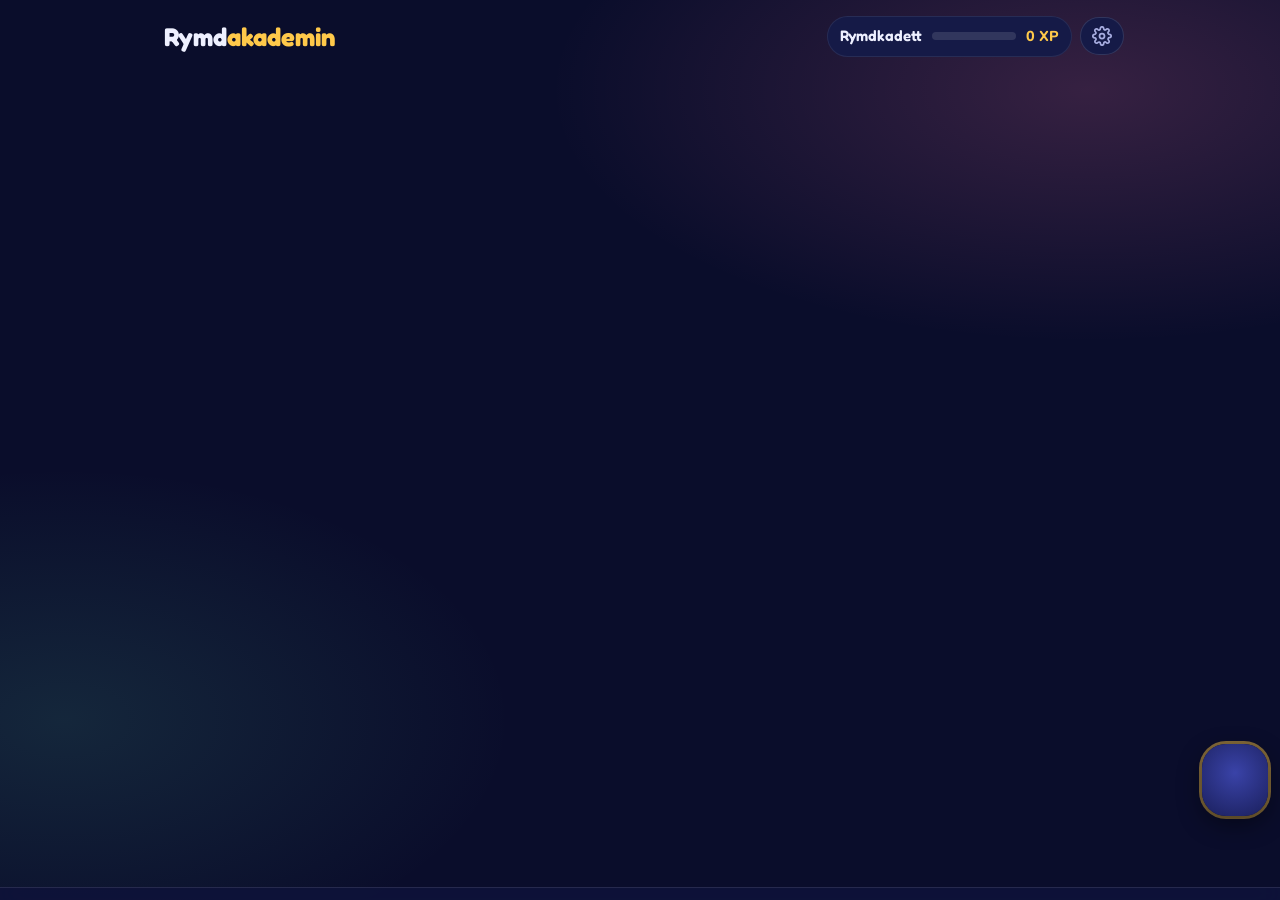
<file: rymdakademin-src/src/head.html>
<!DOCTYPE html>
<html lang="sv">
<head>
<meta charset="utf-8">
<meta name="viewport" content="width=device-width, initial-scale=1">
<title>Rymdakademin</title>
<link rel="preconnect" href="https://fonts.googleapis.com">
<link rel="preconnect" href="https://fonts.gstatic.com" crossorigin>
<link href="https://fonts.googleapis.com/css2?family=Fredoka:wght@500;600;700&family=Nunito:wght@400;600;800&family=Atkinson+Hyperlegible:wght@400;700&display=swap" rel="stylesheet">
<style>
:root{
  /* Layout: en enda rymdvärld. Stjärnhimmel bakom, kort som fönster i en rymdstation, tio lägen i en rullbar flikrad */
  --space:#0a0d2b; --panel:#151a47; --panel-2:#20276a; --ink:#eef0ff; --muted:#a6acdf;
  --sun:#ffc94a; --pink:#ff7aa8; --mint:#5fe0b0; --bad:#ff6b6b;
  --display:"Fredoka","Nunito",system-ui,sans-serif;
  --body:"Nunito",system-ui,-apple-system,"Segoe UI",sans-serif;
  color-scheme:dark;
}
*{box-sizing:border-box}
html,body{margin:0;min-height:100%}
body{background:var(--space);
  background-image:radial-gradient(60% 40% at 85% 10%,rgba(255,122,168,.18),transparent 70%),radial-gradient(50% 40% at 5% 80%,rgba(95,224,176,.12),transparent 70%);
  background-attachment:fixed;color:var(--ink);font-family:var(--body);font-size:16px;line-height:1.5;}
#sky{position:fixed;inset:0;width:100%;height:100%;z-index:0;pointer-events:none}
.app{position:relative;z-index:1;max-width:1000px;margin:0 auto;padding:16px 16px 48px;display:flex;flex-direction:column;gap:16px}
h1,h2,h3{font-family:var(--display);margin:0;text-wrap:balance;line-height:1.15}
p{margin:0}
button,input{font:inherit;color:inherit}
button{cursor:pointer}
button:focus-visible,.flip:focus-visible,a:focus-visible,input:focus-visible,.star-hit:focus-visible{outline:3px solid var(--sun);outline-offset:3px}
canvas.art{display:block}

/* Header */
.top{display:flex;align-items:center;justify-content:space-between;gap:10px;flex-wrap:wrap}
.brand{display:flex;align-items:center;gap:8px}
.brand .art{width:48px;height:48px}
.brand h1{font-size:1.6rem;font-weight:700}
.brand h1 span{color:var(--sun)}
.top-right{display:flex;gap:8px;align-items:center;flex-wrap:wrap}
.hud{display:flex;align-items:center;gap:10px;background:var(--panel);border:1px solid rgba(255,255,255,.08);padding:8px 12px;border-radius:999px}
.hud .lvl{font-family:var(--display);font-weight:600;font-size:.95rem;white-space:nowrap}
.hud .bar{width:84px;height:8px;border-radius:99px;background:rgba(255,255,255,.12);overflow:hidden}
.hud .bar i{display:block;height:100%;background:linear-gradient(90deg,var(--sun),var(--pink));border-radius:99px;transition:width .5s}
.hud .xp{font-variant-numeric:tabular-nums;color:var(--sun);font-weight:800;font-size:.9rem;white-space:nowrap}
.iconbtn{display:inline-flex;align-items:center;gap:6px;border:1px solid rgba(255,255,255,.12);background:var(--panel);border-radius:999px;padding:8px 11px;font-weight:800;font-size:.85rem;color:var(--muted)}
.iconbtn svg{width:18px;height:18px}
.iconbtn[aria-pressed="true"]{color:var(--ink);border-color:var(--sun)}

/* Tabs */
.tabs{display:none;gap:6px;background:var(--panel);padding:6px;border-radius:18px;border:1px solid rgba(255,255,255,.08);overflow-x:auto;scrollbar-width:none;position:sticky;top:8px;z-index:5;box-shadow:0 8px 24px rgba(0,0,0,.35)}
.tabs button{flex:0 0 auto;border:0;background:transparent;padding:9px 12px;border-radius:13px;font-family:var(--display);font-weight:600;font-size:.98rem;color:var(--muted);display:flex;align-items:center;gap:6px}
.tabs button svg{width:19px;height:19px}
.tabs button[aria-selected="true"]{background:var(--panel-2);color:var(--ink);box-shadow:inset 0 -3px 0 var(--sun)}

.view{display:none;flex-direction:column;gap:16px}
.view.on{display:flex}
.card{background:linear-gradient(180deg,var(--panel-2),var(--panel));border:1px solid rgba(255,255,255,.08);border-radius:24px;padding:20px}
.lead{color:var(--muted);max-width:62ch}
.vhead{display:flex;flex-direction:column;gap:4px}
.vhead h2{font-size:1.6rem}

/* Chips */
.chips-row{display:flex;gap:6px;overflow-x:auto;padding-bottom:2px;scrollbar-width:none;flex-wrap:wrap}
.chips-row.scroll{flex-wrap:nowrap}
.chips-row button{flex:0 0 auto;border:1px solid rgba(255,255,255,.15);background:rgba(255,255,255,.04);color:var(--muted);border-radius:999px;padding:6px 12px;font-weight:800;font-size:.85rem}
.chips-row button[aria-pressed="true"]{background:var(--pink);border-color:var(--pink);color:#2b0718}

/* Dagens fakta */
.daily{display:grid;grid-template-columns:72px 1fr;gap:14px;align-items:center;background:linear-gradient(110deg,rgba(255,201,74,.16),rgba(255,122,168,.1));border:1px solid rgba(255,201,74,.35);border-radius:22px;padding:12px 16px}
.daily .art{width:72px;height:72px}
.daily small{color:var(--sun);font-weight:800;letter-spacing:1px;text-transform:uppercase;font-size:.72rem}
.daily p{margin:2px 0 6px}
.linkbtn{border:0;background:none;padding:0;color:var(--pink);font-weight:800;text-decoration:underline;text-underline-offset:3px}

/* Explore */
.strip-head{display:flex;justify-content:space-between;align-items:baseline;gap:8px;color:var(--muted);font-size:.9rem}
.strip-head b{color:var(--ink);font-family:var(--display);font-weight:600;font-size:1.05rem}
.strip{display:flex;gap:6px;overflow-x:auto;padding:6px 2px 10px;scroll-snap-type:x proximity;scrollbar-width:thin}
.body-btn{flex:0 0 auto;scroll-snap-align:center;border:2px solid transparent;background:rgba(255,255,255,.04);border-radius:18px;padding:6px 6px 8px;display:flex;flex-direction:column;align-items:center;gap:2px;width:84px;position:relative}
.body-btn .art{width:64px;height:64px}
.body-btn span{font-size:.76rem;font-weight:800;color:var(--muted);text-align:center;line-height:1.2}
.body-btn[aria-current="true"]{border-color:var(--sun);background:rgba(255,201,74,.1)}
.body-btn[aria-current="true"] span{color:var(--ink)}
.body-btn .done{position:absolute;top:4px;right:6px;color:var(--sun);font-size:.85rem}
.detail{display:grid;grid-template-columns:minmax(220px,1fr) 1.3fr;gap:20px;align-items:start}
.hero{position:relative;display:grid;place-items:center;padding:8px}
.hero .art{width:100%;max-width:320px;aspect-ratio:1;height:auto}
.nav-arrows{display:flex;gap:8px;justify-content:center;margin-top:4px;flex-wrap:wrap}
.nav-arrows button{border:1px solid rgba(255,255,255,.15);background:rgba(255,255,255,.05);border-radius:999px;padding:6px 14px;font-weight:800;font-size:.9rem}
.info{display:flex;flex-direction:column;gap:14px;min-width:0}
.kicker{color:var(--pink);font-weight:800;font-size:.8rem;letter-spacing:1.2px;text-transform:uppercase}
.info h2{font-size:2.2rem;font-weight:700;overflow-wrap:anywhere}
.tag{color:var(--muted);font-size:1.05rem;max-width:60ch}
.stats{display:grid;grid-template-columns:repeat(2,minmax(0,1fr));gap:8px}
.stat{background:rgba(10,13,43,.55);border:1px solid rgba(255,255,255,.07);border-radius:14px;padding:8px 12px}
.stat small{display:block;color:var(--muted);font-size:.75rem;font-weight:600}
.stat b{font-family:var(--display);font-weight:600;font-size:1.02rem;font-variant-numeric:tabular-nums}
.facts{list-style:none;margin:0;padding:0;display:flex;flex-direction:column;gap:8px}
.facts li{display:flex;gap:10px;align-items:flex-start;max-width:65ch}
.facts li::before{content:"";flex:0 0 10px;height:10px;margin-top:7px;border-radius:50%;background:var(--mint);box-shadow:0 0 10px var(--mint)}
.see{display:flex;gap:12px;align-items:flex-start;background:rgba(122,140,255,.12);border:1px solid rgba(122,140,255,.45);border-radius:18px;padding:12px 14px}
.see svg{width:30px;height:30px;flex:0 0 auto;color:#a9b6ff}
.see b{font-family:var(--display);font-weight:600;color:#c3ccff}
.did{display:flex;gap:12px;align-items:center;background:rgba(255,201,74,.1);border:1px dashed rgba(255,201,74,.5);border-radius:18px;padding:10px 14px}
.did svg{width:54px;height:60px;flex:0 0 auto}
.did b{font-family:var(--display);font-weight:600;color:var(--sun)}
.primary{border:0;border-radius:16px;padding:13px 18px;background:var(--sun);color:#2a1a00;font-family:var(--display);font-weight:600;font-size:1.05rem;box-shadow:0 5px 0 #c4901c;transition:transform .1s,box-shadow .1s}
.primary:active{transform:translateY(3px);box-shadow:0 2px 0 #c4901c}
.primary[disabled]{background:rgba(95,224,176,.18);color:var(--mint);box-shadow:none;cursor:default}
.ghost{border:2px solid rgba(255,255,255,.18);background:transparent;border-radius:16px;padding:11px 16px;font-family:var(--display);font-weight:600;font-size:1rem}
.ghost[disabled]{opacity:.45;cursor:default}

/* Fördjupning */
.deep-btn{display:flex;align-items:center;justify-content:center;gap:8px;border:2px solid var(--mint);background:rgba(95,224,176,.08);color:var(--mint);border-radius:16px;padding:11px 16px;font-family:var(--display);font-weight:600;font-size:1.02rem}
.deep-btn svg{width:20px;height:20px}
.deep-btn[aria-expanded="true"]{background:rgba(95,224,176,.18)}
.deep{display:flex;flex-direction:column;gap:10px;background:rgba(10,13,43,.55);border:1px solid rgba(95,224,176,.3);border-radius:18px;padding:14px}
.deep[hidden]{display:none}
.deep section{display:grid;grid-template-columns:30px 1fr;gap:10px;align-items:start}
.deep .dnum{width:30px;height:30px;border-radius:50%;display:grid;place-items:center;background:var(--mint);color:#06281d;font-family:var(--display);font-weight:700}
.deep h3{font-size:1.05rem;font-weight:600;color:var(--mint)}
.deep p{max-width:62ch}

/* Svåra ord */
.term{font:inherit;color:inherit;background:none;border:0;padding:0;margin:0;cursor:help;text-decoration:underline dotted var(--mint) 2px;text-underline-offset:4px;border-radius:4px}
.term:hover,.term.on{background:rgba(95,224,176,.18);color:var(--ink)}
.term-demo{text-decoration:underline dotted var(--mint) 2px;text-underline-offset:4px;color:var(--ink)}
.gl-hint{font-size:.82rem;color:var(--muted)}
.termpop{position:fixed;z-index:40;background:#1d2468;border:2px solid var(--mint);border-radius:18px;padding:12px 14px;box-shadow:0 14px 40px rgba(0,0,0,.55);display:flex;flex-direction:column;gap:8px}
.termpop[hidden]{display:none}
.tp-head{display:flex;justify-content:space-between;align-items:center;gap:10px}
.tp-head b{font-family:var(--display);font-weight:600;font-size:1.2rem;color:var(--mint)}
.tp-head button{border:0;background:rgba(255,255,255,.1);width:30px;height:30px;border-radius:50%;font-size:1.2rem;line-height:1}
.gloss .seen dt::after{content:"✓";color:var(--mint);margin-left:6px;font-size:.9rem}

/* Uppläsning */
.say{white-space:nowrap;display:inline-flex;align-items:center;gap:6px;border:1px solid rgba(255,255,255,.2);background:rgba(255,255,255,.06);color:var(--ink);border-radius:999px;padding:5px 11px 5px 9px;font-weight:800;font-size:.8rem;flex:0 0 auto;font-family:var(--body)}
.say svg{width:16px;height:16px}
.say.talking{background:var(--sun);color:#2a1a00;border-color:var(--sun);animation:pulse 1.2s ease-in-out infinite}
@keyframes pulse{50%{box-shadow:0 0 0 6px rgba(255,201,74,.2)}}
.title-row{display:flex;justify-content:space-between;align-items:flex-start;gap:10px}
.deep-top{display:flex;justify-content:flex-end}
.face .say{margin-top:4px}

/* Stjärnkartan */
.why-grid{display:grid;grid-template-columns:repeat(auto-fill,minmax(250px,1fr));gap:10px}
.why{display:grid;grid-template-columns:52px 1fr;gap:10px;align-items:center;background:rgba(10,13,43,.5);border-radius:16px;padding:10px}
.why .art{width:52px;height:52px}
.why b{font-family:var(--display);font-weight:600;color:var(--sun)}
.steps{list-style:none;margin:0;padding:0;display:grid;grid-template-columns:repeat(auto-fill,minmax(290px,1fr));gap:12px}
.step{display:flex;flex-direction:column;gap:10px;background:linear-gradient(180deg,var(--panel-2),var(--panel));border:1px solid rgba(255,255,255,.08);border-radius:20px;padding:14px}
.step>svg{width:100%;height:96px;background:rgba(10,13,43,.6);border-radius:14px;font-family:Nunito,sans-serif}
.step>div{display:flex;flex-direction:column;gap:6px;align-items:flex-start}
.step .dnum{width:28px;height:28px;border-radius:50%;display:grid;place-items:center;background:var(--sun);color:#2a1a00;font-family:var(--display);font-weight:700}
.step h3{font-size:1.15rem}
#skymap{width:100%;max-width:600px;aspect-ratio:1;height:auto;display:block;cursor:crosshair;touch-action:manipulation}
.sky-day{background:rgba(255,201,74,.12);border:1px solid rgba(255,201,74,.4);border-radius:14px;padding:8px 12px;font-weight:600}
.sky-day[hidden]{display:none}
.legend{display:flex;flex-wrap:wrap;gap:6px 14px;font-size:.8rem;color:var(--muted);font-weight:700;justify-content:center}
.legend span{display:flex;align-items:center;gap:6px}
.legend i{display:inline-block}
.lg-dot{width:9px;height:9px;border-radius:50%;background:#fff}
.lg-line{width:18px;border-top:2px solid #9fd0ff}
.lg-ecl{width:18px;border-top:2px dashed #ffb05a}
.lg-tri{width:18px;border-top:2px dotted #ffc94a}
.lg-pl{width:12px;height:12px;border-radius:50%;background:#ffe6c0;outline:1.5px dashed #ffc94a;outline-offset:2px}
.lg-moon{width:12px;height:12px;border-radius:50%;background:linear-gradient(90deg,#2a2f55 50%,#f4f2e8 50%)}
.sky-planets{font-size:.9rem;color:var(--muted)}
.sky-planets b{color:var(--sun)}
.lg-mw{width:18px;height:8px;border-radius:4px;background:rgba(200,210,255,.3)}
.sky-card{display:flex;justify-content:space-between;gap:12px;align-items:flex-start;background:rgba(255,201,74,.1);border:1px solid rgba(255,201,74,.4);border-radius:16px;padding:12px 14px}
.sky-card b{font-family:var(--display);font-weight:600;font-size:1.15rem;color:var(--sun)}
.tasks{list-style:none;margin:0;padding:0;display:flex;flex-direction:column;gap:6px}
.tasks li{display:flex;gap:10px;align-items:center;background:rgba(10,13,43,.5);border-radius:12px;padding:8px 12px}
.tasks .tick{flex:0 0 22px;height:22px;border-radius:50%;border:2px solid rgba(255,255,255,.3);display:grid;place-items:center;font-weight:800;font-size:.8rem}
.tasks li.ok{color:var(--mint)}
.tasks li.ok .tick{background:var(--mint);border-color:var(--mint);color:#06281d}

/* Navigering */
.sr{position:absolute;left:-9999px}
.app{padding-bottom:110px}
.bnav{position:fixed;left:0;right:0;bottom:0;z-index:30;display:flex;justify-content:center;gap:2px;padding:6px 8px calc(6px + env(safe-area-inset-bottom));background:rgba(15,19,58,.92);backdrop-filter:blur(12px);-webkit-backdrop-filter:blur(12px);border-top:1px solid rgba(255,255,255,.1)}
.bnav button{flex:1;max-width:130px;border:0;background:none;color:var(--muted);display:flex;flex-direction:column;align-items:center;gap:3px;padding:7px 2px;border-radius:14px;font-weight:800;font-size:.74rem;position:relative}
.bnav svg{width:24px;height:24px}
.bnav button[aria-current="page"]{color:var(--sun);background:rgba(255,201,74,.1)}
.bnav button[aria-current="page"]::before{content:"";position:absolute;top:-7px;left:30%;right:30%;height:3px;border-radius:3px;background:var(--sun)}
.crumb{display:flex;align-items:center;gap:10px;font-weight:800;color:var(--muted)}
.crumb[hidden]{display:none}
.crumb button{border:1px solid rgba(255,255,255,.18);background:var(--panel);border-radius:999px;padding:7px 14px;font-weight:800;color:var(--ink)}
.tiles{display:grid;grid-template-columns:repeat(auto-fill,minmax(280px,1fr));gap:10px}
.tile{display:grid;grid-template-columns:48px 1fr 18px;gap:12px;align-items:center;text-align:left;border:1px solid rgba(255,255,255,.1);background:linear-gradient(180deg,var(--panel-2),var(--panel));border-radius:20px;padding:12px 14px;min-height:72px;transition:transform .12s,border-color .2s}
.tile:hover{border-color:var(--sun);transform:translateY(-2px)}
.ticon{width:48px;height:48px;border-radius:14px;display:grid;place-items:center;background:rgba(255,201,74,.14);color:var(--sun)}
.ticon svg{width:26px;height:26px}
.ttext b{display:block;font-family:var(--display);font-weight:600;font-size:1.1rem}
.ttext small{color:var(--muted);font-size:.85rem;line-height:1.3}
.tarrow{font-size:1.6rem;color:var(--muted);font-weight:800}
.tile.miss .ticon{background:rgba(255,107,107,.18);color:var(--bad)}
.mer{display:flex;flex-direction:column;gap:10px}
.ghead{font-size:1rem;color:var(--muted);font-weight:600;margin-top:6px}
.hello{background:linear-gradient(120deg,#2b2f86,#1a1f5c 60%,#3b2a6e);border:1px solid rgba(255,255,255,.1);border-radius:24px;padding:18px}
.hello small{color:var(--sun);font-weight:800;letter-spacing:1px;text-transform:uppercase;font-size:.72rem}
.hello h2{font-size:1.8rem;margin:2px 0 10px}
.hstats{display:flex;flex-wrap:wrap;gap:6px}
.hstats span{background:rgba(10,13,43,.55);border-radius:999px;padding:5px 11px;font-size:.85rem;color:var(--muted)}
.hstats b{color:var(--ink)}
.cont{display:flex;justify-content:space-between;align-items:center;gap:14px;background:rgba(255,201,74,.1);border:2px solid rgba(255,201,74,.5);border-radius:22px;padding:14px 16px}
.cont small{color:var(--sun);font-weight:800;letter-spacing:1px;text-transform:uppercase;font-size:.72rem}
.cont h3{font-size:1.2rem;margin:2px 0}
.cont p{color:var(--muted);font-size:.92rem}
.cont .primary{flex:0 0 auto}
.gear svg{width:20px;height:20px}
.top-right{position:relative}
.settings{position:absolute;right:0;top:calc(100% + 8px);z-index:35;background:#1d2468;border:1px solid rgba(255,255,255,.15);border-radius:18px;padding:12px;display:flex;flex-direction:column;gap:8px;min-width:210px;box-shadow:0 14px 40px rgba(0,0,0,.5)}
.settings[hidden]{display:none}
.settings b{font-family:var(--display);font-weight:600}
.settings .iconbtn{justify-content:flex-start;padding:10px 12px;font-size:.92rem}
.settings .iconbtn span{display:inline!important}
.settings .iconbtn[aria-pressed="true"]::after{content:"På";margin-left:auto;color:var(--mint);font-size:.8rem}
.settings .iconbtn[aria-pressed="false"]::after{content:"Av";margin-left:auto;font-size:.8rem}
.toast{bottom:96px}

/* Profil */
.pf{display:flex;flex-direction:column;gap:18px}
.pf-sec{display:flex;flex-direction:column;gap:8px}
.pf-sec h3{font-size:1.2rem}
.pf-grid{display:grid;grid-template-columns:minmax(0,2fr) minmax(0,1fr);gap:10px}
.pf label{display:flex;flex-direction:column;gap:4px;font-weight:800;font-size:.9rem}
.pf input{width:100%;min-width:0;box-sizing:border-box;padding:11px 12px;border-radius:14px;border:2px solid rgba(255,255,255,.2);background:rgba(10,13,43,.6);font-size:1.05rem;font-family:var(--body)}
.lvgrid{display:grid;grid-template-columns:repeat(auto-fill,minmax(200px,1fr));gap:10px}
.lvcard{text-align:left;border:2px solid rgba(255,255,255,.14);background:rgba(10,13,43,.5);border-radius:18px;padding:12px;display:flex;flex-direction:column;gap:4px;position:relative}
.lvcard b{font-family:var(--display);font-weight:600;font-size:1.15rem}
.lvcard small{color:var(--muted);font-size:.84rem;line-height:1.3}
.lvcard .ages{color:var(--sun);font-weight:800}
.lvcard.on{border-color:var(--sun);background:rgba(255,201,74,.12)}
.lvbars{display:flex;gap:3px}
.lvbars i{width:14px;height:6px;border-radius:4px;background:rgba(255,255,255,.15)}
.lvbars i.f{background:var(--sun)}
.sugg{align-self:flex-start;margin-top:4px;background:var(--mint);color:#06281d;font-weight:800;font-size:.72rem;border-radius:999px;padding:2px 8px}
.avbuilder{display:grid;grid-template-columns:150px 1fr;gap:16px;align-items:start}
.avprev{background:radial-gradient(circle,#2b3290,#141a52 70%);border-radius:22px;display:grid;place-items:center;padding:10px}
.avprev svg{width:120px;height:140px}
.avopts{display:flex;flex-direction:column;gap:10px}
.avrow{display:flex;flex-direction:column;gap:5px;font-weight:800;font-size:.9rem}
.swatches{display:flex;gap:8px;flex-wrap:wrap}
.sw{width:34px;height:34px;border-radius:50%;border:3px solid rgba(255,255,255,.2)}
.sw.on{border-color:var(--sun);box-shadow:0 0 0 3px rgba(255,201,74,.3)}
.hello{display:flex;justify-content:space-between;gap:10px;align-items:center}
.hello-ava svg{width:90px;height:105px;animation:bob 4s ease-in-out infinite}
.onboard{position:fixed;inset:0;z-index:60;background:rgba(6,8,30,.85);backdrop-filter:blur(6px);overflow-y:auto;padding:16px}
.onboard[hidden]{display:none}
.ob-card{max-width:760px;margin:0 auto;background:linear-gradient(180deg,var(--panel-2),var(--panel));border:1px solid rgba(255,255,255,.12);border-radius:26px;padding:20px;display:flex;flex-direction:column;gap:16px}
.ob-head{display:flex;gap:14px;align-items:center}
.ob-head svg{width:84px;height:98px;flex:0 0 auto;animation:bob 4s ease-in-out infinite}
.ob-head h2{font-size:1.5rem}
.ob-foot{display:flex;justify-content:space-between;gap:10px;flex-wrap:wrap}
/* Astronaut-hjälparen */
.buddy{position:fixed;right:12px;bottom:calc(84px + env(safe-area-inset-bottom));z-index:32;width:66px;height:72px;border:0;padding:0;border-radius:24px;background:radial-gradient(circle at 50% 40%,#3a43a8,#1a1f5c);box-shadow:0 8px 24px rgba(0,0,0,.45),0 0 0 3px rgba(255,201,74,.5)}
.buddy svg{width:58px;height:66px;animation:bob 4s ease-in-out infinite}
.buddy-say{position:fixed;right:86px;bottom:calc(96px + env(safe-area-inset-bottom));z-index:32;max-width:min(280px,calc(100% - 110px));background:#f4f6ff;color:#1b1640;border-radius:18px 18px 4px 18px;padding:10px 13px;font-weight:700;font-size:.92rem;box-shadow:0 8px 24px rgba(0,0,0,.4);cursor:pointer}
.buddy-say[hidden]{display:none}
.buddy-panel{position:fixed;right:12px;bottom:calc(164px + env(safe-area-inset-bottom));z-index:34;width:min(360px,calc(100% - 24px));background:#1d2468;border:2px solid var(--sun);border-radius:22px;padding:12px;display:flex;flex-direction:column;gap:10px;box-shadow:0 18px 50px rgba(0,0,0,.55)}
.buddy-panel[hidden]{display:none}
.bp-head{display:grid;grid-template-columns:46px 1fr 32px;gap:10px;align-items:center}
.bp-head svg{width:46px;height:54px}
.bp-head b{font-family:var(--display);font-weight:600;font-size:1.15rem;display:block}
.bp-head small{color:var(--muted);font-weight:700}
.bp-head button{border:0;background:rgba(255,255,255,.1);width:32px;height:32px;border-radius:50%;font-size:1.2rem}
.bp-text{background:#f4f6ff;color:#1b1640;border-radius:16px;padding:10px 12px;display:flex;flex-direction:column;gap:8px;align-items:flex-start;max-height:40vh;overflow-y:auto}
.bp-text p{font-weight:600;line-height:1.45}
.bp-text .say{color:#1b1640;border-color:rgba(27,22,64,.3);background:rgba(27,22,64,.06)}
.bp-actions{display:flex;flex-wrap:wrap;gap:6px}
.bp-actions button{border:1px solid rgba(255,255,255,.2);background:rgba(255,255,255,.07);border-radius:999px;padding:8px 12px;font-weight:800;font-size:.85rem}
.bp-actions button:first-child{background:var(--sun);color:#2a1a00;border-color:var(--sun)}
.opt.struck{opacity:.35;text-decoration:line-through}
@media (max-width:600px){.avbuilder{grid-template-columns:1fr}.avprev svg{width:100px;height:116px}.pf-grid{grid-template-columns:1fr 110px}}

/* 3D */
.s3-wrap{position:relative;height:68vh;min-height:380px;border-radius:22px;overflow:hidden;background:#03040f;border:1px solid rgba(255,255,255,.1)}
.s3-wrap canvas{width:100%;height:100%;display:block;touch-action:none}
.s3-wrap.max{position:fixed;inset:0;height:auto;z-index:55;border-radius:0}
body.s3max .bnav,body.s3max .buddy,body.s3max .buddy-say{display:none}
.s3-labels{position:absolute;inset:0;pointer-events:none;overflow:hidden}
.s3l{position:absolute;left:0;top:0;margin:10px 0 0 8px;pointer-events:auto;border:0;background:rgba(10,13,43,.6);color:#eef0ff;font-weight:800;font-size:.75rem;padding:2px 7px;border-radius:999px;white-space:nowrap}
.s3l.moon{font-size:.66rem;color:#c8cce8}
.s3l.on{background:var(--sun);color:#2a1a00}
.s3-msg{position:absolute;inset:0;display:grid;place-items:center;text-align:center;padding:20px;font-weight:800;color:var(--muted);pointer-events:none}
.s3-date{position:absolute;left:10px;top:10px;background:rgba(10,13,43,.7);border-radius:999px;padding:4px 10px;font-weight:800;font-size:.8rem;font-variant-numeric:tabular-nums}
.s3-date:empty{display:none}
.s3-full{position:absolute;right:10px;top:10px;border:1px solid rgba(255,255,255,.2);background:rgba(10,13,43,.7);border-radius:999px;padding:5px 12px;font-weight:800;font-size:.8rem}
.s3-info{position:absolute;left:10px;right:10px;bottom:10px;display:flex;gap:10px;justify-content:space-between;align-items:flex-start;background:rgba(15,19,58,.82);border:1px solid rgba(255,201,74,.5);border-radius:16px;padding:8px 12px;max-height:34%;overflow-y:auto}
.s3-info p{font-size:.84rem!important;line-height:1.35}
.s3-info[hidden]{display:none}
.s3-info b{font-family:var(--display);font-weight:600;color:var(--sun);font-size:1.1rem}
.s3-info p{font-size:.9rem}
.s3dist{color:var(--mint);font-weight:700;margin-top:4px}

/* Lärväg */
.path{list-style:none;margin:0;padding:0;display:flex;flex-direction:column;gap:0;position:relative}
.pstep{display:grid;grid-template-columns:46px 1fr;gap:12px;position:relative;padding-bottom:14px}
.pstep::before{content:"";position:absolute;left:21px;top:46px;bottom:0;width:4px;border-radius:4px;background:rgba(255,255,255,.12)}
.pstep:last-child::before{display:none}
.pstep.done::before{background:var(--mint)}
.pnode{width:46px;height:46px;border-radius:50%;display:grid;place-items:center;font-family:var(--display);font-weight:700;font-size:1.15rem;background:var(--panel);border:3px solid rgba(255,255,255,.2);position:relative;z-index:1}
.pstep.done .pnode{background:var(--mint);border-color:var(--mint);color:#06281d}
.pstep.here .pnode{border-color:var(--sun);box-shadow:0 0 0 6px rgba(255,201,74,.2);color:var(--sun)}
.pcard{background:linear-gradient(180deg,var(--panel-2),var(--panel));border:1px solid rgba(255,255,255,.08);border-radius:20px;padding:14px;display:flex;flex-direction:column;gap:10px}
.pstep.locked .pcard{opacity:.5}
.pstep.here .pcard{border-color:rgba(255,201,74,.5)}
.pcard h3{font-size:1.15rem}
.got{font-size:.72rem;font-weight:800;color:var(--mint);letter-spacing:.8px;text-transform:uppercase}
.lock{font-size:.72rem;font-weight:800;color:var(--muted);letter-spacing:.8px;text-transform:uppercase}
.pbodies{display:flex;gap:6px;flex-wrap:wrap}
.pbody{border:2px solid rgba(255,255,255,.12);background:rgba(10,13,43,.5);border-radius:14px;padding:4px 8px 4px 4px;display:flex;align-items:center;gap:6px;font-weight:800;font-size:.82rem}
.pbody .art{width:34px;height:34px}
.pbody.read{border-color:var(--mint)}
.pbody.read span::after{content:" ✓";color:var(--mint)}
.pbody[disabled]{cursor:default}
.ptest{background:rgba(10,13,43,.5);border-radius:16px;padding:12px;display:flex;flex-direction:column;gap:6px}
.primary[disabled]:not(#learn){background:rgba(255,255,255,.08);color:var(--muted);box-shadow:none;cursor:default}

/* Dagens uppdrag */
.mission{background:linear-gradient(110deg,rgba(95,224,176,.12),rgba(122,140,255,.1));border:1px solid rgba(95,224,176,.35);border-radius:22px;padding:12px 16px;display:flex;flex-direction:column;gap:8px}
.mhead{display:flex;justify-content:space-between;align-items:center;gap:10px}
.mhead small{color:var(--mint);font-weight:800;letter-spacing:1px;text-transform:uppercase;font-size:.72rem}
.mhead h3{font-size:1.05rem}
.streak{display:flex;align-items:center;gap:4px;background:rgba(10,13,43,.6);border-radius:999px;padding:4px 10px 4px 6px;font-size:.8rem;color:var(--muted);font-weight:800;white-space:nowrap}
.streak svg{width:22px;height:22px}
.streak b{font-family:var(--display);font-size:1.1rem;color:var(--ink)}
.mlist{list-style:none;margin:0;padding:0;display:flex;flex-direction:column;gap:6px}
.mlist li{display:grid;grid-template-columns:22px 1fr auto;gap:10px;align-items:center;font-size:.92rem}
.mlist .tick{width:22px;height:22px;border-radius:50%;border:2px solid rgba(255,255,255,.3);display:grid;place-items:center;font-weight:800;font-size:.75rem}
.mlist li.ok .tick{background:var(--mint);border-color:var(--mint);color:#06281d}
.mlist b{font-variant-numeric:tabular-nums;font-size:.85rem}
.mbar{height:6px;border-radius:9px;background:rgba(255,255,255,.1);overflow:hidden;margin-top:3px}
.mbar i{display:block;height:100%;background:var(--mint);border-radius:9px;transition:width .4s}

/* Quiz extra */
.miss-chip{border-color:var(--bad)!important;color:#ffb0b0!important}
.miss-chip[aria-pressed="true"]{background:var(--bad)!important;color:#2b0707!important}
.turn{display:flex;justify-content:space-between;align-items:center;gap:8px;flex-wrap:wrap;border-radius:14px;padding:8px 12px;font-size:.88rem;font-variant-numeric:tabular-nums}
.turn b{font-family:var(--display);font-size:1.05rem}
.turn.p1{background:rgba(255,122,168,.18);border:1px solid var(--pink)}
.turn.p2{background:rgba(95,224,176,.15);border:1px solid var(--mint)}
.duel{display:flex;gap:12px}
.duel div{border-radius:16px;padding:10px 20px;text-align:center}
.duel small{display:block;font-weight:800;font-size:.8rem}
.duel b{font-family:var(--display);font-size:2.2rem}
.duel .p1{background:rgba(255,122,168,.18);border:1px solid var(--pink)}
.duel .p2{background:rgba(95,224,176,.15);border:1px solid var(--mint)}

/* Förklaringar */
.ex-card{display:flex;flex-direction:column;gap:12px}
.ex-card h3{font-size:1.3rem}
.ex-text{max-width:65ch}
.ex-canvas{width:100%;height:auto;aspect-ratio:100/62;display:block;background:rgba(10,13,43,.55);border-radius:18px}

/* Karta */
.map-wrap{position:relative;display:grid;place-items:center}
#map{width:100%;max-width:640px;aspect-ratio:1;height:auto;display:block;cursor:pointer;touch-action:manipulation}
.controls{display:flex;gap:10px;flex-wrap:wrap;align-items:center;justify-content:center}
.controls label{display:flex;flex-direction:column;gap:4px;font-weight:800;font-size:.85rem;color:var(--muted);min-width:220px;flex:1;max-width:340px}
input[type=range]{accent-color:var(--sun);width:100%}
.readout{display:flex;gap:8px;flex-wrap:wrap;justify-content:center}
.readout span{background:rgba(10,13,43,.6);border-radius:999px;padding:6px 12px;font-weight:800;font-size:.9rem;font-variant-numeric:tabular-nums}
.readout b{color:var(--sun)}

/* Skala */
.scale-row{display:flex;align-items:flex-end;gap:18px;overflow-x:auto;padding:10px 4px 6px;min-height:300px}
.scale-item{flex:0 0 auto;display:flex;flex-direction:column;align-items:center;gap:6px}
.scale-item .art{flex:0 0 auto}
.scale-item b{font-family:var(--display);font-weight:600;font-size:.95rem}
.scale-item small{color:var(--muted);font-size:.75rem;font-variant-numeric:tabular-nums;white-space:nowrap}
.sun-edge{flex:0 0 auto;width:120px;height:280px;border-radius:0 280px 280px 0/0 50% 50% 0;background:radial-gradient(circle at -120% 50%,#fff4c0 0%,#fbb32c 55%,#f07818 70%,#b83a0a 76%);box-shadow:0 0 40px rgba(255,170,40,.6);display:flex;align-items:center;padding:12px;color:#3a1800;font-weight:800;font-size:.7rem;line-height:1.25;padding-right:14px}
.dist-track{position:relative;overflow-x:auto;padding:10px 0 4px}
.dist-inner{position:relative;height:150px}
.dist-line{position:absolute;left:0;right:0;top:64px;border-top:2px dashed rgba(255,255,255,.2)}
.dist-mark{position:absolute;top:40px;transform:translateX(-50%);display:flex;flex-direction:column;align-items:center;gap:2px;text-align:center}
.dist-mark .art{width:46px;height:46px}
.dist-mark b{font-size:.78rem;font-weight:800;white-space:nowrap}
.dist-mark small{font-size:.7rem;color:var(--muted);white-space:nowrap;font-variant-numeric:tabular-nums}
.dist-sun{position:absolute;left:-70px;top:4px;width:120px;height:120px;border-radius:50%;background:radial-gradient(circle,#fff4c0,#fbb32c 50%,#f07818 70%,rgba(240,120,24,0) 72%);box-shadow:0 0 30px rgba(255,170,40,.5)}
.photon{position:absolute;top:58px;width:14px;height:14px;margin-left:-7px;border-radius:50%;background:#fff;box-shadow:0 0 10px 4px #fff7c0,0 0 30px 8px rgba(255,201,74,.7);display:none}
.photon.on{display:block}
.dist-table{width:100%;border-collapse:collapse;font-variant-numeric:tabular-nums;font-size:.92rem}
.dist-table th,.dist-table td{text-align:left;padding:7px 8px;border-bottom:1px solid rgba(255,255,255,.08)}
.dist-table th{color:var(--muted);font-size:.78rem;font-weight:800}
.table-wrap{overflow-x:auto}

/* Våg */
.weigh-in{display:flex;gap:14px;align-items:center;flex-wrap:wrap}
.weigh-in label{font-weight:800}
.weigh-in input[type=number]{width:110px;padding:10px 12px;border-radius:14px;border:2px solid rgba(255,255,255,.2);background:rgba(10,13,43,.6);font-family:var(--display);font-size:1.3rem;font-weight:600}
.wrows{display:flex;flex-direction:column;gap:8px}
.wrow{display:grid;grid-template-columns:46px 110px 1fr auto;gap:12px;align-items:center;background:rgba(10,13,43,.45);border-radius:16px;padding:6px 12px 6px 6px}
.wrow .art{width:46px;height:46px}
.wrow b{font-family:var(--display);font-weight:600}
.wbar{height:12px;border-radius:99px;background:rgba(255,255,255,.08);overflow:hidden}
.wbar i{display:block;height:100%;border-radius:99px;background:linear-gradient(90deg,var(--mint),var(--sun));transition:width .4s}
.wval{text-align:right;font-variant-numeric:tabular-nums;white-space:nowrap}
.wval b{font-size:1.05rem}
.wval small{display:block;color:var(--muted);font-size:.75rem}

/* Kort */
.fc-top{display:flex;justify-content:space-between;align-items:center;gap:8px;flex-wrap:wrap;color:var(--muted)}
.fc-top b{color:var(--ink)}
.flip{perspective:1200px;cursor:pointer;width:100%;max-width:560px;margin:0 auto;aspect-ratio:4/3.3;min-height:320px}
.flip .inner{position:relative;width:100%;height:100%;transition:transform .6s cubic-bezier(.3,1.3,.5,1);transform-style:preserve-3d}
.flip.flipped .inner{transform:rotateY(180deg)}
.face{position:absolute;inset:0;backface-visibility:hidden;-webkit-backface-visibility:hidden;border-radius:26px;padding:20px;display:flex;flex-direction:column;align-items:center;justify-content:center;gap:10px;text-align:center;border:1px solid rgba(255,255,255,.1)}
.face.front{background:linear-gradient(160deg,#252d7a,#151a47)}
.face.back{background:linear-gradient(160deg,#3b2a6e,#1b1c55);transform:rotateY(180deg)}
.face .art{width:130px;height:130px}
.face h3{font-size:1.4rem;font-weight:600;max-width:24ch}
.face .hint{color:var(--muted);font-size:.85rem}
.face .ans{font-family:var(--display);font-weight:700;font-size:1.9rem;color:var(--sun)}
.face p{max-width:40ch}
.boxes{display:flex;gap:4px;align-items:center;font-size:.78rem;color:var(--muted);font-weight:800}
.boxes i{width:14px;height:6px;border-radius:9px;background:rgba(255,255,255,.15)}
.boxes i.on{background:var(--mint)}
.row{display:flex;gap:10px;justify-content:center;flex-wrap:wrap}
.row button{min-width:150px}
.leit{display:flex;gap:6px;flex-wrap:wrap;justify-content:center}
.leit span{background:rgba(10,13,43,.6);border-radius:12px;padding:6px 10px;font-size:.82rem;font-weight:800;font-variant-numeric:tabular-nums}

/* Quiz */
.track{position:relative;height:56px;border-radius:999px;background:rgba(10,13,43,.6);border:1px solid rgba(255,255,255,.08);display:flex;align-items:center;justify-content:space-between;padding:0 6px}
.track .art{width:48px;height:48px;position:relative;z-index:1}
.track .path{position:absolute;left:52px;right:52px;top:50%;border-top:2px dashed rgba(255,255,255,.2)}
.rocket{position:absolute;top:50%;width:40px;height:40px;transform:translate(-50%,-50%);transition:left .7s cubic-bezier(.3,1.4,.5,1);z-index:2}
.q-head{display:flex;justify-content:space-between;color:var(--muted);font-weight:800;font-size:.9rem;font-variant-numeric:tabular-nums}
.q-body{display:grid;grid-template-columns:120px 1fr;gap:16px;align-items:center}
.q-body .art{width:120px;height:120px}
.q-body h3{font-size:1.45rem;font-weight:600}
.opts{display:grid;grid-template-columns:repeat(2,minmax(0,1fr));gap:10px}
.opt{border:2px solid rgba(255,255,255,.14);background:rgba(255,255,255,.05);border-radius:16px;padding:14px;text-align:left;font-weight:800;font-size:1rem;transition:transform .1s,background .2s,border-color .2s}
.opt:hover:not([disabled]){border-color:var(--sun);transform:translateY(-2px)}
.opt.right{background:rgba(95,224,176,.2);border-color:var(--mint)}
.opt.wrong{background:rgba(255,107,107,.18);border-color:var(--bad)}
.opt[disabled]{cursor:default}
.feedback{display:flex;gap:12px;align-items:center;border-radius:18px;padding:12px 14px;background:rgba(10,13,43,.6)}
.feedback svg{width:58px;height:64px;flex:0 0 auto}
.feedback b{font-family:var(--display);font-weight:600;font-size:1.15rem}
.feedback.ok b{color:var(--mint)} .feedback.no b{color:var(--bad)}
.result{text-align:center;display:flex;flex-direction:column;align-items:center;gap:12px}
.result .stars{font-size:3rem;letter-spacing:6px;color:var(--sun);text-shadow:0 0 18px rgba(255,201,74,.6)}
.result .stars .off{color:rgba(255,255,255,.15);text-shadow:none}
.result svg.nova{width:110px;height:124px}
.setup{display:flex;flex-direction:column;gap:16px}
.setup h3{font-size:1.05rem;color:var(--muted);font-weight:600}
.levels{display:grid;grid-template-columns:1fr 1fr;gap:10px}
.levels button{border:2px solid rgba(255,255,255,.15);background:rgba(255,255,255,.04);border-radius:18px;padding:14px;text-align:left}
.levels button b{display:block;font-family:var(--display);font-weight:600;font-size:1.15rem}
.levels button small{color:var(--muted)}
.levels button[aria-pressed="true"]{border-color:var(--sun);background:rgba(255,201,74,.12)}

/* Stjärnbilder */
.const-board{position:relative;max-width:560px;width:100%;margin:0 auto}
.const-board svg{width:100%;height:auto;display:block;background:radial-gradient(circle at 50% 40%,#1b2160,#0a0d2b 75%);border-radius:22px;border:1px solid rgba(255,255,255,.1);touch-action:manipulation}
.star-hit{cursor:pointer}
.cline{stroke:#9fd0ff;stroke-width:.7;stroke-linecap:round;filter:drop-shadow(0 0 1.2px #9fd0ff);stroke-dasharray:100;animation:drawline .5s ease-out forwards}
@keyframes drawline{from{stroke-dashoffset:100}to{stroke-dashoffset:0}}
.target-ring{fill:none;stroke:var(--sun);stroke-width:.6;transform-box:fill-box;transform-origin:center;animation:ping 1.2s ease-out infinite}
@keyframes ping{from{transform:scale(.6);opacity:1}to{transform:scale(1.8);opacity:0}}
.const-info{display:flex;gap:12px;align-items:center;background:rgba(95,224,176,.1);border:1px solid rgba(95,224,176,.4);border-radius:18px;padding:12px 14px}
.const-info svg{width:54px;height:60px;flex:0 0 auto}

/* Tidslinje */
.tl{list-style:none;margin:0;padding:0 0 0 8px;display:flex;flex-direction:column;gap:12px;position:relative}
.tl::before{content:"";position:absolute;left:39px;top:6px;bottom:6px;width:3px;border-radius:3px;background:linear-gradient(var(--sun),var(--pink),#7a8cff)}
.tl li{display:grid;grid-template-columns:64px 1fr;gap:14px;align-items:start;position:relative}
.tl .yr{font-family:var(--display);font-weight:700;font-size:.95rem;background:var(--panel-2);border:2px solid var(--sun);border-radius:999px;text-align:center;padding:4px 0;position:relative;z-index:1;font-variant-numeric:tabular-nums}
.tl .ev{background:rgba(10,13,43,.5);border:1px solid rgba(255,255,255,.07);border-radius:16px;padding:10px 14px}
.tl .ev b{font-family:var(--display);font-weight:600;font-size:1.05rem}
.tl .ev p{color:var(--muted);font-size:.95rem}
.tl .se b::after{content:" · Sverige";color:var(--sun);font-size:.8rem}

.tl details{margin-top:6px}
.tl summary{cursor:pointer;color:var(--mint);font-weight:800;font-size:.88rem;list-style:none;display:inline-flex;align-items:center;gap:6px}
.tl summary::-webkit-details-marker{display:none}
.tl summary::before{content:"+";display:grid;place-items:center;width:20px;height:20px;border-radius:50%;background:var(--mint);color:#06281d;font-weight:800;line-height:1}
.tl details[open] summary::before{content:"–"}
.tl .more{color:var(--ink);font-size:.95rem;margin-top:6px;padding-left:10px;border-left:3px solid var(--mint)}

/* Ordlista */
.search{width:100%;padding:12px 14px;border-radius:16px;border:2px solid rgba(255,255,255,.18);background:rgba(10,13,43,.6);font-size:1rem}
.gloss{display:grid;grid-template-columns:repeat(auto-fill,minmax(260px,1fr));gap:10px;margin:0}
.gloss div{background:rgba(10,13,43,.5);border:1px solid rgba(255,255,255,.07);border-radius:16px;padding:12px 14px}
.gloss dt{font-family:var(--display);font-weight:600;font-size:1.1rem;color:var(--sun)}
.gloss dd{margin:2px 0 0;color:var(--ink)}

/* Märken */
.badges{display:grid;grid-template-columns:repeat(auto-fill,minmax(150px,1fr));gap:12px}
.badge{display:flex;flex-direction:column;align-items:center;text-align:center;gap:6px;background:rgba(10,13,43,.5);border:1px solid rgba(255,255,255,.08);border-radius:20px;padding:14px 10px}
.medal{width:84px;height:84px;border-radius:50%;display:grid;place-items:center;background:radial-gradient(circle at 35% 30%,#3a428e,#151a47);border:4px solid var(--sun);box-shadow:0 0 18px rgba(255,201,74,.35)}
.medal .art{width:76px;height:76px}
.badge b{font-family:var(--display);font-weight:600}
.badge small{color:var(--muted);font-size:.8rem;line-height:1.3}
.badge.locked{opacity:.55}
.badge.locked .medal{border-color:rgba(255,255,255,.2);box-shadow:none;filter:grayscale(1)}
.badge .got{font-size:.72rem;font-weight:800;color:var(--mint);letter-spacing:.8px;text-transform:uppercase}

/* Effekter */
.toast{position:fixed;left:50%;bottom:24px;transform:translate(-50%,40px);opacity:0;background:var(--pink);color:#2b0718;font-family:var(--display);font-weight:600;padding:10px 18px;border-radius:999px;z-index:20;transition:.35s;pointer-events:none;box-shadow:0 8px 30px rgba(255,122,168,.4);text-align:center;max-width:calc(100% - 32px)}
.toast.show{transform:translate(-50%,0);opacity:1}
.spark{position:fixed;z-index:30;pointer-events:none;color:var(--sun);font-size:18px;animation:spark .9s ease-out forwards}
@keyframes spark{to{transform:translate(var(--dx),var(--dy)) scale(.4) rotate(180deg);opacity:0}}
.float{animation:bob 6s ease-in-out infinite}
@keyframes bob{50%{transform:translateY(-8px)}}
.spin{transform-box:fill-box;transform-origin:center;animation:spin 140s linear infinite}
@keyframes spin{to{transform:rotate(360deg)}}
.comet-svg .tail{animation:shimmer 3.4s ease-in-out infinite}
@keyframes shimmer{50%{opacity:.7}}
.comet-svg .coma{transform-box:fill-box;transform-origin:center;animation:glow 2.6s ease-in-out infinite}
@keyframes glow{50%{transform:scale(1.15)}}
.comet-svg .drift{animation:cdrift 7s ease-in-out infinite}
@keyframes cdrift{50%{transform:translate(-3px,2px)}}
.comet-svg .flash{transform-box:fill-box;transform-origin:center;animation:glow 1s ease-in-out infinite}
.neb{animation:breathe 16s ease-in-out infinite}
@keyframes breathe{50%{transform:scale(1.05) rotate(2deg);filter:brightness(1.18)}}
.pop{animation:pop .45s cubic-bezier(.3,1.6,.5,1)}
@keyframes pop{from{transform:scale(.8);opacity:0}}

@media (max-width:700px){
  .detail{grid-template-columns:1fr}
  .hero .art{max-width:240px}
  .info h2{font-size:1.9rem}
  .q-body{grid-template-columns:80px 1fr}
  .q-body .art{width:80px;height:80px}
  .q-body h3{font-size:1.2rem}
  .opts{grid-template-columns:1fr}
  .hud .bar{width:56px}
  .brand h1{font-size:1.35rem}
  .wrow{grid-template-columns:40px 1fr auto;row-gap:4px}
  .wrow .art{width:40px;height:40px}
  .wrow .wbar{grid-column:2/4;grid-row:2}
  .wrow .art{grid-row:1/3}
  .levels{grid-template-columns:1fr}
  .ex-canvas{aspect-ratio:100/70}
  .iconbtn span{display:none}
  .iconbtn{padding:9px}
  .hud{padding:7px 10px}
}
@media (prefers-reduced-motion:reduce){*,*::before,*::after{animation:none!important;transition:none!important}}
.hero{position:relative}
.photo{position:absolute;inset:0;margin:0;border-radius:22px;overflow:hidden;background:#000;display:grid;place-items:center;z-index:2}
.photo[hidden]{display:none}
.photo img{width:100%;height:100%;object-fit:contain}
.photo figcaption{position:absolute;left:0;right:0;bottom:0;padding:6px 10px;font-size:.72rem;color:#dfe3ff;background:linear-gradient(transparent,rgba(0,0,0,.75))}
.photo-btn{position:absolute;top:10px;right:10px;z-index:3;display:inline-flex;align-items:center;gap:6px;padding:7px 12px;border-radius:999px;border:1px solid rgba(255,255,255,.18);background:rgba(10,12,40,.7);color:var(--ink);font:600 .85rem/1 Nunito,sans-serif;cursor:pointer}
.photo-btn svg{width:18px;height:18px}
.fsrow{display:flex;align-items:center;gap:6px;padding:4px 2px}.fsrow span{flex:1;font-size:.92rem}
.fsrow button{width:38px;height:38px;border-radius:12px;border:1px solid rgba(255,255,255,.18);background:var(--panel-2);color:var(--ink);font-family:var(--display);cursor:pointer}
.fsrow button[aria-pressed="true"]{background:var(--sun);color:#1a1a3a}
.settings .iconbtn.noflag::after{content:none!important}
html.readable body,html.readable button,html.readable input,html.readable select,html.readable textarea,html.readable h1,html.readable h2,html.readable h3,html.readable b{font-family:'Atkinson Hyperlegible',Verdana,Arial,sans-serif!important;letter-spacing:.02em}
html.readable p,html.readable li{line-height:1.7;word-spacing:.08em}
.rep-grid{display:grid;gap:14px}
.rep-card{background:var(--panel);border:1px solid rgba(255,255,255,.08);border-radius:20px;padding:16px}
.rep-card h3{font-family:var(--display);font-weight:600;margin:0 0 10px}
.rep-kpis{display:grid;grid-template-columns:repeat(auto-fit,minmax(110px,1fr));gap:10px}
.rep-kpis div{background:var(--panel-2);border-radius:14px;padding:10px}.rep-kpis small{display:block;color:var(--muted);font-size:.78rem}.rep-kpis b{font-size:1.25rem}
.rep-bar{display:grid;grid-template-columns:minmax(110px,1fr) 2fr auto;gap:10px;align-items:center;margin:8px 0;font-size:.92rem}
.rep-bar .bar{height:10px;border-radius:99px;background:rgba(255,255,255,.1);overflow:hidden}.rep-bar .bar i{display:block;height:100%;border-radius:99px;background:var(--mint)}
.rep-bar .bar i.low{background:var(--bad)}.rep-bar .bar i.mid{background:var(--sun)}
.rep-list{margin:0;padding-left:18px;color:var(--ink)}.rep-list li{margin:6px 0}.rep-list small{color:var(--muted)}
.rep-tags{display:flex;flex-wrap:wrap;gap:6px}.rep-tags span{padding:4px 10px;border-radius:99px;background:var(--panel-2);font-size:.82rem}.rep-tags span.no{opacity:.45}
.plist{display:grid;gap:8px;margin:10px 0}.prow{display:flex;align-items:center;gap:10px;background:var(--panel-2);border-radius:14px;padding:8px 12px}.prow .astro{width:40px;height:44px}.prow b{flex:1}
.prow .cur{color:var(--mint);font-size:.82rem}
.xfer textarea{width:100%;min-height:90px;border-radius:12px;background:#0d1140;color:var(--ink);border:1px solid rgba(255,255,255,.18);padding:10px;font:.8rem/1.4 monospace;box-sizing:border-box}
.textpop{position:fixed;inset:0;z-index:80;background:rgba(5,7,25,.7);display:grid;place-items:center;padding:16px}.textpop[hidden]{display:none}
.tp-box{background:var(--panel);border-radius:20px;padding:18px;width:min(520px,100%);display:grid;gap:10px}.tp-box h3{margin:0}.tp-box textarea{min-height:200px;border-radius:12px;background:#0d1140;color:var(--ink);border:1px solid rgba(255,255,255,.18);padding:10px;font:.8rem/1.4 monospace}
@media print{body{background:#fff!important;color:#000!important}.top,.bnav,#buddy,#buddy-say,#buddy-panel,#sky,.crumb,#rep-copy,#rep-print,.vhead .lead{display:none!important}.rep-card{border:1px solid #999;background:#fff!important;color:#000!important}.rep-kpis div,.rep-tags span{background:#eee!important;color:#000}.rep-list,.rep-list small,.rep-kpis small{color:#000!important}}
</style>
</head>
<body>
<canvas id="sky" aria-hidden="true"></canvas>
<div class="app">
  <header class="top">
    <div class="brand"><span id="logo"></span><h1>Rymd<span>akademin</span></h1></div>
    <div class="top-right">
      <div class="hud" aria-live="polite"><span class="lvl" id="lvl">Rymdkadett</span><span class="bar"><i id="bar" style="width:0%"></i></span><span class="xp" id="xp">0 XP</span></div>
      <button class="iconbtn gear" id="gear" aria-expanded="false" aria-controls="settings" aria-label="Inställningar"><svg viewBox="0 0 24 24" fill="none" stroke="currentColor" stroke-width="2.1" stroke-linecap="round" stroke-linejoin="round"><circle cx="12" cy="12" r="3"/><path d="M19.4 15a1.7 1.7 0 0 0 .3 1.8l.1.1a2 2 0 1 1-2.8 2.8l-.1-.1a1.7 1.7 0 0 0-1.8-.3 1.7 1.7 0 0 0-1 1.5V21a2 2 0 1 1-4 0v-.1a1.7 1.7 0 0 0-1.1-1.5 1.7 1.7 0 0 0-1.8.3l-.1.1a2 2 0 1 1-2.8-2.8l.1-.1a1.7 1.7 0 0 0 .3-1.8 1.7 1.7 0 0 0-1.5-1H3a2 2 0 1 1 0-4h.1a1.7 1.7 0 0 0 1.5-1.1 1.7 1.7 0 0 0-.3-1.8l-.1-.1a2 2 0 1 1 2.8-2.8l.1.1a1.7 1.7 0 0 0 1.8.3H9a1.7 1.7 0 0 0 1-1.5V3a2 2 0 1 1 4 0v.1a1.7 1.7 0 0 0 1 1.5 1.7 1.7 0 0 0 1.8-.3l.1-.1a2 2 0 1 1 2.8 2.8l-.1.1a1.7 1.7 0 0 0-.3 1.8V9a1.7 1.7 0 0 0 1.5 1H21a2 2 0 1 1 0 4h-.1a1.7 1.7 0 0 0-1.5 1z"/></svg></button>
      <div class="settings" id="settings" hidden>
        <b>Inställningar</b>
        <button class="iconbtn" id="snd" aria-pressed="true" aria-label="Ljudeffekter"><svg viewBox="0 0 24 24" fill="none" stroke="currentColor" stroke-width="2.2" stroke-linecap="round" stroke-linejoin="round"><path d="M4 9h4l5-4v14l-5-4H4z"/><path d="M16.5 8.5a5 5 0 0 1 0 7M19 6a8.5 8.5 0 0 1 0 12"/></svg><span>Ljud</span></button>
        <button class="iconbtn" id="mus" aria-pressed="false" aria-label="Rymdmusik"><svg viewBox="0 0 24 24" fill="none" stroke="currentColor" stroke-width="2.2" stroke-linecap="round" stroke-linejoin="round"><path d="M9 18V5l11-2v13"/><circle cx="6" cy="18" r="3"/><circle cx="17" cy="16" r="3"/></svg><span>Musik</span></button>
        <button class="iconbtn" id="lite" aria-pressed="false" aria-label="Spara batteri"><svg viewBox="0 0 24 24" fill="none" stroke="currentColor" stroke-width="2.2" stroke-linecap="round" stroke-linejoin="round"><rect x="3" y="7" width="16" height="10" rx="2"/><path d="M21 11v2M7 10v4M10 10v4"/></svg><span>Spara batteri</span></button>
        <div class="fsrow" role="group" aria-label="Textstorlek"><span>Textstorlek</span><button data-fs="1" aria-label="Normal text">A</button><button data-fs="1.15" aria-label="Större text" style="font-size:1.1em">A</button><button data-fs="1.3" aria-label="Störst text" style="font-size:1.25em">A</button></div>
        <button class="iconbtn" id="readable" aria-pressed="false" aria-label="Lättläst typsnitt"><svg viewBox="0 0 24 24" fill="none" stroke="currentColor" stroke-width="2.2" stroke-linecap="round" stroke-linejoin="round"><path d="M4 19 9 5h1l5 14M6 14h7M17 10v9M17 10a3 3 0 1 1 0 0"/></svg><span>Lättläst typsnitt</span></button>
        <button class="iconbtn" id="remind-btn" hidden aria-pressed="false" aria-label="Påminnelse om dagens uppdrag"><svg viewBox="0 0 24 24" fill="none" stroke="currentColor" stroke-width="2.2" stroke-linecap="round" stroke-linejoin="round"><path d="M6 16V11a6 6 0 0 1 12 0v5l2 2H4z"/><path d="M10 20a2 2 0 0 0 4 0"/></svg><span>Påminnelse</span></button>
        <button class="iconbtn noflag" id="report-bug"><svg viewBox="0 0 24 24" fill="none" stroke="currentColor" stroke-width="2.2" stroke-linecap="round" stroke-linejoin="round"><path d="M12 3 2 20h20z"/><path d="M12 10v4M12 17v.5"/></svg><span>Rapportera problem</span></button>
      </div>
    </div>
  </header>
  <div class="crumb" id="crumb" hidden></div>

  <section class="view" id="v-hem">
    <div class="hello" id="hello"></div>
    <div id="continue"></div>
    <div class="mission" id="mission"></div>
    <div class="daily" id="daily"></div>
    <div class="tiles" id="home-tiles"></div>
  </section>

  <section class="view" id="v-ova">
    <div class="vhead"><h2>Öva</h2><p class="lead">Testa vad du kan och plugga in det du missar.</p></div>
    <div class="tiles" id="ova-tiles"></div>
  </section>

  <section class="view" id="v-mer">
    <div class="vhead"><h2>Mer att göra</h2></div>
    <div id="mer-tiles" class="mer"></div>
  </section>

  <section class="view" id="v-utforska">
    <label for="bsearch" class="sr">Sök himlakropp</label>
    <input class="search" id="bsearch" type="search" placeholder="Sök, till exempel Mars eller komet" autocomplete="off">
    <div style="display:flex;flex-direction:column;gap:8px">
      <div class="strip-head"><b>Välj något att utforska</b><span id="learned-count"></span></div>
      <div class="chips-row scroll" id="filters" role="group" aria-label="Filtrera"></div>
      <div class="strip" id="strip"></div>
    </div>
    <div class="card" id="detail"></div>
  </section>

  <section class="view" id="v-larvag">
    <div class="vhead"><h2>Lärväg</h2><p class="lead" id="path-lead"></p></div>
    <ol class="path" id="path"></ol>
  </section>

  <section class="view" id="v-karta">
    <div class="vhead"><h2>Solsystemet just nu</h2><p class="lead">Planeterna står ungefär där de är i verkligheten idag. Spola framåt och se dem åka runt solen. Tryck på en planet för att läsa om den.</p></div>
    <div class="card" style="display:flex;flex-direction:column;gap:14px">
      <div class="map-wrap"><canvas id="map" aria-label="Animerad karta över solsystemet"></canvas></div>
      <div class="readout" id="map-read"></div>
      <div class="controls">
        <button class="primary" id="map-play">Pausa</button>
        <label for="map-speed">Hastighet: <span id="map-speed-lbl"></span><input type="range" id="map-speed" min="0" max="100" value="55"></label>
        <button class="ghost" id="map-today">Tillbaka till idag</button>
        <button class="ghost" id="map-zoom" aria-pressed="false">Zooma in: inre planeter</button>
        <button class="ghost" id="map-names" aria-pressed="true">Namn: på</button>
      </div>
      <p class="lead" style="font-size:.85rem">Avstånden är hoptryckta så att allt får plats. Halleys komet åker åt andra hållet runt solen, och svansen pekar alltid bort från solen.</p>
    </div>
  </section>

  <section class="view" id="v-skala">
    <div class="vhead"><h2>Hur stort och hur långt?</h2><p class="lead">Här är allt ritat i rätt skala mot varandra.</p></div>
    <div class="chips-row" id="scale-mode" role="group" aria-label="Välj skala"><button data-m="size" aria-pressed="true">Storlek</button><button data-m="dist" aria-pressed="false">Avstånd</button></div>
    <div class="card" id="scale-size">
      <p class="lead" style="margin-bottom:8px">Jupiter är 11 jordar bred, och solen är så stor att bara kanten får plats. Svep åt sidan.</p>
      <div class="scale-row" id="scale-row"></div>
    </div>
    <div class="card" id="scale-dist" hidden>
      <p class="lead" style="margin-bottom:8px">Ljuset är det snabbaste som finns: 300 000 km i sekunden. Skicka iväg en ljusstråle från solen och se hur lång tid det tar att nå planeterna.</p>
      <div class="controls" style="justify-content:flex-start;margin-bottom:8px">
        <button class="primary" id="light-go">Skicka en ljusstråle</button>
        <div class="chips-row" id="light-speed" role="group" aria-label="Uppspelningsfart"><button data-s="100" aria-pressed="true">100 × snabbare</button><button data-s="1000" aria-pressed="false">1 000 × snabbare</button></div>
      </div>
      <div class="readout" id="light-read" style="justify-content:flex-start"></div>
      <div class="dist-track" id="dist-track"><div class="dist-inner" id="dist-inner"></div></div>
      <div class="table-wrap"><table class="dist-table" id="dist-table"></table></div>
    </div>
  </section>

  <section class="view" id="v-forklaringar">
    <div class="vhead"><h2>Förklaringar med animation</h2><p class="lead">Två saker som är lättare att förstå när man ser dem röra sig.</p></div>
    <div class="card ex-card">
      <div class="title-row"><h3>Varför har månen faser?</h3><span data-say-ex="moon"></span></div>
      <p class="ex-text" id="ex-moon-text">Månen lyser inte själv. Solen lyser alltid upp den halva av månen som är vänd mot solen. När månen åker runt jorden, ett varv på ungefär 29,5 dygn, ser vi olika mycket av den belysta halvan. Står månen mellan jorden och solen ser vi bara den mörka sidan. Det kallas nymåne. Står den på andra sidan jorden ser vi hela den ljusa sidan, och då är det fullmåne.</p>
      <canvas id="ex-moon" class="ex-canvas" aria-label="Animation av månens faser"></canvas>
      <div class="readout" id="ex-moon-read"></div>
      <div class="controls"><button class="primary" id="ex-moon-play">Pausa</button><label for="ex-moon-day">Dag i månens varv<input type="range" id="ex-moon-day" min="0" max="29.5" step="0.1" value="7"></label></div>
    </div>
    <div class="card ex-card">
      <div class="title-row"><h3>Varför har vi årstider?</h3><span data-say-ex="season"></span></div>
      <p class="ex-text" id="ex-season-text">Årstiderna beror inte på avståndet till solen. Jorden är faktiskt närmast solen i början av januari! De beror på att jordaxeln lutar 23,5°. När norra halvklotet lutar mot solen står solen högt på himlen, dagarna blir långa och det blir sommar i Sverige. Ett halvår senare lutar vi bort från solen. Då står solen lågt, dagarna blir korta och det blir vinter.</p>
      <canvas id="ex-season" class="ex-canvas" aria-label="Animation av jorden runt solen och årstiderna"></canvas>
      <div class="readout ex-read" id="ex-season-read"></div>
      <div class="controls"><label for="ex-season-day">Dag på året<input type="range" id="ex-season-day" min="0" max="364" value="172"></label></div>
      <div class="chips-row" style="justify-content:center"><button data-season="79">Vårdagjämning</button><button data-season="172">Midsommar</button><button data-season="265">Höstdagjämning</button><button data-season="354">Julen</button></div>
    </div>
  </section>

  <section class="view" id="v-kort">
    <div class="vhead"><h2>Minneskort</h2><p class="lead">Korten du kan flyttas upp en låda och kommer tillbaka mer sällan. Korten du missar kommer snart igen.</p></div>
    <div class="chips-row" id="fc-topic" role="group" aria-label="Ämne"></div>
    <div class="fc-top"><span>Tryck på kortet för att vända det.</span><span><b id="fc-left">0</b> kort redo nu</span></div>
    <div id="fc"></div>
  </section>

  <section class="view" id="v-quiz"><div class="card" id="quiz"></div></section>

  <section class="view" id="v-vag">
    <div class="vhead"><h2>Vad väger du i rymden?</h2><p class="lead">Tyngdkraften är olika stark på olika himlakroppar. Skriv in din vikt och se vad vågen skulle visa, och hur högt du skulle kunna hoppa.</p></div>
    <div class="card" style="display:flex;flex-direction:column;gap:14px">
      <div class="weigh-in"><label for="kg">Din vikt på jorden</label><input type="number" id="kg" min="1" max="250" inputmode="decimal"><span style="font-weight:800">kg</span></div>
      <div class="wrows" id="wrows"></div>
      <p class="lead" style="font-size:.85rem">Du består fortfarande av lika mycket. Det är bara dragningen nedåt som ändras. Gasjättar och solen har ingen fast yta, så där är det tyngden högst upp i molnen som räknas.</p>
    </div>
  </section>

  <section class="view" id="v-stjarnbilder">
    <div class="vhead"><h2>Stjärnbilder</h2><p class="lead">Dra streck mellan stjärnorna genom att trycka på den som blinkar. Alla de här kan du hitta på himlen i Sverige.</p></div>
    <div class="chips-row" id="const-pick" role="group" aria-label="Välj stjärnbild"></div>
    <div class="card" style="display:flex;flex-direction:column;gap:14px"><div class="const-board" id="const-board"></div><div id="const-info"></div></div>
  </section>

  <section class="view" id="v-stjarnkarta">
    <div class="vhead"><h2>Lär dig läsa stjärnkartan</h2><p class="lead">En stjärnkarta hjälper dig att hitta rätt på natthimlen. Här lär du dig hur den fungerar, och sedan provar du på en riktig karta över himlen från Sverige.</p></div>
    <div class="card"><div class="title-row" style="margin-bottom:12px"><h3 style="font-size:1.3rem">Varför är det bra att kunna?</h3><span id="sky-why-say"></span></div><div class="why-grid" id="sky-why"></div></div>
    <div class="vhead"><h2 style="font-size:1.35rem">Så läser du kartan</h2></div>
    <ol class="steps" id="sky-steps"></ol>
    <div class="card" style="display:flex;flex-direction:column;gap:14px">
      <div class="vhead"><h2 style="font-size:1.35rem">Prova själv: himlen över Sverige</h2><p class="lead">Kartan visar himlen sedd från Stockholm, med planeterna och månen där de står på riktigt. Välj datum och tid. Tryck på stjärnor och planeter för att se vad de heter.</p></div>
      <p class="readout" style="justify-content:flex-start"><span id="sky-when"></span></p>
      <p class="sky-day" id="sky-day" hidden></p>
      <p class="sky-planets" id="sky-planets"></p>
      <div class="map-wrap"><canvas id="skymap" aria-label="Interaktiv stjärnkarta"></canvas></div>
      <div class="controls">
        <label for="sky-date">Datum<input type="range" id="sky-date" min="0" max="364"></label>
        <label for="sky-time">Klockslag<input type="range" id="sky-time" min="0" max="95"></label>
        <button class="ghost" id="sky-now">Just nu</button>
      </div>
      <div class="chips-row" id="sky-toggles" role="group" aria-label="Visa på kartan"><button data-t="lines" aria-pressed="true">Linjer</button><button data-t="names" aria-pressed="true">Namn</button><button data-t="ecl" aria-pressed="true">Ekliptikan</button><button data-t="mw" aria-pressed="true">Vintergatan</button><button data-t="grid" aria-pressed="false">Koordinatnät</button></div>
      <div class="legend"><span><i class="lg-dot"></i>Stjärna, större = ljusare</span><span><i class="lg-line"></i>Stjärnbild</span><span><i class="lg-ecl"></i>Ekliptikan</span><span><i class="lg-tri"></i>Sommartriangeln</span><span><i class="lg-mw"></i>Vintergatan</span><span><i class="lg-pl"></i>Planet</span><span><i class="lg-moon"></i>Månen</span></div>
      <div id="sky-info"></div>
      <div><h3 style="font-size:1.1rem;margin-bottom:8px">Uppdrag</h3><ul class="tasks" id="sky-tasks"></ul></div>
    </div>
    <div class="card"><div class="vhead" style="margin-bottom:12px"><h2 style="font-size:1.35rem">Lärkoll</h2><p class="lead">Klarar du 5 av 6 får du 20 XP. Klarar du också alla uppdrag får du märket Stjärnnavigatör.</p></div><div id="sky-quiz"></div></div>
  </section>

  <section class="view" id="v-profil">
    <div class="vhead"><h2>Din profil</h2><p class="lead">Allt sparas bara i den här webbläsaren.</p></div>
    <div class="card" id="profile-form"></div>
    <div class="card" id="profiles-box" style="margin-top:16px"></div>
    <div class="card" id="transfer-box" style="margin-top:16px"></div>
  </section>

  <section class="view" id="v-rapport">
    <div class="vhead"><h2>För vuxna: framsteg</h2><p class="lead">En översikt för förälder eller lärare. Allt finns bara på den här enheten.</p></div>
    <div id="report"></div>
  </section>

  <section class="view" id="v-rymd3d">
    <div class="vhead"><h2>3D-rymdresa</h2><p class="lead" id="s3-modeinfo">Flyg runt i rymden.</p></div>
    <div class="chips-row" id="s3-modes" role="group" aria-label="Välj vy"><button data-m="sol" aria-pressed="true">Solsystemet</button><button data-m="real" aria-pressed="false">Verklig skala</button><button data-m="stars" aria-pressed="false">Närmaste stjärnorna</button><button data-m="galax" aria-pressed="false">Vintergatan</button></div>
    <div class="s3-wrap" id="s3-wrap"><canvas id="s3" aria-label="3D-vy av rymden"></canvas><div class="s3-labels" id="s3-labels"></div><div class="s3-msg" id="s3-msg"></div><div class="s3-date" id="s3-date"></div><button class="s3-full" id="s3-full">Helskärm</button><div class="s3-info" id="s3-info" hidden></div></div>
    <div class="controls" style="justify-content:flex-start"><button class="primary" id="s3-tour">Guidad tur</button><button class="ghost" id="s3-home">Visa allt</button></div>
    <div><h3 class="ghead">Tid</h3><div class="chips-row" id="s3-speed" role="group" aria-label="Tidens fart"><button data-s="0" aria-pressed="false">Stilla</button><button data-s="1" aria-pressed="true">1 dygn per sekund</button><button data-s="7" aria-pressed="false">1 vecka per sekund</button><button data-s="30" aria-pressed="false">1 månad per sekund</button><button data-s="365" aria-pressed="false">1 år per sekund</button></div></div>
    <div><h3 class="ghead">Flyg till</h3><div class="chips-row" id="s3-targets"></div></div>
    <p class="lead" style="font-size:.88rem">Dra med fingret för att snurra, nyp för att zooma och dra med två fingrar för att flytta.</p>
  </section>

  <section class="view" id="v-tidslinje">
    <div class="vhead"><h2>Rymdresornas historia</h2><p class="lead">Från den första satelliten till rymdteleskopet James Webb.</p></div>
    <ol class="tl" id="tl"></ol>
  </section>

  <section class="view" id="v-ordlista">
    <div class="vhead"><h2>Ordlista</h2><p class="lead">Ord du stöter på i rymden, förklarade enkelt.</p></div>
    <label for="gsearch" style="position:absolute;left:-9999px">Sök i ordlistan</label>
    <input class="search" id="gsearch" type="search" placeholder="Sök, till exempel ljusår">
    <dl class="gloss" id="gloss"></dl>
  </section>

  <section class="view" id="v-marken">
    <div class="vhead"><h2>Dina märken</h2><p class="lead" id="badge-lead"></p></div>
    <div class="badges" id="badges"></div>
  </section>
</div>
<nav class="bnav" id="bnav" aria-label="Huvudmeny"></nav>
<button class="buddy" id="buddy" aria-label="Fråga din astronaut om hjälp" aria-expanded="false" aria-controls="buddy-panel"></button>
<div class="buddy-say" id="buddy-say" hidden role="status"></div>
<div class="buddy-panel" id="buddy-panel" hidden role="dialog" aria-labelledby="bp-name">
  <div class="bp-head"><span id="bp-ava"></span><div><b id="bp-name">Nova</b><small>Din astronaut</small></div><button id="bp-close" aria-label="Stäng">×</button></div>
  <div class="bp-text" id="bp-text"></div>
  <div class="bp-actions" id="bp-actions"></div>
</div>
<div class="onboard" id="onboard" hidden></div>
<div class="toast" id="toast" role="status"></div>
<div class="termpop" id="termpop" role="dialog" aria-labelledby="tp-word" hidden><div class="tp-head"><b id="tp-word"></b><button id="tp-close" type="button" aria-label="Stäng">×</button></div><p id="tp-def"></p><div id="tp-say"></div></div>
</file>
